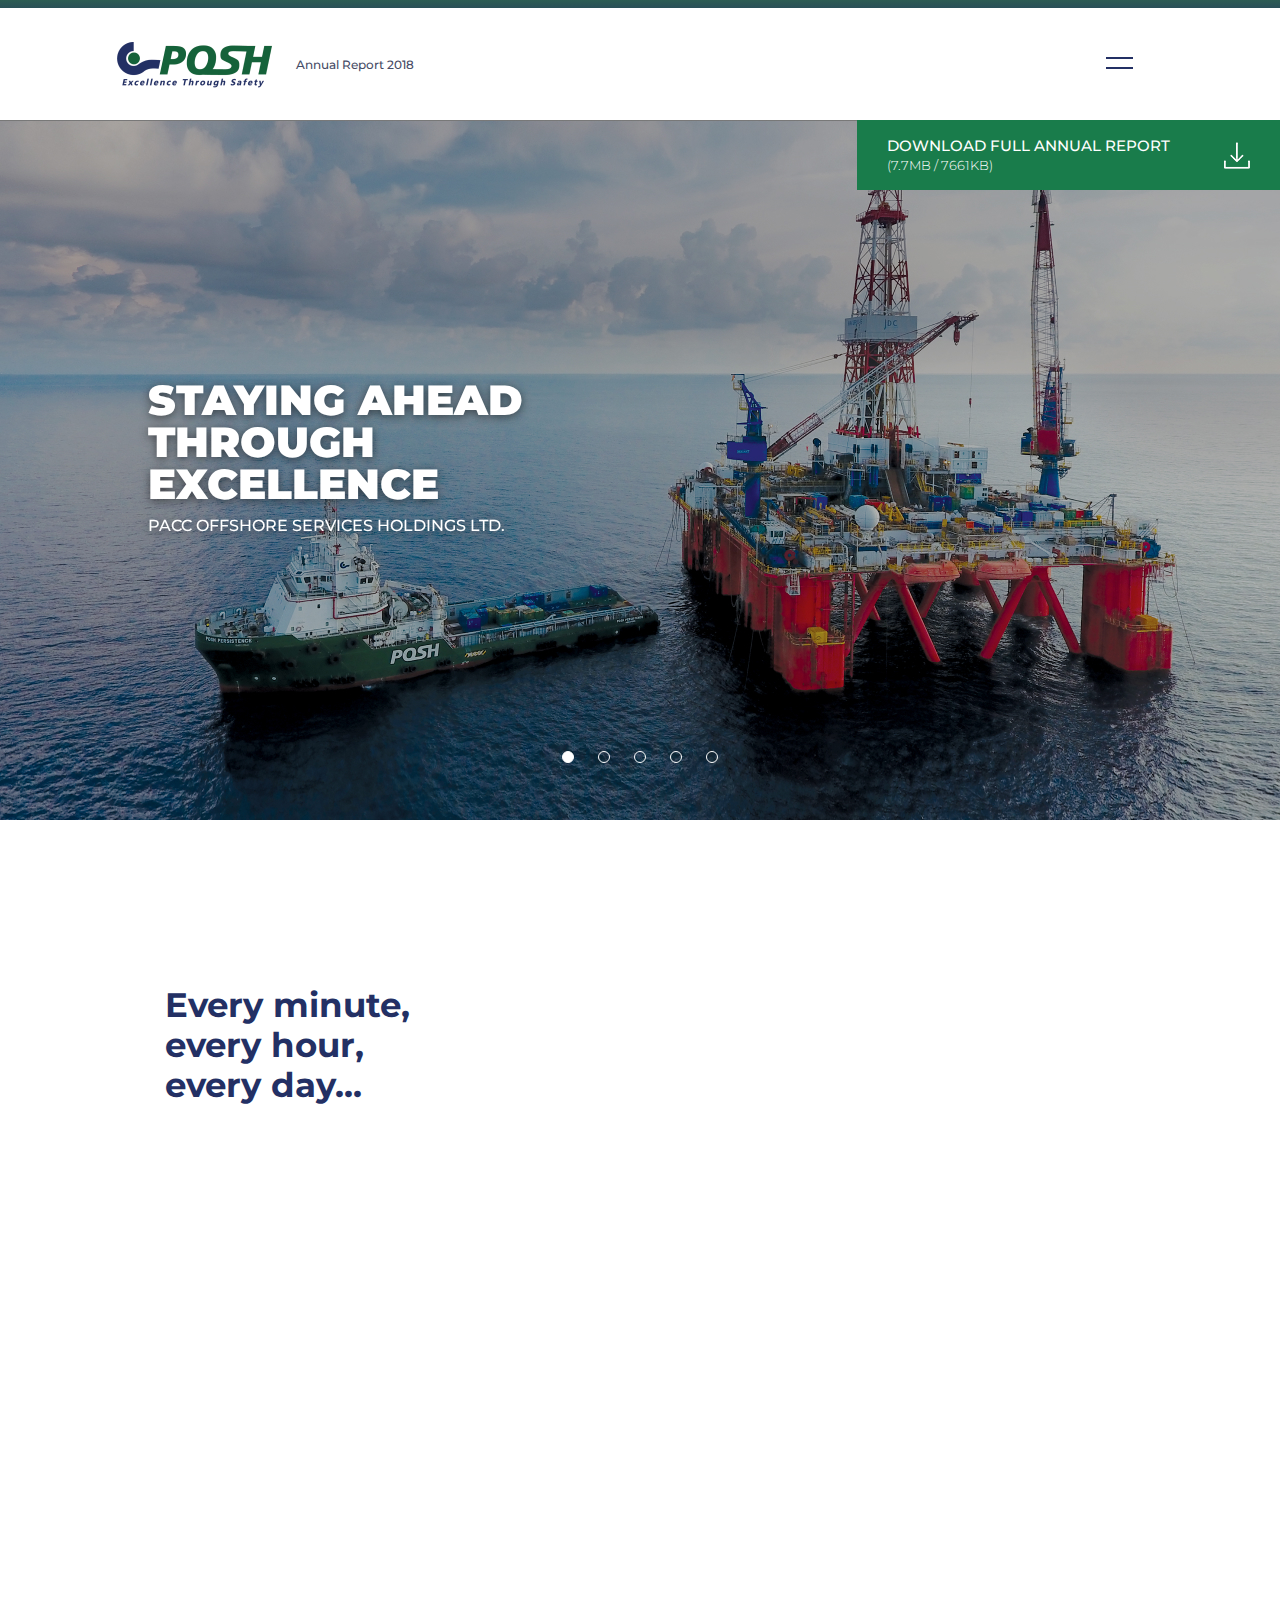
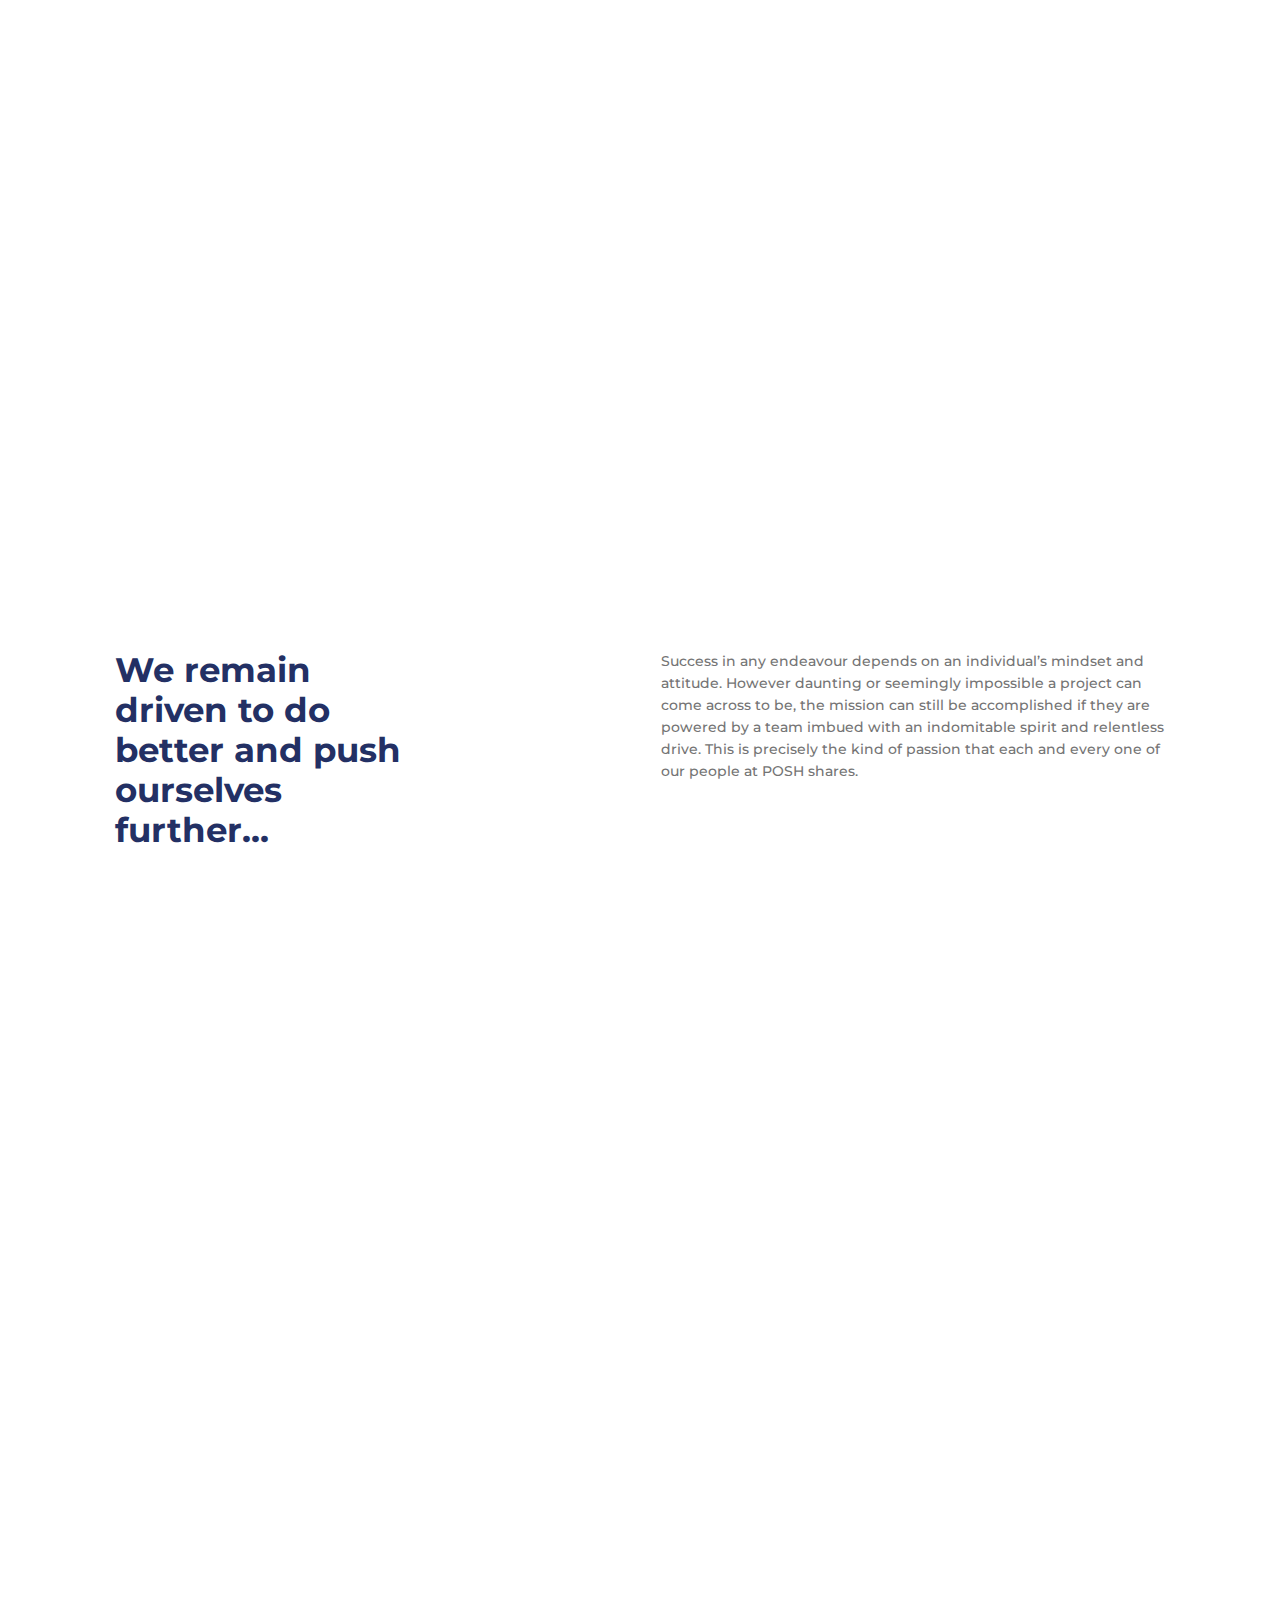
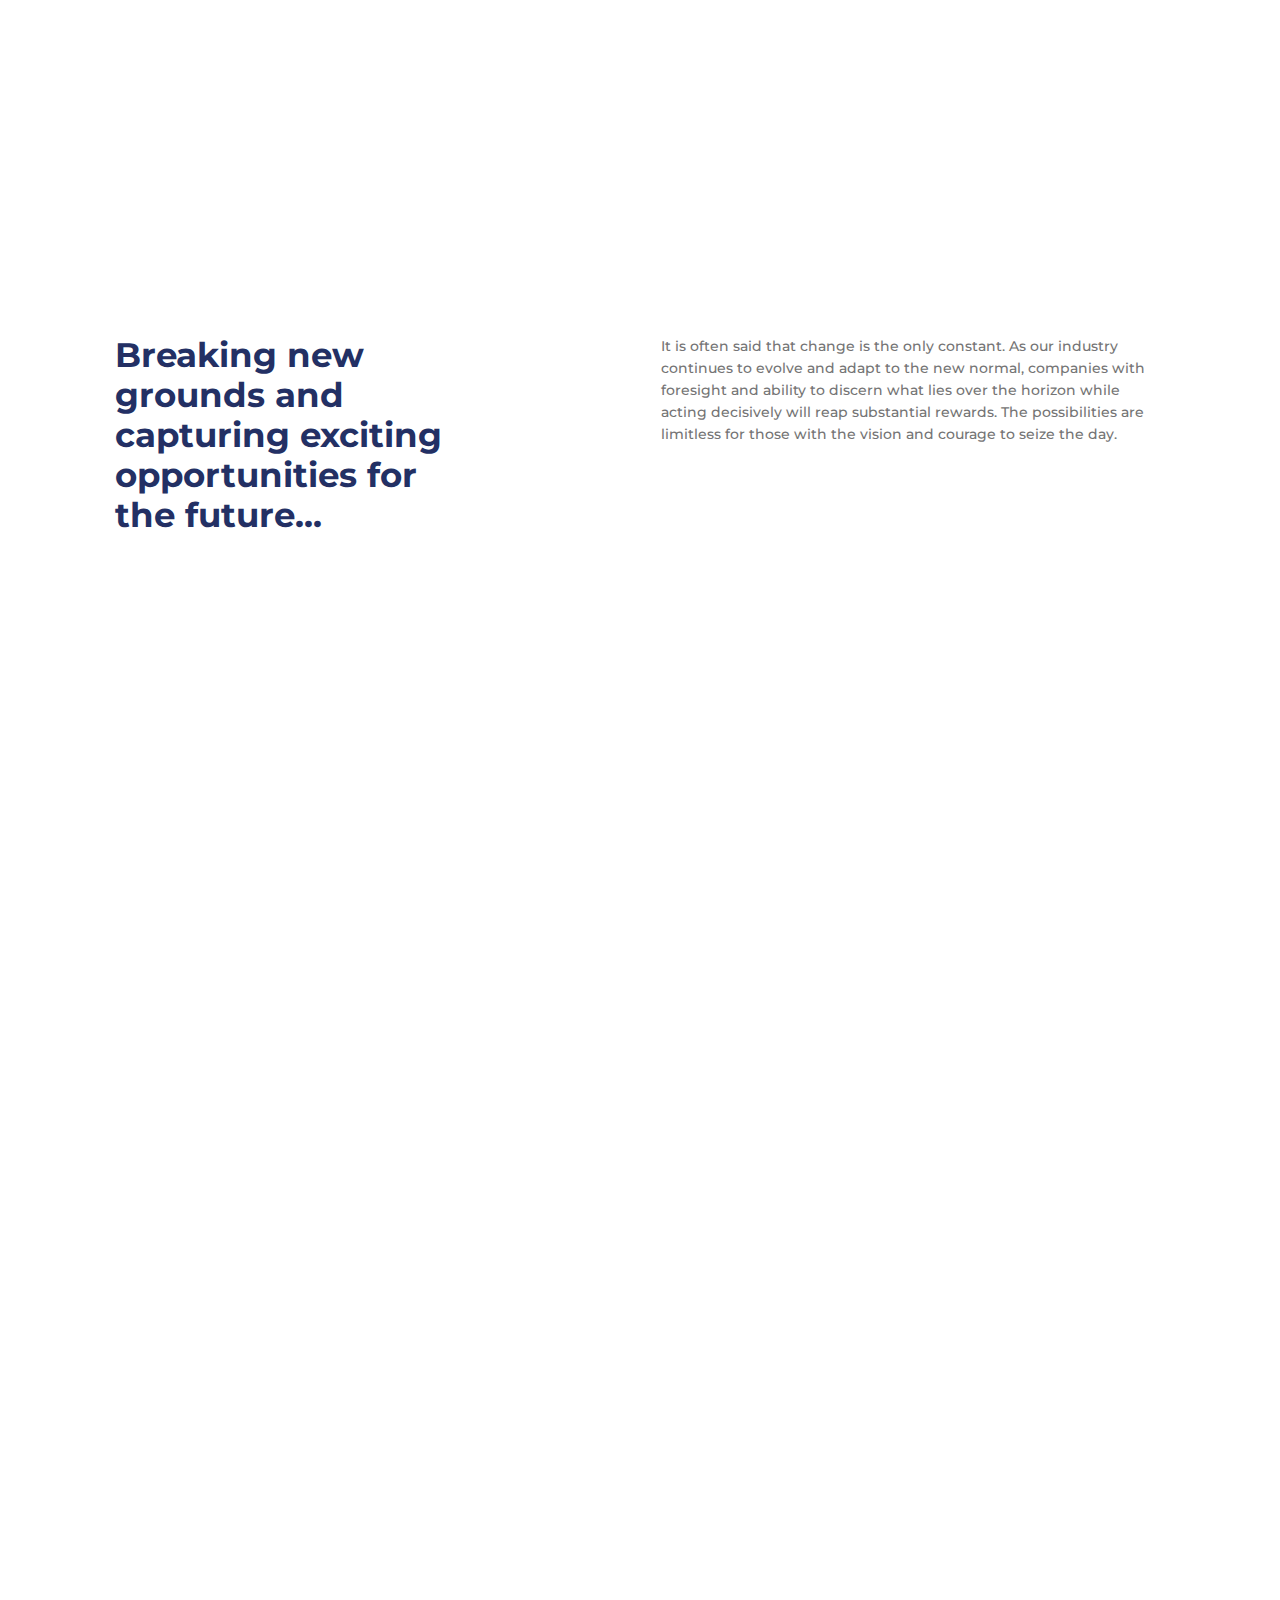
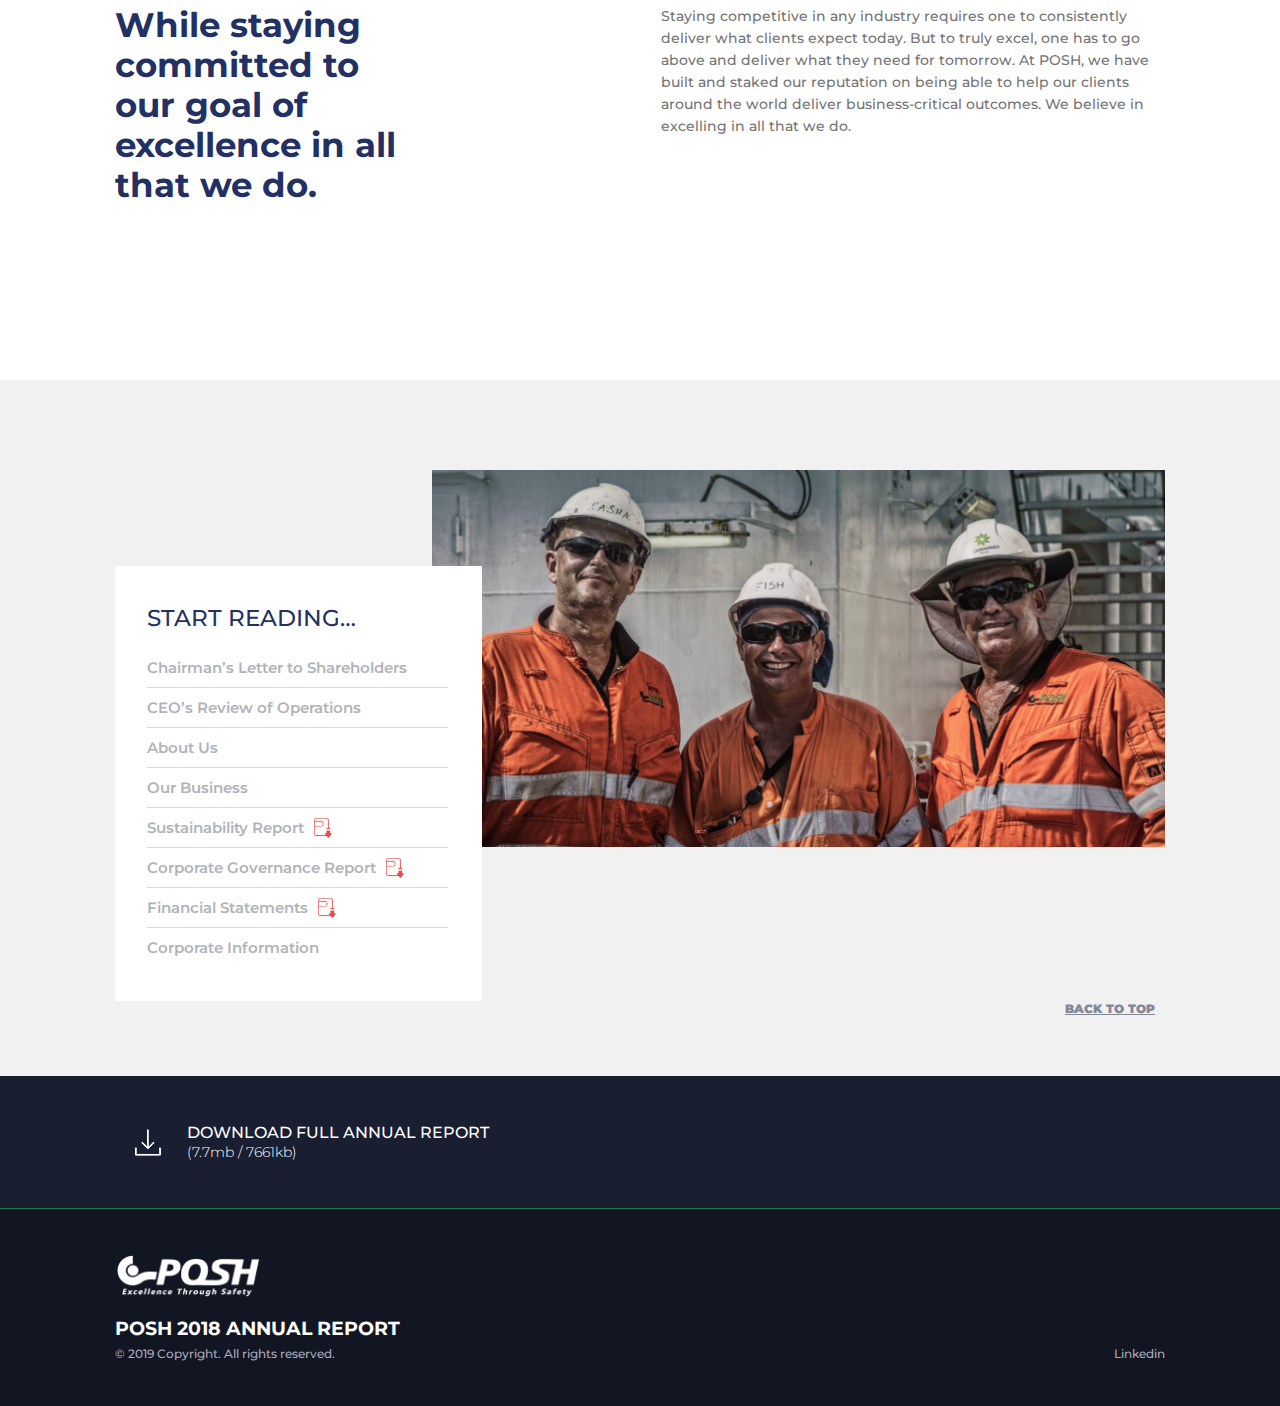
<file: index.html>
﻿<!DOCTYPE HTML>
<html>
    <head>
        <meta charset="utf-8" />
        
        <title>Home Page</title>
        
        <meta name="description" content="" />
        <meta name="keywords" content="" />
        
       	<meta name="viewport" content="width=device-width, initial-scale=1, maximum-scale=1" />
		<meta name="theme-color" content="#306C4D" />
		<meta name="yandex-tableau-widget" content="logo=, color=#306C4D" />
		
		<meta property="og:title" content="" />
		<meta property="og:site_name" content="" />
		<meta property="og:url" content="" />
		<meta property="og:description" content="" />
		<meta property="og:image" content="" />
        
        <link rel="stylesheet" type="text/css" href="css/style.css" />
        <link rel="stylesheet" type="text/css" href="css/slick/slick.css"/>
        
    	<link rel="shortcut icon" type="image/x-icon" href="" />

    </head>
    <body id="top">
    	
    	
    	<header class="">
			<div class="header-border-top"></div>
			<div class="container">
				<a class="header-logo hover-trans-05" href="/" title="">
					<img src="images/POSH-logo2.png" alt="" title="" />
				</a>
				<div class="header-text table-block">
					<p>Annual Report 2018</p>
				</div>
				<div class="header-bob-menu-bt-block table-block">
					<div>
						<button id="header-bob-menu-bt" class="def-bt hover-trans-05"></button>
					</div>
				</div>
			</div>
			<div id="header-menu-block">
				<a class="header-download-link" href="files/POSH AR2018.pdf" target="_blank" title="" download>DOWNLOAD FULL ANNUAL REPORT <br /><span>(7.7mb / 7661kb)</span></a>
				<div class="container">
					<nav class="header-navigation">
						<ul>
							<li>
								<a class="hover-trans-05" href="/" title="">home</a>
							</li>
							<li>
								<a class="hover-trans-05" href="chairmanMessage.html" title="">CHAIRMAN’S LETTER TO <br />SHAREHOLDERS</a>
							</li>
							<li>
								<a class="hover-trans-05" href="ceoReviewOperations.html" title="">CEO’S REVIEW OF OPERATIONS</a>
							</li>
							<li class="in">
								<a class="hover-trans-05" href="aboutUs.html" title="">About Us</a>
								<ul>
									<li>
										<a class="hover-trans-05" href="corporateProfile.html" title="">Corporate Profile</a>
									</li>
									<li>
										<a class="hover-trans-05" href="businessDivisions.html" title="">Business Divisions</a>
									</li>
									<li>
										<a class="hover-trans-05" href="ourGrowthJourney.html" title="">Our Growth Journey</a>
									</li>
									<li>
										<a class="hover-trans-05" href="bod.html" title="">Board of Directors</a>
									</li>
									<li>
										<a class="hover-trans-05" href="seniorManagement.html" title="">Senior Management</a>
									</li>
									<li>
										<a class="hover-trans-05" href="ourPeopleCommunity.html" title="">Our People Our Community</a>
									</li>
								</ul>
							</li>
							<li class="in">
								<a class="hover-trans-05" href="ourBusiness.html" title="">Our Business</a>
								<ul>
									<li>
										<a class="hover-trans-05" href="financialHighlights.html" title="">Financial Highlights</a>
									</li>
									<li>
										<a class="hover-trans-05" href="operationFinancialReview.html" title="">Operations &amp; Financial Review</a>
									</li>
									<li>
										<a class="hover-trans-05" href="geographicPresence.html" title="">Geographical Presence</a>
									</li>
									<li>
										<a class="hover-trans-05" href="files/OUR FLEET.pdf" target="_blank" title="" download>Our Fleet <span class="bg pdf-link-img"></span> (412kb)</a>
									</li>
								</ul>
							</li>
						</ul>
					</nav>
					
					<nav class="header-navigation">
						<ul>
							<li class="in">
								<a class="hover-trans-05" href="files/SUSTAINABILITY REPORT.pdf" target="_blank" title="" download>SUSTAINABILITY REPORT <span class="bg pdf-link-img"></span> <br />(1.8mb / 1768kb)</a>
							</li>
							<li>
								<a class="hover-trans-05" href="files/CORPORATE GOVERNANCE REPORT.pdf" target="_blank" title="" download>CORPORATE GOVERNANCE <br />REPORT <span class="bg pdf-link-img"></span> (140kb)</a>
							</li>
							<li>
								<a class="hover-trans-05" href="files/FINANCIAL STATEMENTS.pdf" target="_blank" title="" download>FINANCIAL STATEMENTS <span class="bg pdf-link-img"></span> <br />(687kb)</a>
							</li>
							<li>
								<a class="hover-trans-05" href="corporateInformation.html" title="">CORPORATE INFORMATION</a>
							</li>
						</ul>
					</nav>
					
					<div class="clear"></div>
					<div class="header-coop">
						<p>© 2019 Copyright. All rights reserved. PACC OFFSHORE Services Holding Ltd</p>
						<p>
							<a href="https://www.linkedin.com/company/pacc-offshore-services-holdings-ltd/" target="_blank" title="">Linkedin</a>
						</p>
						
						<a href="files/POSH AR2018.pdf" target="_blank" title="" class="mob-download-bt" download>DOWNLOAD FULL REPORT</a>
						<a href="#" title="" class="header-coop-mob-link">REQUEST FOR PRINT COPY</a>
					</div>
				</div>
			</div>
		</header>
    	
    	<div class="home-page-slider-block">
    		<a class="header-download-link" href="files/POSH AR2018.pdf" target="_blank" title="" download>DOWNLOAD FULL ANNUAL REPORT <br /><span>(7.7mb / 7661kb)</span></a>
			<div id="home-page-slider">
				<div class="home-page-slider-slide bg" style="background-image: url( 'images/img/slide01.jpg' ); background-position: center;"></div>
				<div class="home-page-slider-slide bg" style="background-image: url( 'images/img/slide02.jpg' ); background-position: center;"></div>
				<div class="home-page-slider-slide bg" style="background-image: url( 'images/img/slide03.jpg' ); background-position: center;"></div>
				<div class="home-page-slider-slide bg" style="background-image: url( 'images/img/slide04.jpg' ); background-position: center;"></div>
				<div class="home-page-slider-slide bg" style="background-image: url( 'images/img/slide05.jpg' ); background-position: center;"></div>
			</div>
			<div class="home-page-slider-text table-block">
				<div>
					<div class="container">
						<h1 class="big-p text-shadow">
							STAYING AHEAD <br />
							THROUGH <br />
							EXCELLENCE
						</h1>
						<p class="litle-p text-shadow">PACC OFFSHORE SERVICES HOLDINGS LTD.</p>
					</div>
				</div>
			</div>
		</div>
    	
    	<div id="block-2">
			<div class="container">
				<p class="left-p">Every minute, <br />every hour, <br />every day...</p>
			</div>
		</div>
    	
    	<div id="block-3" class="block-image-bg bg" style="background-image: url( 'images/img/main-page-block-3.jpg' );"></div>
    	
    	<div id="block-4">
			<div class="container">
				<p class="left-p">We remain <br />driven to do <br />better and push <br />ourselves <br />further...</p>
				<p class="right-p">Success in any endeavour depends on an individual’s mindset and attitude. However daunting or seemingly impossible a project can come across to be, the mission can still be accomplished if they are powered by a team imbued with an indomitable spirit and relentless drive. This is precisely the kind of passion that each and every one of our people at POSH shares.</p>
			</div>
		</div>
    	
    	<div id="block-5" class="block-image-bg bg" style="background-image: url( 'images/img/main-page-block-5.jpg' );"></div>
    	
    	<div id="block-6">
			<div class="container">
			  <p class="left-p">Breaking new <br>
			    grounds and <br>
			    capturing exciting <br>
			    opportunities for <br>
			    the future...</p>
			  <p class="right-p">It is often said that change is the only constant. As our industry continues to evolve and adapt to the new normal, companies with foresight and ability to discern what lies over the horizon while acting decisively will reap substantial rewards. The possibilities are limitless for those with the vision and courage to seize the day.</p>
			</div>
		</div>
    	
    	<div id="block-7" class="block-image-bg bg" style="background-image: url( 'images/img/main-page-block-7.jpg' );"></div>
    	
    	<div id="block-8">
			<div class="container">
				<p class="left-p">While staying <br />committed to <br />our goal of <br />excellence in all <br />that we do.</p>
				<p class="right-p">Staying competitive in any industry requires one to consistently deliver what clients expect today. But to truly excel, one has to go above and deliver what they need for tomorrow. At POSH, we have built and staked our reputation on being able to help our clients around the world deliver business-critical outcomes. We believe in excelling in all that we do.</p>
			</div>
		</div>
    	
    	<div id="block-9">
    		<div class="container">
    			
    			<div class="content-block-1">
					<img src="images/img/main-page-block-9.jpg" alt="" title="" />
					<div class="left-text">
						<p class="big-p">START READING…</p>
						<ul>
							<li>
								<a class="hover-trans-05" href="chairmanMessage.html" title="">Chairman’s Letter to Shareholders</a>
							</li>
							<li>
								<a class="hover-trans-05" href="ceoReviewOperations.html" title="">CEO’s Review of Operations</a>
							</li>
							<li>
								<a class="hover-trans-05" href="aboutUs.html" title="">About Us</a>
							</li>
							<li>
								<a class="hover-trans-05" href="ourBusiness.html" title="">Our Business</a>
							</li>
							<li>
								<a class="hover-trans-05" href="#" title="" target="_blank">Sustainability Report <span class="bg pdf-link-img"></span></a>
							</li>
							<li>
								<a class="hover-trans-05" href="#" title="" target="_blank">Corporate Governance Report <span class="bg pdf-link-img"></span></a>
							</li>
							<li>
								<a class="hover-trans-05" href="#" title="" target="_blank">Financial Statements <span class="bg pdf-link-img"></span></a>
							</li>
							<li>
								<a class="hover-trans-05" href="corporateInformation.html" title="">Corporate Information</a>
							</li>
						</ul>
					</div>
				</div>
				<div class="back-to-top-block">
					<a class="nav-link hover-trans-05" href="#top" title="">Back to Top</a>
				</div>
				
    		</div>
    	</div>
    	
    	<div class="download-block">
			<div class="container">
				<div class="table-block">
					<a class="download-link hover-trans-05" href="files/POSH AR2018.pdf" target="_blank" title="" download>DOWNLOAD FULL ANNUAL REPORT <br /><span>(7.7mb / 7661kb)</span></a>
				</div>
			</div>
		</div>
    	
    	<footer>
			<div class="container">
				<a class="footer-logo-link hover-trans-05" href="/" title="">
					<img src="images/POSH-logo2-white.png" alt="" title="" />
				</a>
				
				<p class="big-p">posh 2018 annual report</p>
				<p class="litle-p left">© 2019 Copyright. All rights reserved.</p>
				<p class="litle-p right">
					<a href="https://www.linkedin.com/company/pacc-offshore-services-holdings-ltd/" title="" target="_blank">Linkedin</a>
				</p>
			</div>
		</footer>
		
    	
    	<script type="text/javascript" src="js/jquery/jquery-1.11.0.min.js"></script>
  		<script type="text/javascript" src="js/jquery/jquery-migrate-1.2.1.min.js"></script>
    	<script type="text/javascript" src="js/slick/slick.min.js"></script>
    	<script type="text/javascript" src="js/main-script.js"></script>
    </body>
</html>
</file>
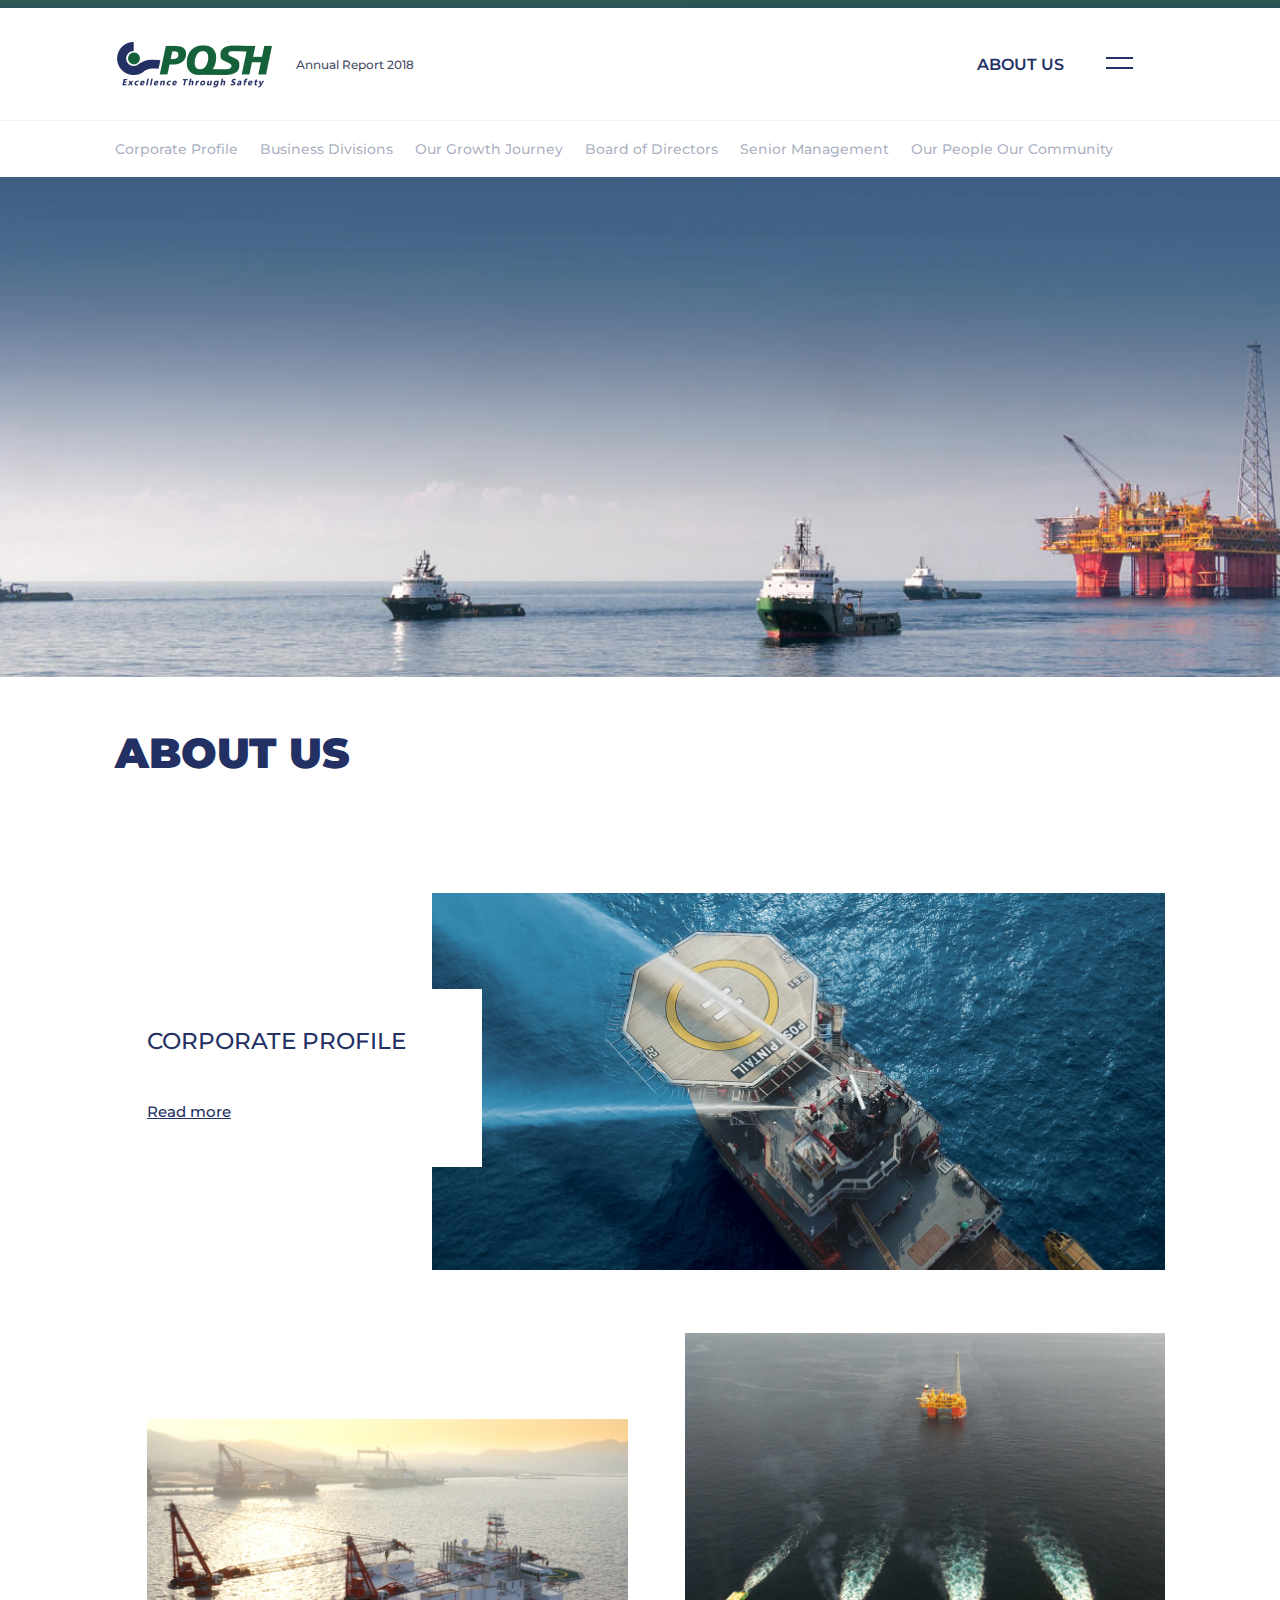
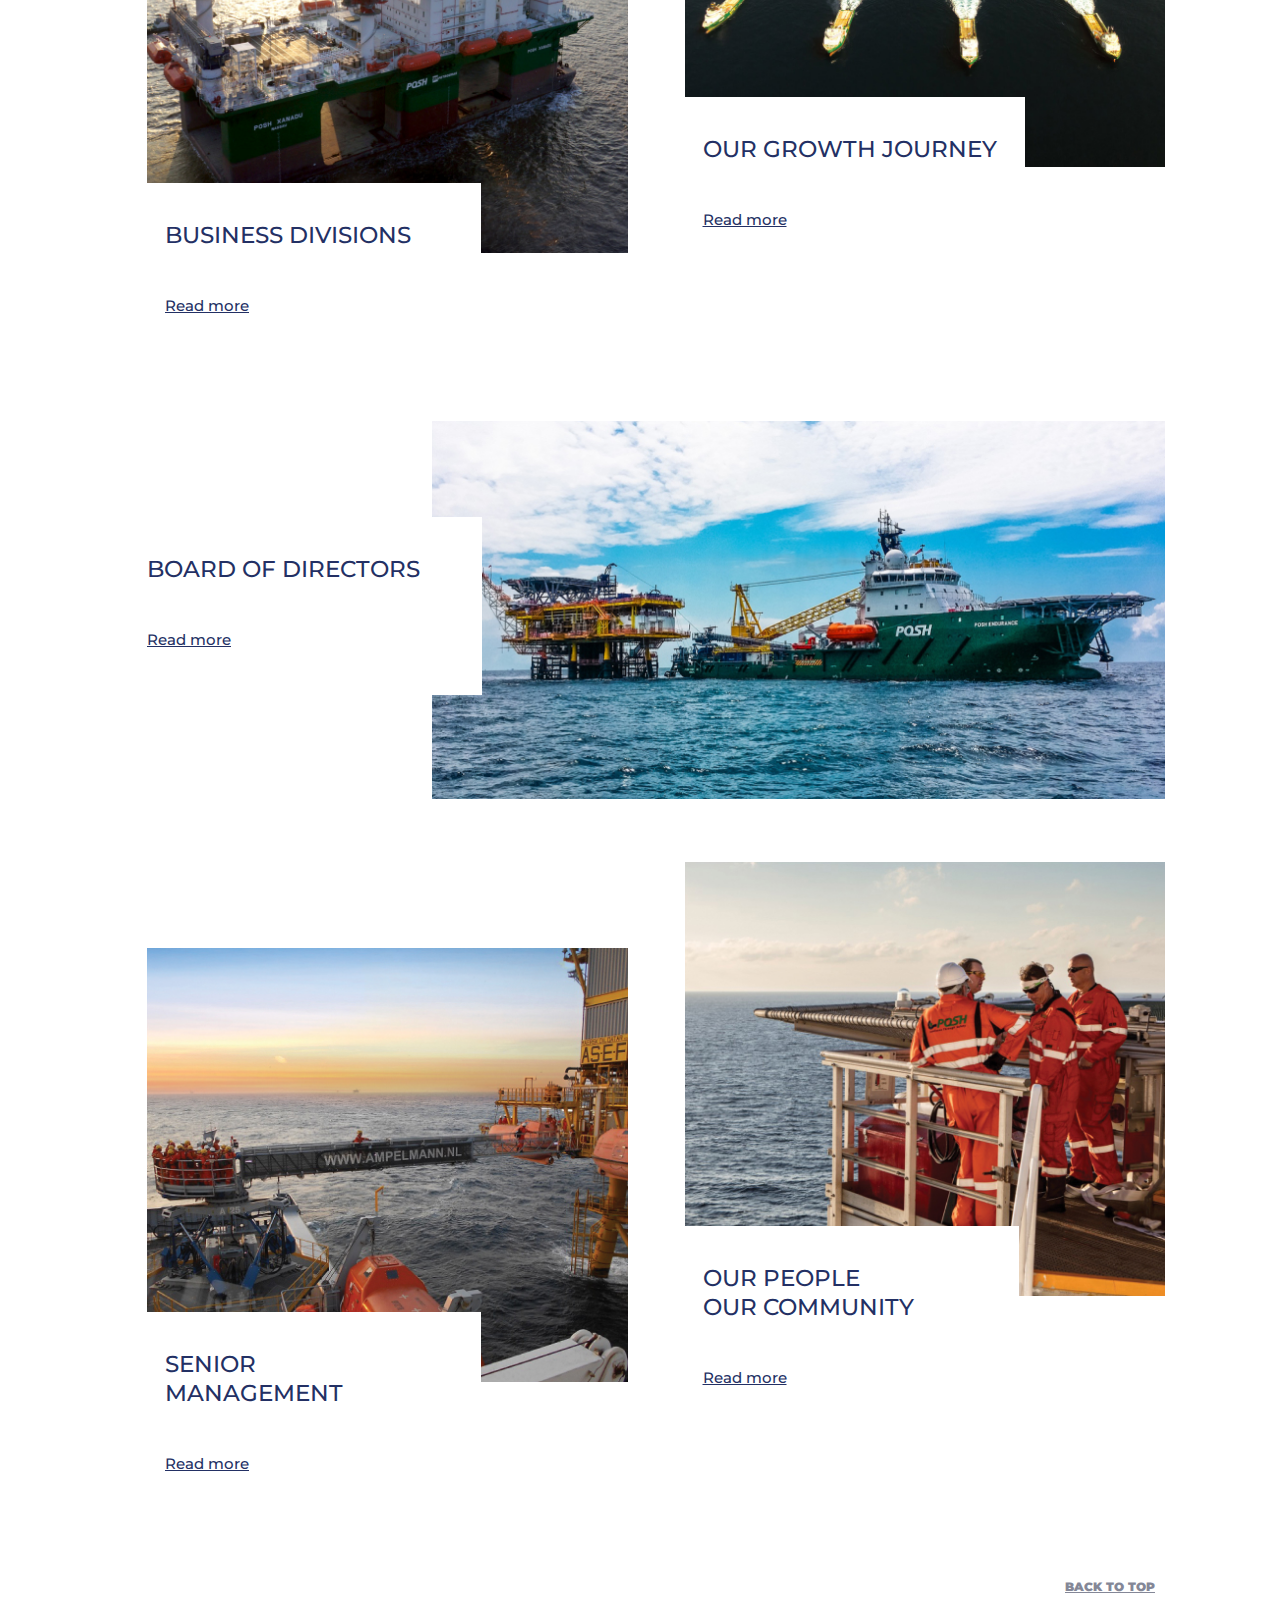
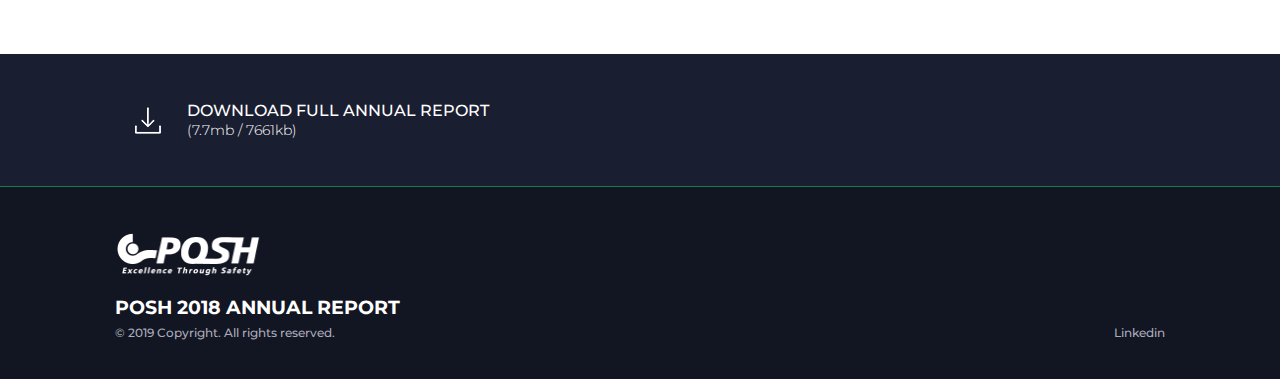
<file: aboutUs.html>
﻿<!DOCTYPE HTML>
<html>
    <head>
        <meta charset="utf-8" />
        
        <title>aboutUs</title>
        
        <meta name="description" content="" />
        <meta name="keywords" content="" />
        
       	<meta name="viewport" content="width=device-width, initial-scale=1, maximum-scale=1" />
		<meta name="theme-color" content="#306C4D" />
		<meta name="yandex-tableau-widget" content="logo=, color=#306C4D" />
		
		<meta property="og:title" content="" />
		<meta property="og:site_name" content="" />
		<meta property="og:url" content="" />
		<meta property="og:description" content="" />
		<meta property="og:image" content="" />
        
        <link rel="stylesheet" type="text/css" href="css/style.css" />
        <link rel="stylesheet" type="text/css" href="css/slick/slick.css"/>
        
    	<link rel="shortcut icon" type="image/x-icon" href="" />

    </head>
    <body id="top">
    	
    	<header class="">
			<div class="header-border-top"></div>
			<div class="container">
				<a class="header-logo hover-trans-05" href="#" title="">
					<img src="images/POSH-logo2.png" alt="" title="" />
				</a>
				<div class="header-text table-block">
					<p>Annual Report 2018</p>
				</div>
				<div class="header-bob-menu-bt-block table-block">
					<div>
						<button id="header-bob-menu-bt" class="def-bt hover-trans-05"></button>
					</div>
				</div>
				<div class="header-page-title table-block">
					<p>about us</p>
				</div>
			</div>
			<div id="header-menu-block">
				<a class="header-download-link" href="files/POSH AR2018.pdf" target="_blank" title="" download>DOWNLOAD FULL ANNUAL REPORT <br /><span>(7.7mb / 7661kb)</span></a>
				<div class="container">
					<nav class="header-navigation">
						<ul>
							<li>
								<a class="hover-trans-05" href="/" title="">home</a>
							</li>
							<li>
								<a class="hover-trans-05" href="chairmanMessage.html" title="">CHAIRMAN’S LETTER TO <br />SHAREHOLDERS</a>
							</li>
							<li>
								<a class="hover-trans-05" href="ceoReviewOperations.html" title="">CEO’S REVIEW OF OPERATIONS</a>
							</li>
							<li class="in">
								<a class="hover-trans-05" href="aboutUs.html" title="">About Us</a>
								<ul>
									<li>
										<a class="hover-trans-05" href="corporateProfile.html" title="">Corporate Profile</a>
									</li>
									<li>
										<a class="hover-trans-05" href="businessDivisions.html" title="">Business Divisions</a>
									</li>
									<li>
										<a class="hover-trans-05" href="ourGrowthJourney.html" title="">Our Growth Journey</a>
									</li>
									<li>
										<a class="hover-trans-05" href="bod.html" title="">Board of Directors</a>
									</li>
									<li>
										<a class="hover-trans-05" href="seniorManagement.html" title="">Senior Management</a>
									</li>
									<li>
										<a class="hover-trans-05" href="ourPeopleCommunity.html" title="">Our People Our Community</a>
									</li>
								</ul>
							</li>
							<li class="in">
								<a class="hover-trans-05" href="ourBusiness.html" title="">Our Business</a>
								<ul>
									<li>
										<a class="hover-trans-05" href="financialHighlights.html" title="">Financial Highlights</a>
									</li>
									<li>
										<a class="hover-trans-05" href="operationFinancialReview.html" title="">Operations &amp; Financial Review</a>
									</li>
									<li>
										<a class="hover-trans-05" href="geographicPresence.html" title="">Geographical Presence</a>
									</li>
									<li>
										<a class="hover-trans-05" href="files/OUR FLEET.pdf" target="_blank" title="" download>Our Fleet <span class="bg pdf-link-img"></span> (412kb)</a>
									</li>
								</ul>
							</li>
						</ul>
					</nav>
					
					<nav class="header-navigation">
						<ul>
							<li class="in">
								<a class="hover-trans-05" href="files/SUSTAINABILITY REPORT.pdf" target="_blank" title="" download>SUSTAINABILITY REPORT <span class="bg pdf-link-img"></span> <br />(1.8mb / 1768kb)</a>
							</li>
							<li>
								<a class="hover-trans-05" href="files/CORPORATE GOVERNANCE REPORT.pdf" target="_blank" title="" download>CORPORATE GOVERNANCE <br />REPORT <span class="bg pdf-link-img"></span> (140kb)</a>
							</li>
							<li>
								<a class="hover-trans-05" href="files/FINANCIAL STATEMENTS.pdf" target="_blank" title="" download>FINANCIAL STATEMENTS <span class="bg pdf-link-img"></span> <br />(687kb)</a>
							</li>
							<li>
								<a class="hover-trans-05" href="corporateInformation.html" title="">CORPORATE INFORMATION</a>
							</li>
						</ul>
					</nav>
					
					<div class="clear"></div>
					<div class="header-coop">
						<p>© 2019 Copyright. All rights reserved. PACC OFFSHORE Services Holding Ltd</p>
						<p>
							<a href="https://www.linkedin.com/company/pacc-offshore-services-holdings-ltd/" target="_blank" title="">Linkedin</a>
						</p>
						
						<a href="files/POSH AR2018.pdf" target="_blank" title="" class="mob-download-bt" download>DOWNLOAD FULL REPORT</a>
						<a href="#" title="" class="header-coop-mob-link">REQUEST FOR PRINT COPY</a>
					</div>
				</div>
			</div>
		</header>
    	<div class="menu-bottom-block">
			<div class="container">
				<div class="header-bottom-page-title table-block"></div>
				<ul>
					<li>
						<a href="corporateProfile.html" title="">Corporate Profile</a>
					</li>
					<li>
						<a href="businessDivisions.html" title="">Business Divisions</a>
					</li>
					<li>
						<a href="ourGrowthJourney.html" title="">Our Growth Journey</a>
					</li>
					<li>
						<a href="bod.html" title="">Board of Directors</a>
					</li>
					<li>
						<a href="seniorManagement.html" title="">Senior Management</a>
					</li>
					<li>
						<a href="ourPeopleCommunity.html" title="">Our People Our Community</a>
					</li>
				</ul>
			</div>
		</div>
    	<div class="image-bg-top-block bg" style="background-image: url( 'images/img/aboutUsTopBg.jpg' );"></div>
		
		<div class="content">
			<div class="container">
				
				<h1>about us</h1>
				
				
    			<div class="content-block-1 margin-b-60">
					<a href="corporateProfile.html" title="">
						<img class="hover-trans-05" src="images/about-us/01.jpg" alt="" title="" />
					</a>
					<div class="left-text">
						<p class="big-p">Corporate Profile</p>
						<p>POSH’s Growth through the years</p>
						<p><a href="corporateProfile.html" title="">Read more</a></p>
					</div>
				</div>
				
    			<div class="content-block-1 margin-b-60 content-block-1-mini left">
    				<a href="businessDivisions.html" title="">
						<img class="hover-trans-05" src="images/about-us/02.jpg" alt="" title="" />
					</a>
					<div class="left-text">
						<p class="big-p">Business Divisions</p>
						<p>by Captain Gerald Seow</p>
						<p><a href="businessDivisions.html" title="">Read more</a></p>
					</div>
				</div>
				
    			<div class="content-block-1 margin-b-60 content-block-1-mini right">
    				<a href="ourGrowthJourney.html" title="">
						<img class="hover-trans-05" src="images/about-us/03.jpg" alt="" title="" />
					</a>
					<div class="left-text">
						<p class="big-p">Our growth Journey</p>
						<p>A reflection of market conditions</p>
						<p><a href="ourGrowthJourney.html" title="">Read more</a></p>
					</div>
				</div>
				
    			<div class="content-block-1 margin-b-60">
					<a href="bod.html" title="">
						<img class="hover-trans-05" src="images/about-us/04.jpg" alt="" title="" />
					</a>
					<div class="left-text">
						<p class="big-p">Board of DIrectors</p>
						<p>POSH’s Growth through the years</p>
						<p><a href="bod.html" title="">Read more</a></p>
					</div>
				</div>
				
    			<div class="content-block-1 margin-b-60 content-block-1-mini left">
    				<a href="seniorManagement.html" title="">
						<img class="hover-trans-05" src="images/about-us/05.jpg" alt="" title="" />
					</a>
					<div class="left-text">
						<p class="big-p">Senior <br />Management</p>
						<p>by Captain Gerald Seow</p>
						<p><a href="seniorManagement.html" title="">Read more</a></p>
					</div>
				</div>
				
    			<div class="content-block-1 margin-b-60 content-block-1-mini right">
    				<a href="ourPeopleCommunity.html" title="">
						<img class="hover-trans-05" src="images/about-us/06.jpg" alt="" title="" />
					</a>
					<div class="left-text">
						<p class="big-p">Our People <br />Our Community</p>
						<p>A reflection of market conditions</p>
						<p><a href="ourPeopleCommunity.html" title="">Read more</a></p>
					</div>
				</div>
				
			
			</div>
		</div>
		
		<div>
			<div class="container">
				<div class="back-to-top-block">
					<a class="nav-link hover-trans-05" href="#top" title="">Back to Top</a>
				</div>
			</div>
		</div>
		
    	<div class="download-block">
			<div class="container">
				<div class="table-block">
					<a class="download-link hover-trans-05" href="files/POSH AR2018.pdf" target="_blank" title="" download>DOWNLOAD FULL ANNUAL REPORT <br /><span>(7.7mb / 7661kb)</span></a>
				</div>
			</div>
		</div>
    	
    	<footer>
			<div class="container">
				<a class="footer-logo-link hover-trans-05" href="/" title="">
					<img src="images/POSH-logo2-white.png" alt="" title="" />
				</a>
				
				<p class="big-p">posh 2018 annual report</p>
				<p class="litle-p left">© 2019 Copyright. All rights reserved.</p>
				<p class="litle-p right">
					<a href="https://www.linkedin.com/company/pacc-offshore-services-holdings-ltd/" title="" target="_blank">Linkedin</a>
				</p>
			</div>
		</footer>
    	
    	<script type="text/javascript" src="js/jquery/jquery-1.11.0.min.js"></script>
  		<script type="text/javascript" src="js/jquery/jquery-migrate-1.2.1.min.js"></script>
    	<script type="text/javascript" src="js/slick/slick.min.js"></script>
    	<script type="text/javascript" src="js/main-script.js"></script>
    </body>
</html>
</file>
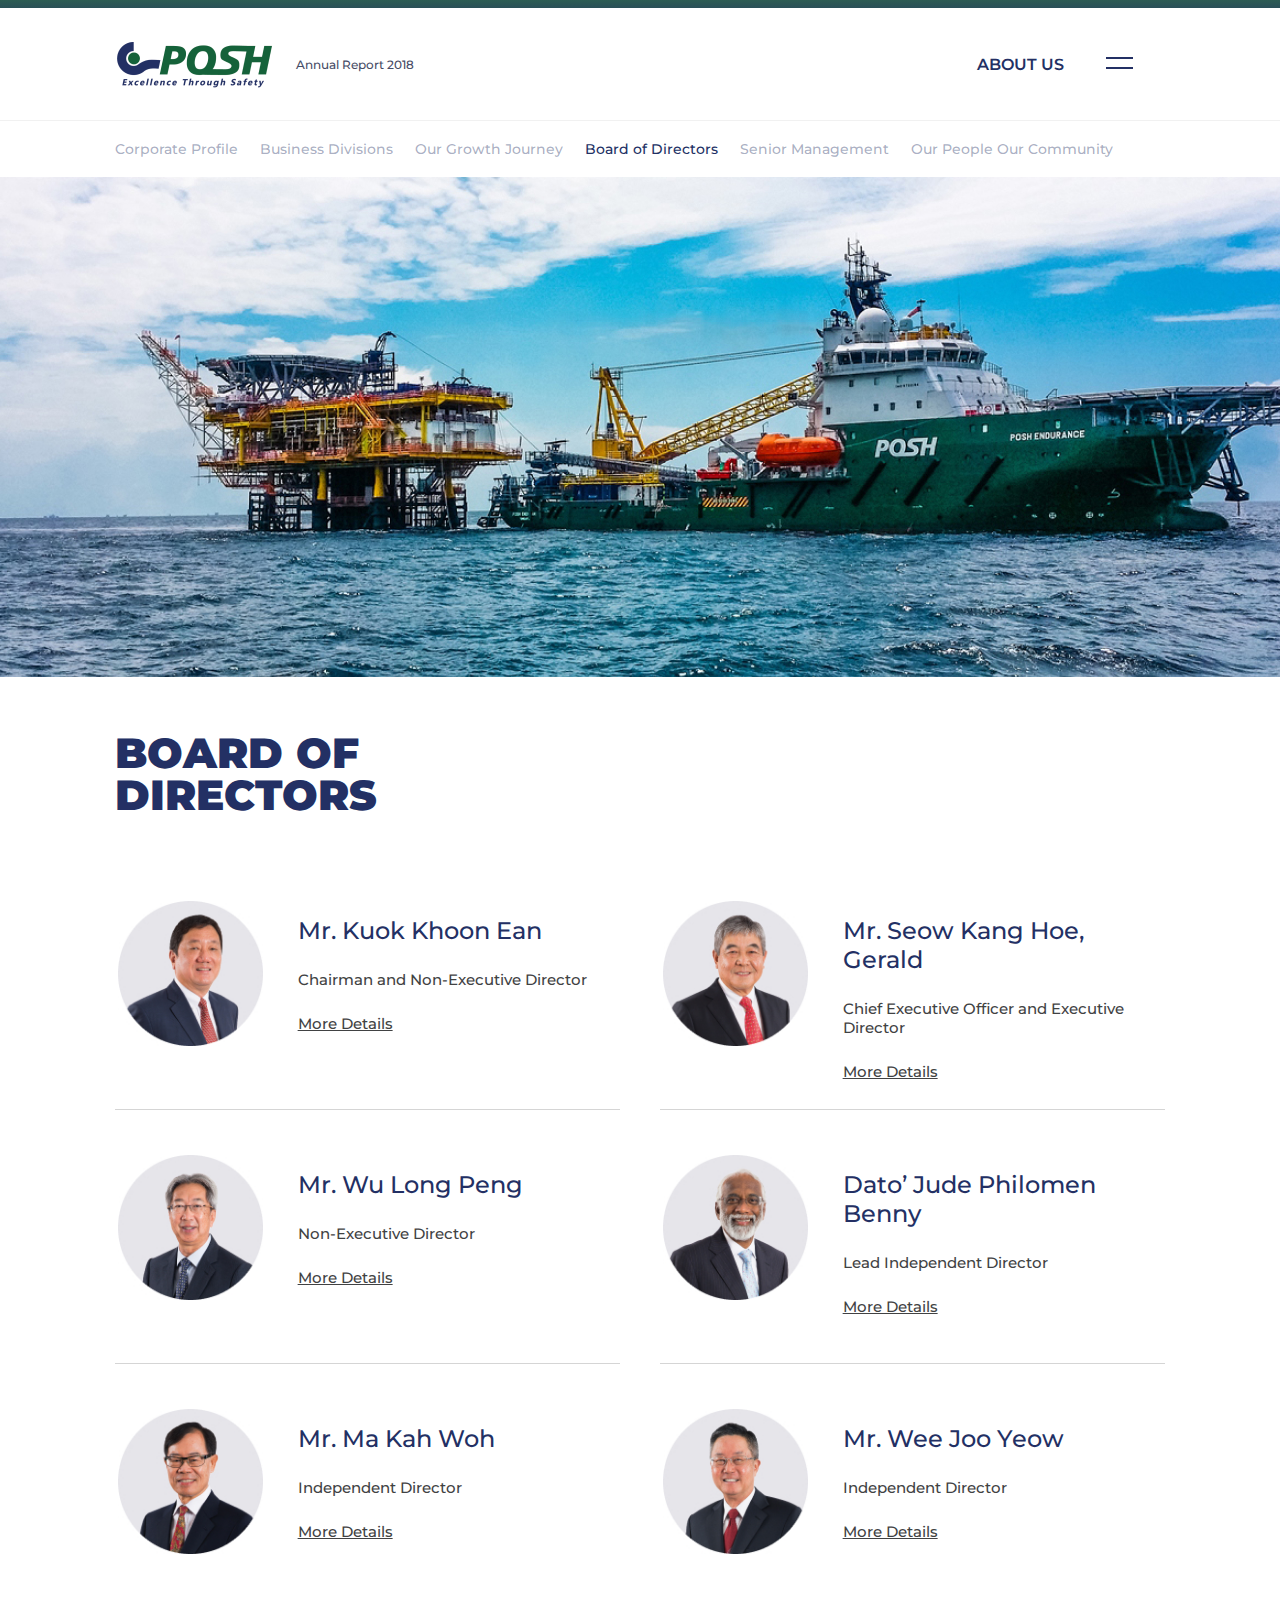
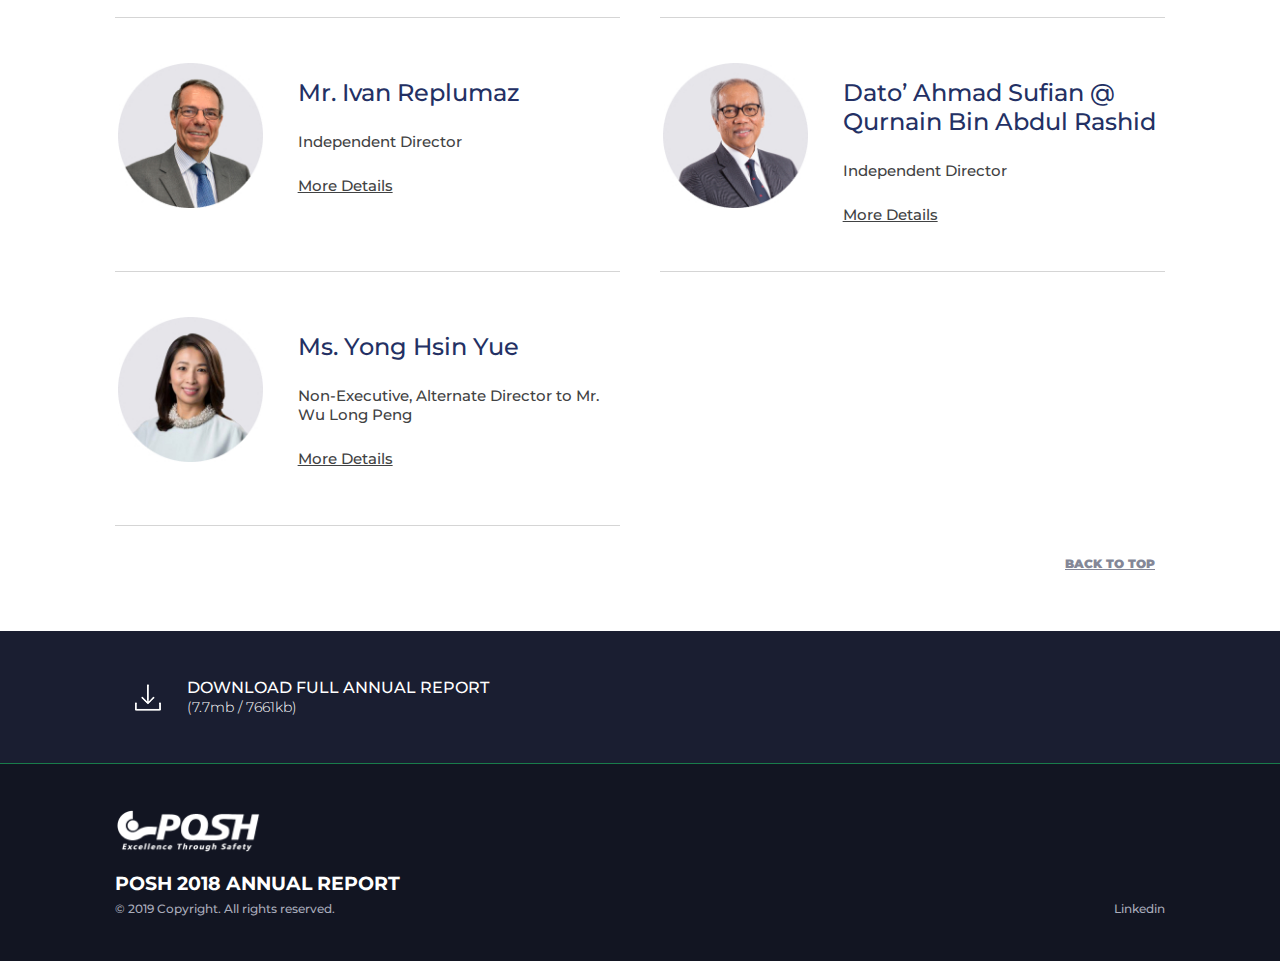
<file: bod.html>
﻿<!DOCTYPE HTML>
<html>
    <head>
        <meta charset="utf-8" />
        
        <title>bod</title>
        
        <meta name="description" content="" />
        <meta name="keywords" content="" />
        
       	<meta name="viewport" content="width=device-width, initial-scale=1, maximum-scale=1" />
		<meta name="theme-color" content="#306C4D" />
		<meta name="yandex-tableau-widget" content="logo=, color=#306C4D" />
		
		<meta property="og:title" content="" />
		<meta property="og:site_name" content="" />
		<meta property="og:url" content="" />
		<meta property="og:description" content="" />
		<meta property="og:image" content="" />
        
        <link rel="stylesheet" type="text/css" href="css/style.css" />
        <link rel="stylesheet" type="text/css" href="css/slick/slick.css"/>
        
    	<link rel="shortcut icon" type="image/x-icon" href="" />

    </head>
    <body id="top">

    	<header class="">
			<div class="header-border-top"></div>
			<div class="container">
				<a class="header-logo hover-trans-05" href="/" title="">
					<img src="images/POSH-logo2.png" alt="" title="" />
				</a>
				<div class="header-text table-block">
					<p>Annual Report 2018</p>
				</div>
				<div class="header-bob-menu-bt-block table-block">
					<div>
						<button id="header-bob-menu-bt" class="def-bt hover-trans-05"></button>
					</div>
				</div>
				<div class="header-page-title table-block">
					<p>about us</p>
				</div>
			</div>
			<div id="header-menu-block">
				<a class="header-download-link" href="files/POSH AR2018.pdf" target="_blank" title="" download>DOWNLOAD FULL ANNUAL REPORT <br /><span>(7.7mb / 7661kb)</span></a>
				<div class="container">
					<nav class="header-navigation">
						<ul>
							<li>
								<a class="hover-trans-05" href="/" title="">home</a>
							</li>
							<li>
								<a class="hover-trans-05" href="chairmanMessage.html" title="">CHAIRMAN’S LETTER TO <br />SHAREHOLDERS</a>
							</li>
							<li>
								<a class="hover-trans-05" href="ceoReviewOperations.html" title="">CEO’S REVIEW OF OPERATIONS</a>
							</li>
							<li class="in">
								<a class="hover-trans-05" href="aboutUs.html" title="">About Us</a>
								<ul>
									<li>
										<a class="hover-trans-05" href="corporateProfile.html" title="">Corporate Profile</a>
									</li>
									<li>
										<a class="hover-trans-05" href="businessDivisions.html" title="">Business Divisions</a>
									</li>
									<li>
										<a class="hover-trans-05" href="ourGrowthJourney.html" title="">Our Growth Journey</a>
									</li>
									<li>
										<a class="hover-trans-05" href="bod.html" title="">Board of Directors</a>
									</li>
									<li>
										<a class="hover-trans-05" href="seniorManagement.html" title="">Senior Management</a>
									</li>
									<li>
										<a class="hover-trans-05" href="ourPeopleCommunity.html" title="">Our People Our Community</a>
									</li>
								</ul>
							</li>
							<li class="in">
								<a class="hover-trans-05" href="ourBusiness.html" title="">Our Business</a>
								<ul>
									<li>
										<a class="hover-trans-05" href="financialHighlights.html" title="">Financial Highlights</a>
									</li>
									<li>
										<a class="hover-trans-05" href="operationFinancialReview.html" title="">Operations &amp; Financial Review</a>
									</li>
									<li>
										<a class="hover-trans-05" href="geographicPresence.html" title="">Geographical Presence</a>
									</li>
									<li>
										<a class="hover-trans-05" href="files/OUR FLEET.pdf" target="_blank" title="" download>Our Fleet <span class="bg pdf-link-img"></span> (412kb)</a>
									</li>
								</ul>
							</li>
						</ul>
					</nav>
					
					<nav class="header-navigation">
						<ul>
							<li class="in">
								<a class="hover-trans-05" href="files/SUSTAINABILITY REPORT.pdf" target="_blank" title="" download>SUSTAINABILITY REPORT <span class="bg pdf-link-img"></span> <br />(1.8mb / 1768kb)</a>
							</li>
							<li>
								<a class="hover-trans-05" href="files/CORPORATE GOVERNANCE REPORT.pdf" target="_blank" title="" download>CORPORATE GOVERNANCE <br />REPORT <span class="bg pdf-link-img"></span> (140kb)</a>
							</li>
							<li>
								<a class="hover-trans-05" href="files/FINANCIAL STATEMENTS.pdf" target="_blank" title="" download>FINANCIAL STATEMENTS <span class="bg pdf-link-img"></span> <br />(687kb)</a>
							</li>
							<li>
								<a class="hover-trans-05" href="corporateInformation.html" title="">CORPORATE INFORMATION</a>
							</li>
						</ul>
					</nav>
					
					<div class="clear"></div>
					<div class="header-coop">
						<p>© 2019 Copyright. All rights reserved. PACC OFFSHORE Services Holding Ltd</p>
						<p>
							<a href="https://www.linkedin.com/company/pacc-offshore-services-holdings-ltd/" target="_blank" title="">Linkedin</a>
						</p>
						
						<a href="files/POSH AR2018.pdf" target="_blank" title="" class="mob-download-bt" download>DOWNLOAD FULL REPORT</a>
						<a href="#" title="" class="header-coop-mob-link">REQUEST FOR PRINT COPY</a>
					</div>
				</div>
			</div>
		</header>
    	
    	<div class="menu-bottom-block">
			<div class="container">
				<div class="header-bottom-page-title table-block"></div>
				<ul>
					<li>
						<a href="corporateProfile.html" title="">Corporate Profile</a>
					</li>
					<li>
						<a href="businessDivisions.html" title="">Business Divisions</a>
					</li>
					<li>
						<a href="ourGrowthJourney.html" title="">Our Growth Journey</a>
					</li>
					<li class="active">
						<a href="bod.html" title="">Board of Directors</a>
					</li>
					<li>
						<a href="seniorManagement.html" title="">Senior Management</a>
					</li>
					<li>
						<a href="ourPeopleCommunity.html" title="">Our People Our Community</a>
					</li>
				</ul>
			</div>
		</div>
    	
    	<div class="image-bg-top-block bg" style="background-image: url( 'images/img/bodUsTopBg.jpg' );"></div>
		
		<div class="content">
			<div class="container">
				<h1>Board of <br />Directors</h1>
				
				<div class="two-cell-text-block">
				
					<div>
						<img src="images/team-2/01.jpg" />
						<p class="big-p">Mr. Kuok Khoon Ean</p>
						<p>Chairman and Non-Executive Director</p>
						<p><a href="#" title="" class="pop-link" data-id="1">More Details</a></p>
					</div>
					
					<div>
						<img src="images/team-2/02.jpg" />
						<p class="big-p">Mr. Seow Kang Hoe, Gerald</p>
						<p>Chief Executive Officer and Executive Director</p>
						<p><a href="#" title="" class="pop-link" data-id="2">More Details</a></p>
					</div>
					
					<div>
						<img src="images/team-2/03.jpg" />
						<p class="big-p">Mr. Wu Long Peng</p>
						<p>Non-Executive Director</p>
						<p><a href="#" title="" class="pop-link" data-id="3">More Details</a></p>
					</div>
					
					<div>
						<img src="images/team-2/04.jpg" />
						<p class="big-p">Dato’ Jude Philomen Benny</p>
						<p>Lead Independent Director</p>
						<p><a href="#" title="" class="pop-link" data-id="4">More Details</a></p>
					</div>
					
					<div>
						<img src="images/team-2/05.jpg" />
						<p class="big-p">Mr. Ma Kah Woh</p>
						<p>Independent Director</p>
						<p><a href="#" title="" class="pop-link" data-id="5">More Details</a></p>
					</div>
					
					<div>
						<img src="images/team-2/06.jpg" />
						<p class="big-p">Mr. Wee Joo Yeow</p>
						<p>Independent Director</p>
						<p><a href="#" title="" class="pop-link" data-id="6">More Details</a></p>
					</div>
					
					<div>
						<img src="images/team-2/07.jpg" />
						<p class="big-p">Mr. Ivan Replumaz</p>
						<p>Independent Director</p>
						<p><a href="#" title="" class="pop-link" data-id="7">More Details</a></p>
					</div>
					
					<div>
						<img src="images/team-2/08.jpg" style="margin-bottom: 40px;" />
						<p class="big-p">Dato’ Ahmad Sufian @ <br />Qurnain Bin Abdul Rashid</p>
						<p>Independent Director</p>
						<p><a href="#" title="" class="pop-link" data-id="8">More Details</a></p>
					</div>
					
					<div>
						<img src="images/team-2/09.jpg" />
						<p class="big-p">Ms. Yong Hsin Yue</p>
						<p>Non-Executive, Alternate Director to Mr. Wu Long Peng</p>
						<p><a href="#" title="" class="pop-link" data-id="9">More Details</a></p>
					</div>
					
				</div>
				
				<script type="text/javascript">
					var popData = [];
					popData[1] =
						'<h3>MR. KUOK KHOON EAN<br /><span>Chairman and Non-Executive Director</span></h3>' +
						'<p>Mr. Kuok Khoon Ean, 63, is the Chairman of Kuok (Singapore) Limited (“<strong>KSL</strong>”), a Director of Kerry Group Limited and Kerry Holdings Limited.  He is a Non-Executive Director of Wilmar International Limited, a company listed on the Singapore Exchange Limited (“<strong>SGX</strong>”). </p>' +
						'<p>Mr. Kuok holds a Bachelor of Economics degree from Nottingham University, United Kingdom.  Mr. Kuok was appointed Chairman and Non-Executive Director of the Company on 18 July 2013 and was last re-elected on 27 April 2016.</p>'
					;
					popData[2] =
						'<h3>MR. SEOW KANG HOE, GERALD<br /><span>Chief Executive Officer and Executive Director</span></h3>' +
						'<p>Mr. Gerald Seow, 65, has more than 40 years of experience in the shipping industry, including 15 years of sea-going experience and more than 20 years of senior management experience. </p>' +
						'<p>He began his career at Neptune Orient Lines Limited (“<strong>NOL</strong>”) in 1971 and remained with the NOL group until 1996. From 1986 to 1996, he came ashore and served in various senior management positions within the NOL group in Singapore and the United States of America. </p>' +
						'<p>In 1996, he joined Pacific Carriers Limited (“<strong>PCL</strong>”) and was instrumental in developing the liner shipping business, the offshore marine services business (under our Company since 2006) and the shipbuilding business for PCL and KSL. </p>' +
						'<p>Mr. Seow holds a Certificate of Competency as Master of a Foreign-Going Ship from the Ministry of Transport of New Zealand and a Degree of Master of Science in Shipping, Trade and Finance from The City University of London.  He was appointed as an Executive Director of the Company on 7 March 2006 and was last re-elected on 27 April 2018.</p>'
					;
					popData[3] =
						'<h3>MR. WU LONG PENG<br /><span>Non-Executive Director</span></h3>' +
						'<p>Mr. Wu Long Peng, 65, was formerly an Executive Director of Kuok (Singapore) Limited until his retirement in December 2017 and has more than 30 years of experience in finance and corporate affairs over various industries. He is a Non-Independent Non-Executive Director of Malaysian Bulk Carriers Berhad (a company listed on Bursa Malaysia) and Gamma Communications PLC (a company listed on AIM in the United Kingdom). He is also an Independent Non-Executive Director of Mapletree Commercial Trust Management Ltd.</p>' +
						'<p>Mr. Wu is a Fellow Member of the Association of Chartered Certified Accountants, United Kingdom and an Associate Member of the Institute of Singapore Chartered Accountants. He was first appointed as a Director of the Company on 28 January 2008 and was last re-elected on 27 April 2017.</p>'
					;
					popData[4] =
						'<h3>DATO’ JUDE PHILOMEN BENNY<br /><span>Lead Independent Director</span></h3>' +
						'<p>Mr. Jude Benny, 61, is currently a consultant at Joseph Tan Jude Benny LLP and has been a lawyer in private practice with the same firm for more than 30 years since 1988.  He was a Director of Singapore Maritime Foundation from 2004 to 2011 and also a Director of the Maritime & Port Authority of Singapore from 2006 to 2015.</p>' +
						'<p>Mr. Benny holds a Bachelor of Laws (Honours) from the London University.  In recognition of his public service in Singapore, he was conferred the Public Service Medal in 2013.  He was appointed as a Director of the Company on 1 September 2013 and was last re-elected on 27 April 2018.</p>'
					;
					popData[5] =
						'<h3>MR. MA KAH WOH<br /><span>Independent Director</span></h3>' +
						'<p>Mr. Ma Kah Woh, 71, was a senior partner of KPMG Singapore, where he was in charge of the Audit & Risk Advisory Practice and Risk Management function for many years until his retirement in September 2003.</p>' +
						'<p>Mr. Ma currently sits on the Boards of Mapletree Investment Pte Ltd and Mapletree North Asia Commercial Trust Management Ltd. (the Manager of Mapletree North Asia Commercial Trust, a real estate investment trust listed on the SGX), and StarHub Ltd (a company listed on the SGX).  He also sits on the Advisory Board of The Asian Civilisations Museum.</p>' +
						'<p>Mr. Ma is a Fellow of the Institute of Chartered Accountants in England and Wales, and a Member of the Institute of Singapore Chartered Accountants.  He was appointed as a Director of the Company on 1 September 2013 and was last re-elected on 27 April 2017.</p>'
					;
					popData[6] =
						'<h3>MR. WEE JOO YEOW<br /><span>Independent Director</span></h3>' +
						'<p>Mr. Wee Joo Yeow, 71, was the Managing Director and Head of Corporate Banking in Singapore of United Overseas Bank (“<strong>UOB</strong>”).  Mr. Wee has more than 30 years of corporate banking experience.  He joined UOB in 2002.  Prior to that, Mr. Wee was with Overseas Union Bank (“<strong>OUB</strong>”) from 1981 to 2001 and was last appointed as the Executive Vice President and Head of Marketing, Sales, Credit and Origination in Corporate Banking of OUB before its merger into UOB.</p>' +
						'<p>Mr. Wee is also currently an Independent Director of Oversea-Chinese Banking Corporation Limited, Frasers Centrepoint Limited and Great Eastern Holdings Limited (each a company listed on the SGX), and Mapletree Industrial Trust Management Ltd (the manager of Mapletree Industrial Trust, a real estate investment trust listed on the SGX).</p>' +
						'<p>Mr. Wee graduated from the University of Singapore with a Bachelor of Business Administration (Honours) degree and New York University with a Master of Business Administration.  He was first appointed as a Director of the Company on 19 December 2013 and was last re-elected on 27 April 2017.</p>'
					;
					popData[7] =
						'<h3>MR. IVAN REPLUMAZ<br /><span>Independent Director</span></h3>' +
						'<p>Mr. Ivan Replumaz, 67, has more than 40 years of management and directorship experience across oil and gas, offshore services and other industrial sectors.</p>' +
						'<p>Mr. Replumaz began his career with the Bouygues Group in 1974. He was named Senior Vice President at Bouygues Offshore in 1985 and became its Chief Executive Officer (“<strong>CEO</strong>”) in 1989 and Chairman in 1995, overseeing its listing on the New York Stock Exchange and Paris Stock Exchange in 1996. He took on a simultaneous role as CEO of Bouygues Bâtiment in 1998 and was appointed to the Board of Directors at Bouygues SA, the holding company of the Group, in the same year.</p>' +
						'<p>In 2002, Mr. Replumaz joined Technip and became CEO of the Offshore Branch, taking charge of its subsea and offshore activities worldwide. He was Managing Director of SBM Offshore Malaysia from 2006 to 2015.</p>' +
						'<p>Mr. Replumaz graduated from École Polytechnique and École Nationale des Ponts et Chaussées, Paris (now “École des Ponts Paris Tech”). He was appointed as a Director of the Company on 1 October 2017 and was last re-elected on 27 April 2018.</p>'
					;
					popData[8] =
						'<h3>DATO’ AHMAD SUFIAN @ QURNAIN BIN ABDUL RASHID<br /><span>Independent Director</span></h3>' +
						'<p>Mr. Ahmad Sufian, 69, has more than 40 years of experience in the shipping industry.  He was the Chairman of Global Maritime Ventures from 1996 to 2003, Country Manager of American President Lines from 1989 to 1995, Director/General Manager of Perbadanan Nasional Shipping Line from 1982 to 1989 and Manager of Malaysian International Shipping Corporation from 1977 to 1982.</p>' +
						'<p>He is currently also the Independent Non-Executive Chairman of Malaysian Bulk Carriers Berhad, GD Express Carrier Berhad and an Independent Non-Executive Director of PPB Group Berhad, each of which is listed on Bursa Malaysia. </p>' +
						'<p>Mr. Sufian obtained a Certificate of Competency as Master of a Foreign-Going Ship in United Kingdom in 1975 and attended the Advanced Management Program at Harvard Business School in 1993.  He is a Fellow of the Chartered Institute of Logistics and Transport.  He was appointed as a Director of the Company on 9 January 2009 and was last re-elected on 27 April 2018.</p>'
					;
					popData[9] =
						'<h3>MS. YONG HSIN YUE<br /><span>Non-Executive, Alternate Director to Mr. Wu Long Peng</span></h3>' +
						'<p>Ms. Yong Hsin Yue, 47, is the Managing Director of Kuok (Singapore) Limited (“<strong>KSL</strong>”). Prior to joining KSL, Ms. Yong was the General Manager of Special Projects focusing on business development for Wilmar International Limited, an agribusiness listed on the SGX. She started her career in investment banking where she spent 19 years working at Goldman Sachs in Singapore and in London. Her last role was the head of the Investment Banking Division for South-East Asia with responsibilities for the operations in Singapore, Malaysia, Thailand, Indonesia, Philippines and Vietnam. </p>' +
						'<p>Ms. Yong holds a MA in Politics, Philosophy and Economics from Worcester College, Oxford and an MBA from INSEAD. Ms. Yong was appointed as an Alternate Director to Mr. Wu Long Peng effective 29 January 2019.</p>'
					;
				</script>
			</div>
		</div>
		
		<div>
			<div class="container">
				<div class="back-to-top-block">
					<a class="nav-link hover-trans-05" href="#top" title="">Back to Top</a>
				</div>
			</div>
		</div>
		
		<div id="popUpBg">
			<div id="popUp"></div>
			<button id="popUpCloseBtTop" class="def-bt hover-trans-05"></button>
		</div>
		
    	<div class="download-block">
			<div class="container">
				<div class="table-block">
					<a class="download-link hover-trans-05" href="files/POSH AR2018.pdf" target="_blank" title="" download>DOWNLOAD FULL ANNUAL REPORT <br /><span>(7.7mb / 7661kb)</span></a>
				</div>
			</div>
		</div>
    	
    	<footer>
			<div class="container">
				<a class="footer-logo-link hover-trans-05" href="/" title="">
					<img src="images/POSH-logo2-white.png" alt="" title="" />
				</a>
				
				<p class="big-p">posh 2018 annual report</p>
				<p class="litle-p left">© 2019 Copyright. All rights reserved.</p>
				<p class="litle-p right">
					<a href="https://www.linkedin.com/company/pacc-offshore-services-holdings-ltd/" title="" target="_blank">Linkedin</a>
				</p>
			</div>
		</footer>
		
    	
    	<script type="text/javascript" src="js/jquery/jquery-1.11.0.min.js"></script>
  		<script type="text/javascript" src="js/jquery/jquery-migrate-1.2.1.min.js"></script>
    	<script type="text/javascript" src="js/slick/slick.min.js"></script>
    	<script type="text/javascript" src="js/main-script.js"></script>
    </body>
</html>
</file>
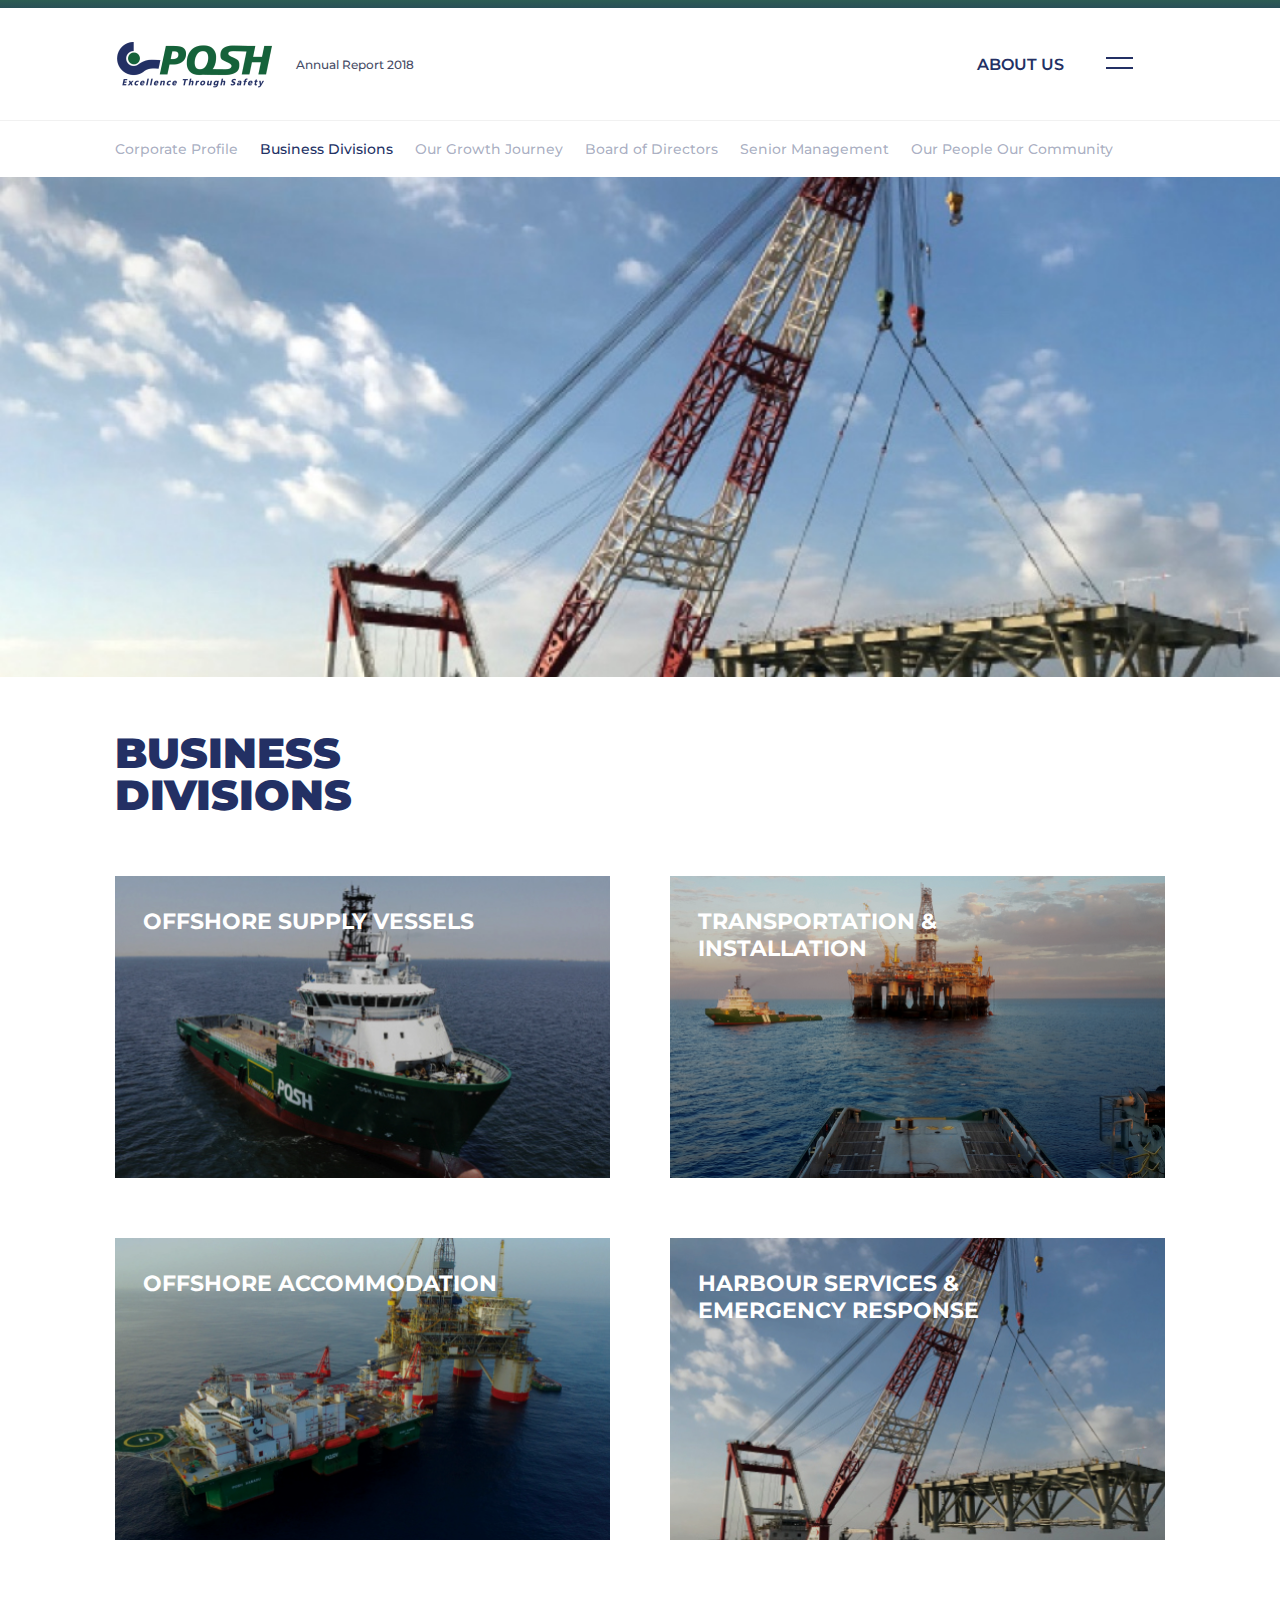
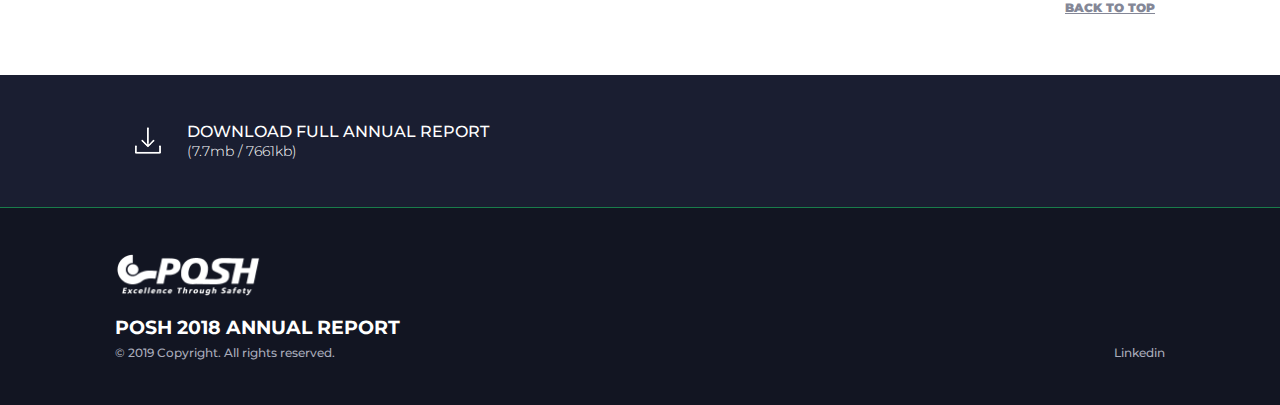
<file: businessDivisions.html>
﻿<!DOCTYPE HTML>
<html>
    <head>
        <meta charset="utf-8" />
        
        <title>businessDivisions</title>
        
        <meta name="description" content="" />
        <meta name="keywords" content="" />
        
       	<meta name="viewport" content="width=device-width, initial-scale=1, maximum-scale=1" />
		<meta name="theme-color" content="#306C4D" />
		<meta name="yandex-tableau-widget" content="logo=, color=#306C4D" />
		
		<meta property="og:title" content="" />
		<meta property="og:site_name" content="" />
		<meta property="og:url" content="" />
		<meta property="og:description" content="" />
		<meta property="og:image" content="" />
        
        
        <link rel="stylesheet" type="text/css" href="css/style.css" />
        <link rel="stylesheet" type="text/css" href="css/slick/slick.css"/>
    	<link rel="shortcut icon" type="image/x-icon" href="" />

    </head>
    <body id="top">
    	
    	
    	<header class="">
			<div class="header-border-top"></div>
			<div class="container">
				<a class="header-logo hover-trans-05" href="/" title="">
					<img src="images/POSH-logo2.png" alt="" title="" />
				</a>
				<div class="header-text table-block">
					<p>Annual Report 2018</p>
				</div>
				<div class="header-bob-menu-bt-block table-block">
					<div>
						<button id="header-bob-menu-bt" class="def-bt hover-trans-05"></button>
					</div>
				</div>
				<div class="header-page-title table-block">
					<p>about us</p>
				</div>
			</div>
			<div id="header-menu-block">
				<a class="header-download-link" href="files/POSH AR2018.pdf" target="_blank" title="" download>DOWNLOAD FULL ANNUAL REPORT <br /><span>(7.7mb / 7661kb)</span></a>
				<div class="container">
					<nav class="header-navigation">
						<ul>
							<li>
								<a class="hover-trans-05" href="/" title="">home</a>
							</li>
							<li>
								<a class="hover-trans-05" href="chairmanMessage.html" title="">CHAIRMAN’S LETTER TO <br />SHAREHOLDERS</a>
							</li>
							<li>
								<a class="hover-trans-05" href="ceoReviewOperations.html" title="">CEO’S REVIEW OF OPERATIONS</a>
							</li>
							<li class="in">
								<a class="hover-trans-05" href="aboutUs.html" title="">About Us</a>
								<ul>
									<li>
										<a class="hover-trans-05" href="corporateProfile.html" title="">Corporate Profile</a>
									</li>
									<li>
										<a class="hover-trans-05" href="businessDivisions.html" title="">Business Divisions</a>
									</li>
									<li>
										<a class="hover-trans-05" href="ourGrowthJourney.html" title="">Our Growth Journey</a>
									</li>
									<li>
										<a class="hover-trans-05" href="bod.html" title="">Board of Directors</a>
									</li>
									<li>
										<a class="hover-trans-05" href="seniorManagement.html" title="">Senior Management</a>
									</li>
									<li>
										<a class="hover-trans-05" href="ourPeopleCommunity.html" title="">Our People Our Community</a>
									</li>
								</ul>
							</li>
							<li class="in">
								<a class="hover-trans-05" href="ourBusiness.html" title="">Our Business</a>
								<ul>
									<li>
										<a class="hover-trans-05" href="financialHighlights.html" title="">Financial Highlights</a>
									</li>
									<li>
										<a class="hover-trans-05" href="operationFinancialReview.html" title="">Operations &amp; Financial Review</a>
									</li>
									<li>
										<a class="hover-trans-05" href="geographicPresence.html" title="">Geographical Presence</a>
									</li>
									<li>
										<a class="hover-trans-05" href="files/OUR FLEET.pdf" target="_blank" title="" download>Our Fleet <span class="bg pdf-link-img"></span> (412kb)</a>
									</li>
								</ul>
							</li>
						</ul>
					</nav>
					
					<nav class="header-navigation">
						<ul>
							<li class="in">
								<a class="hover-trans-05" href="files/SUSTAINABILITY REPORT.pdf" target="_blank" title="" download>SUSTAINABILITY REPORT <span class="bg pdf-link-img"></span> <br />(1.8mb / 1768kb)</a>
							</li>
							<li>
								<a class="hover-trans-05" href="files/CORPORATE GOVERNANCE REPORT.pdf" target="_blank" title="" download>CORPORATE GOVERNANCE <br />REPORT <span class="bg pdf-link-img"></span> (140kb)</a>
							</li>
							<li>
								<a class="hover-trans-05" href="files/FINANCIAL STATEMENTS.pdf" target="_blank" title="" download>FINANCIAL STATEMENTS <span class="bg pdf-link-img"></span> <br />(687kb)</a>
							</li>
							<li>
								<a class="hover-trans-05" href="corporateInformation.html" title="">CORPORATE INFORMATION</a>
							</li>
						</ul>
					</nav>
					
					<div class="clear"></div>
					<div class="header-coop">
						<p>© 2019 Copyright. All rights reserved. PACC OFFSHORE Services Holding Ltd</p>
						<p>
							<a href="https://www.linkedin.com/company/pacc-offshore-services-holdings-ltd/" target="_blank" title="">Linkedin</a>
						</p>
						
						<a href="files/POSH AR2018.pdf" target="_blank" title="" class="mob-download-bt" download>DOWNLOAD FULL REPORT</a>
						<a href="#" title="" class="header-coop-mob-link">REQUEST FOR PRINT COPY</a>
					</div>
				</div>
			</div>
		</header>
    	
    	
    	
    	<div class="menu-bottom-block">
			<div class="container">
				<div class="header-bottom-page-title table-block"></div>
				<ul>
					<li>
						<a href="corporateProfile.html" title="">Corporate Profile</a>
					</li>
					<li class="active">
						<a href="businessDivisions.html" title="">Business Divisions</a>
					</li>
					<li>
						<a href="ourGrowthJourney.html" title="">Our Growth Journey</a>
					</li>
					<li>
						<a href="bod.html" title="">Board of Directors</a>
					</li>
					<li>
						<a href="seniorManagement.html" title="">Senior Management</a>
					</li>
					<li>
						<a href="ourPeopleCommunity.html" title="">Our People Our Community</a>
					</li>
				</ul>
			</div>
		</div>
    	
    			    	
    	
    	<div class="image-bg-top-block bg" style="background-image: url( 'images/img/businessDivisionsTopBg.jpg' ); background-position: center left;"></div>
		
		
		
		<div class="content">
			<div class="container">
				<h1 class="margin-b-60">Business <br />Divisions</h1>
				
				<div class="images-block-2">
								
					<div class="image-block">
						<a href="#" title="" class="pop-link" data-id="1">
							<img src="images/img/business01.jpg" alt="" title="" />
							<div class="table-block1">
								<p>Offshore Supply Vessels</p>
							</div>
						</a>
					</div>
					
					<div class="image-block">
						<a href="#" title="" class="pop-link" data-id="2">
							<img src="images/img/business02.jpg" alt="" title="" />
							<div class="table-block1">
								<p>Transportation &amp; <br />Installation</p>
							</div>
						</a>
					</div>
					
					<div class="image-block">
						<a href="#" title="" class="pop-link" data-id="3">
							<img src="images/img/business03.jpg" alt="" title="" />
							<div class="table-block1">
								<p>Offshore Accommodation</p>
							</div>
						</a>
					</div>
					
					<div class="image-block">
						<a href="#" title="" class="pop-link" data-id="4">
							<img src="images/img/business04.jpg" alt="" title="" />
							<div class="table-block1">
								<p>Harbour Services &amp; <br />Emergency Response</p>
							</div>
						</a>
					</div>
					
					<script type="text/javascript">
						var popData = [];
						popData[1] =
							'<h3>Offshore Supply Vessels</h3>' +
							'<p>Our Offshore Supply Vessels (“<strong>OSV</strong>”) division has one of the youngest fleets of mid-water and deepwater Anchor Handling Tug Supply (“<strong>AHTS</strong>”) vessels and Platform Supply Vessels (“<strong>PSV</strong>”). Besides undertaking towing and anchor handling of drilling rigs, these multifunctional vessels also provide logistical support during the exploration, field development, construction and production phases of the oil and gas life cycle. The vessels in our fleet are equipped with advanced Dynamic Positioning (“<strong>DP</strong>”) technology, which enables safe and efficient operations in close quarters. These new generation vessels are also designed with fuel-efficient diesel electric propulsion and possess Clean Design and Green Passport notation which reduce and limit the vessels’ combustion machinery emissions and accidental sea pollution. Our OSV division operates:</p>' +
							'<p>	• 	AHTS of up to 200 tonne bollard pull providing multi-role services during drilling such as towing and positioning of drilling rigs, as well as transporting drilling materials and other equipment</p>' +
							'<p>	• 	PSVs that transport drilling materials and supplies to drilling rigs and offshore production platforms as well as pipes and other materials for the construction of marine structures or pipelines</p>' +
							'<p>With our young and modern fleet, we are committed to serving our global network of customers, including super majors and national oil and gas companies. We continue to uphold our proven international track record, operating across Asia Pacific, Africa, Middle East and Latin America.</p>'
						;
						popData[2] =
							'<h3>Transportation &amp; Installation</h3>' +
							'<p>Our Transportation & Installation (“<strong>T&I</strong>”) division supports marine contractors worldwide in the construction and maintenance of oilfield infrastructure and pipelines. </p><p>In shallow waters, the division operates a fleet of ocean towing tugs and Anchor Handling Tugs (“<strong>AHT</strong>”) of up to 8,000 BHP, which are primarily engaged to support pipelay and platform construction work. In addition, our shallow water T&I department operates submersible barges (up to 30,500 dwt) for float-over or for launching operations of large marine structures and ballastable flat top barges ranging from 250 to 330 feet, as well as tugs for transportation of construction materials and subsea pipes. </p><p>Meanwhile, our deepwater operations are managed by our specialist offshore service contractor joint venture, POSH Terasea, which operates the largest deepwater AHT fleet globally comprising tugs of 150 to 200 tonne bollard pull each. These ocean-going tugs are designed with high bollard pull and large fuel tanks that enable them to perform large tows, such as for Floating Production Storage and Offloading (“<strong>FPSO</strong>”) and Floating Liquefied Natural Gas (“<strong>FLNG</strong>”) vessels across long distances economically, without multiple refuelling stops. Leveraging our full suite of vessels, POSH is known as a leading operator in the deepwater T&I space, having successfully completed many demanding ocean towage projects over the past decade.</p>'
						;
						popData[3] =
							'<h3>Offshore Accommodation</h3>' +
							'<p>The Offshore Accommodation (“<strong>OA</strong>”) division operates a fleet of vessels that deliver a wide range of accommodation and “walk-to-work” solutions for large numbers of offshore professionals involved in the construction and maintenance of offshore oil field structures and platforms.</p>' +
							'<p>We are focused on providing a variety of high-specification offshore accommodation vessels that cater to the different needs of our customers. Our deepwater OA fleet comprises two of the world’s largest comfort-class DP3 semi-submersible accommodation platforms. These vessels boast sophisticated machinery redundancy and platform stability, offering comfortable and safe living, first class crew welfare amenities and “walk-to-work” capability. They are also capable of operating in harsh weather conditions. </p><p>Our shallow water OA fleet consists of four units of our unique DP2 238-pax diesel electric “E-class” accommodation vessels and three units of conventionally moored vessels. In addition, we operate three units of Multi-Purpose Support Vessels (“<strong>MPSV</strong>”) that are capable of supporting subsea work.</p>'
						;
						popData[4] =
							'<h3>Harbour Services &amp; Emergency Response</h3>' +
							'<p>Our Harbour Services (“<strong>HS</strong>”) department has been operating for over a decade. Together with our joint venture Pacific Workboats, we own, operate and manage a fleet of harbour tugs and heavy lift crane barges, which actively support harbour towage operators and provide heavy lift services to shipyards. In November 2013, we were granted a public towing licence by the Maritime and Port Authority of Singapore to provide towage services to vessels within the limits of and the approaches to the port of Singapore.</p>' +
							'<p>Our Emergency Response (“<strong>ER</strong>”) department provides worldwide emergency assistance to vessels that require distress support after encountering situations such as collision, oil spillage, grounding or fire damage. We are one of the two main offshore support vessel operators in the world to offer such emergency response services, which include salvage, wreck removal, emergency rescue and oil spill response services.</p>'
						;
					</script>
															
				</div>
			</div>
		</div>
		
		
		
		<div>
			<div class="container">
				<div class="back-to-top-block">
					<a class="nav-link hover-trans-05" href="#top" title="">Back to Top</a>
				</div>
			</div>
		</div>
		
    	<div id="popUpBg">
			<div id="popUp"></div>
			<button id="popUpCloseBtTop" class="def-bt hover-trans-05"></button>
		</div>
    	
    	<div class="download-block">
			<div class="container">
				<div class="table-block">
					<a class="download-link hover-trans-05" href="files/POSH AR2018.pdf" target="_blank" title="" download>DOWNLOAD FULL ANNUAL REPORT <br /><span>(7.7mb / 7661kb)</span></a>
				</div>
			</div>
		</div>
    	
    	
    	
    	<footer>
			<div class="container">
				<a class="footer-logo-link hover-trans-05" href="/" title="">
					<img src="images/POSH-logo2-white.png" alt="" title="" />
				</a>
				
				<p class="big-p">posh 2018 annual report</p>
				<p class="litle-p left">© 2019 Copyright. All rights reserved.</p>
				<p class="litle-p right">
					<a href="https://www.linkedin.com/company/pacc-offshore-services-holdings-ltd/" title="" target="_blank">Linkedin</a>
				</p>
			</div>
		</footer>
		
    	
    	<script type="text/javascript" src="js/jquery/jquery-1.11.0.min.js"></script>
  		<script type="text/javascript" src="js/jquery/jquery-migrate-1.2.1.min.js"></script>
    	<script type="text/javascript" src="js/slick/slick.min.js"></script>
    	<script type="text/javascript" src="js/main-script.js"></script>
    </body>
</html>
</file>
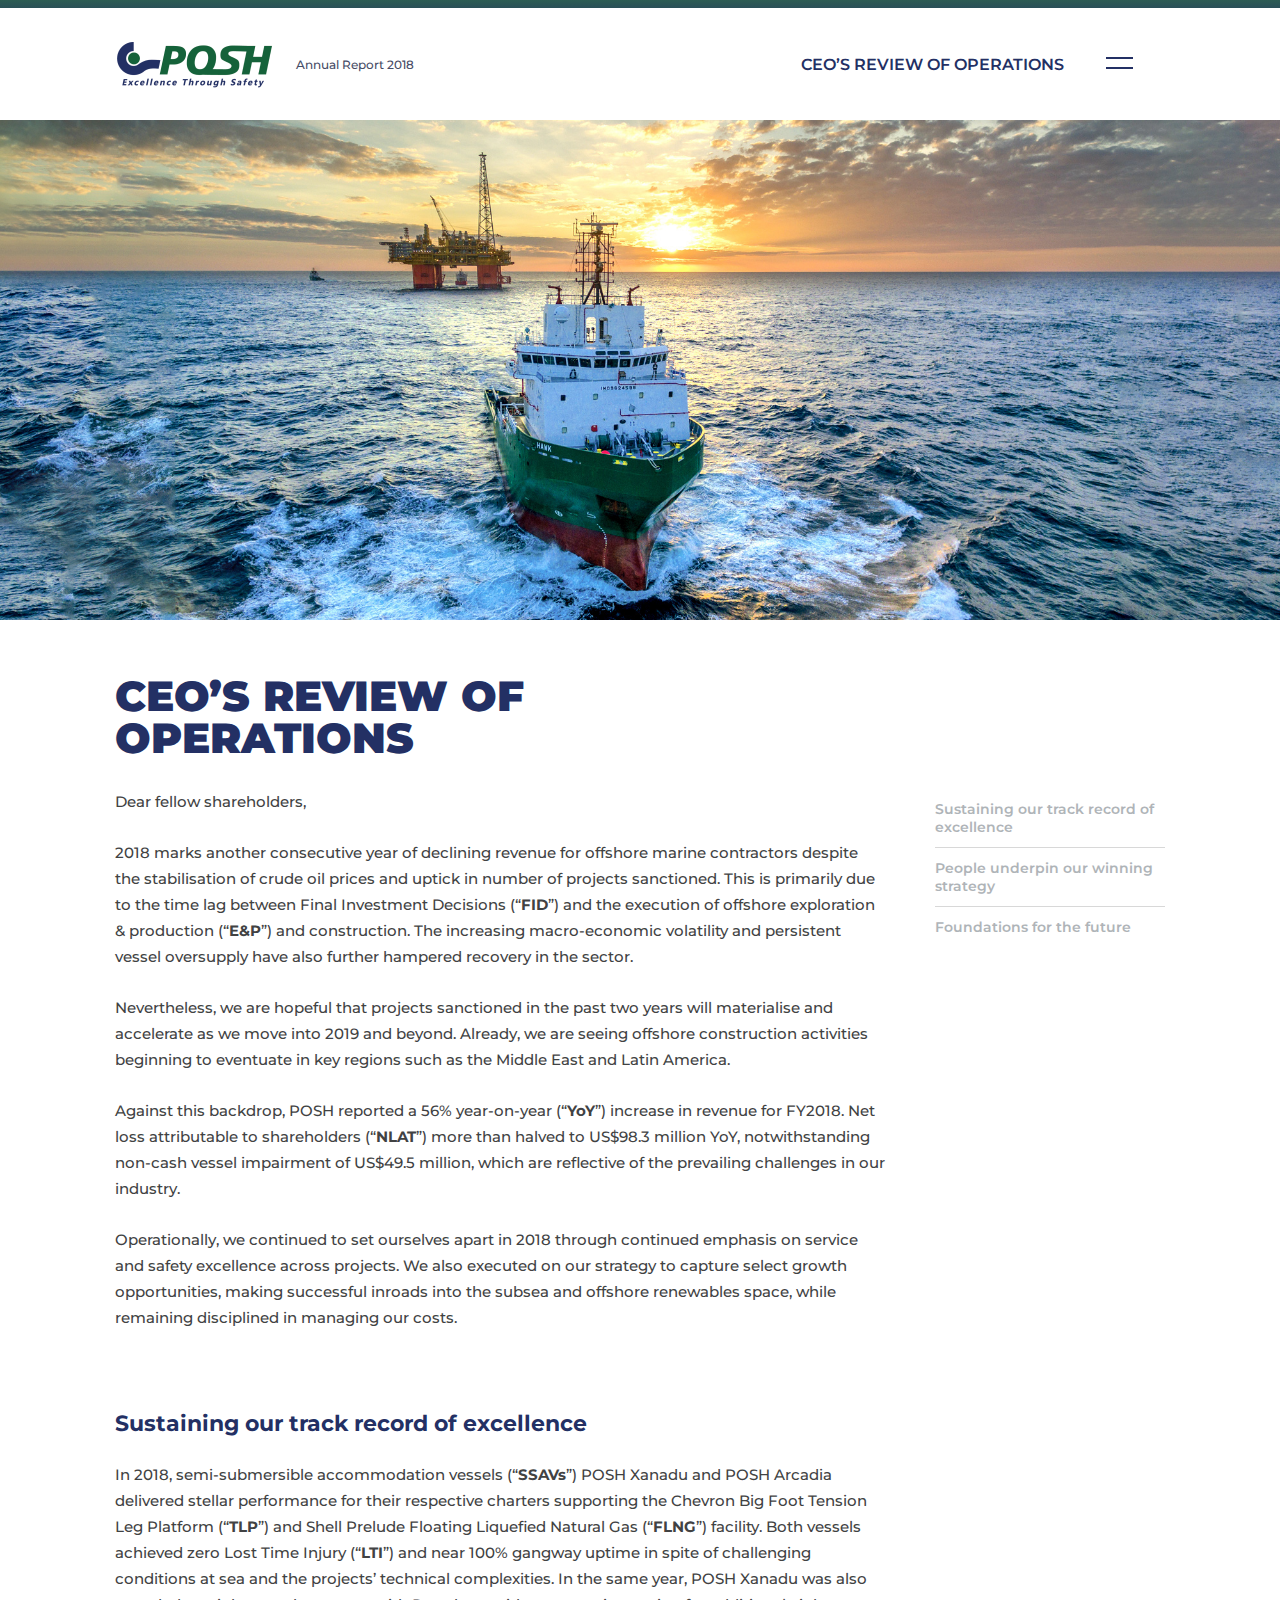
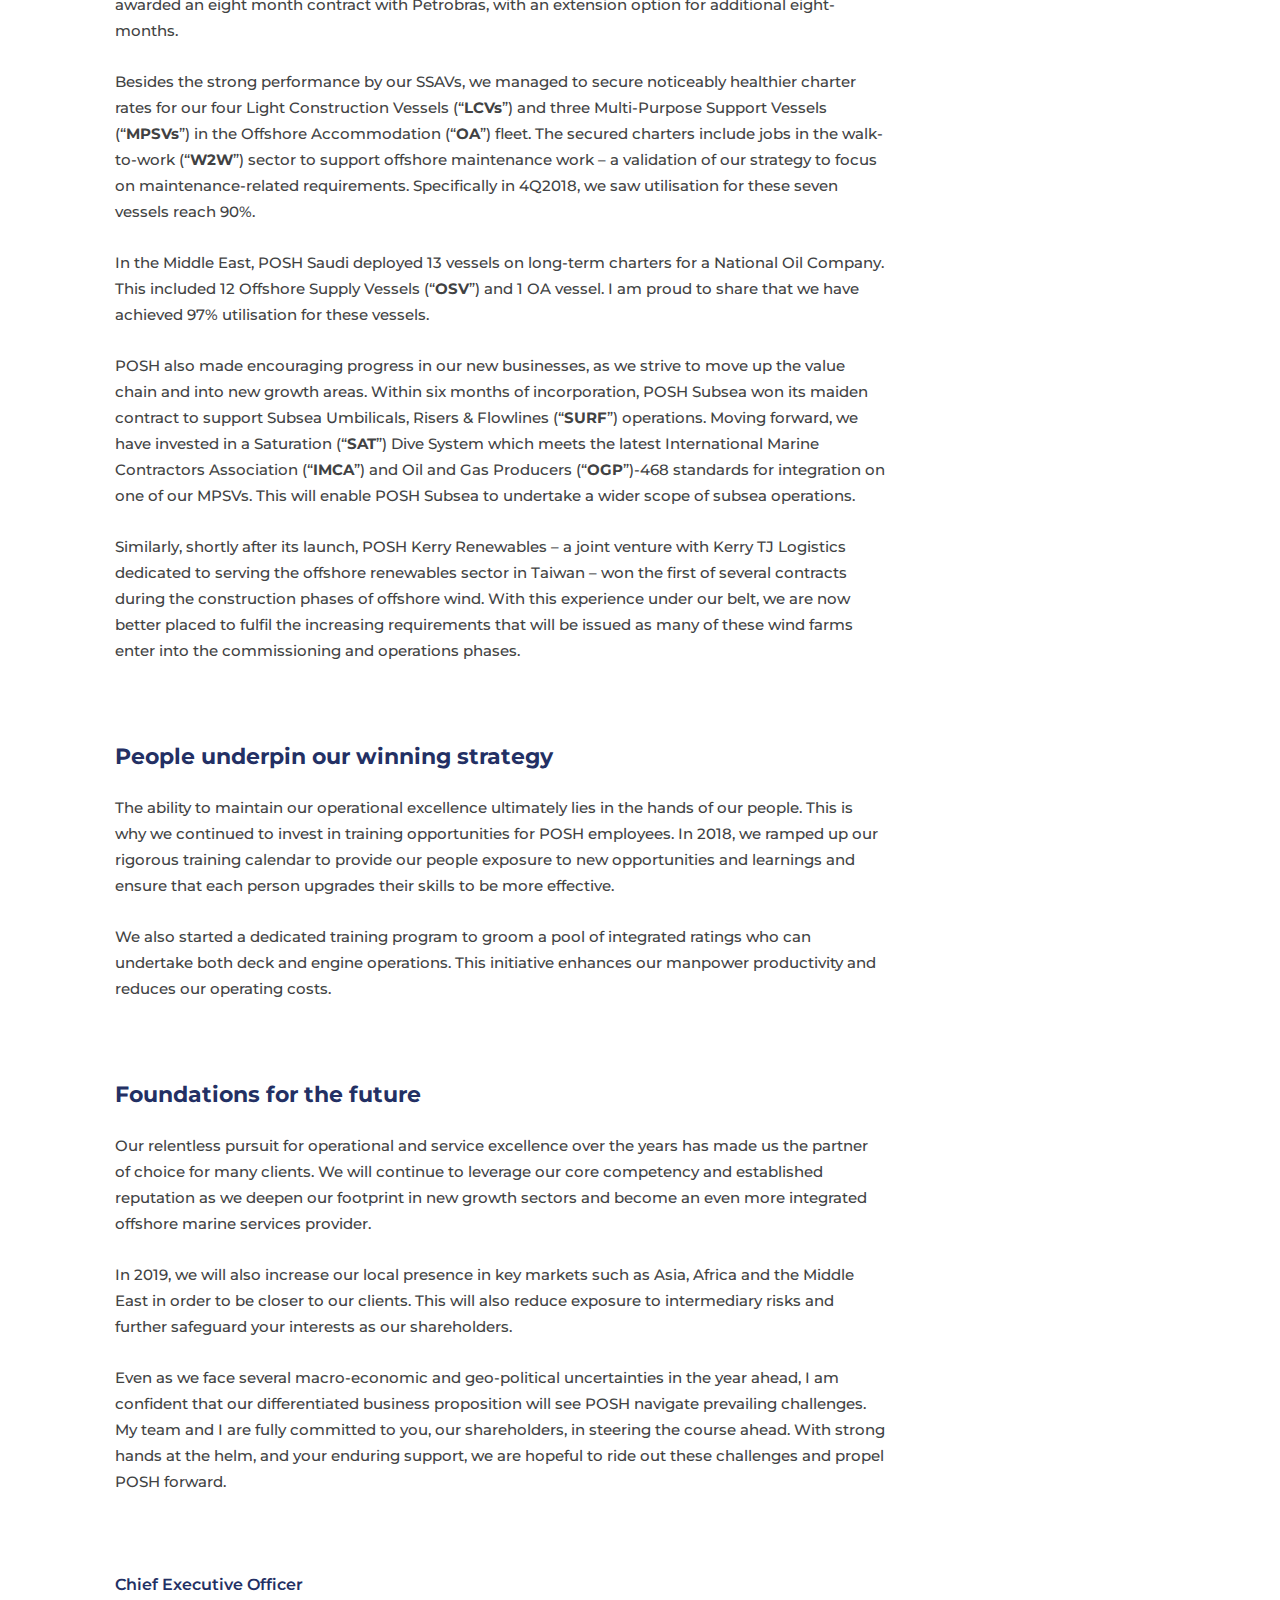
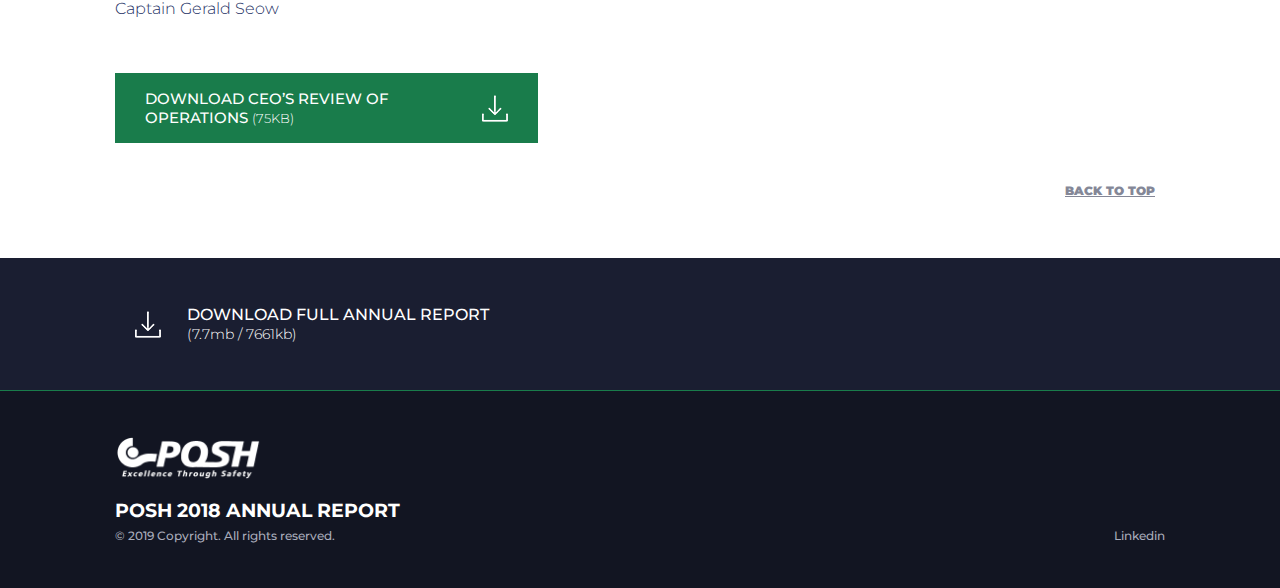
<file: ceoReviewOperations.html>
<!DOCTYPE HTML>
<html>
    <head>
        <meta charset="utf-8" />
        
        <title>ceoReviewOperations</title>
        
        <meta name="description" content="" />
        <meta name="keywords" content="" />
        
       	<meta name="viewport" content="width=device-width, initial-scale=1, maximum-scale=1" />
		<meta name="theme-color" content="#306C4D" />
		<meta name="yandex-tableau-widget" content="logo=, color=#306C4D" />
		
		<meta property="og:title" content="" />
		<meta property="og:site_name" content="" />
		<meta property="og:url" content="" />
		<meta property="og:description" content="" />
		<meta property="og:image" content="" />
        
        <link rel="stylesheet" type="text/css" href="css/style.css" />
        <link rel="stylesheet" type="text/css" href="css/slick/slick.css"/>
        
    	<link rel="shortcut icon" type="image/x-icon" href="" />

    </head>
    <body id="top">
    	
    	
    	<header class="">
			<div class="header-border-top"></div>
			<div class="container">
				<a class="header-logo hover-trans-05" href="/" title="">
					<img src="images/POSH-logo2.png" alt="" title="" />
				</a>
				<div class="header-text table-block">
					<p>Annual Report 2018</p>
				</div>
				<div class="header-bob-menu-bt-block table-block">
					<div>
						<button id="header-bob-menu-bt" class="def-bt hover-trans-05"></button>
					</div>
				</div>
				<div class="header-page-title table-block">
					<p>CEO’S REVIEW OF OPERATIONS</p>
				</div>
			</div>
			<div id="header-menu-block">
				<a class="header-download-link" href="files/POSH AR2018.pdf" target="_blank" title="" download>DOWNLOAD FULL ANNUAL REPORT <br /><span>(7.7mb / 7661kb)</span></a>
				<div class="container">
					<nav class="header-navigation">
						<ul>
							<li>
								<a class="hover-trans-05" href="/" title="">home</a>
							</li>
							<li>
								<a class="hover-trans-05" href="chairmanMessage.html" title="">CHAIRMAN’S LETTER TO <br />SHAREHOLDERS</a>
							</li>
							<li>
								<a class="hover-trans-05" href="ceoReviewOperations.html" title="">CEO’S REVIEW OF OPERATIONS</a>
							</li>
							<li class="in">
								<a class="hover-trans-05" href="aboutUs.html" title="">About Us</a>
								<ul>
									<li>
										<a class="hover-trans-05" href="corporateProfile.html" title="">Corporate Profile</a>
									</li>
									<li>
										<a class="hover-trans-05" href="businessDivisions.html" title="">Business Divisions</a>
									</li>
									<li>
										<a class="hover-trans-05" href="ourGrowthJourney.html" title="">Our Growth Journey</a>
									</li>
									<li>
										<a class="hover-trans-05" href="bod.html" title="">Board of Directors</a>
									</li>
									<li>
										<a class="hover-trans-05" href="seniorManagement.html" title="">Senior Management</a>
									</li>
									<li>
										<a class="hover-trans-05" href="ourPeopleCommunity.html" title="">Our People Our Community</a>
									</li>
								</ul>
							</li>
							<li class="in">
								<a class="hover-trans-05" href="ourBusiness.html" title="">Our Business</a>
								<ul>
									<li>
										<a class="hover-trans-05" href="financialHighlights.html" title="">Financial Highlights</a>
									</li>
									<li>
										<a class="hover-trans-05" href="operationFinancialReview.html" title="">Operations &amp; Financial Review</a>
									</li>
									<li>
										<a class="hover-trans-05" href="geographicPresence.html" title="">Geographical Presence</a>
									</li>
									<li>
										<a class="hover-trans-05" href="files/OUR FLEET.pdf" target="_blank" title="" download>Our Fleet <span class="bg pdf-link-img"></span> (412kb)</a>
									</li>
								</ul>
							</li>
						</ul>
					</nav>
					
					<nav class="header-navigation">
						<ul>
							<li class="in">
								<a class="hover-trans-05" href="files/SUSTAINABILITY REPORT.pdf" target="_blank" title="" download>SUSTAINABILITY REPORT <span class="bg pdf-link-img"></span> <br />(1.8mb / 1768kb)</a>
							</li>
							<li>
								<a class="hover-trans-05" href="files/CORPORATE GOVERNANCE REPORT.pdf" target="_blank" title="" download>CORPORATE GOVERNANCE <br />REPORT <span class="bg pdf-link-img"></span> (140kb)</a>
							</li>
							<li>
								<a class="hover-trans-05" href="files/FINANCIAL STATEMENTS.pdf" target="_blank" title="" download>FINANCIAL STATEMENTS <span class="bg pdf-link-img"></span> <br />(687kb)</a>
							</li>
							<li>
								<a class="hover-trans-05" href="corporateInformation.html" title="">CORPORATE INFORMATION</a>
							</li>
						</ul>
					</nav>
					
					<div class="clear"></div>
					<div class="header-coop">
						<p>© 2019 Copyright. All rights reserved. PACC OFFSHORE Services Holding Ltd</p>
						<p>
							<a href="https://www.linkedin.com/company/pacc-offshore-services-holdings-ltd/" target="_blank" title="">Linkedin</a>
						</p>
						
						<a href="files/POSH AR2018.pdf" target="_blank" title="" class="mob-download-bt" download>DOWNLOAD FULL REPORT</a>
						<a href="#" title="" class="header-coop-mob-link">REQUEST FOR PRINT COPY</a>
					</div>
				</div>
			</div>
		</header>
		<div class="menu-bottom-block mob-menu-bottom-block">
			<div class="container">
				<div class="header-bottom-page-title table-block"></div>
			</div>
		</div>
    	
    	<div class="image-bg-top-block bg table-block" style="background-image: url( 'images/img/ceoReviewOperationsTopBg.jpg' );"></div>
		<div class="content">
			<div class="container">
				<h1 style="margin-bottom: 0!important;">ceo’s review of <br />operations</h1>
			</div>
		</div>
		<div class="block-with-sitebar" style="padding-top: 30px;">
			<div class="container">
				<div class="left-content">
				  <p>Dear fellow shareholders,</p>
				  <p>2018 marks another consecutive year of declining revenue for offshore marine contractors despite the stabilisation of crude oil prices and uptick in number of projects sanctioned. This is primarily due to the time lag between Final Investment Decisions (“<strong>FID</strong>”) and the execution of offshore exploration &amp; production (“<strong>E&amp;P</strong>”) and construction. The increasing macro-economic volatility and persistent vessel oversupply have also further hampered recovery in the sector.</p>
				  <p>Nevertheless, we are hopeful that projects sanctioned in the past two years will materialise and accelerate as we move into 2019 and beyond. Already, we are seeing offshore construction activities beginning to eventuate in key regions such as the Middle East and Latin America.</p>
				  <p>Against this backdrop, POSH reported a 56% year-on-year (“<strong>YoY</strong>”) increase in revenue for FY2018. Net loss attributable to shareholders (“<strong>NLAT</strong>”) more than halved to US$98.3 million YoY, notwithstanding non-cash vessel impairment of US$49.5 million, which are reflective of the prevailing challenges in our industry.</p>
				  <p>Operationally, we continued to set ourselves apart in 2018 through continued emphasis on service and safety excellence across projects. We also executed on our strategy to capture select growth opportunities, making successful inroads into the subsea and offshore renewables space, while remaining disciplined in managing our costs.</p>
					
					<span class="margin-b-80"></span>
					
					<h3 id="title-1">Sustaining our track record of excellence</h3>
					<p>In 2018, semi-submersible accommodation vessels (“<strong>SSAVs</strong>”) POSH Xanadu and POSH Arcadia delivered stellar performance for their respective charters supporting the Chevron Big Foot Tension Leg Platform (“<strong>TLP</strong>”) and Shell Prelude Floating Liquefied Natural Gas (“<strong>FLNG</strong>”) facility. Both vessels achieved zero Lost Time Injury (“<strong>LTI</strong>”) and near 100% gangway uptime in spite of challenging conditions at sea and the projects’ technical complexities. In the same year, POSH Xanadu was also awarded an eight month contract with Petrobras, with an extension option for additional eight-months.</p>
					<p>Besides the strong performance by our SSAVs, we managed to secure noticeably healthier charter rates for our four Light Construction Vessels (“<strong>LCVs</strong>”) and three Multi-Purpose Support Vessels (“<strong>MPSVs</strong>”) in the Offshore Accommodation (“<strong>OA</strong>”) fleet. The secured charters include jobs in the walk-to-work (“<strong>W2W</strong>”) sector to support offshore maintenance work – a validation of our strategy to focus on maintenance-related requirements. Specifically in 4Q2018, we saw utilisation for these seven vessels reach 90%.</p>
				  <p>In the Middle East, POSH Saudi deployed 13 vessels on long-term charters for a National Oil Company. This included 12 Offshore Supply Vessels (“<strong>OSV</strong>”) and 1 OA vessel. I am proud to share that we have achieved 97% utilisation for these vessels. </p>
				  <p>POSH also made encouraging progress in our new businesses, as we strive to move up the value chain and into new growth areas. Within six months of incorporation, POSH Subsea won its maiden contract to support Subsea Umbilicals, Risers &amp; Flowlines (“<strong>SURF</strong>”) operations. Moving forward, we have invested in a Saturation (“<strong>SAT</strong>”) Dive System which meets the latest International Marine Contractors Association (“<strong>IMCA</strong>”) and Oil and Gas Producers (“<strong>OGP</strong>”)-468 standards for integration on one of our MPSVs. This will enable POSH Subsea to undertake a wider scope of subsea operations. </p>
				  <p>Similarly, shortly after its launch, POSH Kerry Renewables – a joint venture with Kerry TJ Logistics dedicated to serving the offshore renewables sector in Taiwan – won the first of several contracts during the construction phases of offshore wind. With this experience under our belt, we are now better placed to fulfil the increasing requirements that will be issued as many of these wind farms enter into the commissioning and operations phases. </p>
					
					<span class="margin-b-80"></span>
					
					<h3 id="title-2">People underpin our winning strategy</h3>
					<p>The ability to maintain our operational excellence ultimately lies in the hands of our people. This is why we continued to invest in training opportunities for POSH employees. In 2018, we ramped up our rigorous training calendar to provide our people exposure to new opportunities and learnings and ensure that each person upgrades their skills to be more effective.</p>
					<p>We also started a dedicated training program to groom a pool of integrated ratings who can undertake both deck and engine operations. This initiative enhances our manpower productivity and reduces our operating costs.</p>
					
					<span class="margin-b-80"></span>
					
					<h3 id="title-3">Foundations for the future</h3>
					
					<p>Our relentless pursuit for operational and service excellence over the years has made us the partner of choice for many clients. We will continue to leverage our core competency and established reputation as we deepen our footprint in new growth sectors and become an even more integrated offshore marine services provider.</p>
					<p>In 2019, we will also increase our local presence in key markets such as Asia, Africa and the Middle East in order to be closer to our clients. This will also reduce exposure to intermediary risks and further safeguard your interests as our shareholders.</p>
					<p>Even as we face several macro-economic and geo-political uncertainties in the year ahead, I am confident that our differentiated business proposition will see POSH navigate prevailing challenges. My team and I are fully committed to you, our shareholders, in steering the course ahead. With strong hands at the helm, and your enduring support, we are hopeful to ride out these challenges and propel POSH forward.</p>
					
					<span class="margin-b-80"></span>
					<div class="autograf-block margin-b-55">
						<p class="blue-color"><strong>Chief Executive Officer</strong></p>
						<p class="blue-color">Captain Gerald Seow</p>
					</div>
					<a class="header-download-link static" href="files/CEO’S REVIEW OF OPERATIONS.pdf" target="_blank" download>DOWNLOAD ceo’s review of operations 
					<span>(75kb)</span></a>
				</div>
				<div class="right-sitebar" id="sitebar-fixed">
					<ul>
						<li>
							<a class="nav-link hover-trans-05" href="#title-1" title="">Sustaining our track record of excellence</a>
						</li>
						<li>
							<a class="nav-link hover-trans-05" href="#title-2" title="">People underpin our winning strategy</a>
						</li>
						<li>
							<a class="nav-link hover-trans-05" href="#title-3" title="">Foundations for the future</a>
						</li>
					</ul>
				</div>
			</div>
		</div>
		<div>
			<div class="container">
				<div class="back-to-top-block">
					<a class="nav-link hover-trans-05" href="#top" title="">Back to Top</a>
				</div>
			</div>
		</div>
    	<div class="download-block">
			<div class="container">
				<div class="table-block">
					<a class="download-link hover-trans-05" href="files/POSH AR2018.pdf" target="_blank" title="" download>DOWNLOAD FULL ANNUAL REPORT <br /><span>(7.7mb / 7661kb)</span></a>
				</div>
			</div>
		</div>
    	<footer>
			<div class="container">
				<a class="footer-logo-link hover-trans-05" href="/" title="">
					<img src="images/POSH-logo2-white.png" alt="" title="" />
				</a>
				
				<p class="big-p">posh 2018 annual report</p>
				<p class="litle-p left">© 2019 Copyright. All rights reserved.</p>
				<p class="litle-p right">
					<a href="https://www.linkedin.com/company/pacc-offshore-services-holdings-ltd/" title="" target="_blank">Linkedin</a>
				</p>
			</div>
		</footer>
    	
    	<script type="text/javascript" src="js/jquery/jquery-1.11.0.min.js"></script>
  		<script type="text/javascript" src="js/jquery/jquery-migrate-1.2.1.min.js"></script>
    	<script type="text/javascript" src="js/slick/slick.min.js"></script>
    	<script type="text/javascript" src="js/main-script.js"></script>
    </body>
</html>
</file>
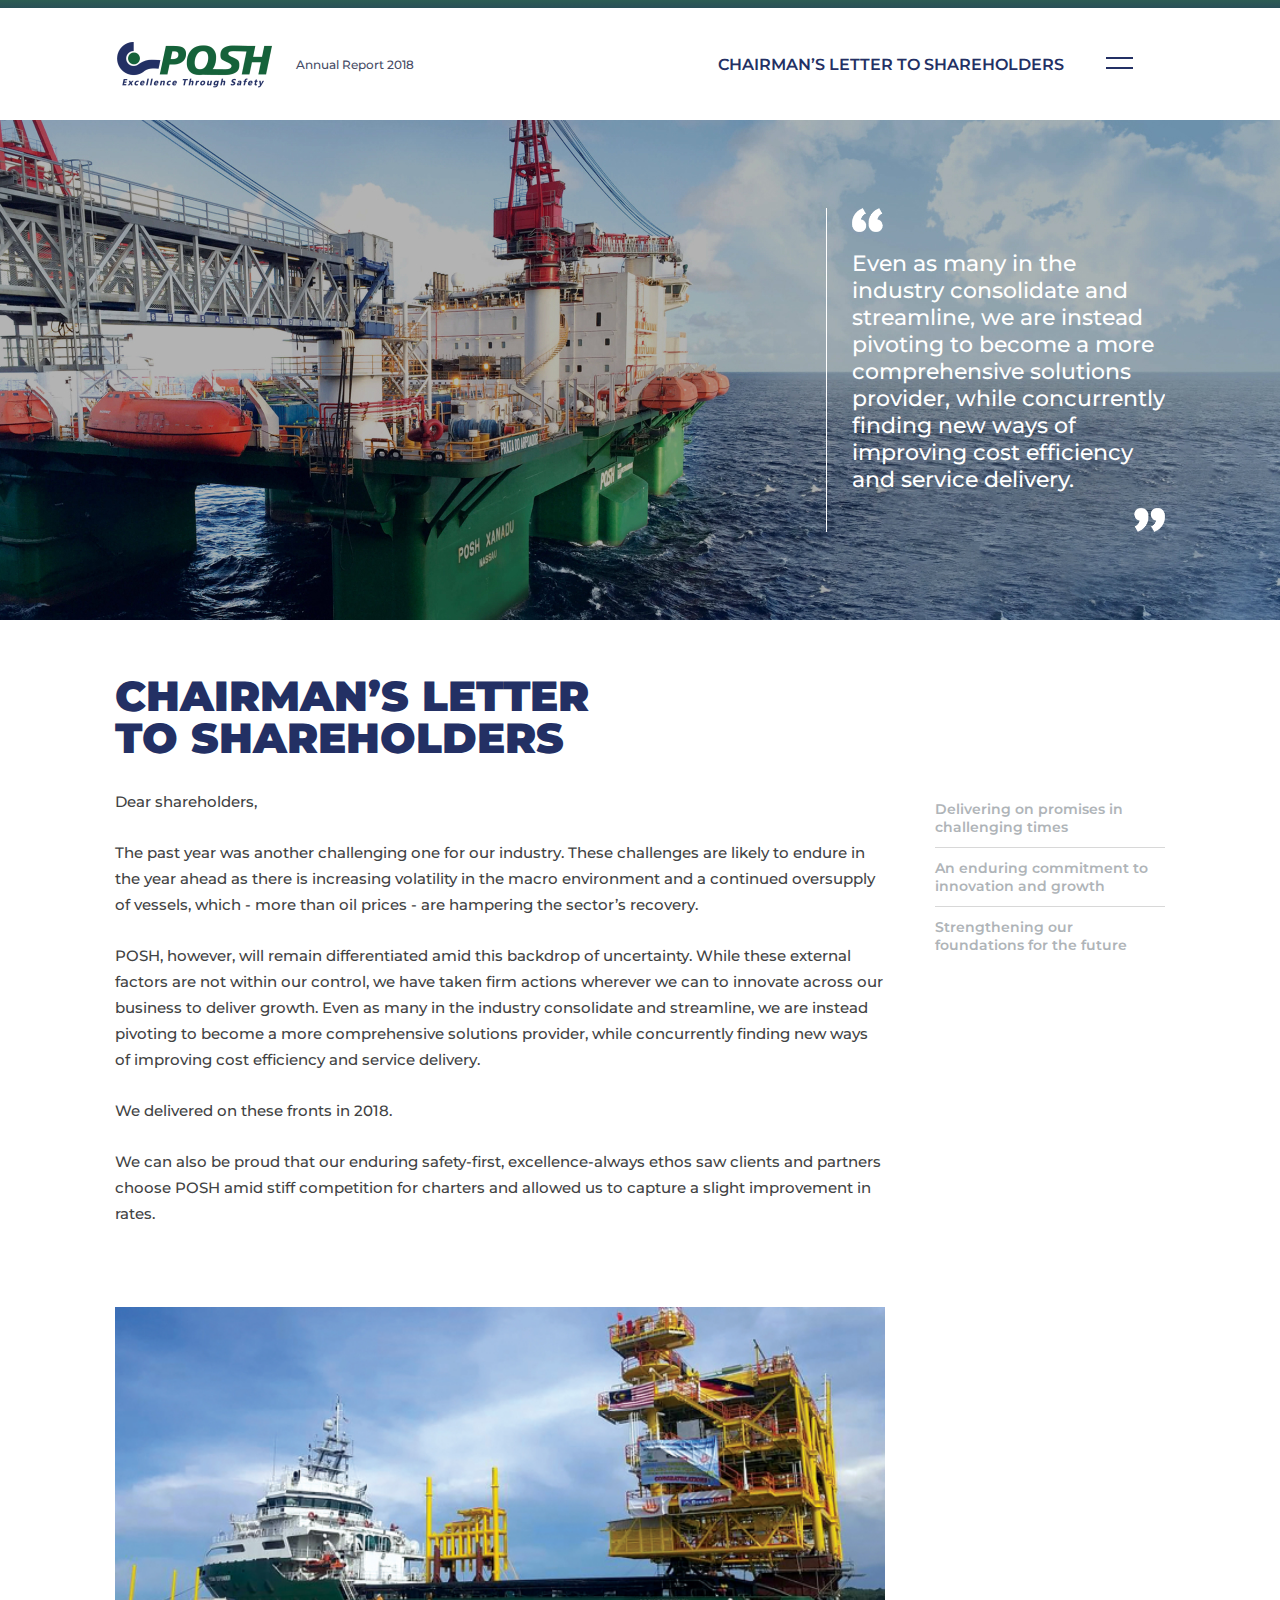
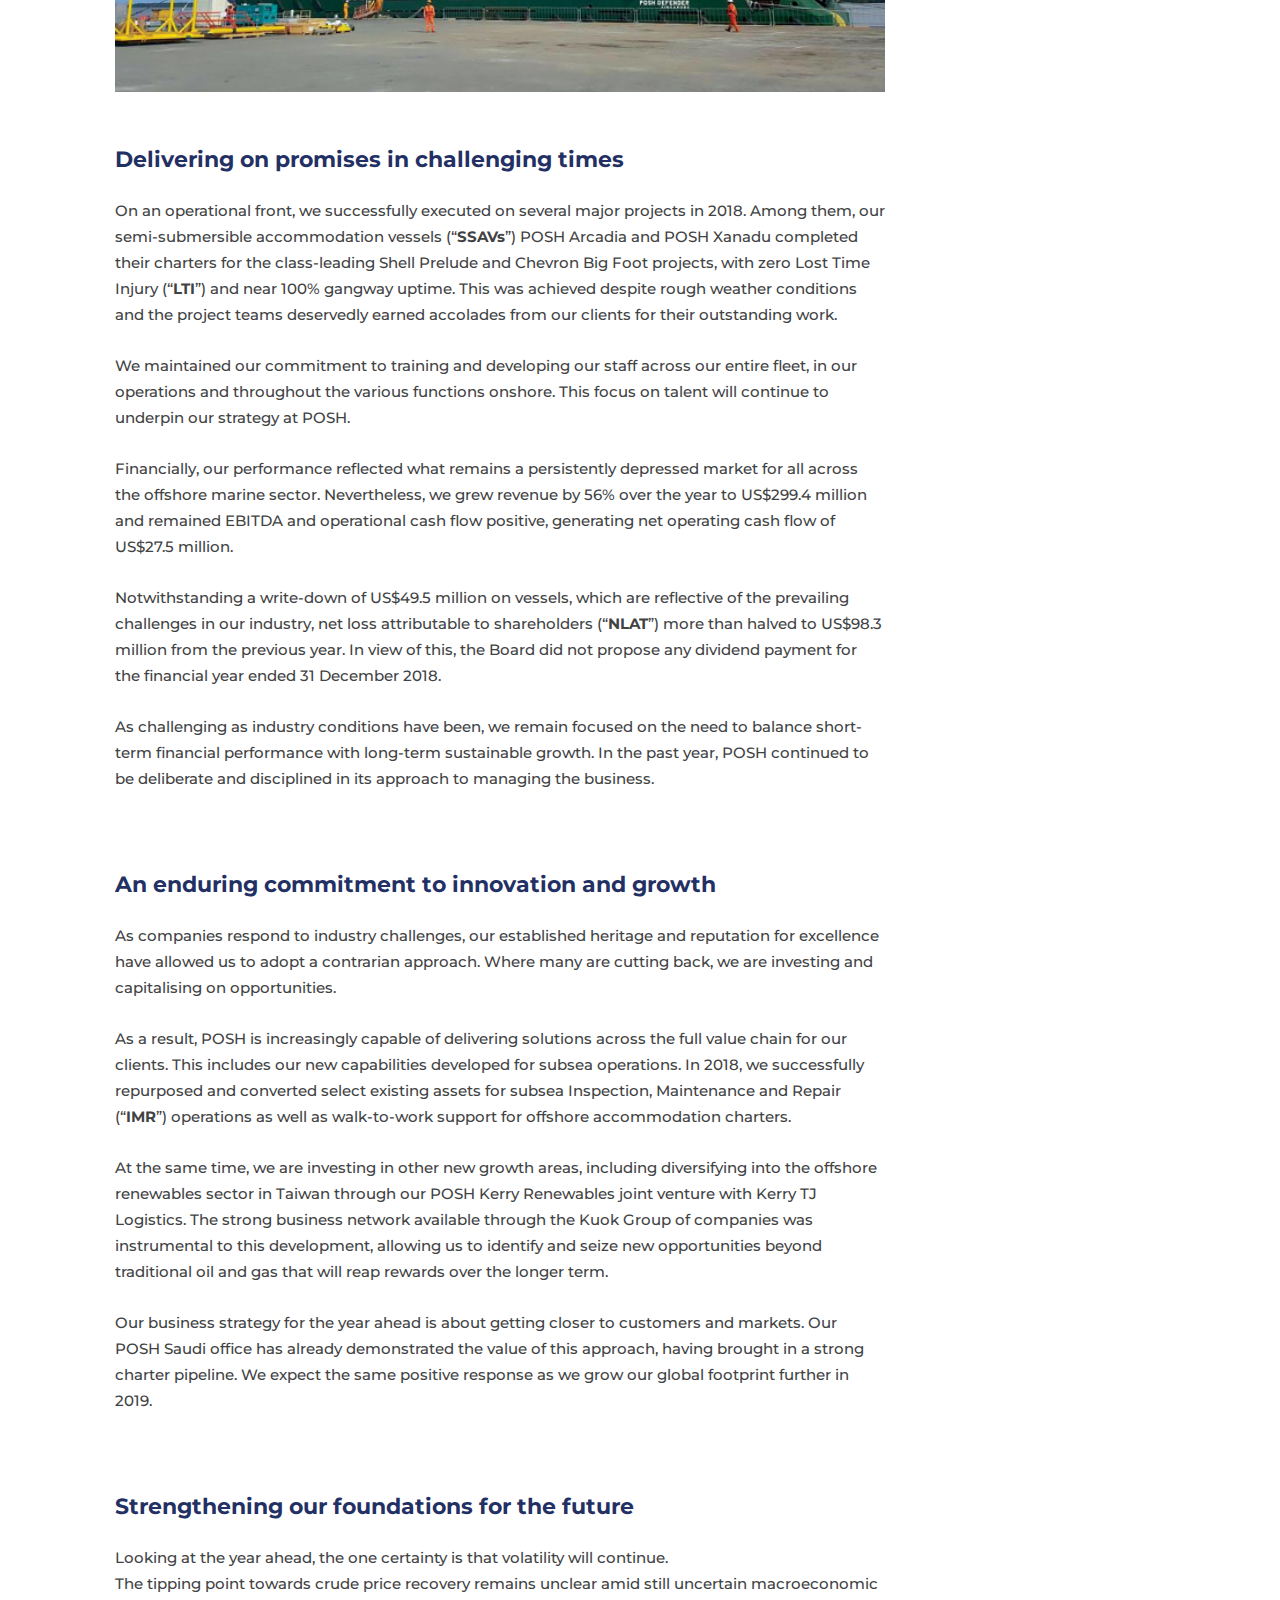
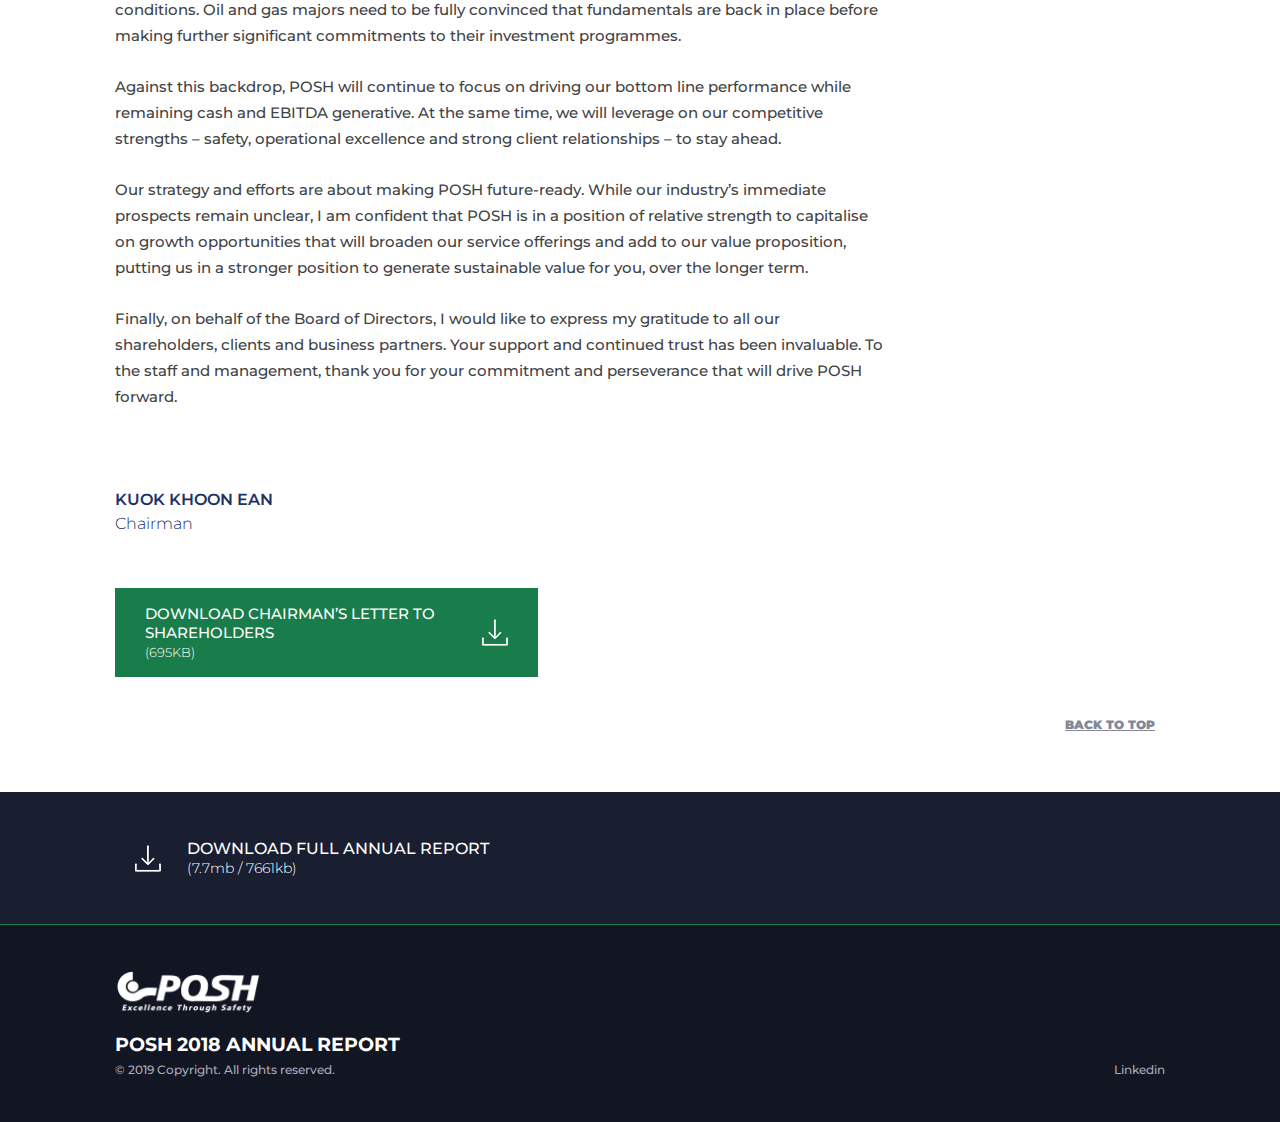
<file: chairmanMessage.html>
﻿<!DOCTYPE HTML>
<html>
    <head>
        <meta charset="utf-8" />
        
        <title>chairmanMessage</title>
        
        <meta name="description" content="" />
        <meta name="keywords" content="" />
        
       	<meta name="viewport" content="width=device-width, initial-scale=1, maximum-scale=1" />
		<meta name="theme-color" content="#306C4D" />
		<meta name="yandex-tableau-widget" content="logo=, color=#306C4D" />
		
		<meta property="og:title" content="" />
		<meta property="og:site_name" content="" />
		<meta property="og:url" content="" />
		<meta property="og:description" content="" />
		<meta property="og:image" content="" />
        
        <link rel="stylesheet" type="text/css" href="css/style.css" />
        <link rel="stylesheet" type="text/css" href="css/slick/slick.css"/>
        
    	<link rel="shortcut icon" type="image/x-icon" href="" />

    </head>
    <body id="top">
    	
    	
    	<header class="">
			<div class="header-border-top"></div>
			<div class="container">
				<a class="header-logo hover-trans-05" href="/" title="">
					<img src="images/POSH-logo2.png" alt="" title="" />
				</a>
				<div class="header-text table-block">
					<p>Annual Report 2018</p>
				</div>
				<div class="header-bob-menu-bt-block table-block">
					<div>
						<button id="header-bob-menu-bt" class="def-bt hover-trans-05"></button>
					</div>
				</div>
				<div class="header-page-title table-block">
					<p>Chairman’s letter to shareholders</p>
				</div>
			</div>
			<div id="header-menu-block">
				<a class="header-download-link" href="files/POSH AR2018.pdf" target="_blank" title="" download>DOWNLOAD FULL ANNUAL REPORT <br /><span>(7.7mb / 7661kb)</span></a>
				<div class="container">
					<nav class="header-navigation">
						<ul>
							<li>
								<a class="hover-trans-05" href="/" title="">home</a>
							</li>
							<li>
								<a class="hover-trans-05" href="chairmanMessage.html" title="">CHAIRMAN’S LETTER TO <br />SHAREHOLDERS</a>
							</li>
							<li>
								<a class="hover-trans-05" href="ceoReviewOperations.html" title="">CEO’S REVIEW OF OPERATIONS</a>
							</li>
							<li class="in">
								<a class="hover-trans-05" href="aboutUs.html" title="">About Us</a>
								<ul>
									<li>
										<a class="hover-trans-05" href="corporateProfile.html" title="">Corporate Profile</a>
									</li>
									<li>
										<a class="hover-trans-05" href="businessDivisions.html" title="">Business Divisions</a>
									</li>
									<li>
										<a class="hover-trans-05" href="ourGrowthJourney.html" title="">Our Growth Journey</a>
									</li>
									<li>
										<a class="hover-trans-05" href="bod.html" title="">Board of Directors</a>
									</li>
									<li>
										<a class="hover-trans-05" href="seniorManagement.html" title="">Senior Management</a>
									</li>
									<li>
										<a class="hover-trans-05" href="ourPeopleCommunity.html" title="">Our People Our Community</a>
									</li>
								</ul>
							</li>
							<li class="in">
								<a class="hover-trans-05" href="ourBusiness.html" title="">Our Business</a>
								<ul>
									<li>
										<a class="hover-trans-05" href="financialHighlights.html" title="">Financial Highlights</a>
									</li>
									<li>
										<a class="hover-trans-05" href="operationFinancialReview.html" title="">Operations &amp; Financial Review</a>
									</li>
									<li>
										<a class="hover-trans-05" href="geographicPresence.html" title="">Geographical Presence</a>
									</li>
									<li>
										<a class="hover-trans-05" href="files/OUR FLEET.pdf" target="_blank" title="" download>Our Fleet <span class="bg pdf-link-img"></span> (412kb)</a>
									</li>
								</ul>
							</li>
						</ul>
					</nav>
					
					<nav class="header-navigation">
						<ul>
							<li class="in">
								<a class="hover-trans-05" href="files/SUSTAINABILITY REPORT.pdf" target="_blank" title="" download>SUSTAINABILITY REPORT <span class="bg pdf-link-img"></span> <br />(1.8mb / 1768kb)</a>
							</li>
							<li>
								<a class="hover-trans-05" href="files/CORPORATE GOVERNANCE REPORT.pdf" target="_blank" title="" download>CORPORATE GOVERNANCE <br />REPORT <span class="bg pdf-link-img"></span> (140kb)</a>
							</li>
							<li>
								<a class="hover-trans-05" href="files/FINANCIAL STATEMENTS.pdf" target="_blank" title="" download>FINANCIAL STATEMENTS <span class="bg pdf-link-img"></span> <br />(687kb)</a>
							</li>
							<li>
								<a class="hover-trans-05" href="corporateInformation.html" title="">CORPORATE INFORMATION</a>
							</li>
						</ul>
					</nav>
					
					<div class="clear"></div>
					<div class="header-coop">
						<p>© 2019 Copyright. All rights reserved. PACC OFFSHORE Services Holding Ltd</p>
						<p>
							<a href="https://www.linkedin.com/company/pacc-offshore-services-holdings-ltd/" target="_blank" title="">Linkedin</a>
						</p>
						
						<a href="files/POSH AR2018.pdf" target="_blank" title="" class="mob-download-bt" download>DOWNLOAD FULL REPORT</a>
						<a href="#" title="" class="header-coop-mob-link">REQUEST FOR PRINT COPY</a>
					</div>
				</div>
			</div>
		</header>
		<div class="menu-bottom-block mob-menu-bottom-block">
			<div class="container">
				<div class="header-bottom-page-title table-block"></div>
			</div>
		</div>
    	
    	<div class="image-bg-top-block bg table-block" style="background-image: url( 'images/img/chairmanMessageTopBg.jpg' );">
			<div>
				<div class="container">
					<div>
						<div class="image-bg-top-block-text-top bg"></div>
						<p>
							Even as many in the <br />
							industry consolidate and <br />
							streamline, we are instead <br />
							pivoting to become a more <br />
							comprehensive solutions <br />
							provider, while concurrently <br />
							finding new ways of <br />
							improving cost efficiency <br />
							and service delivery.<br />
							<span class="image-bg-top-block-text-top bg"></span>
						</p>
						
					</div>
				</div>
			</div>
		</div>
		<div class="content mob-block">
			<div class="container">
				<div>
					<div class="image-bg-top-block-text-top bg"></div>
					<p style="overflow: hidden;">
						Even as many in the <br />
						industry consolidate and <br />
						streamline, we are instead <br />
						pivoting to become a more <br />
						comprehensive solutions <br />
						provider, while concurrently <br />
						finding new ways of <br />
						improving cost efficiency <br />
						and service delivery.<br />
						<span class="image-bg-top-block-text-top bg"></span>
					</p>
				</div>
			</div>
		</div>
		<div class="content">
			<div class="container">
				<h1 style="margin-bottom: 0!important;">chairman’s letter <br />to shareholders</h1>
			</div>
		</div>
		<div class="block-with-sitebar" style="padding-top: 30px;">
			<div class="container">
				<div class="left-content">
					<p>Dear shareholders,</p>
					<p>The past year was another challenging one for our industry. These challenges are likely to endure in the year ahead as there is increasing volatility in the macro environment and a continued oversupply of vessels, which - more than oil prices - are hampering the sector’s recovery.</p>
					<p>POSH, however, will remain differentiated amid this backdrop of uncertainty. 
While these external factors are not within our control, we have taken firm actions wherever we can to innovate across our business to deliver growth. Even as many in the industry consolidate and streamline, we are instead pivoting to become a more comprehensive solutions provider, while concurrently finding new ways of improving cost efficiency and service delivery.</p>
					<p>We delivered on these fronts in 2018.</p>
					<p>We can also be proud that our enduring safety-first, excellence-always ethos saw clients and partners choose POSH amid stiff competition for charters and allowed us to capture a slight improvement in rates.</p>
					
					<span class="margin-b-80"></span>
					
					<img class="margin-b-55" src="images/img/chairmain01.jpg" alt="" title="" />
					
					<h3 id="title-1">Delivering on promises in challenging times</h3>
					<p>On an operational front, we successfully executed on several major projects in 2018. Among them, our semi-submersible accommodation vessels (“<strong>SSAVs</strong>”) POSH Arcadia and POSH Xanadu completed their charters for the class-leading Shell Prelude and Chevron Big Foot projects, with zero Lost Time Injury (“<strong>LTI</strong>”) and near 100% gangway uptime. This was achieved despite rough weather conditions and the project teams deservedly earned accolades from our clients for their outstanding work.</p>
					<p>We maintained our commitment to training and developing our staff across our entire fleet, in our operations and throughout the various functions onshore. This focus on talent will continue to underpin our strategy at POSH.</p>
					<p>Financially, our performance reflected what remains a persistently depressed market for all across the offshore marine sector. Nevertheless, we grew revenue by 56% over the year to US$299.4 million and remained EBITDA and operational cash flow positive, generating net operating cash flow of US$27.5 million.</p>
					<p>Notwithstanding a write-down of US$49.5 million on vessels, which are reflective of the prevailing challenges in our industry, net loss attributable to shareholders (“<strong>NLAT</strong>”) more than halved to US$98.3 million from the previous year. In view of this, the Board did not propose any dividend payment for the financial year ended 31 December 2018.</p>
					<p>As challenging as industry conditions have been, we remain focused on the need to balance short-term financial performance with long-term sustainable growth. In the past year, POSH continued to be deliberate and disciplined in its approach to managing the business.</p>
					
					<span class="margin-b-80"></span>
					
					<h3 id="title-2">An enduring commitment to innovation and growth</h3>
					<p>As companies respond to industry challenges, our established heritage and reputation for excellence have allowed us to adopt a contrarian approach. Where many are cutting back, we are investing and capitalising on opportunities.</p>
					<p>As a result, POSH is increasingly capable of delivering solutions across the full value chain for our clients. This includes our new capabilities developed for subsea operations. In 2018, we successfully repurposed and converted select existing assets for subsea Inspection, Maintenance and Repair (“<strong>IMR</strong>”) operations as well as walk-to-work support for offshore accommodation charters.</p>
					<p>At the same time, we are investing in other new growth areas, including diversifying into the offshore renewables sector in Taiwan through our POSH Kerry Renewables joint venture with Kerry TJ Logistics. The strong business network available through the Kuok Group of companies was instrumental to this development, allowing us to identify and seize new opportunities beyond traditional oil and gas that will reap rewards over the longer term.</p>
					<p>Our business strategy for the year ahead is about getting closer to customers and markets. Our POSH Saudi office has already demonstrated the value of this approach, having brought in a strong charter pipeline. We expect the same positive response as we grow our global footprint further in 2019.</p>
					
					<span class="margin-b-80"></span>
					
					<h3 id="title-3">Strengthening our foundations for the future</h3>
					
					<p>Looking at the year ahead, the one certainty is that volatility will continue. <br />The tipping point towards crude price recovery remains unclear amid still uncertain macroeconomic conditions. Oil and gas majors need to be fully convinced that fundamentals are back in place before making further significant commitments to their investment programmes.</p>
					<p>Against this backdrop, POSH will continue to focus on driving our bottom line performance while remaining cash and EBITDA generative. At the same time, we will leverage on our competitive strengths – safety, operational excellence and strong client relationships – to stay ahead.</p>
					<p>Our strategy and efforts are about making POSH future-ready. While our industry’s immediate prospects remain unclear, I am confident that POSH is in a position of relative strength to capitalise on growth opportunities that will broaden our service offerings and add to our value proposition, putting us in a stronger position to generate sustainable value for you, over the longer term.</p>
					<p>Finally, on behalf of the Board of Directors, I would like to express my gratitude to all our shareholders, clients and business partners. Your support and continued trust has been invaluable. To the staff and management, thank you for your commitment and perseverance that will drive POSH forward.</p>
					
					<span class="margin-b-80"></span>
					<div class="autograf-block margin-b-55">
						<p class="blue-color"><strong>KUOK KHOON EAN</strong></p>
						<p class="blue-color">Chairman</p>
					</div>
					<a class="header-download-link static" href="files/CHAIRMAN’S LETTER  TO SHAREHOLDERS.pdf" target="_blank" download>DOWNLOAD  Chairman’s Letter To Shareholders <br />
					<span>(695kb)</span></a>
				</div>
				<div class="right-sitebar" id="sitebar-fixed">
					<ul>
						<li>
							<a class="nav-link hover-trans-05" href="#title-1" title="">Delivering on promises in challenging times</a>
						</li>
						<li>
							<a class="nav-link hover-trans-05" href="#title-2" title="">An enduring commitment to innovation and growth</a>
						</li>
						<li>
							<a class="nav-link hover-trans-05" href="#title-3" title="">Strengthening our foundations for the future</a>
						</li>
					</ul>
				</div>
			</div>
		</div>
		<div>
			<div class="container">
				<div class="back-to-top-block">
					<a class="nav-link hover-trans-05" href="#top" title="">Back to Top</a>
				</div>
			</div>
		</div>
    	<div class="download-block">
			<div class="container">
				<div class="table-block">
					<a class="download-link hover-trans-05" href="files/POSH AR2018.pdf" target="_blank" title="" download>DOWNLOAD FULL ANNUAL REPORT <br /><span>(7.7mb / 7661kb)</span></a>
				</div>
			</div>
		</div>
    	<footer>
			<div class="container">
				<a class="footer-logo-link hover-trans-05" href="/" title="">
					<img src="images/POSH-logo2-white.png" alt="" title="" />
				</a>
				
				<p class="big-p">posh 2018 annual report</p>
				<p class="litle-p left">© 2019 Copyright. All rights reserved.</p>
				<p class="litle-p right">
					<a href="https://www.linkedin.com/company/pacc-offshore-services-holdings-ltd/" title="" target="_blank">Linkedin</a>
				</p>
			</div>
		</footer>
    	
    	<script type="text/javascript" src="js/jquery/jquery-1.11.0.min.js"></script>
  		<script type="text/javascript" src="js/jquery/jquery-migrate-1.2.1.min.js"></script>
    	<script type="text/javascript" src="js/slick/slick.min.js"></script>
    	<script type="text/javascript" src="js/main-script.js"></script>
    </body>
</html>
</file>
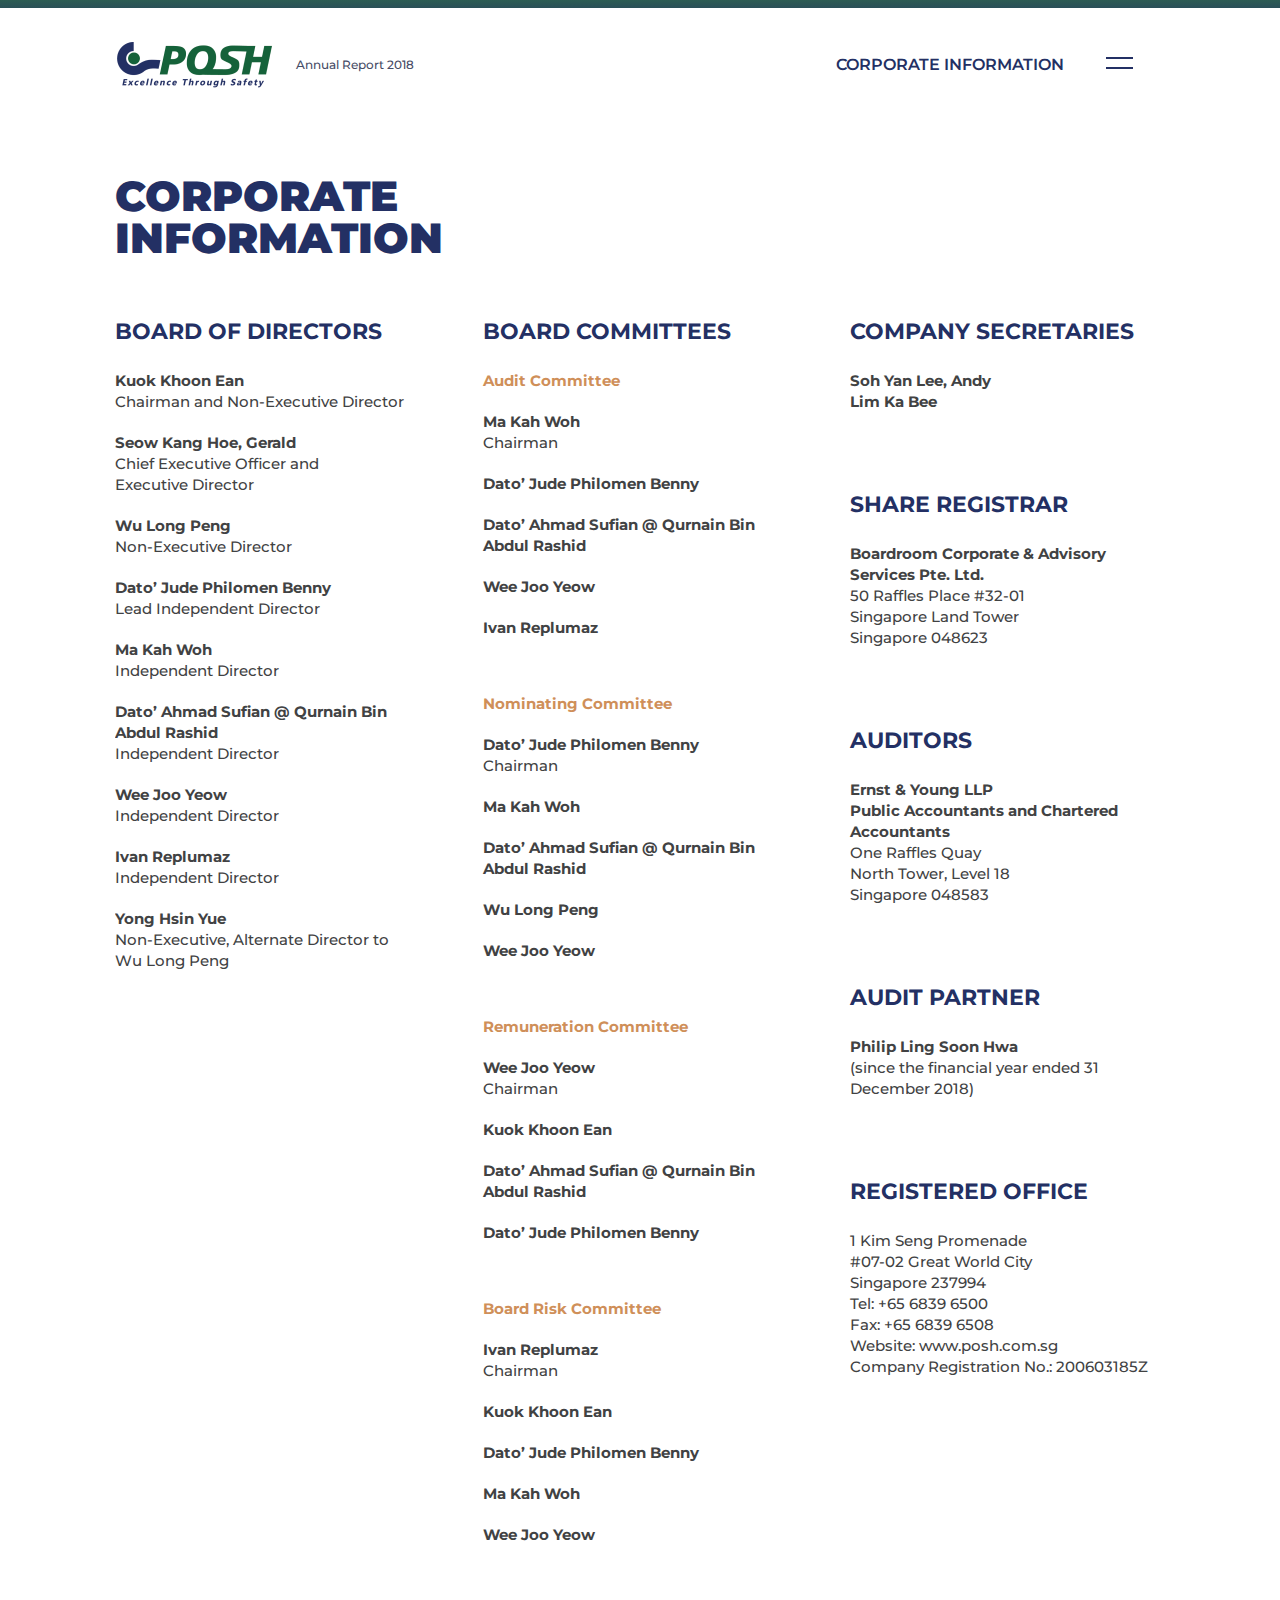
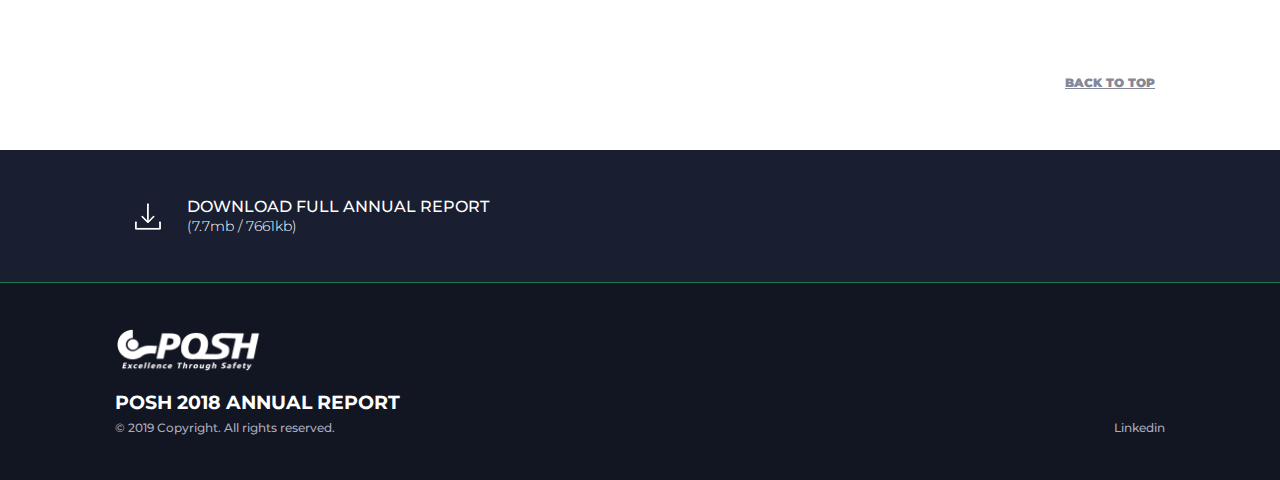
<file: corporateInformation.html>
<!DOCTYPE HTML>
<html>
    <head>
        <meta charset="utf-8" />
        
        <title>corporateInformation</title>
        
        <meta name="description" content="" />
        <meta name="keywords" content="" />
        
       	<meta name="viewport" content="width=device-width, initial-scale=1, maximum-scale=1" />
		<meta name="theme-color" content="#306C4D" />
		<meta name="yandex-tableau-widget" content="logo=, color=#306C4D" />
		
		<meta property="og:title" content="" />
		<meta property="og:site_name" content="" />
		<meta property="og:url" content="" />
		<meta property="og:description" content="" />
		<meta property="og:image" content="" />
        
        <link rel="stylesheet" type="text/css" href="css/style.css" />
        <link rel="stylesheet" type="text/css" href="css/slick/slick.css"/>
        
    	<link rel="shortcut icon" type="image/x-icon" href="" />

    </head>
    <body id="top">
    	
    	
    	<header class="">
			<div class="header-border-top"></div>
			<div class="container">
				<a class="header-logo hover-trans-05" href="/" title="">
					<img src="images/POSH-logo2.png" alt="" title="" />
				</a>
				<div class="header-text table-block">
					<p>Annual Report 2018</p>
				</div>
				<div class="header-bob-menu-bt-block table-block">
					<div>
						<button id="header-bob-menu-bt" class="def-bt hover-trans-05"></button>
					</div>
				</div>
				<div class="header-page-title table-block">
					<p>Corporate Information</p>
				</div>
			</div>
			<div id="header-menu-block">
				<a class="header-download-link" href="files/POSH AR2018.pdf" target="_blank" title="" download>DOWNLOAD FULL ANNUAL REPORT <br /><span>(7.7mb / 7661kb)</span></a>
				<div class="container">
					<nav class="header-navigation">
						<ul>
							<li>
								<a class="hover-trans-05" href="/" title="">home</a>
							</li>
							<li>
								<a class="hover-trans-05" href="chairmanMessage.html" title="">CHAIRMAN’S LETTER TO <br />SHAREHOLDERS</a>
							</li>
							<li>
								<a class="hover-trans-05" href="ceoReviewOperations.html" title="">CEO’S REVIEW OF OPERATIONS</a>
							</li>
							<li class="in">
								<a class="hover-trans-05" href="aboutUs.html" title="">About Us</a>
								<ul>
									<li>
										<a class="hover-trans-05" href="corporateProfile.html" title="">Corporate Profile</a>
									</li>
									<li>
										<a class="hover-trans-05" href="businessDivisions.html" title="">Business Divisions</a>
									</li>
									<li>
										<a class="hover-trans-05" href="ourGrowthJourney.html" title="">Our Growth Journey</a>
									</li>
									<li>
										<a class="hover-trans-05" href="bod.html" title="">Board of Directors</a>
									</li>
									<li>
										<a class="hover-trans-05" href="seniorManagement.html" title="">Senior Management</a>
									</li>
									<li>
										<a class="hover-trans-05" href="ourPeopleCommunity.html" title="">Our People Our Community</a>
									</li>
								</ul>
							</li>
							<li class="in">
								<a class="hover-trans-05" href="ourBusiness.html" title="">Our Business</a>
								<ul>
									<li>
										<a class="hover-trans-05" href="financialHighlights.html" title="">Financial Highlights</a>
									</li>
									<li>
										<a class="hover-trans-05" href="operationFinancialReview.html" title="">Operations &amp; Financial Review</a>
									</li>
									<li>
										<a class="hover-trans-05" href="geographicPresence.html" title="">Geographical Presence</a>
									</li>
									<li>
										<a class="hover-trans-05" href="files/OUR FLEET.pdf" target="_blank" title="" download>Our Fleet <span class="bg pdf-link-img"></span> (412kb)</a>
									</li>
								</ul>
							</li>
						</ul>
					</nav>
					
					<nav class="header-navigation">
						<ul>
							<li class="in">
								<a class="hover-trans-05" href="files/SUSTAINABILITY REPORT.pdf" target="_blank" title="" download>SUSTAINABILITY REPORT <span class="bg pdf-link-img"></span> <br />(1.8mb / 1768kb)</a>
							</li>
							<li>
								<a class="hover-trans-05" href="files/CORPORATE GOVERNANCE REPORT.pdf" target="_blank" title="" download>CORPORATE GOVERNANCE <br />REPORT <span class="bg pdf-link-img"></span> (140kb)</a>
							</li>
							<li>
								<a class="hover-trans-05" href="files/FINANCIAL STATEMENTS.pdf" target="_blank" title="" download>FINANCIAL STATEMENTS <span class="bg pdf-link-img"></span> <br />(687kb)</a>
							</li>
							<li>
								<a class="hover-trans-05" href="corporateInformation.html" title="">CORPORATE INFORMATION</a>
							</li>
						</ul>
					</nav>
					
					<div class="clear"></div>
					<div class="header-coop">
						<p>© 2019 Copyright. All rights reserved. PACC OFFSHORE Services Holding Ltd</p>
						<p>
							<a href="https://www.linkedin.com/company/pacc-offshore-services-holdings-ltd/" target="_blank" title="">Linkedin</a>
						</p>
						
						<a href="files/POSH AR2018.pdf" target="_blank" title="" class="mob-download-bt" download>DOWNLOAD FULL REPORT</a>
						<a href="#" title="" class="header-coop-mob-link">REQUEST FOR PRINT COPY</a>
					</div>
				</div>
			</div>
		</header>
		
		<div class="menu-bottom-block mob-menu-bottom-block">
			<div class="container">
				<div class="header-bottom-page-title table-block"></div>
			</div>
		</div>
    	
		<div class="content">
			<div class="container margin-b-60" style="overflow-x: auto;">
				<h1 class="margin-b-60">Corporate <br />Information</h1>
				
				<div class="tree-colls-block">
				
					<div>
						<h3>BOARD OF DIRECTORS</h3>
						<p><strong>Kuok Khoon Ean</strong> <br />Chairman and Non-Executive Director</p>
						<p><strong>Seow Kang Hoe, Gerald </strong> <br />Chief Executive Officer and <br />Executive Director</p>
						<p><strong>Wu Long Peng</strong> <br />Non-Executive Director</p>
						<p><strong>Dato’ Jude Philomen Benny</strong> <br />Lead Independent Director</p>
						<p><strong>Ma Kah Woh</strong> <br />Independent Director</p>
						<p><strong>Dato’ Ahmad Sufian @ Qurnain Bin Abdul Rashid</strong> <br />Independent Director</p>
						<p><strong>Wee Joo Yeow</strong> <br />Independent Director</p>
						<p><strong>Ivan Replumaz</strong> <br />Independent Director</p>
						<p><strong>Yong Hsin Yue</strong> <br />Non-Executive, Alternate Director to <br />Wu Long Peng</p>
					</div>
					
					<div>
						<h3>BOARD COMMITTEES</h3>
						
						<p><strong class="yellow-color">Audit Committee</strong></p>
						<p><strong>Ma Kah Woh </strong> <br />Chairman</p>
						<p><strong>Dato’ Jude Philomen Benny</strong></p>
						<p><strong>Dato’ Ahmad Sufian @ Qurnain Bin Abdul Rashid</strong></p>
						<p><strong>Wee Joo Yeow</strong></p>
						<p class="margin-b-55"><strong>Ivan Replumaz</strong></p>
						
						<p><strong class="yellow-color">Nominating Committee</strong></p>
						<p><strong>Dato’ Jude Philomen Benny</strong> <br />Chairman</p>
						<p><strong>Ma Kah Woh</strong></p>
						<p><strong>Dato’ Ahmad Sufian @ Qurnain Bin Abdul Rashid</strong></p>
						<p><strong>Wu Long Peng</strong></p>
						<p class="margin-b-55"><strong>Wee Joo Yeow</strong></p>
						
						<p><strong class="yellow-color">Remuneration Committee</strong></p>
						<p><strong>Wee Joo Yeow</strong> <br />Chairman</p>
						<p><strong>Kuok Khoon Ean</strong></p>
						<p><strong>Dato’ Ahmad Sufian @ Qurnain Bin Abdul Rashid</strong></p>
						<p class="margin-b-55"><strong>Dato’ Jude Philomen Benny</strong></p>
						
						<p><strong class="yellow-color">Board Risk Committee</strong></p>
						<p><strong>Ivan Replumaz</strong> <br />Chairman</p>
						<p><strong>Kuok Khoon Ean</strong></p>
						<p><strong>Dato’ Jude Philomen Benny</strong></p>
						<p><strong>Ma Kah Woh</strong></p>
						<p><strong>Wee Joo Yeow</strong></p>
					</div>
					
					<div>
						<h3>COMPANY SECRETARIES</h3>
						<p class="margin-b-80"><strong>Soh Yan Lee, Andy <br />Lim Ka Bee</strong></p>
						
						<h3>SHARE REGISTRAR</h3>
						<p class="margin-b-80"><strong>Boardroom Corporate &amp; Advisory Services Pte. Ltd.</strong> <br />50 Raffles Place #32-01 <br />Singapore Land Tower <br />Singapore 048623</p>
						
						<h3>AUDITORS</h3>
						<p class="margin-b-80"><strong>Ernst &amp; Young LLP <br />Public Accountants and Chartered Accountants</strong> <br />One Raffles Quay <br />North Tower, Level 18 <br />Singapore 048583</p>
						
						<h3>AUDIT PARTNER</h3>
						<p class="margin-b-80"><strong>Philip Ling Soon Hwa</strong> <br />(since the financial year ended 31 December 2018)</p>
						
						<h3>REGISTERED OFFICE</h3>
						<p>
							1 Kim Seng Promenade <br />
							#07-02 Great World City <br />
							Singapore 237994 <br />
							Tel: +65 6839 6500 <br />
							Fax: +65 6839 6508 <br />
							Website: www.posh.com.sg <br />
							Company Registration No.: 200603185Z
						</p>
					</div>
					
				</div>
			</div>
		</div>
		
		
		<div>
			<div class="container">
				<div class="back-to-top-block">
					<a class="nav-link hover-trans-05" href="#top" title="">Back to Top</a>
				</div>
			</div>
		</div>
    	<div class="download-block">
			<div class="container">
				<div class="table-block">
					<a class="download-link hover-trans-05" href="files/POSH AR2018.pdf" target="_blank" title="" download>DOWNLOAD FULL ANNUAL REPORT <br /><span>(7.7mb / 7661kb)</span></a>
				</div>
			</div>
		</div>
    	<footer>
			<div class="container">
				<a class="footer-logo-link hover-trans-05" href="/" title="">
					<img src="images/POSH-logo2-white.png" alt="" title="" />
				</a>
				
				<p class="big-p">posh 2018 annual report</p>
				<p class="litle-p left">© 2019 Copyright. All rights reserved.</p>
				<p class="litle-p right">
					<a href="https://www.linkedin.com/company/pacc-offshore-services-holdings-ltd/" title="" target="_blank">Linkedin</a>
				</p>
			</div>
		</footer>
    	
    	<script type="text/javascript" src="js/jquery/jquery-1.11.0.min.js"></script>
  		<script type="text/javascript" src="js/jquery/jquery-migrate-1.2.1.min.js"></script>
    	<script type="text/javascript" src="js/slick/slick.min.js"></script>
    	<script type="text/javascript" src="js/main-script.js"></script>
    </body>
</html>
</file>
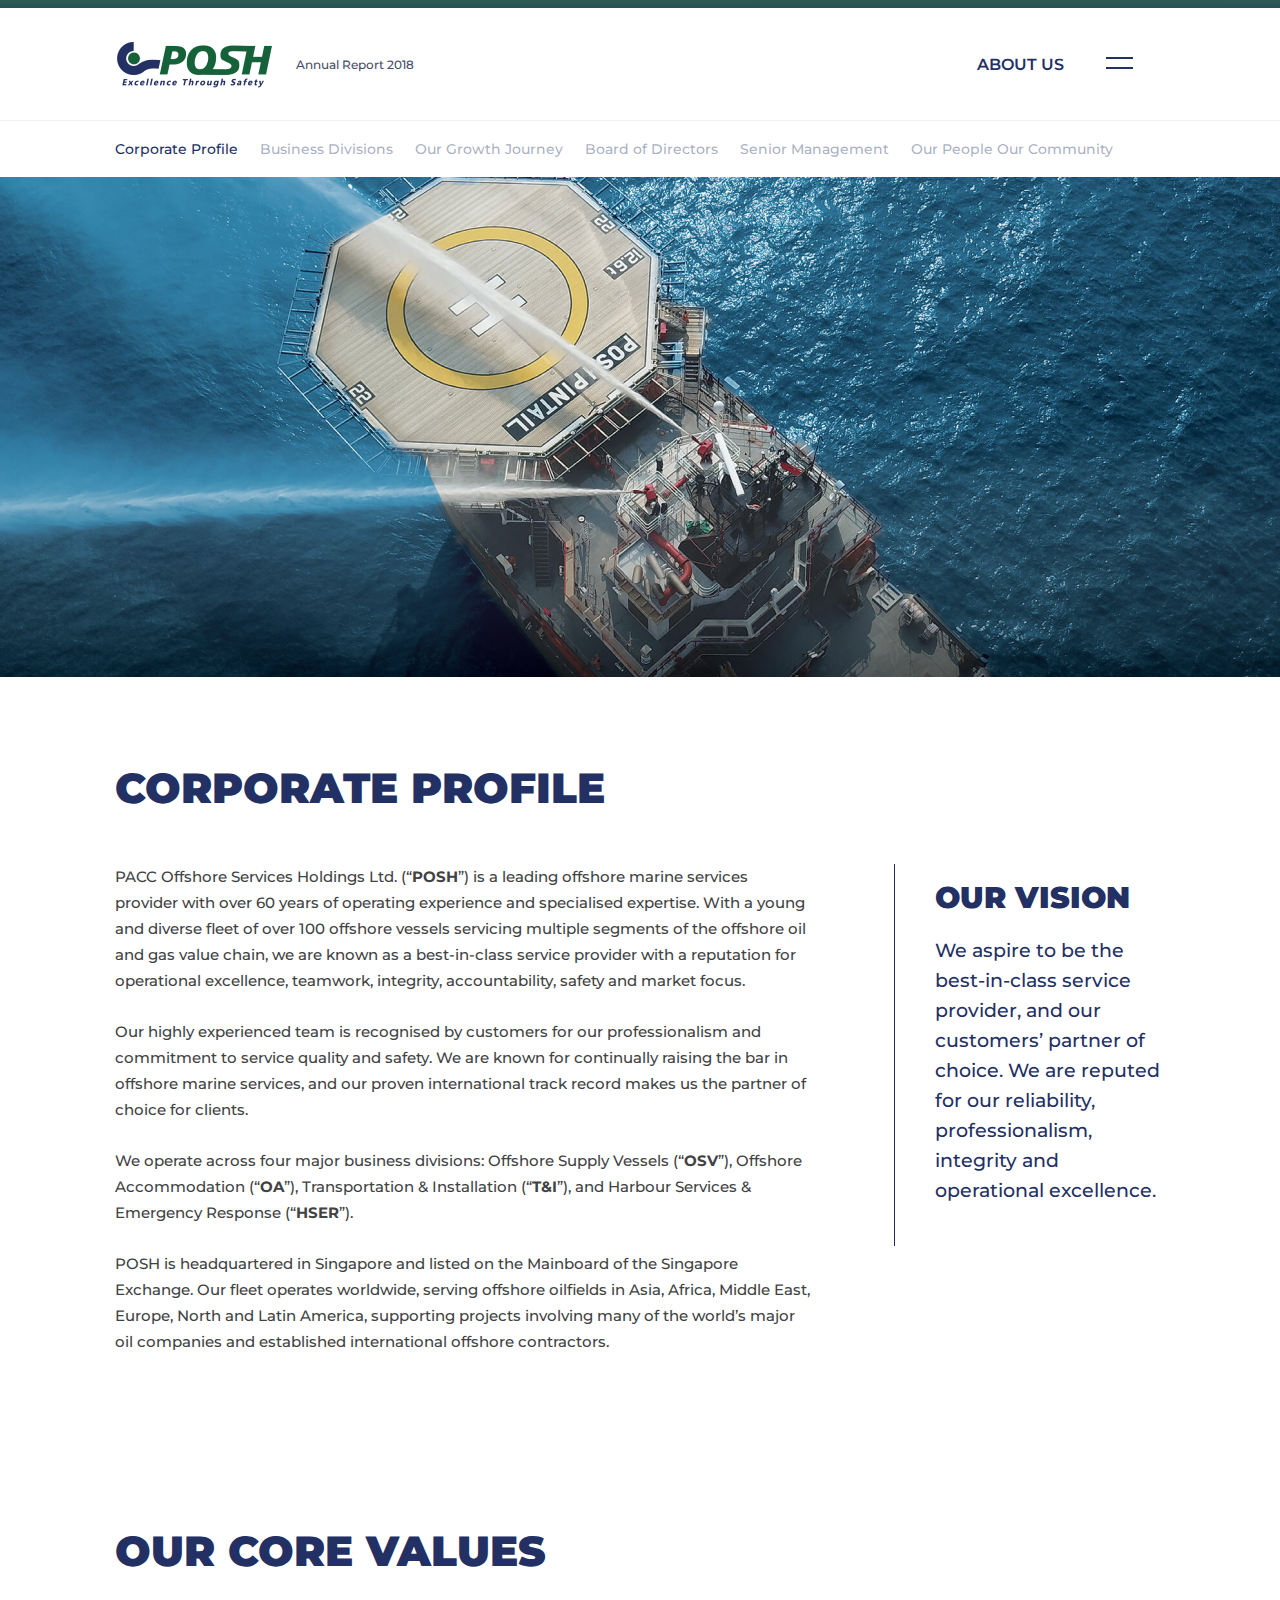
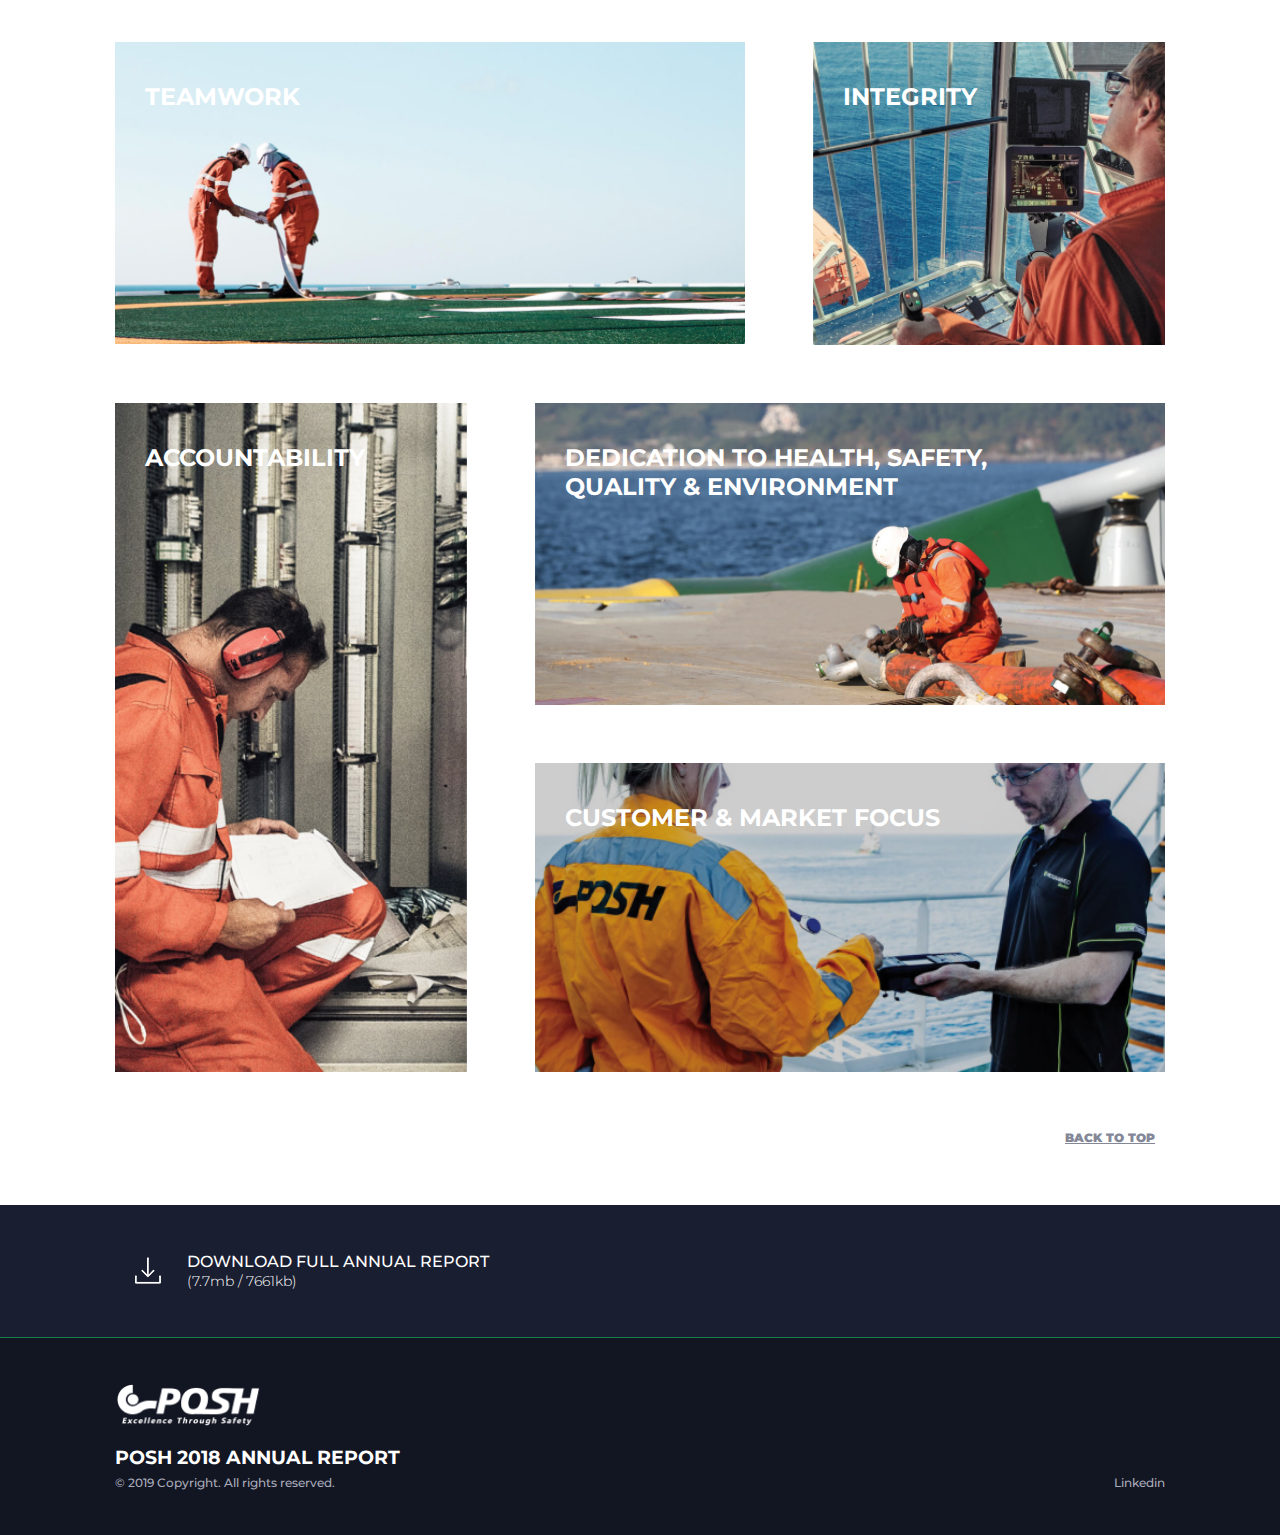
<file: corporateProfile.html>
﻿<!DOCTYPE HTML>
<html>
    <head>
        <meta charset="utf-8" />
        
        <title>corporateProfile</title>
        
        <meta name="description" content="" />
        <meta name="keywords" content="" />
        
       	<meta name="viewport" content="width=device-width, initial-scale=1, maximum-scale=1" />
		<meta name="theme-color" content="#306C4D" />
		<meta name="yandex-tableau-widget" content="logo=, color=#306C4D" />
		
		<meta property="og:title" content="" />
		<meta property="og:site_name" content="" />
		<meta property="og:url" content="" />
		<meta property="og:description" content="" />
		<meta property="og:image" content="" />
        
        <link rel="stylesheet" type="text/css" href="css/style.css" />
        <link rel="stylesheet" type="text/css" href="css/slick/slick.css"/>
        
    	<link rel="shortcut icon" type="image/x-icon" href="" />

    </head>
    <body id="top">
    	
    	<header class="">
			<div class="header-border-top"></div>
			<div class="container">
				<a class="header-logo hover-trans-05" href="/" title="">
					<img src="images/POSH-logo2.png" alt="" title="" />
				</a>
				<div class="header-text table-block">
					<p>Annual Report 2018</p>
				</div>
				<div class="header-bob-menu-bt-block table-block">
					<div>
						<button id="header-bob-menu-bt" class="def-bt hover-trans-05"></button>
					</div>
				</div>
				<div class="header-page-title table-block">
					<p>about us</p>
				</div>
			</div>
			<div id="header-menu-block">
				<a class="header-download-link" href="files/POSH AR2018.pdf" target="_blank" title="" download>DOWNLOAD FULL ANNUAL REPORT <br /><span>(7.7mb / 7661kb)</span></a>
				<div class="container">
					<nav class="header-navigation">
						<ul>
							<li>
								<a class="hover-trans-05" href="/" title="">home</a>
							</li>
							<li>
								<a class="hover-trans-05" href="chairmanMessage.html" title="">CHAIRMAN’S LETTER TO <br />SHAREHOLDERS</a>
							</li>
							<li>
								<a class="hover-trans-05" href="ceoReviewOperations.html" title="">CEO’S REVIEW OF OPERATIONS</a>
							</li>
							<li class="in">
								<a class="hover-trans-05" href="aboutUs.html" title="">About Us</a>
								<ul>
									<li>
										<a class="hover-trans-05" href="corporateProfile.html" title="">Corporate Profile</a>
									</li>
									<li>
										<a class="hover-trans-05" href="businessDivisions.html" title="">Business Divisions</a>
									</li>
									<li>
										<a class="hover-trans-05" href="ourGrowthJourney.html" title="">Our Growth Journey</a>
									</li>
									<li>
										<a class="hover-trans-05" href="bod.html" title="">Board of Directors</a>
									</li>
									<li>
										<a class="hover-trans-05" href="seniorManagement.html" title="">Senior Management</a>
									</li>
									<li>
										<a class="hover-trans-05" href="ourPeopleCommunity.html" title="">Our People Our Community</a>
									</li>
								</ul>
							</li>
							<li class="in">
								<a class="hover-trans-05" href="ourBusiness.html" title="">Our Business</a>
								<ul>
									<li>
										<a class="hover-trans-05" href="financialHighlights.html" title="">Financial Highlights</a>
									</li>
									<li>
										<a class="hover-trans-05" href="operationFinancialReview.html" title="">Operations &amp; Financial Review</a>
									</li>
									<li>
										<a class="hover-trans-05" href="geographicPresence.html" title="">Geographical Presence</a>
									</li>
									<li>
										<a class="hover-trans-05" href="files/OUR FLEET.pdf" target="_blank" title="" download>Our Fleet <span class="bg pdf-link-img"></span> (412kb)</a>
									</li>
								</ul>
							</li>
						</ul>
					</nav>
					
					<nav class="header-navigation">
						<ul>
							<li class="in">
								<a class="hover-trans-05" href="files/SUSTAINABILITY REPORT.pdf" target="_blank" title="" download>SUSTAINABILITY REPORT <span class="bg pdf-link-img"></span> <br />(1.8mb / 1768kb)</a>
							</li>
							<li>
								<a class="hover-trans-05" href="files/CORPORATE GOVERNANCE REPORT.pdf" target="_blank" title="" download>CORPORATE GOVERNANCE <br />REPORT <span class="bg pdf-link-img"></span> (140kb)</a>
							</li>
							<li>
								<a class="hover-trans-05" href="files/FINANCIAL STATEMENTS.pdf" target="_blank" title="" download>FINANCIAL STATEMENTS <span class="bg pdf-link-img"></span> <br />(687kb)</a>
							</li>
							<li>
								<a class="hover-trans-05" href="corporateInformation.html" title="">CORPORATE INFORMATION</a>
							</li>
						</ul>
					</nav>
					
					<div class="clear"></div>
					<div class="header-coop">
						<p>© 2019 Copyright. All rights reserved. PACC OFFSHORE Services Holding Ltd</p>
						<p>
							<a href="https://www.linkedin.com/company/pacc-offshore-services-holdings-ltd/" target="_blank" title="">Linkedin</a>
						</p>
						
						<a href="files/POSH AR2018.pdf" target="_blank" title="" class="mob-download-bt" download>DOWNLOAD FULL REPORT</a>
						<a href="#" title="" class="header-coop-mob-link">REQUEST FOR PRINT COPY</a>
					</div>
				</div>
			</div>
		</header>
    	
    	<div class="menu-bottom-block">
			<div class="container">
				<div class="header-bottom-page-title table-block"></div>
				<ul>
					<li class="active">
						<a href="corporateProfile.html" title="">Corporate Profile</a>
					</li>
					<li>
						<a href="businessDivisions.html" title="">Business Divisions</a>
					</li>
					<li>
						<a href="ourGrowthJourney.html" title="">Our Growth Journey</a>
					</li>
					<li>
						<a href="bod.html" title="">Board of Directors</a>
					</li>
					<li>
						<a href="seniorManagement.html" title="">Senior Management</a>
					</li>
					<li>
						<a href="ourPeopleCommunity.html" title="">Our People Our Community</a>
					</li>
				</ul>
			</div>
		</div>
    	
    	<div class="image-bg-top-block bg" style="background-image: url( 'images/img/corporateProfileTopBg.jpg' );"></div>
		
		<div class="content">
			<div class="container">
				<h1 class="big-margin-title">Corporate Profile</h1>
			</div>
		</div>
		
		<div class="block-with-sitebar block-with-sitebar-2 margin-b-60">
			<div class="container">
				<div class="left-content">
					<p>PACC Offshore Services Holdings Ltd. (“<strong>POSH</strong>”) is a leading offshore marine services provider with over 60 years of operating experience and specialised expertise. With a young and diverse fleet of over 100 offshore vessels servicing multiple segments of the offshore oil and gas value chain, we are known as a best-in-class service provider with a reputation for operational excellence, teamwork, integrity, accountability, safety and market focus.</p>
					<p>Our highly experienced team is recognised by customers for our professionalism and commitment to service quality and safety. We are known for continually raising the bar in offshore marine services, and our proven international track record makes us the partner of choice for clients.</p>
					<p>We operate across four major business divisions: Offshore Supply Vessels (“<strong>OSV</strong>”), Offshore Accommodation (“<strong>OA</strong>”), Transportation &amp; Installation (“<strong>T&amp;I</strong>”), and Harbour Services &amp; Emergency Response (“<strong>HSER</strong>”).</p>
					<p>POSH is headquartered in Singapore and listed on the Mainboard of the Singapore Exchange. Our fleet operates worldwide, serving offshore oilfields in Asia, Africa, Middle East, Europe, North and Latin America, supporting projects involving many of the world’s major oil companies and established international offshore contractors.</p>
					
				</div>
				<div class="right-sitebar">
					<h3>OUR VISION</h3>
					<p>We aspire to be the best-in-class service provider, and our customers’ partner of choice. We are reputed for our reliability, professionalism, integrity and operational excellence.</p>
				</div>
			</div>
		</div>
		
		<div class="content">
			<div class="container">
				<h2 class="big-margin-title">our core values</h2>
			</div>
		</div>
		
		<div class="images-block">
			<div class="container">
			
				<div class="img-block img-block-1">
					<a href="#" title="">
						<img src="images/img/corporateProfile/1.jpg" alt="" title="" />
						<div>
							<h4>Teamwork</h4>
							<ul>
								<li>Embrace our “ONE TEAM” culture to meet our shared vision and mission.</li>
								<li>Appreciate the contributions of each member of our POSH family, both on shore and at sea.</li>
							</ul>
						</div>
					</a>
				</div>
				
				<div class="img-block img-block-2">
					<a href="#" title="">
						<img src="images/img/corporateProfile/2.jpg" alt="" title="" />
						<div>
							<h4>Integrity</h4>
							<ul>
								<li>Honour our commitments and deliver on our promises.</li>
								<li>Be sincere and honest in all our engagements.</li>
							</ul>
						</div>
					</a>
				</div>
				
				<div class="img-block img-block-3">
					<a href="#" title="">
						<img src="images/img/corporateProfile/3.jpg" alt="" title="" />
						<div>
							<h4>Accountability</h4>
							<ul>
								<li>Be accountable for our actions or inaction.</li>
								<li>Be proactive and take ownership – “If it is to be, it is up to me”.</li>
							</ul>
						</div>
					</a>
				</div>
				
				<div class="img-block img-block-4">
					<a href="#" title="">
						<img src="images/img/corporateProfile/4.jpg" alt="" title="" />
						<div>
						  <h4>Dedication to Health, Safety, <br>
						    Quality &amp; Environment</h4>
						  <ul>
							<li>Uphold our firm commitment to operational and safety excellence while delivering constant improvements.</li>
								<li>Keep our staff and our work environments safe and healthy.</li>
								<li>Care for our planet – do no environmental damage.</li>
							</ul>
						</div>
					</a>
				</div>
				
				<div class="img-block img-block-5">
					<a href="#" title="">
						<img src="images/img/corporateProfile/5.jpg" alt="" title="" />
						<div>
							<h4>Customer &amp; Market Focus</h4>
							<ul>
								<li>Always listen to and focus on the needs of our customers.</li>
								<li>Be alert to market forces re-shaping the business landscape to identify and capture new opportunities.</li>
								<li>Be passionate about what we do and relish the pursuit of finding solutions to any challenge.</li>
							</ul>
						</div>
					</a>
				</div>
				
				<script type="text/javascript">
				var imgLinks = document.querySelectorAll( ".images-block a" );
				for ( var i = 0; i < imgLinks.length; i++ ) {
					imgLinks[ i ].addEventListener( "click", function( event ) {
						event.preventDefault();
					} )
				}
				</script>
				
			</div>
		</div>
		
		<div>
			<div class="container">
				<div class="back-to-top-block">
					<a class="nav-link hover-trans-05" href="#top" title="">Back to Top</a>
				</div>
			</div>
		</div>
		
    	<div class="download-block">
			<div class="container">
				<div class="table-block">
					<a class="download-link hover-trans-05" href="files/POSH AR2018.pdf" target="_blank" title="" download>DOWNLOAD FULL ANNUAL REPORT <br /><span>(7.7mb / 7661kb)</span></a>
				</div>
			</div>
		</div>
    	
    	<footer>
			<div class="container">
				<a class="footer-logo-link hover-trans-05" href="/" title="">
					<img src="images/POSH-logo2-white.png" alt="" title="" />
				</a>
				
				<p class="big-p">posh 2018 annual report</p>
				<p class="litle-p left">© 2019 Copyright. All rights reserved.</p>
				<p class="litle-p right">
					<a href="https://www.linkedin.com/company/pacc-offshore-services-holdings-ltd/" title="" target="_blank">Linkedin</a>
				</p>
			</div>
		</footer>
		
    	
    	<script type="text/javascript" src="js/jquery/jquery-1.11.0.min.js"></script>
  		<script type="text/javascript" src="js/jquery/jquery-migrate-1.2.1.min.js"></script>
    	<script type="text/javascript" src="js/slick/slick.min.js"></script>
    	<script type="text/javascript" src="js/main-script.js"></script>
    </body>
</html>
</file>
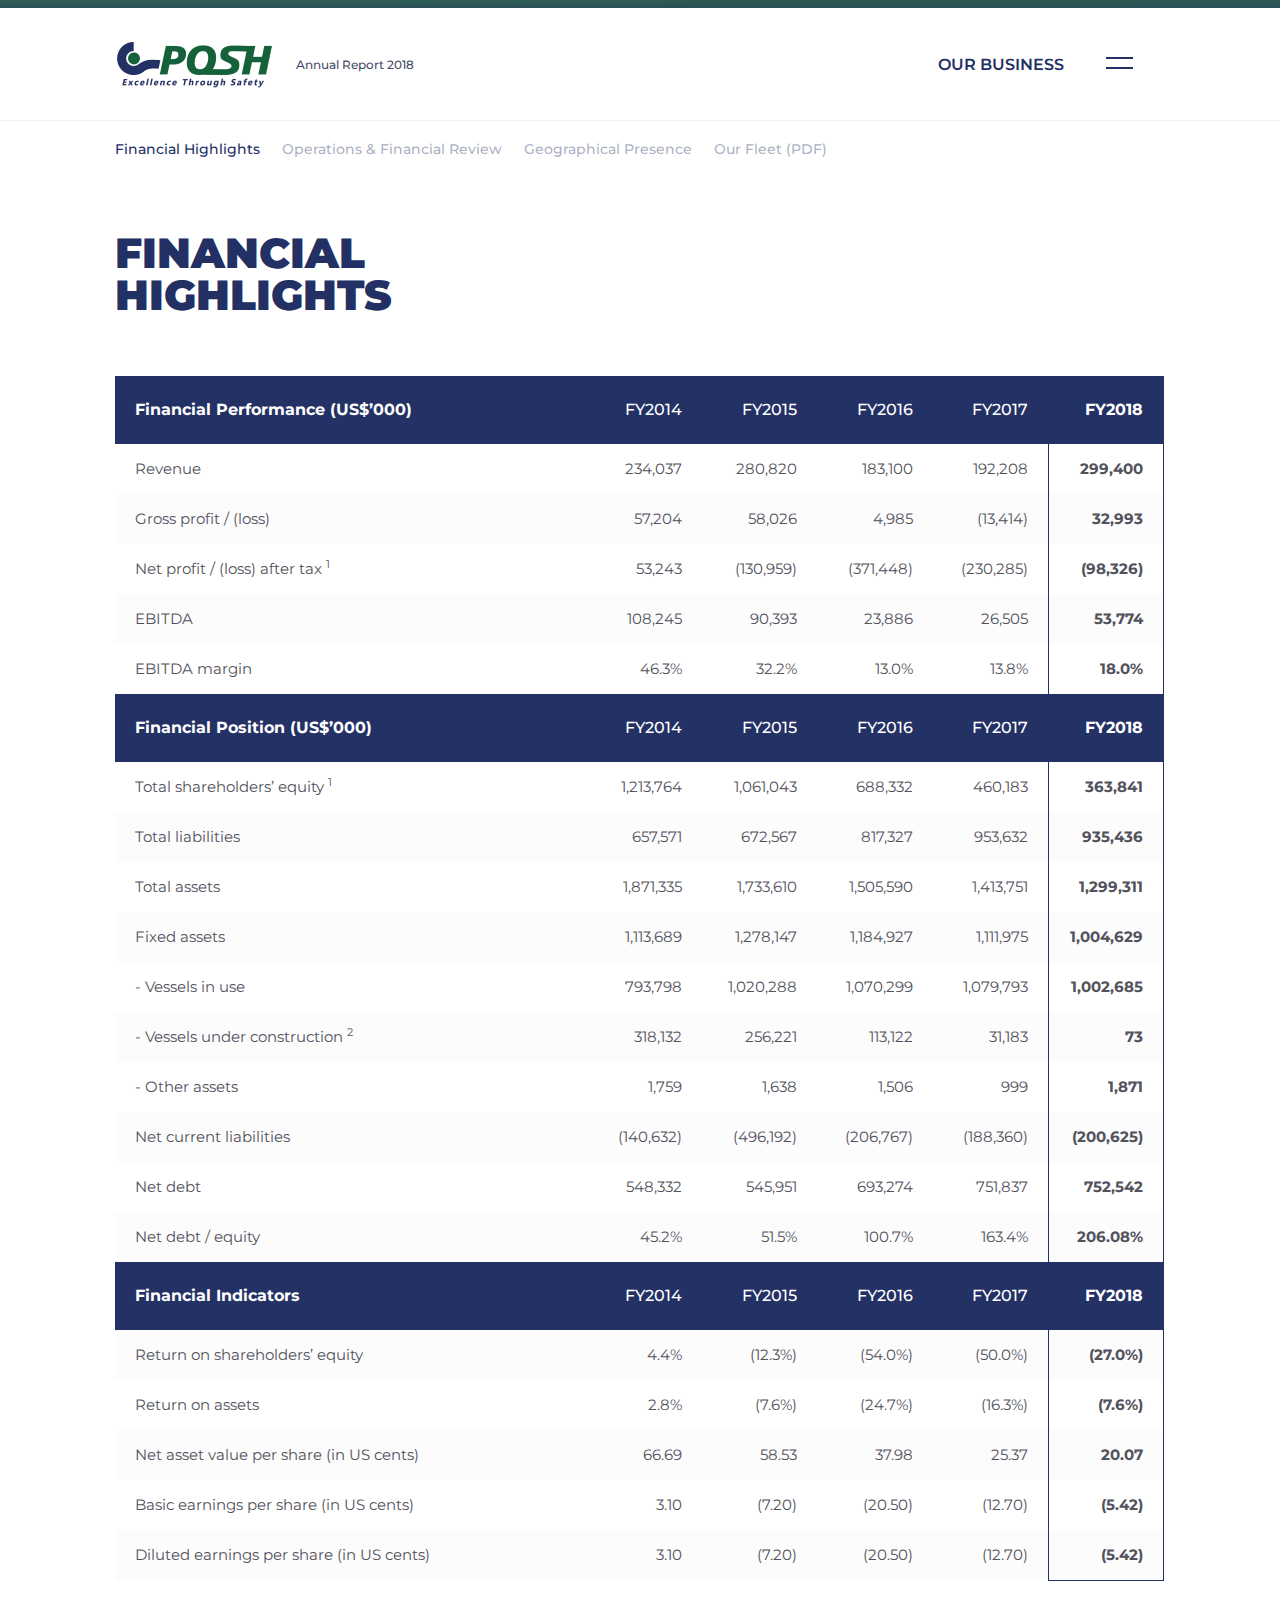
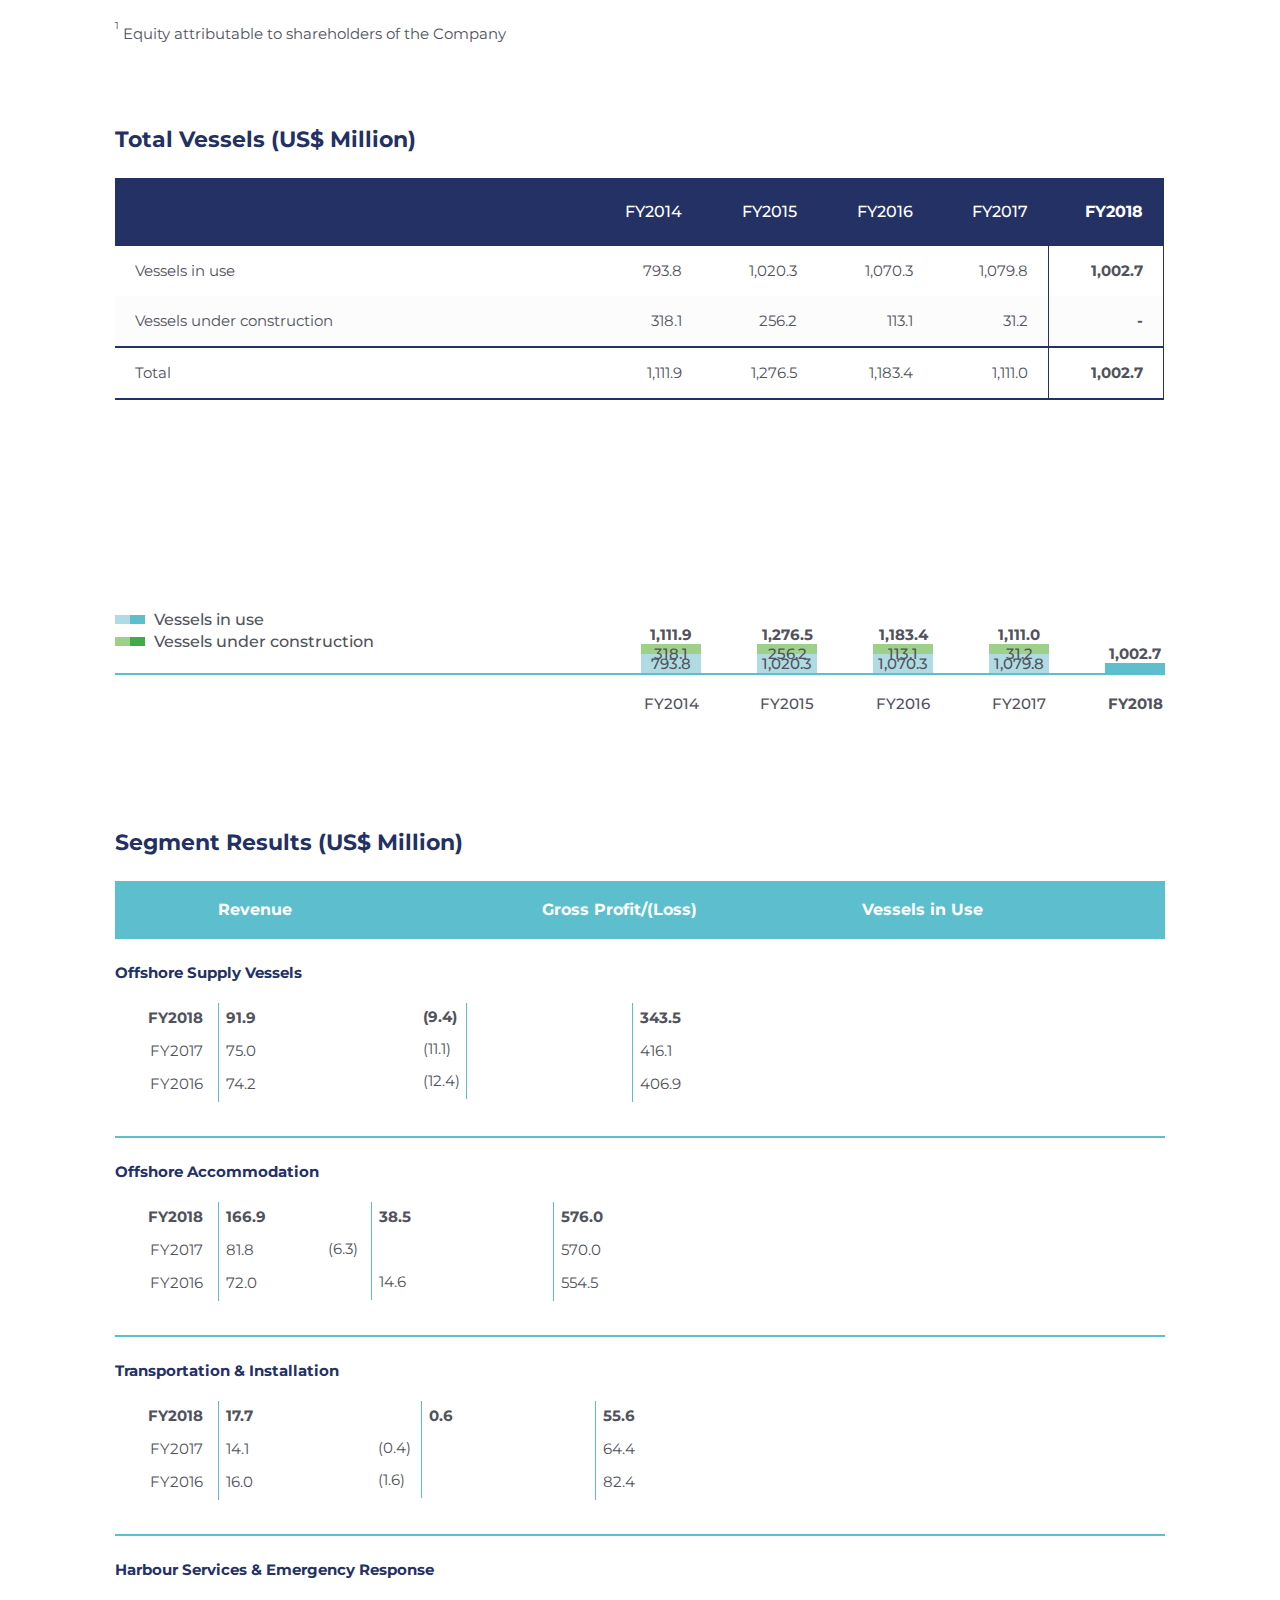
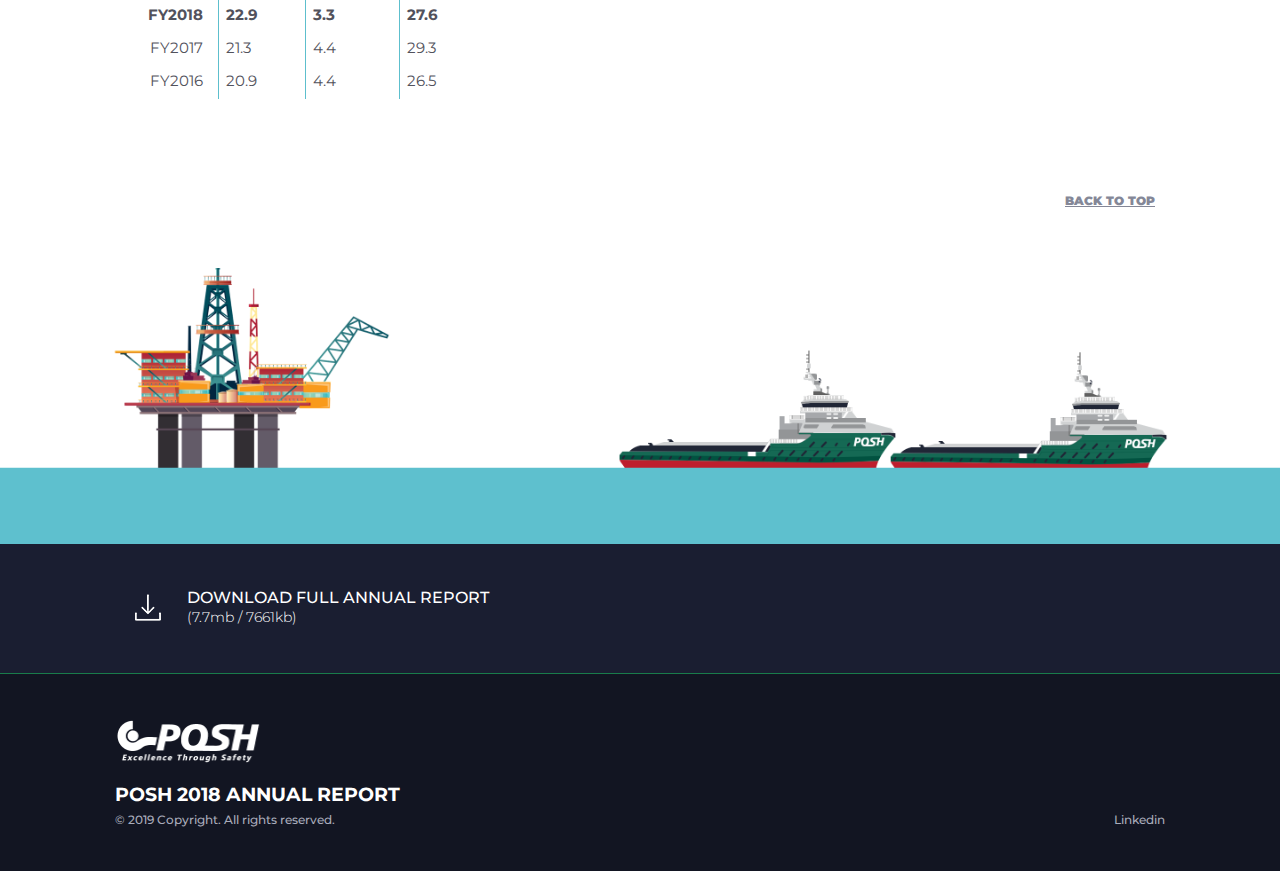
<file: financialHighlights.html>
<!DOCTYPE HTML>
<html>
    <head>
        <meta charset="utf-8" />
        
        <title>financialHighlights</title>
        
        <meta name="description" content="" />
        <meta name="keywords" content="" />
        
       	<meta name="viewport" content="width=device-width, initial-scale=1, maximum-scale=1" />
		<meta name="theme-color" content="#306C4D" />
		<meta name="yandex-tableau-widget" content="logo=, color=#306C4D" />
		
		<meta property="og:title" content="" />
		<meta property="og:site_name" content="" />
		<meta property="og:url" content="" />
		<meta property="og:description" content="" />
		<meta property="og:image" content="" />
        
        <link rel="stylesheet" type="text/css" href="css/style.css" />
        <link rel="stylesheet" type="text/css" href="css/slick/slick.css"/>
        
    	<link rel="shortcut icon" type="image/x-icon" href="" />

    </head>
    <body id="top">
    	
    	
    	<header class="">
			<div class="header-border-top"></div>
			<div class="container">
				<a class="header-logo hover-trans-05" href="/" title="">
					<img src="images/POSH-logo2.png" alt="" title="" />
				</a>
				<div class="header-text table-block">
					<p>Annual Report 2018</p>
				</div>
				<div class="header-bob-menu-bt-block table-block">
					<div>
						<button id="header-bob-menu-bt" class="def-bt hover-trans-05"></button>
					</div>
				</div>
				<div class="header-page-title table-block">
					<p>our business</p>
				</div>
			</div>
			<div id="header-menu-block">
				<a class="header-download-link" href="files/POSH AR2018.pdf" target="_blank" title="" download>DOWNLOAD FULL ANNUAL REPORT <br /><span>(7.7mb / 7661kb)</span></a>
				<div class="container">
					<nav class="header-navigation">
						<ul>
							<li>
								<a class="hover-trans-05" href="/" title="">home</a>
							</li>
							<li>
								<a class="hover-trans-05" href="chairmanMessage.html" title="">CHAIRMAN’S LETTER TO <br />SHAREHOLDERS</a>
							</li>
							<li>
								<a class="hover-trans-05" href="ceoReviewOperations.html" title="">CEO’S REVIEW OF OPERATIONS</a>
							</li>
							<li class="in">
								<a class="hover-trans-05" href="aboutUs.html" title="">About Us</a>
								<ul>
									<li>
										<a class="hover-trans-05" href="corporateProfile.html" title="">Corporate Profile</a>
									</li>
									<li>
										<a class="hover-trans-05" href="businessDivisions.html" title="">Business Divisions</a>
									</li>
									<li>
										<a class="hover-trans-05" href="ourGrowthJourney.html" title="">Our Growth Journey</a>
									</li>
									<li>
										<a class="hover-trans-05" href="bod.html" title="">Board of Directors</a>
									</li>
									<li>
										<a class="hover-trans-05" href="seniorManagement.html" title="">Senior Management</a>
									</li>
									<li>
										<a class="hover-trans-05" href="ourPeopleCommunity.html" title="">Our People Our Community</a>
									</li>
								</ul>
							</li>
							<li class="in">
								<a class="hover-trans-05" href="ourBusiness.html" title="">Our Business</a>
								<ul>
									<li>
										<a class="hover-trans-05" href="financialHighlights.html" title="">Financial Highlights</a>
									</li>
									<li>
										<a class="hover-trans-05" href="operationFinancialReview.html" title="">Operations &amp; Financial Review</a>
									</li>
									<li>
										<a class="hover-trans-05" href="geographicPresence.html" title="">Geographical Presence</a>
									</li>
									<li>
										<a class="hover-trans-05" href="files/OUR FLEET.pdf" target="_blank" title="" download>Our Fleet <span class="bg pdf-link-img"></span> (412kb)</a>
									</li>
								</ul>
							</li>
						</ul>
					</nav>
					
					<nav class="header-navigation">
						<ul>
							<li class="in">
								<a class="hover-trans-05" href="files/SUSTAINABILITY REPORT.pdf" target="_blank" title="" download>SUSTAINABILITY REPORT <span class="bg pdf-link-img"></span> <br />(1.8mb / 1768kb)</a>
							</li>
							<li>
								<a class="hover-trans-05" href="files/CORPORATE GOVERNANCE REPORT.pdf" target="_blank" title="" download>CORPORATE GOVERNANCE <br />REPORT <span class="bg pdf-link-img"></span> (140kb)</a>
							</li>
							<li>
								<a class="hover-trans-05" href="files/FINANCIAL STATEMENTS.pdf" target="_blank" title="" download>FINANCIAL STATEMENTS <span class="bg pdf-link-img"></span> <br />(687kb)</a>
							</li>
							<li>
								<a class="hover-trans-05" href="corporateInformation.html" title="">CORPORATE INFORMATION</a>
							</li>
						</ul>
					</nav>
					
					<div class="clear"></div>
					<div class="header-coop">
						<p>© 2019 Copyright. All rights reserved. PACC OFFSHORE Services Holding Ltd</p>
						<p>
							<a href="https://www.linkedin.com/company/pacc-offshore-services-holdings-ltd/" target="_blank" title="">Linkedin</a>
						</p>
						
						<a href="files/POSH AR2018.pdf" target="_blank" title="" class="mob-download-bt" download>DOWNLOAD FULL REPORT</a>
						<a href="#" title="" class="header-coop-mob-link">REQUEST FOR PRINT COPY</a>
					</div>
				</div>
			</div>
		</header>
		
		<div class="menu-bottom-block menu-bottom-block-2">
			<div class="container">
				<div class="header-bottom-page-title table-block"></div>
				<ul>
					<li class="active">
						<a href="financialHighlights.html" title="">Financial Highlights</a>
					</li>
					<li>
						<a href="operationFinancialReview.html" title="">Operations &amp; Financial Review</a>
					</li>
					<li>
						<a href="geographicPresence.html" title="">Geographical Presence</a>
					</li>
					<li>
						<a href="files/OUR FLEET.pdf" target="_blank" title="" download>Our Fleet (PDF)</a>
					</li>
				</ul>
			</div>
		</div>
    	
		<div class="content">
			<div class="container margin-b-60" style="overflow-x: auto;">
				<h1 class="margin-b-60">Financial <br />Highlights</h1>
				
				<div class="table">
					<table style="min-width: 550px;">
						<tr>
							<th>Financial Performance (US$’000)</th>
							<th><span>FY2014</span></th>
							<th><span>FY2015</span></th>
							<th><span>FY2016</span></th>
							<th><span>FY2017</span></th>
							<th>FY2018</th>
						</tr>
						<tr>
							<td>Revenue</td>
							<td>234,037</td>
							<td>280,820</td>
							<td>183,100</td>
							<td>192,208</td>
							<td>299,400</td>
						</tr>
						<tr>
							<td>Gross profit / (loss)</td>
							<td>57,204</td>
							<td>58,026</td>
							<td>4,985</td>
							<td>(13,414)</td>
							<td>32,993</td>
						</tr>
						<tr>
							<td><a class="nav-link" href="#table-p" title="">Net profit / (loss) after tax <sup>1</sup></a></td>
							<td>53,243</td>
							<td>(130,959)</td>
							<td>(371,448)</td>
							<td>(230,285)</td>
							<td>(98,326)</td>
						</tr>
						<tr>
							<td>EBITDA</td>
							<td>108,245</td>
							<td>90,393</td>
							<td>23,886</td>
							<td>26,505</td>
							<td>53,774</td>
						</tr>
						<tr>
							<td>EBITDA margin</td>
							<td>46.3%</td>
							<td>32.2%</td>
							<td>13.0%</td>
							<td>13.8%</td>
							<td>18.0%</td>
						</tr>
						
						<tr>
							<th>Financial Position (US$’000)</th>
							<th><span>FY2014</span></th>
							<th><span>FY2015</span></th>
							<th><span>FY2016</span></th>
							<th><span>FY2017</span></th>
							<th>FY2018</th>
						</tr>
						<tr>
							<td><a class="nav-link" href="#table-p" title="">Total shareholders’ equity <sup>1</sup></a></td>
							<td>1,213,764</td>
							<td>1,061,043</td>
							<td>688,332</td>
							<td>460,183</td>
							<td>363,841</td>
						</tr>
						<tr>
							<td>Total liabilities</td>
							<td>657,571</td>
							<td>672,567</td>
							<td>817,327</td>
							<td>953,632</td>
							<td>935,436</td>
						</tr>
						<tr>
							<td>Total assets</td>
							<td>1,871,335</td>
							<td>1,733,610</td>
							<td>1,505,590</td>
							<td>1,413,751</td>
							<td>1,299,311</td>
						</tr>
						<tr>
							<td>Fixed assets</td>
							<td>1,113,689</td>
							<td>1,278,147</td>
							<td>1,184,927</td>
							<td>1,111,975</td>
							<td>1,004,629</td>
						</tr>
						<tr>
							<td>- Vessels in use</td>
							<td>793,798</td>
							<td>1,020,288</td>
							<td>1,070,299</td>
							<td>1,079,793</td>
							<td>1,002,685</td>
						</tr>
						<tr>
							<td><a class="nav-link" href="#table-p" title="">- Vessels under construction <sup>2</sup></a></td>
							<td>318,132</td>
							<td>256,221</td>
							<td>113,122</td>
							<td>31,183</td>
							<td>73</td>
						</tr>
						<tr>
							<td>- Other assets</td>
							<td>1,759</td>
							<td>1,638</td>
							<td>1,506</td>
							<td>999</td>
							<td>1,871</td>
						</tr>
						<tr>
							<td>Net current liabilities</td>
							<td>(140,632)</td>
							<td>(496,192)</td>
							<td>(206,767)</td>
							<td>(188,360)</td>
							<td>(200,625)</td>
						</tr>
						<tr>
							<td>Net debt</td>
							<td>548,332</td>
							<td>545,951</td>
							<td>693,274</td>
							<td>751,837</td>
							<td>752,542</td>
						</tr>
						<tr>
							<td>Net debt / equity</td>
							<td>45.2%</td>
							<td>51.5%</td>
							<td>100.7%</td>
							<td>163.4%</td>
							<td>206.08%</td>
						</tr>
						
						<tr>
							<th>Financial Indicators</th>
							<th><span>FY2014</span></th>
							<th><span>FY2015</span></th>
							<th><span>FY2016</span></th>
							<th><span>FY2017</span></th>
							<th>FY2018</th>
						</tr>
						<tr>
							<td>Return on shareholders’ equity</td>
							<td>4.4%</td>
							<td>(12.3%)</td>
							<td>(54.0%)</td>
							<td>(50.0%)</td>
							<td>(27.0%)</td>
						</tr>
						<tr>
							<td>Return on assets</td>
							<td>2.8%</td>
							<td>(7.6%)</td>
							<td>(24.7%)</td>
							<td>(16.3%)</td>
							<td>(7.6%)</td>
						</tr>
						<tr>
							<td>Net asset value per share (in US cents)</td>
							<td>66.69</td>
							<td>58.53</td>
							<td>37.98</td>
							<td>25.37</td>
							<td>20.07</td>
						</tr>
						<tr>
							<td>Basic earnings per share (in US cents)</td>
							<td>3.10</td>
							<td>(7.20)</td>
							<td>(20.50)</td>
							<td>(12.70)</td>
							<td>(5.42)</td>
						</tr>
						<tr>
							<td>Diluted earnings per share (in US cents)</td>
							<td>3.10</td>
							<td>(7.20)</td>
							<td>(20.50)</td>
							<td>(12.70)</td>
							<td style="border-bottom: 1px solid #243165;">(5.42)</td>
						</tr>
						<!--<tr>
							<td></td>
							<td></td>
							<td></td>
							<td></td>
							<td></td>
							<td></td>
						</tr>-->
					</table>
				</div>
				<p id="table-p" class="margin-b-80" style="font-weight: normal; color: #52525C;"><sup>1</sup> Equity attributable to shareholders of the Company</p>
				<h3>Total Vessels (US$ Million)</h3>
				
				<div class="table">
					<table style="min-width: 430px;">
						<tr>
							<th></th>
							<th><span>FY2014</span></th>
							<th><span>FY2015</span></th>
							<th><span>FY2016</span></th>
							<th><span>FY2017</span></th>
							<th>FY2018</th>
						</tr>
						<tr>
							<td>Vessels in use</td>
							<td>793.8</td>
							<td>1,020.3</td>
							<td>1,070.3</td>
							<td>1,079.8</td>
							<td>1,002.7</td>
						</tr>
						<tr>
							<td>Vessels under construction</td>
							<td>318.1</td>
							<td>256.2</td>
							<td>113.1</td>
							<td>31.2</td>
							<td>-</td>
						</tr>
						<tr class="border">
							<td>Total</td>
							<td>1,111.9</td>
							<td>1,276.5</td>
							<td>1,183.4</td>
							<td>1,111.0</td>
							<td>1,002.7</td>
						</tr>
					</table>
				</div>
				
				<div class="graphic-type-1-block">
					<div class="right">
					
						<div class="graph">
							<div>
								<span><strong>1,111.9</strong></span>
								<span class="green" data-height="52">318.1</span>
								<span class="blue" data-height="131">793.8</span>
								<span class="bottom-span">FY2014</span>
							</div>
						</div>
						
						<div class="graph">
							<div>
								<span><strong>1,276.5</strong></span>
								<span class="green" data-height="41">256.2</span>
								<span class="blue" data-height="164">1,020.3</span>
								<span class="bottom-span">FY2015</span>
							</div>
						</div>
						
						<div class="graph">
							<div>
								<span><strong>1,183.4</strong></span>
								<span class="green" data-height="18">113.1</span>
								<span class="blue" data-height="173">1,070.3</span>
								<span class="bottom-span">FY2016</span>
							</div>
						</div>
						
						<div class="graph">
							<div>
								<span><strong>1,111.0</strong></span>
								<span class="green" data-height="5">31.2</span>
								<span class="blue" data-height="174">1,079.8</span>
								<span class="bottom-span">FY2017</span>
							</div>
						</div>
						
						<div class="graph">
							<div>
								<span><strong>1,002.7</strong></span>
								<span class="extra-blue" data-height="165"></span>
								<span class="bottom-span"><strong>FY2018</strong></span>
							</div>
						</div>
						
					</div>
					<div class="left">
						<span>Vessels in use</span>
						<span>Vessels under construction</span>
					</div>
					<div class="clear"></div>
				</div>
				
				<h3>Segment Results (US$ Million)</h3>
				<div class="graphic-block-2-title table-block">
					<div style="width: 110px; padding-left: 93px;"><p>Revenue</p></div>
					<div style="width: 180px; padding-left: 214px;"><p>Gross Profit/(Loss) </p></div>
					<div style="padding-left: 140px;"><p>Vessels in Use</p></div>
				</div>
				
				<div class="graphic-block-2">
					<span class="span-title">Offshore Supply Vessels</span>
					<div class="graphic-type-2">
						<p class="mob-span">Revenue</p>
						<div>
							<span class="year-title-span"><strong>FY2018</strong></span><span class="graph-2 graph-2-r extra-blue" data-width="228"></span><span><strong>91.9</strong></span><br />
							<span class="year-title-span">FY2017</span><span class="graph-2 graph-2-r blue" data-width="187"></span><span>75.0</span><br />
							<span class="year-title-span">FY2016</span><span class="graph-2 graph-2-r blue" data-width="183"></span><span>74.2</span>
						</div>
						
						<p class="mob-span">Gross Profit/(Loss)</p>
						<div style="margin-left: 20%;" class="graph-2-block-l">
							<span class="year-title-span mob-span"><strong>FY2018</strong></span><span class="graph-2 graph-2-l extra-blue" data-width="63"><span><strong>(9.4)</strong></span></span><br />
							<span class="year-title-span mob-span">FY2017</span><span class="graph-2 graph-2-l blue" data-width="77"><span>(11.1)</span></span><br />
							<span class="year-title-span mob-span">FY2016</span><span class="graph-2 graph-2-l blue" data-width="88"><span>(12.4)</span></span>
						</div>
						
						<p class="mob-span">Vessels in Use</p>
						<div style="margin-left: 15%;">
							<span class="year-title-span mob-span"><strong>FY2018</strong></span><span class="graph-2 graph-2-r extra-blue" data-width="182"></span><span><strong>343.5</strong></span><br />
							<span class="year-title-span mob-span">FY2017</span><span class="graph-2 graph-2-r blue" data-width="222"></span><span>416.1</span><br />
							<span class="year-title-span mob-span">FY2016</span><span class="graph-2 graph-2-r blue" data-width="216"></span><span>406.9</span>
						</div>
					</div>
				</div>
				
				<div class="graphic-block-2">
					<span class="span-title">Offshore Accommodation</span>
					<div class="graphic-type-2">
						<p class="mob-span">Revenue</p>
						<div>
							<span class="year-title-span"><strong>FY2018</strong></span><span class="graph-2 graph-2-r extra-blue" data-width="220"></span><span><strong>166.9</strong></span><br />
							<span class="year-title-span">FY2017</span><span class="graph-2 graph-2-r blue" data-width="111"></span><span>81.8</span><br />
							<span class="year-title-span">FY2016</span><span class="graph-2 graph-2-r blue" data-width="97"></span><span>72.0</span>
						</div>
						
						<p class="mob-span">Gross Profit/(Loss)</p>
						<div style="margin-left: 10%;" class="graph-2-block-l">
							<span class="year-title-span mob-span"><strong>FY2018</strong></span><span class="graph-2 graph-2-r extra-blue" data-width="87"></span><span><strong>38.5</strong></span><br />
							<span class="year-title-span mob-span">FY2017</span><span class="graph-2 graph-2-l blue" data-width="14"><span>(6.3)</span></span><br />
							<span class="year-title-span mob-span">FY2016</span><span class="graph-2 graph-2-r blue" data-width="17"></span><span>14.6</span>
						</div>
						
						<p class="mob-span">Vessels in Use</p>
						<div style="margin-left: 13.5%;">
							<span class="year-title-span mob-span"><strong>FY2018</strong></span><span class="graph-2 graph-2-r extra-blue" data-width="226"></span><span><strong>576.0</strong></span><br />
							<span class="year-title-span mob-span">FY2017</span><span class="graph-2 graph-2-r blue" data-width="223"></span><span>570.0</span><br />
							<span class="year-title-span mob-span">FY2016</span><span class="graph-2 graph-2-r blue" data-width="217"></span><span>554.5</span>
						</div>
					</div>
				</div>
				
				<div class="graphic-block-2">
					<span class="span-title">Transportation &amp; Installation</span>
					<div class="graphic-type-2">
						<p class="mob-span">Revenue</p>
						<div>
							<span class="year-title-span"><strong>FY2018</strong></span><span class="graph-2 graph-2-r extra-blue" data-width="225"></span><span><strong>17.7</strong></span><br />
							<span class="year-title-span">FY2017</span><span class="graph-2 graph-2-r blue" data-width="180"></span><span>14.1</span><br />
							<span class="year-title-span">FY2016</span><span class="graph-2 graph-2-r blue" data-width="204"></span><span>16.0</span>
						</div>
						
						<p class="mob-span">Gross Profit/(Loss)</p>
						<div style="margin-left: 16%;" class="graph-2-block-l">
							<span class="year-title-span mob-span"><strong>FY2018</strong></span><span class="graph-2 graph-2-r extra-blue" data-width="33"></span><span><strong>0.6</strong></span><br />
							<span class="year-title-span mob-span">FY2017</span><span class="graph-2 graph-2-l blue" data-width="17"><span>(0.4)</span></span><br />
							<span class="year-title-span mob-span">FY2016</span><span class="graph-2 graph-2-l blue" data-width="90"><span>(1.6)</span></span>
						</div>
						
						<p class="mob-span">Vessels in Use</p>
						<div style="margin-left: 13.5%;">
							<span class="year-title-span mob-span"><strong>FY2018</strong></span><span class="graph-2 graph-2-r extra-blue" data-width="152"></span><span><strong>55.6</strong></span><br />
							<span class="year-title-span mob-span">FY2017</span><span class="graph-2 graph-2-r blue" data-width="176"></span><span>64.4</span><br />
							<span class="year-title-span mob-span">FY2016</span><span class="graph-2 graph-2-r blue" data-width="226"></span><span>82.4</span>
						</div>
					</div>
				</div>
				
				<div class="graphic-block-2">
					<span class="span-title">Harbour Services &amp; Emergency Response</span>
					<div class="graphic-type-2" style="border: none;">
						<p class="mob-span">Revenue</p>
						<div>
							<span class="year-title-span"><strong>FY2018</strong></span><span class="graph-2 graph-2-r extra-blue" data-width="226"></span><span><strong>22.9</strong></span><br />
							<span class="year-title-span">FY2017</span><span class="graph-2 graph-2-r blue" data-width="210"></span><span>21.3</span><br />
							<span class="year-title-span">FY2016</span><span class="graph-2 graph-2-r blue" data-width="206"></span><span>20.9</span>
						</div>
						
						<p class="mob-span">Gross Profit/(Loss)</p>
						<div style="margin-left: 4.5%;">
							<span class="year-title-span mob-span"><strong>FY2018</strong></span><span class="graph-2 graph-2-r extra-blue" data-width="188"></span><span><strong>3.3</strong></span><br />
							<span class="year-title-span mob-span">FY2017</span><span class="graph-2 graph-2-r blue" data-width="226"></span><span>4.4</span><br />
							<span class="year-title-span mob-span">FY2016</span><span class="graph-2 graph-2-r blue" data-width="226"></span><span>4.4</span>
						</div>
						
						<p class="mob-span">Vessels in Use</p>
						<div style="margin-left: 6%;">
							<span class="year-title-span mob-span"><strong>FY2018</strong></span><span class="graph-2 graph-2-r extra-blue" data-width="213"></span><span><strong>27.6</strong></span><br />
							<span class="year-title-span mob-span">FY2017</span><span class="graph-2 graph-2-r blue" data-width="226"></span><span>29.3</span><br />
							<span class="year-title-span mob-span">FY2016</span><span class="graph-2 graph-2-r blue" data-width="204"></span><span>26.5</span>
						</div>
					</div>
				</div>
				
				<style>
				table {
					width: calc( 100% - 1px )!important;
				}
				
				table td,
				table th {
					text-align: right!important;
					width: 11%;
				}
				
				table td:first-of-type,
				table th:first-of-type {
					text-align: left!important;
					width: 45%;
				}
				
				table td:last-of-type,
				table th:last-of-type {
					border-right: 1px solid #243165;
					border-left: 1px solid #243165;
				}
				
				table td:last-of-type {
					font-weight: bold;
				}
				
				.border td {
					border-top: 2px solid #243165;
					border-bottom: 2px solid #243165;
				}
				</style>
				
			</div>
		</div>
		
		
		<div>
			<div class="container">
				<div class="back-to-top-block">
					<a class="nav-link hover-trans-05" href="#top" title="">Back to Top</a>
				</div>
			</div>
			<img style="display: block;" class="footer-image" src="images/footer-img.png" alt="" title="" />
		</div>
    	<div class="download-block">
			<div class="container">
				<div class="table-block">
					<a class="download-link hover-trans-05" href="files/POSH AR2018.pdf" target="_blank" title="" download>DOWNLOAD FULL ANNUAL REPORT <br /><span>(7.7mb / 7661kb)</span></a>
				</div>
			</div>
		</div>
    	<footer>
			<div class="container">
				<a class="footer-logo-link hover-trans-05" href="/" title="">
					<img src="images/POSH-logo2-white.png" alt="" title="" />
				</a>
				
				<p class="big-p">posh 2018 annual report</p>
				<p class="litle-p left">© 2019 Copyright. All rights reserved.</p>
				<p class="litle-p right">
					<a href="https://www.linkedin.com/company/pacc-offshore-services-holdings-ltd/" title="" target="_blank">Linkedin</a>
				</p>
			</div>
		</footer>
    	
    	<script type="text/javascript" src="js/jquery/jquery-1.11.0.min.js"></script>
  		<script type="text/javascript" src="js/jquery/jquery-migrate-1.2.1.min.js"></script>
    	<script type="text/javascript" src="js/slick/slick.min.js"></script>
    	<script type="text/javascript" src="js/main-script.js"></script>
    	
    	<script type="text/javascript" src="js/graphic-script.js"></script>
    	<style>
		sup {
			line-height: 1;
			font-size: 10px;
		}
		table a {
			color: inherit;
		}
		</style>
    </body>
</html>
</file>
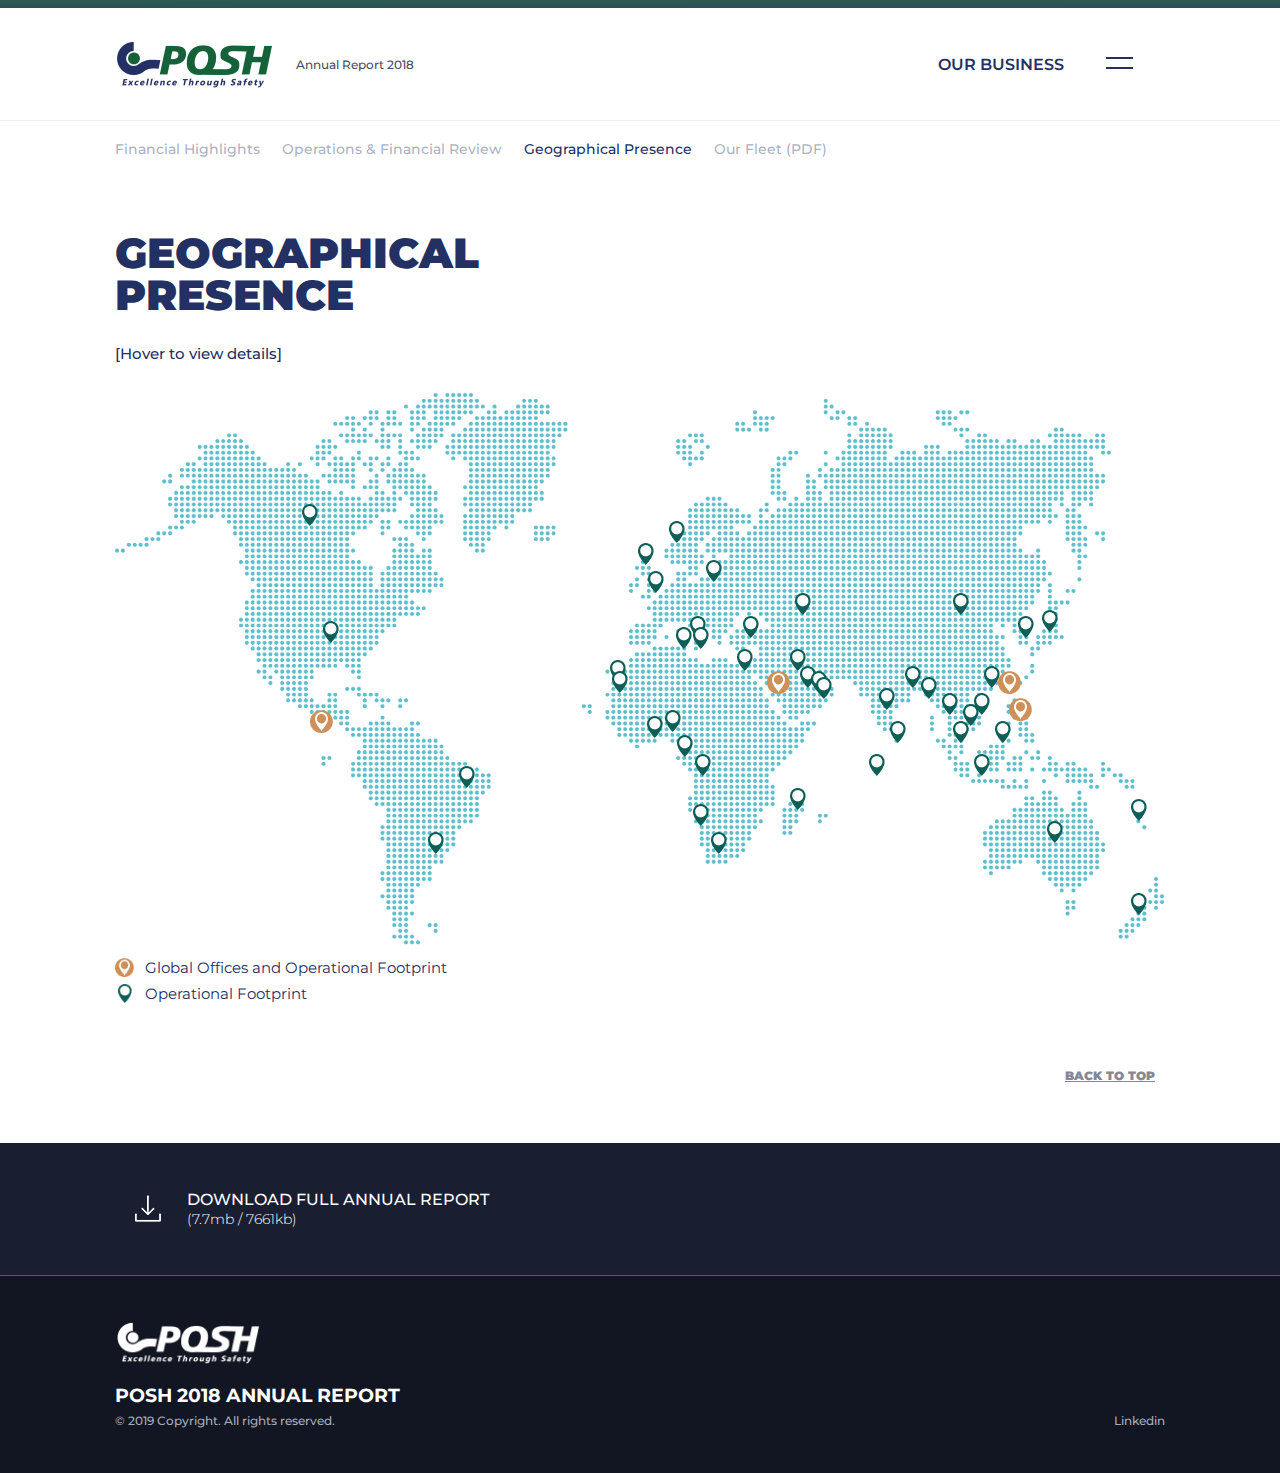
<file: geographicPresence.html>
<!DOCTYPE HTML>
<html>
    <head>
        <meta charset="utf-8" />
        
        <title>geographicPresence</title>
        
        <meta name="description" content="" />
        <meta name="keywords" content="" />
        
       	<meta name="viewport" content="width=device-width, initial-scale=1, maximum-scale=1" />
		<meta name="theme-color" content="#306C4D" />
		<meta name="yandex-tableau-widget" content="logo=, color=#306C4D" />
		
		<meta property="og:title" content="" />
		<meta property="og:site_name" content="" />
		<meta property="og:url" content="" />
		<meta property="og:description" content="" />
		<meta property="og:image" content="" />
        
        <link rel="stylesheet" type="text/css" href="css/style.css" />
        <link rel="stylesheet" type="text/css" href="css/slick/slick.css"/>
        
    	<link rel="shortcut icon" type="image/x-icon" href="" />

    </head>
    <body id="top">
    	
    	
    	<header class="">
			<div class="header-border-top"></div>
			<div class="container">
				<a class="header-logo hover-trans-05" href="/" title="">
					<img src="images/POSH-logo2.png" alt="" title="" />
				</a>
				<div class="header-text table-block">
					<p>Annual Report 2018</p>
				</div>
				<div class="header-bob-menu-bt-block table-block">
					<div>
						<button id="header-bob-menu-bt" class="def-bt hover-trans-05"></button>
					</div>
				</div>
				<div class="header-page-title table-block">
					<p>our business</p>
				</div>
			</div>
			<div id="header-menu-block">
				<a class="header-download-link" href="files/POSH AR2018.pdf" target="_blank" title="" download>DOWNLOAD FULL ANNUAL REPORT <br /><span>(7.7mb / 7661kb)</span></a>
				<div class="container">
					<nav class="header-navigation">
						<ul>
							<li>
								<a class="hover-trans-05" href="/" title="">home</a>
							</li>
							<li>
								<a class="hover-trans-05" href="chairmanMessage.html" title="">CHAIRMAN’S LETTER TO <br />SHAREHOLDERS</a>
							</li>
							<li>
								<a class="hover-trans-05" href="ceoReviewOperations.html" title="">CEO’S REVIEW OF OPERATIONS</a>
							</li>
							<li class="in">
								<a class="hover-trans-05" href="aboutUs.html" title="">About Us</a>
								<ul>
									<li>
										<a class="hover-trans-05" href="corporateProfile.html" title="">Corporate Profile</a>
									</li>
									<li>
										<a class="hover-trans-05" href="businessDivisions.html" title="">Business Divisions</a>
									</li>
									<li>
										<a class="hover-trans-05" href="ourGrowthJourney.html" title="">Our Growth Journey</a>
									</li>
									<li>
										<a class="hover-trans-05" href="bod.html" title="">Board of Directors</a>
									</li>
									<li>
										<a class="hover-trans-05" href="seniorManagement.html" title="">Senior Management</a>
									</li>
									<li>
										<a class="hover-trans-05" href="ourPeopleCommunity.html" title="">Our People Our Community</a>
									</li>
								</ul>
							</li>
							<li class="in">
								<a class="hover-trans-05" href="ourBusiness.html" title="">Our Business</a>
								<ul>
									<li>
										<a class="hover-trans-05" href="financialHighlights.html" title="">Financial Highlights</a>
									</li>
									<li>
										<a class="hover-trans-05" href="operationFinancialReview.html" title="">Operations &amp; Financial Review</a>
									</li>
									<li>
										<a class="hover-trans-05" href="geographicPresence.html" title="">Geographical Presence</a>
									</li>
									<li>
										<a class="hover-trans-05" href="files/OUR FLEET.pdf" target="_blank" title="" download>Our Fleet <span class="bg pdf-link-img"></span> (412kb)</a>
									</li>
								</ul>
							</li>
						</ul>
					</nav>
					
					<nav class="header-navigation">
						<ul>
							<li class="in">
								<a class="hover-trans-05" href="files/SUSTAINABILITY REPORT.pdf" target="_blank" title="" download>SUSTAINABILITY REPORT <span class="bg pdf-link-img"></span> <br />(1.8mb / 1768kb)</a>
							</li>
							<li>
								<a class="hover-trans-05" href="files/CORPORATE GOVERNANCE REPORT.pdf" target="_blank" title="" download>CORPORATE GOVERNANCE <br />REPORT <span class="bg pdf-link-img"></span> (140kb)</a>
							</li>
							<li>
								<a class="hover-trans-05" href="files/FINANCIAL STATEMENTS.pdf" target="_blank" title="" download>FINANCIAL STATEMENTS <span class="bg pdf-link-img"></span> <br />(687kb)</a>
							</li>
							<li>
								<a class="hover-trans-05" href="corporateInformation.html" title="">CORPORATE INFORMATION</a>
							</li>
						</ul>
					</nav>
					
					<div class="clear"></div>
					<div class="header-coop">
						<p>© 2019 Copyright. All rights reserved. PACC OFFSHORE Services Holding Ltd</p>
						<p>
							<a href="https://www.linkedin.com/company/pacc-offshore-services-holdings-ltd/" target="_blank" title="">Linkedin</a>
						</p>
						
						<a href="files/POSH AR2018.pdf" target="_blank" title="" class="mob-download-bt" download>DOWNLOAD FULL REPORT</a>
						<a href="#" title="" class="header-coop-mob-link">REQUEST FOR PRINT COPY</a>
					</div>
				</div>
			</div>
		</header>
		
		<div class="menu-bottom-block menu-bottom-block-2">
			<div class="container">
				<div class="header-bottom-page-title table-block"></div>
				<ul>
					<li>
						<a href="financialHighlights.html" title="">Financial Highlights</a>
					</li>
					<li>
						<a href="operationFinancialReview.html" title="">Operations &amp; Financial Review</a>
					</li>
					<li class="active">
						<a href="geographicPresence.html" title="">Geographical Presence</a>
					</li>
					<li>
						<a href="files/OUR FLEET.pdf" target="_blank" title="" download>Our Fleet (PDF)</a>
					</li>
				</ul>
			</div>
		</div>
    	
		<div class="content">
			<div class="container margin-b-60" style="overflow-x: auto;">
				<h1 style="margin-bottom: 25px!important;" class="margin-b-60">Geographical <br />Presence</h1>
				<p id="map-hover-p" class="blue-color">[Hover to view details]</p>
				
				<div class="map-block margin-b-60">
					<img src="images/map-page-img.jpg" alt="" title="" />
					<p class="map-location-2">Global Offices and Operational Footprint</p>
					<p class="map-location-1">Operational Footprint</p>
					<div id="Africa">
						<h4>Africa</h4>
						<span class="map-location-1" style="top: calc( 61% + 23px ); left: calc( 54.5% + 8px ); z-index: 2;" data-title="Africa" data-text="Angola"></span>
						<span class="map-location-1" style="top: calc( 42% + 23px ); left: calc( 58.5% + 8px );" data-title="Africa" data-text="Egypt"></span>
						<span class="map-location-1" style="top: calc( 57.5% + 23px ); left: calc( 52.8% + 8px );" data-title="Africa" data-text="Gabon"></span>
						<span class="map-location-1" style="top: calc( 54% + 23px ); left: calc( 49.9% + 8px );" data-title="Africa" data-text="Ghana"></span>
						<span class="map-location-1" style="top: calc( 44% + 23px ); left: calc( 46.4% + 8px );" data-title="Africa" data-text="Las Palmas"></span>
						<span class="map-location-1" style="top: calc( 67% + 23px ); left: calc( 63.5% + 8px );" data-title="Africa" data-text="Madagascar"></span>
						<span class="map-location-1" style="top: calc( 70% + 23px ); left: calc( 54.3% + 8px );" data-title="Africa" data-text="Namibia"></span>
						<span class="map-location-1" style="top: calc( 53% + 23px ); left: calc( 51.6% + 8px );" data-title="Africa" data-text="Nigeria"></span>
						<span class="map-location-1" style="top: calc( 46% + 23px ); left: calc( 46.6% + 8px );" data-title="Africa" data-text="Senegal"></span>
						<span class="map-location-1" style="top: calc( 75% + 23px ); left: calc( 56% + 8px );" data-title="Africa" data-text="South Africa"></span>
						<span class="map-location-1" style="top: calc( 38% + 23px ); left: calc( 52.7% + 8px );" data-title="Africa" data-text="Tunisia"></span>
					</div>
					<div id="NorthAmerica">
						<h4>North America</h4>
						<span class="map-location-1" style="top: calc( 16% + 23px ); left: calc( 17% + 8px );" data-title="North America" data-text="Canada"></span>
						<span class="map-location-2" style="top: calc( 53% + 23px ); left: calc( 17.5% + 11.5px );" data-title="North America" data-text="Mexico"></span>
						<span class="map-location-1" style="top: calc( 37% + 23px ); left: calc( 19% + 8px );" data-title="North America" data-text="USA"></span>
					</div>	
					<div id="SouthAmerica">
						<h4>South America</h4>
						<span class="map-location-1" style="top: calc( 63% + 23px ); left: calc( 32% + 8px );" data-title="South America" data-text="Brazil"></span>
						<span class="map-location-1" style="top: calc( 75% + 23px ); left: calc( 29% + 8px );" data-title="South America" data-text="Uruguay"></span>
					</div>
					<div id="Asia">
						<h4>Asia</h4>
						<span class="map-location-1 left-location" style="top: calc( 73% + 23px ); left: calc( 88% + 8px );" data-title="Asia" data-text="Australia"></span>
						<span class="map-location-1" style="top: calc( 32% + 23px ); left: calc( 64% + 8px );" data-title="Asia" data-text="Azerbaijan"></span>
						<span class="map-location-1" style="top: calc( 45% + 23px ); left: calc( 74.5% + 8px );" data-title="Asia" data-text="Bangladesh"></span>
						<span class="map-location-1" style="top: calc( 55% + 23px ); left: calc( 83% + 8px );" data-title="Asia" data-text="Brunei"></span>
						<span class="map-location-1" style="top: calc( 52% + 23px ); left: calc( 80% + 8px );" data-title="Asia" data-text="Cambodia"></span>
						<span class="map-location-1" style="top: calc( 32% + 23px ); left: calc( 79% + 8px );" data-title="Asia" data-text="China"></span>
						<span class="map-location-1" style="top: calc( 45% + 23px ); left: calc( 82% + 8px );" data-title="Asia" data-text="Hong Kong"></span>
						<span class="map-location-1" style="top: calc( 49% + 23px ); left: calc( 72% + 8px );" data-title="Asia" data-text="India"></span>
						<span class="map-location-1" style="top: calc( 61% + 23px ); left: calc( 81% + 8px );" data-title="Asia" data-text="Indonesia"></span>
						<span class="map-location-1 left-location" style="top: calc( 35% + 23px ); left: calc( 87.5% + 8px );" data-title="Asia" data-text="Japan"></span>
						<span class="map-location-1" style="top: calc( 55% + 23px ); left: calc( 79% + 8px );" data-title="Asia" data-text="Malaysia"></span>
						<span class="map-location-1" style="top: calc( 61% + 23px ); left: calc( 71% + 8px );" data-title="Asia" data-text="Maldives"></span>
						<span class="map-location-1" style="top: calc( 47% + 23px ); left: calc( 76% + 8px );" data-title="Asia" data-text="Myanmar"></span>
						<span class="map-location-1 left-location" style="top: calc( 69% + 23px ); left: calc( 96% + 8px );" data-title="Asia" data-text="New Caledonia"></span>
						<span class="map-location-1 left-location" style="top: calc( 86% + 23px ); left: calc( 96% + 8px );" data-title="Asia" data-text="New Zealand"></span>
						<span class="map-location-2" style="top: calc( 51% + 23px ); left: calc( 84% + 11.5px );" data-title="Asia" data-text="Philippines"></span>
						<span class="map-location-1" style="top: calc( 36% + 23px ); left: calc( 85.2% + 8px );" data-title="Asia" data-text="South Korea"></span>
						<span class="map-location-1" style="top: calc( 55% + 23px ); left: calc( 73% + 8px );" data-title="Asia" data-text="Sri Lanka"></span>
						<span class="map-location-2" style="top: calc( 46% + 23px ); left: calc( 83% + 11.5px );" data-title="Asia" data-text="Taiwan"></span>
						<span class="map-location-1" style="top: calc( 50% + 23px ); left: calc( 78% + 8px );" data-title="Asia" data-text="Thailand"></span>
						<span class="map-location-1" style="top: calc( 50% + 23px ); left: calc( 81% + 8px );" data-title="Asia" data-text="Vietnam"></span>
					</div>
					<div id="MiddleEast">
						<h4>Middle East</h4>	
						<span class="map-location-1" style="top: calc( 42% + 23px ); left: calc( 63.5% + 8px );" data-title="Middle East" data-text="Kuwait"></span>
						<span class="map-location-1" style="top: calc( 47% + 23px ); left: calc( 66% + 8px ); z-index: 2;" data-title="Middle East" data-text="Oman"></span>
						<span class="map-location-1" style="top: calc( 45% + 23px ); left: calc( 64.5% + 8px );" data-title="Middle East" data-text="Qatar"></span>
						<span class="map-location-2" style="top: calc( 46% + 23px ); left: calc( 61% + 11.5px );" data-title="Middle East" data-text="Saudi Arabia"></span>
						<span class="map-location-1" style="top: calc( 46% + 23px ); left: calc( 65.5% + 8px );" data-title="Middle East" data-text="UAE"></span>
					</div>
					<div id="Europe">
						<h4>Europe</h4>
						<span class="map-location-1" style="top: calc( 36% + 23px ); left: calc( 54% + 8px );" data-title="Europe" data-text="Italy"></span>
						<span class="map-location-1" style="top: calc( 38% + 23px ); left: calc( 54.3% + 8px );" data-title="Europe" data-text="Malta"></span>
						<span class="map-location-1" style="top: calc( 19% + 23px ); left: calc( 52% + 8px );" data-title="Europe" data-text="Norway"></span>
						<span class="map-location-1" style="top: calc( 26% + 23px ); left: calc( 55.5% + 8px );" data-title="Europe" data-text="Poland"></span>
						<span class="map-location-1" style="top: calc( 23% + 23px ); left: calc( 49% + 8px );" data-title="Europe" data-text="Scotland"></span>
						<span class="map-location-1" style="top: calc( 36% + 23px ); left: calc( 59% + 8px );" data-title="Europe" data-text="Turkey"></span>
						<span class="map-location-1" style="top: calc( 28% + 23px ); left: calc( 50% + 8px );" data-title="Europe" data-text="UK"></span>
					</div>
					<!--<span class="map-location-1" style="top: calc( % + 23px ); left: calc( % + 8px );" data-title="" data-text=""></span>-->
					<div id="map-hover-block">
						
					</div>
				</div>
			</div>
		</div>
		
		
		<div>
			<div class="container">
				<div class="back-to-top-block">
					<a class="nav-link hover-trans-05" href="#top" title="">Back to Top</a>
				</div>
			</div>
		</div>
    	<div class="download-block">
			<div class="container">
				<div class="table-block">
					<a class="download-link hover-trans-05" href="files/POSH AR2018.pdf" target="_blank" title="" download>DOWNLOAD FULL ANNUAL REPORT <br /><span>(7.7mb / 7661kb)</span></a>
				</div>
			</div>
		</div>
    	<footer>
			<div class="container">
				<a class="footer-logo-link hover-trans-05" href="/" title="">
					<img src="images/POSH-logo2-white.png" alt="" title="" />
				</a>
				
				<p class="big-p">posh 2018 annual report</p>
				<p class="litle-p left">© 2019 Copyright. All rights reserved.</p>
				<p class="litle-p right">
					<a href="https://www.linkedin.com/company/pacc-offshore-services-holdings-ltd/" title="" target="_blank">Linkedin</a>
				</p>
			</div>
		</footer>
    	
    	<script type="text/javascript" src="js/jquery/jquery-1.11.0.min.js"></script>
  		<script type="text/javascript" src="js/jquery/jquery-migrate-1.2.1.min.js"></script>
    	<script type="text/javascript" src="js/slick/slick.min.js"></script>
    	<script type="text/javascript" src="js/main-script.js"></script>
    </body>
</html>
</file>
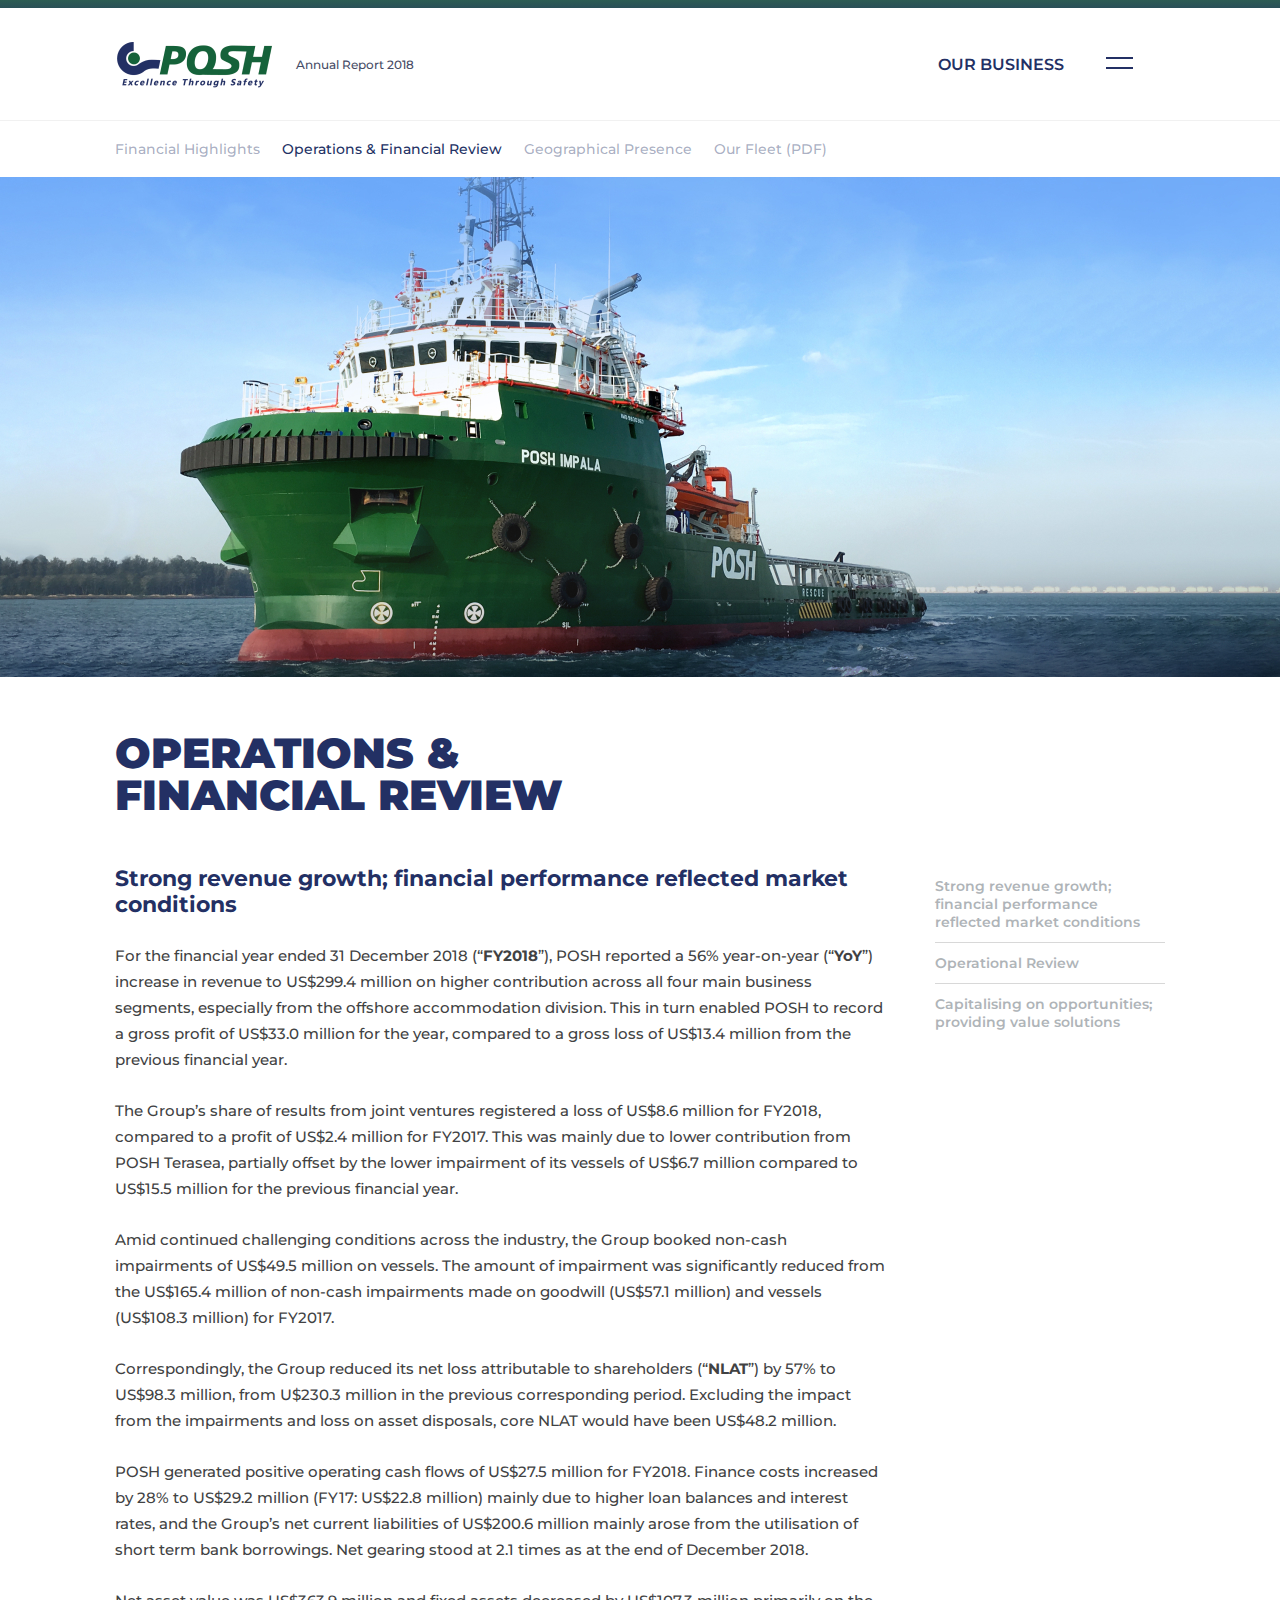
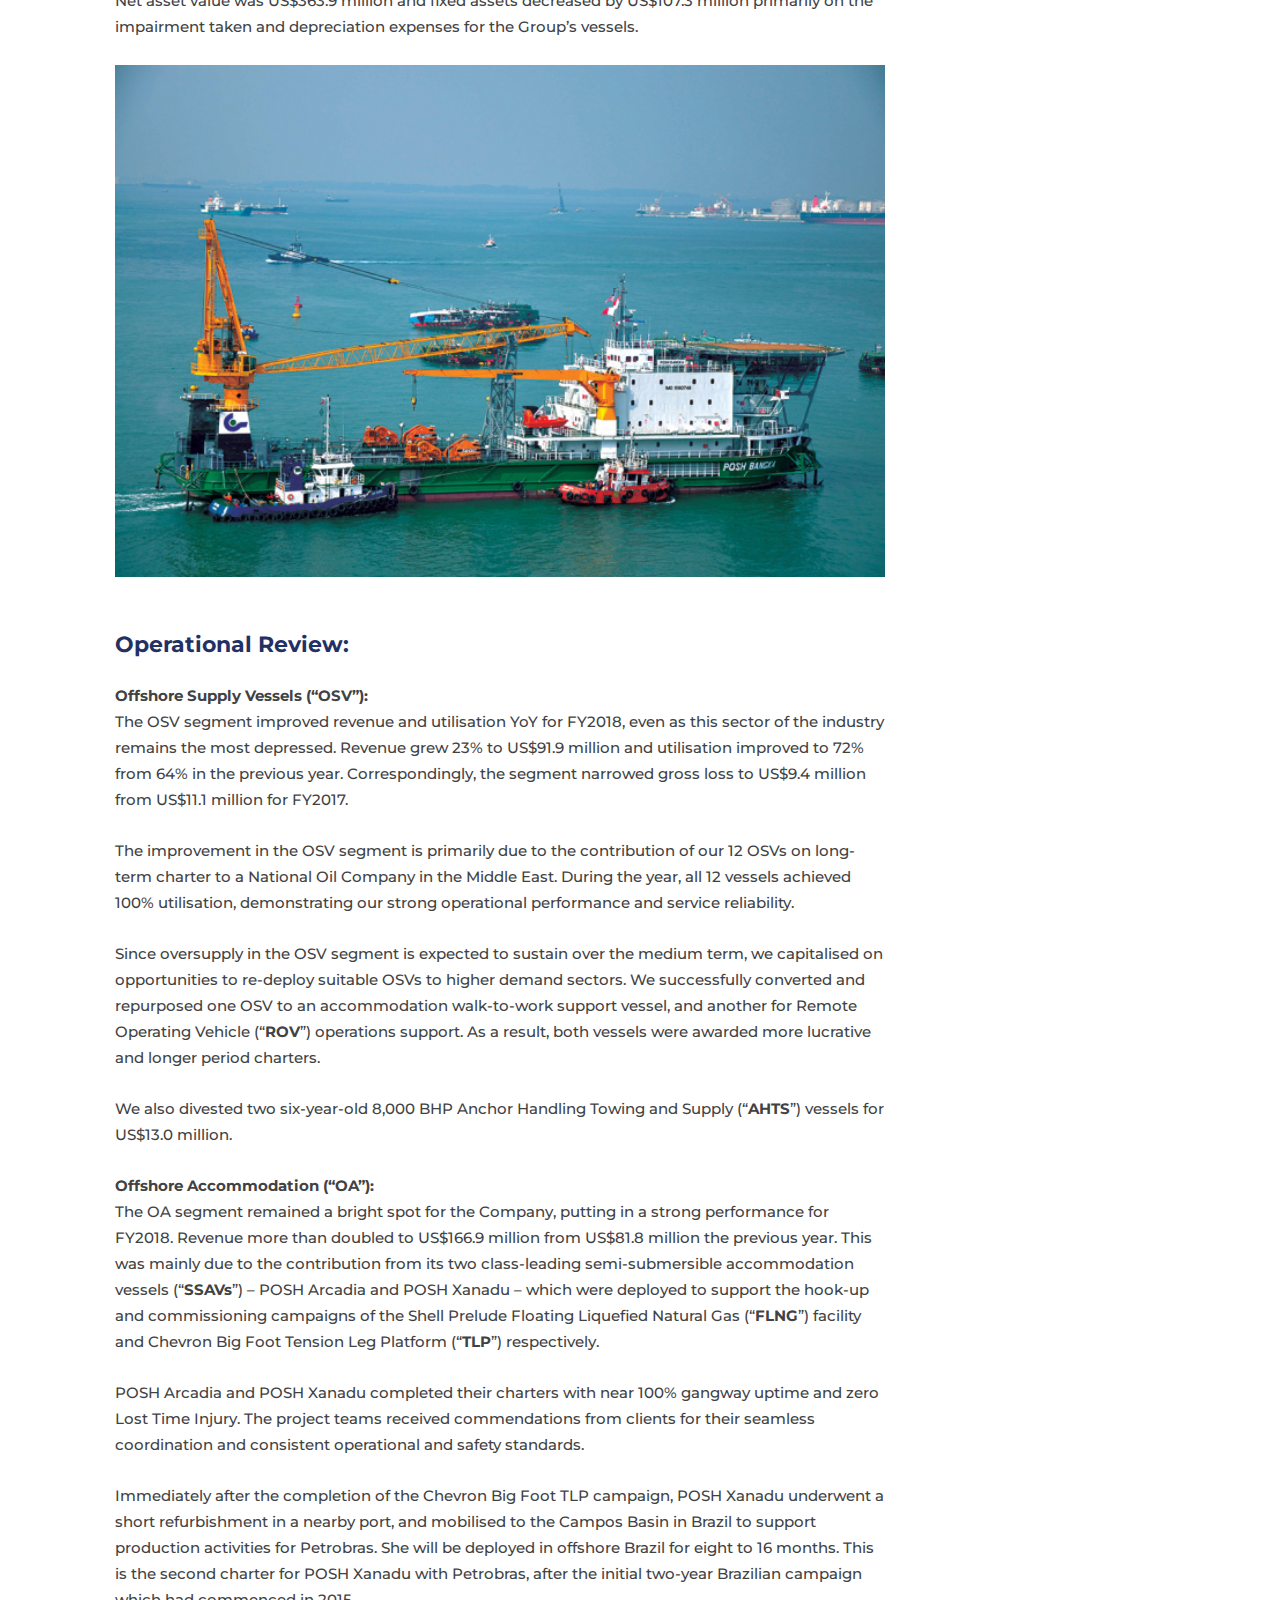
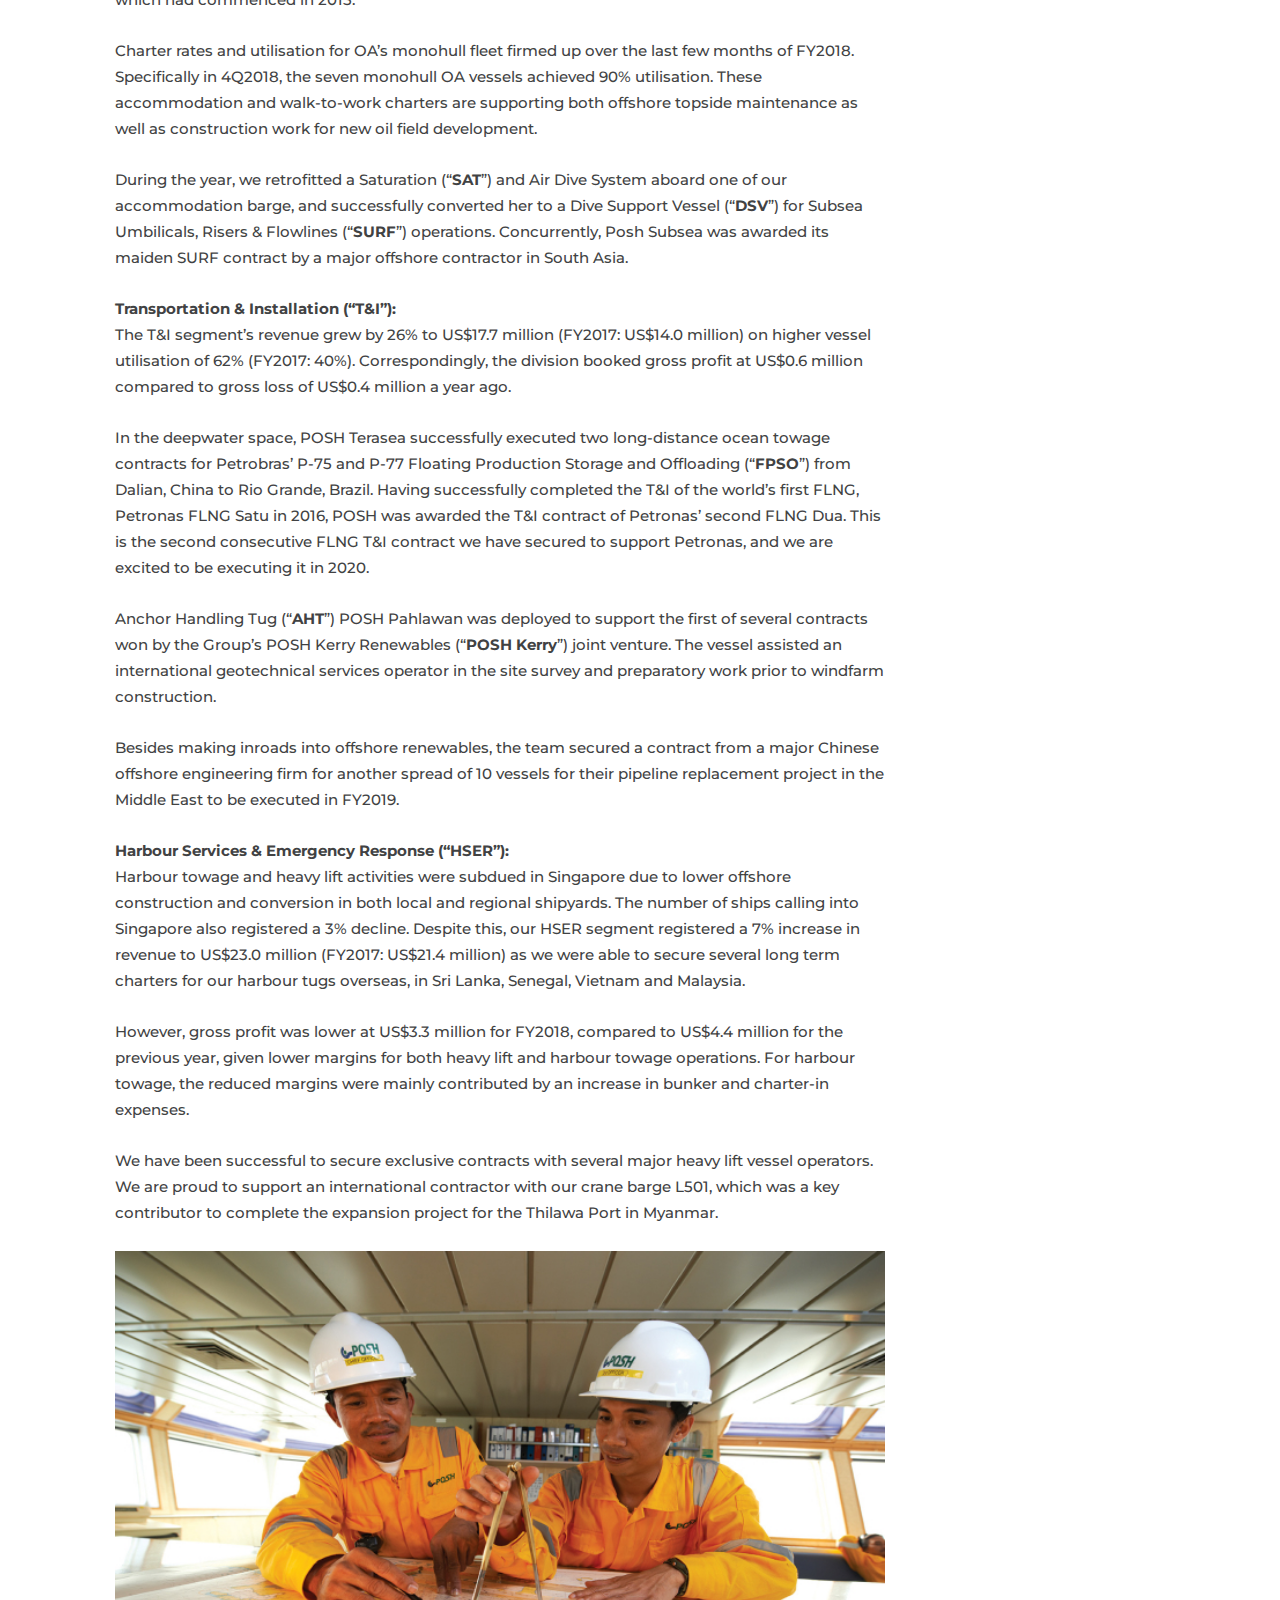
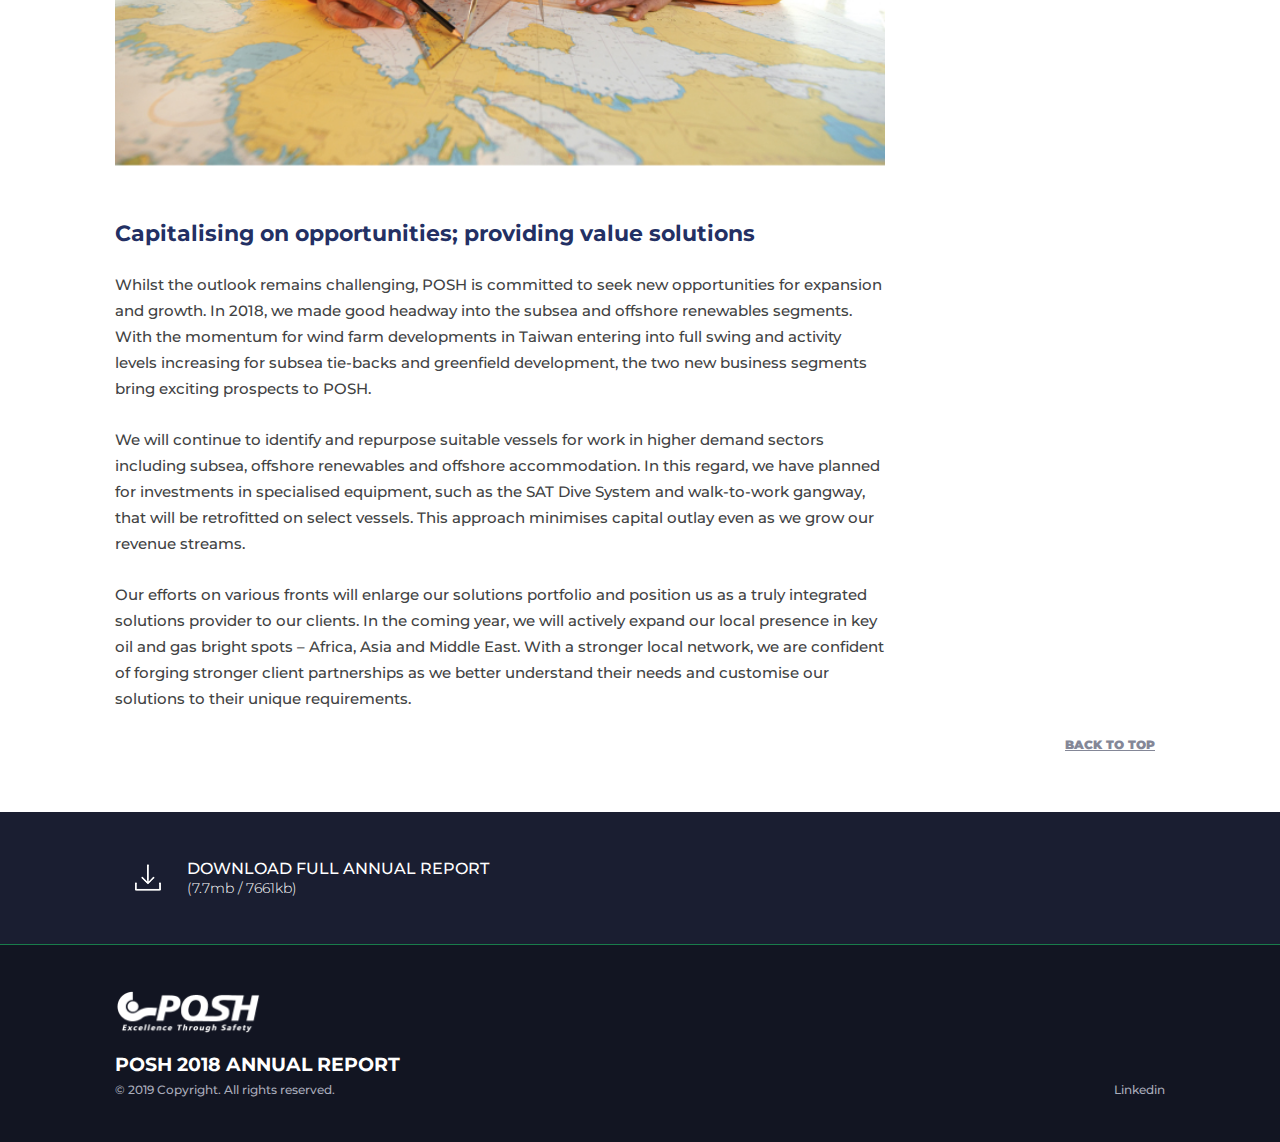
<file: operationFinancialReview.html>
<!DOCTYPE HTML>
<html>
    <head>
        <meta charset="utf-8" />
        
        <title>operationFinancialReview</title>
        
        <meta name="description" content="" />
        <meta name="keywords" content="" />
        
       	<meta name="viewport" content="width=device-width, initial-scale=1, maximum-scale=1" />
		<meta name="theme-color" content="#306C4D" />
		<meta name="yandex-tableau-widget" content="logo=, color=#306C4D" />
		
		<meta property="og:title" content="" />
		<meta property="og:site_name" content="" />
		<meta property="og:url" content="" />
		<meta property="og:description" content="" />
		<meta property="og:image" content="" />
        
        <link rel="stylesheet" type="text/css" href="css/style.css" />
        <link rel="stylesheet" type="text/css" href="css/slick/slick.css"/>
        
    	<link rel="shortcut icon" type="image/x-icon" href="" />

    </head>
    <body id="top">
    	
    	
    	<header class="">
			<div class="header-border-top"></div>
			<div class="container">
				<a class="header-logo hover-trans-05" href="/" title="">
					<img src="images/POSH-logo2.png" alt="" title="" />
				</a>
				<div class="header-text table-block">
					<p>Annual Report 2018</p>
				</div>
				<div class="header-bob-menu-bt-block table-block">
					<div>
						<button id="header-bob-menu-bt" class="def-bt hover-trans-05"></button>
					</div>
				</div>
				<div class="header-page-title table-block">
					<p>our business</p>
				</div>
			</div>
			<div id="header-menu-block">
				<a class="header-download-link" href="files/POSH AR2018.pdf" target="_blank" title="" download>DOWNLOAD FULL ANNUAL REPORT <br /><span>(7.7mb / 7661kb)</span></a>
				<div class="container">
					<nav class="header-navigation">
						<ul>
							<li>
								<a class="hover-trans-05" href="/" title="">home</a>
							</li>
							<li>
								<a class="hover-trans-05" href="chairmanMessage.html" title="">CHAIRMAN’S LETTER TO <br />SHAREHOLDERS</a>
							</li>
							<li>
								<a class="hover-trans-05" href="ceoReviewOperations.html" title="">CEO’S REVIEW OF OPERATIONS</a>
							</li>
							<li class="in">
								<a class="hover-trans-05" href="aboutUs.html" title="">About Us</a>
								<ul>
									<li>
										<a class="hover-trans-05" href="corporateProfile.html" title="">Corporate Profile</a>
									</li>
									<li>
										<a class="hover-trans-05" href="businessDivisions.html" title="">Business Divisions</a>
									</li>
									<li>
										<a class="hover-trans-05" href="ourGrowthJourney.html" title="">Our Growth Journey</a>
									</li>
									<li>
										<a class="hover-trans-05" href="bod.html" title="">Board of Directors</a>
									</li>
									<li>
										<a class="hover-trans-05" href="seniorManagement.html" title="">Senior Management</a>
									</li>
									<li>
										<a class="hover-trans-05" href="ourPeopleCommunity.html" title="">Our People Our Community</a>
									</li>
								</ul>
							</li>
							<li class="in">
								<a class="hover-trans-05" href="ourBusiness.html" title="">Our Business</a>
								<ul>
									<li>
										<a class="hover-trans-05" href="financialHighlights.html" title="">Financial Highlights</a>
									</li>
									<li>
										<a class="hover-trans-05" href="operationFinancialReview.html" title="">Operations &amp; Financial Review</a>
									</li>
									<li>
										<a class="hover-trans-05" href="geographicPresence.html" title="">Geographical Presence</a>
									</li>
									<li>
										<a class="hover-trans-05" href="files/OUR FLEET.pdf" target="_blank" title="" download>Our Fleet <span class="bg pdf-link-img"></span> (412kb)</a>
									</li>
								</ul>
							</li>
						</ul>
					</nav>
					
					<nav class="header-navigation">
						<ul>
							<li class="in">
								<a class="hover-trans-05" href="files/SUSTAINABILITY REPORT.pdf" target="_blank" title="" download>SUSTAINABILITY REPORT <span class="bg pdf-link-img"></span> <br />(1.8mb / 1768kb)</a>
							</li>
							<li>
								<a class="hover-trans-05" href="files/CORPORATE GOVERNANCE REPORT.pdf" target="_blank" title="" download>CORPORATE GOVERNANCE <br />REPORT <span class="bg pdf-link-img"></span> (140kb)</a>
							</li>
							<li>
								<a class="hover-trans-05" href="files/FINANCIAL STATEMENTS.pdf" target="_blank" title="" download>FINANCIAL STATEMENTS <span class="bg pdf-link-img"></span> <br />(687kb)</a>
							</li>
							<li>
								<a class="hover-trans-05" href="corporateInformation.html" title="">CORPORATE INFORMATION</a>
							</li>
						</ul>
					</nav>
					
					<div class="clear"></div>
					<div class="header-coop">
						<p>© 2019 Copyright. All rights reserved. PACC OFFSHORE Services Holding Ltd</p>
						<p>
							<a href="https://www.linkedin.com/company/pacc-offshore-services-holdings-ltd/" target="_blank" title="">Linkedin</a>
						</p>
						
						<a href="files/POSH AR2018.pdf" target="_blank" title="" class="mob-download-bt" download>DOWNLOAD FULL REPORT</a>
						<a href="#" title="" class="header-coop-mob-link">REQUEST FOR PRINT COPY</a>
					</div>
				</div>
			</div>
		</header>
		
		<div class="menu-bottom-block menu-bottom-block-2">
			<div class="container">
				<div class="header-bottom-page-title table-block"></div>
				<ul>
					<li>
						<a href="financialHighlights.html" title="">Financial Highlights</a>
					</li>
					<li class="active">
						<a href="operationFinancialReview.html" title="">Operations &amp; Financial Review</a>
					</li>
					<li>
						<a href="geographicPresence.html" title="">Geographical Presence</a>
					</li>
					<li>
						<a href="files/OUR FLEET.pdf" target="_blank" title="" download>Our Fleet (PDF)</a>
					</li>
				</ul>
			</div>
		</div>
    	
    	<div class="image-bg-top-block bg table-block" style="background-image: url( 'images/img/operationFinancialReviewTopBg.jpg' );"></div>
    	
		<div class="content">
			<div class="container">
				<h1 style="margin-bottom: 0!important;" class="margin-b-60">Operations &amp; <br />Financial Review</h1>
			</div>
		</div>
		
		<div class="block-with-sitebar">
			<div class="container">
				<div class="left-content">
					<h3 id="title-1">Strong revenue growth; financial performance reflected market conditions</h3>
					<p>For the financial year ended 31 December 2018 (“<strong>FY2018</strong>”), POSH reported a 56% year-on-year (“<strong>YoY</strong>”) increase in revenue to US$299.4 million on higher contribution across all four main business segments, especially from the offshore accommodation division. This in turn enabled POSH to record a gross profit of US$33.0 million for the year, compared to a gross loss of US$13.4 million from the previous financial year.</p>
					<p>The Group’s share of results from joint ventures registered a loss of US$8.6 million for FY2018, compared to a profit of US$2.4 million for FY2017. This was mainly due to lower contribution from POSH Terasea, partially offset by the lower impairment of its vessels of US$6.7 million compared to US$15.5 million for the previous financial year.</p>
					<p>Amid continued challenging conditions across the industry, the Group booked non-cash impairments of US$49.5 million on vessels. The amount of impairment was significantly reduced from the US$165.4 million of non-cash impairments made on goodwill (US$57.1 million) and vessels (US$108.3 million) for FY2017.</p>
					<p>Correspondingly, the Group reduced its net loss attributable to shareholders (“<strong>NLAT</strong>”) by 57% to US$98.3 million, from U$230.3 million in the previous corresponding period. Excluding the impact from the impairments and loss on asset disposals, core NLAT would have been US$48.2 million.</p>
					<p>POSH generated positive operating cash flows of US$27.5 million for FY2018. Finance costs increased by 28% to US$29.2 million (FY17: US$22.8 million) mainly due to higher loan balances and interest rates, and the Group’s net current liabilities of US$200.6 million mainly arose from the utilisation of short term bank borrowings. Net gearing stood at 2.1 times as at the end of December 2018.</p>
					<p>Net asset value was US$363.9 million and fixed assets decreased by US$107.3 million primarily on the impairment taken and depreciation expenses for the Group’s vessels.</p>
					<img class="margin-b-55" src="images/img/operationReview.jpg" alt="" title="" />
					
					<h3 id="title-2">Operational Review:</h3>
					<p><strong>Offshore Supply Vessels (“OSV”):</strong> <br />The OSV segment improved revenue and utilisation YoY for FY2018, even as this sector of the industry remains the most depressed. Revenue grew 23% to US$91.9 million and utilisation improved to 72% from 64% in the previous year. Correspondingly, the segment narrowed gross loss to US$9.4 million from US$11.1 million for FY2017.</p>
					<p>The improvement in the OSV segment is primarily due to the contribution of our 12 OSVs on long-term charter to a National Oil Company in the Middle East. During the year, all 12 vessels achieved 100% utilisation, demonstrating our strong operational performance and service reliability.</p>
					<p>Since oversupply in the OSV segment is expected to sustain over the medium term, we capitalised on opportunities to re-deploy suitable OSVs to higher demand sectors. We successfully converted and repurposed one OSV to an accommodation walk-to-work support vessel, and another for Remote Operating Vehicle (“<strong>ROV</strong>”) operations support.  As a result, both vessels were awarded more lucrative and longer period charters.</p>
					<p>We also divested two six-year-old 8,000 BHP Anchor Handling Towing and Supply (“<strong>AHTS</strong>”) vessels for US$13.0 million.</p>
					<p><strong>Offshore Accommodation (“OA”):</strong><br /> The OA segment remained a bright spot for the Company, putting in a strong performance for FY2018. Revenue more than doubled to US$166.9 million from US$81.8 million the previous year. This was mainly due to the contribution from its two class-leading semi-submersible accommodation vessels (“<strong>SSAVs</strong>”) – POSH Arcadia and POSH Xanadu –  which were deployed to support the hook-up and commissioning campaigns of the Shell Prelude Floating Liquefied Natural Gas (“<strong>FLNG</strong>”) facility and Chevron Big Foot Tension Leg Platform (“<strong>TLP</strong>”) respectively. </p>
					<p>POSH Arcadia and POSH Xanadu completed their charters with near 100% gangway uptime and zero Lost Time Injury. The project teams received commendations from clients for their seamless coordination and consistent operational and safety standards.</p>
					<p>Immediately after the completion of the Chevron Big Foot TLP campaign, POSH Xanadu underwent a short refurbishment in a nearby port, and mobilised to the Campos Basin in Brazil to support production activities for Petrobras. She will be deployed in offshore Brazil for eight to 16 months. This is the second charter for POSH Xanadu with Petrobras, after the initial two-year Brazilian campaign which had commenced in 2015.</p>
					<p>Charter rates and utilisation for OA’s monohull fleet firmed up over the last few months of FY2018. Specifically in 4Q2018, the seven monohull OA vessels achieved 90% utilisation. These accommodation and walk-to-work charters are supporting both offshore topside maintenance as well as construction work for new oil field development.</p>
					<p>During the year, we retrofitted a Saturation (“<strong>SAT</strong>”) and Air Dive System aboard one of our accommodation barge, and successfully converted her to a Dive Support Vessel (“<strong>DSV</strong>”) for Subsea Umbilicals, Risers &amp; Flowlines (“<strong>SURF</strong>”) operations. Concurrently, Posh Subsea was awarded its maiden SURF contract by a major offshore contractor in South Asia.</p>
					<p><strong>Transportation &amp; Installation (“T&amp;I”):</strong> <br />The T&amp;I segment’s revenue grew by 26% to US$17.7 million (FY2017: US$14.0 million) on higher vessel utilisation of 62% (FY2017: 40%). Correspondingly, the division booked gross profit at US$0.6 million compared to gross loss of US$0.4 million a year ago.
</p>
					<p>In the deepwater space, POSH Terasea successfully executed two long-distance ocean towage contracts for Petrobras’ P-75 and P-77 Floating Production Storage and Offloading (“<strong>FPSO</strong>”) from Dalian, China to Rio Grande, Brazil. Having successfully completed the T&amp;I of the world’s first FLNG, Petronas FLNG Satu in 2016, POSH was awarded the T&amp;I contract of Petronas’ second FLNG Dua. This is the second consecutive FLNG T&amp;I contract we have secured to support Petronas, and we are excited to be executing it in 2020.</p>
					<p>Anchor Handling Tug (“<strong>AHT</strong>”) POSH Pahlawan was deployed to support the first of several contracts won by the Group’s POSH Kerry Renewables (“<strong>POSH Kerry</strong>”) joint venture. The vessel assisted an international geotechnical services operator in the site survey and preparatory work prior to windfarm construction.</p>
					<p>Besides making inroads into offshore renewables, the team secured a contract from a major Chinese offshore engineering firm for another spread of 10 vessels for their pipeline replacement project in the Middle East to be executed in FY2019.</p>
					<p><strong>Harbour Services &amp; Emergency Response (“HSER”):</strong> <br />Harbour towage and heavy lift activities were subdued in Singapore due to lower offshore construction and conversion in both local and regional shipyards. The number of ships calling into Singapore also registered a 3% decline. Despite this, our HSER segment registered a 7% increase in revenue to US$23.0 million (FY2017: US$21.4 million) as we were able to secure several long term charters for our harbour tugs overseas, in Sri Lanka, Senegal, Vietnam and Malaysia.</p>
					<p>However, gross profit was lower at US$3.3 million for FY2018, compared to US$4.4 million for the previous year, given lower margins for both heavy lift and harbour towage operations. For harbour towage, the reduced margins were mainly contributed by an increase in bunker and charter-in expenses.</p>
					<p>We have been successful to secure exclusive contracts with several major heavy lift vessel operators. We are proud to support an international contractor with our crane barge L501, which was a key contributor to complete the expansion project for the Thilawa Port in Myanmar.</p>
					<img class="margin-b-55" src="images/img/operationReview2.jpg" alt="" title="" />
					
					<h3 id="title-3">Capitalising on opportunities; providing value solutions</h3>
					<p>Whilst the outlook remains challenging, POSH is committed to seek new opportunities for expansion and growth. In 2018, we made good headway into the subsea and offshore renewables segments. With the momentum for wind farm developments in Taiwan entering into full swing and activity levels increasing for subsea tie-backs and greenfield development, the two new business segments bring exciting prospects 
to POSH.</p>
					<p>We will continue to identify and repurpose suitable vessels for work in higher demand sectors including subsea, offshore renewables and offshore accommodation. In this regard, we have planned for investments in specialised equipment, such as the SAT Dive System and walk-to-work gangway, that will be retrofitted on select vessels. This approach minimises capital outlay even as we grow our revenue streams.</p>
					<p>Our efforts on various fronts will enlarge our solutions portfolio and position us as a truly integrated solutions provider to our clients. In the coming year, we will actively expand our local presence in key oil and gas bright spots – Africa, Asia and Middle East. With a stronger local network, we are confident of forging stronger client partnerships as we better understand their needs and customise our solutions to their unique requirements.</p>
				</div>
				<div class="right-sitebar" id="sitebar-fixed">
					<ul>
						<li>
							<a class="nav-link hover-trans-05" href="#title-1" title="">Strong revenue growth; financial performance reflected market conditions</a>
						</li>
						<li>
							<a class="nav-link hover-trans-05" href="#title-2" title="">Operational Review</a>
						</li>
						<li>
							<a class="nav-link hover-trans-05" href="#title-3" title="">Capitalising on opportunities; providing value solutions</a>
						</li>
					</ul>
				</div>
			</div>
		</div>
		<div>
			<div class="container">
				<div class="back-to-top-block">
					<a class="nav-link hover-trans-05" href="#top" title="">Back to Top</a>
				</div>
			</div>
		</div>
    	<div class="download-block">
			<div class="container">
				<div class="table-block">
					<a class="download-link hover-trans-05" href="files/POSH AR2018.pdf" target="_blank" title="" download>DOWNLOAD FULL ANNUAL REPORT <br /><span>(7.7mb / 7661kb)</span></a>
				</div>
			</div>
		</div>
    	<footer>
			<div class="container">
				<a class="footer-logo-link hover-trans-05" href="/" title="">
					<img src="images/POSH-logo2-white.png" alt="" title="" />
				</a>
				
				<p class="big-p">posh 2018 annual report</p>
				<p class="litle-p left">© 2019 Copyright. All rights reserved.</p>
				<p class="litle-p right">
					<a href="https://www.linkedin.com/company/pacc-offshore-services-holdings-ltd/" title="" target="_blank">Linkedin</a>
				</p>
			</div>
		</footer>
    	
    	<script type="text/javascript" src="js/jquery/jquery-1.11.0.min.js"></script>
  		<script type="text/javascript" src="js/jquery/jquery-migrate-1.2.1.min.js"></script>
    	<script type="text/javascript" src="js/slick/slick.min.js"></script>
    	<script type="text/javascript" src="js/main-script.js"></script>
    </body>
</html>
</file>
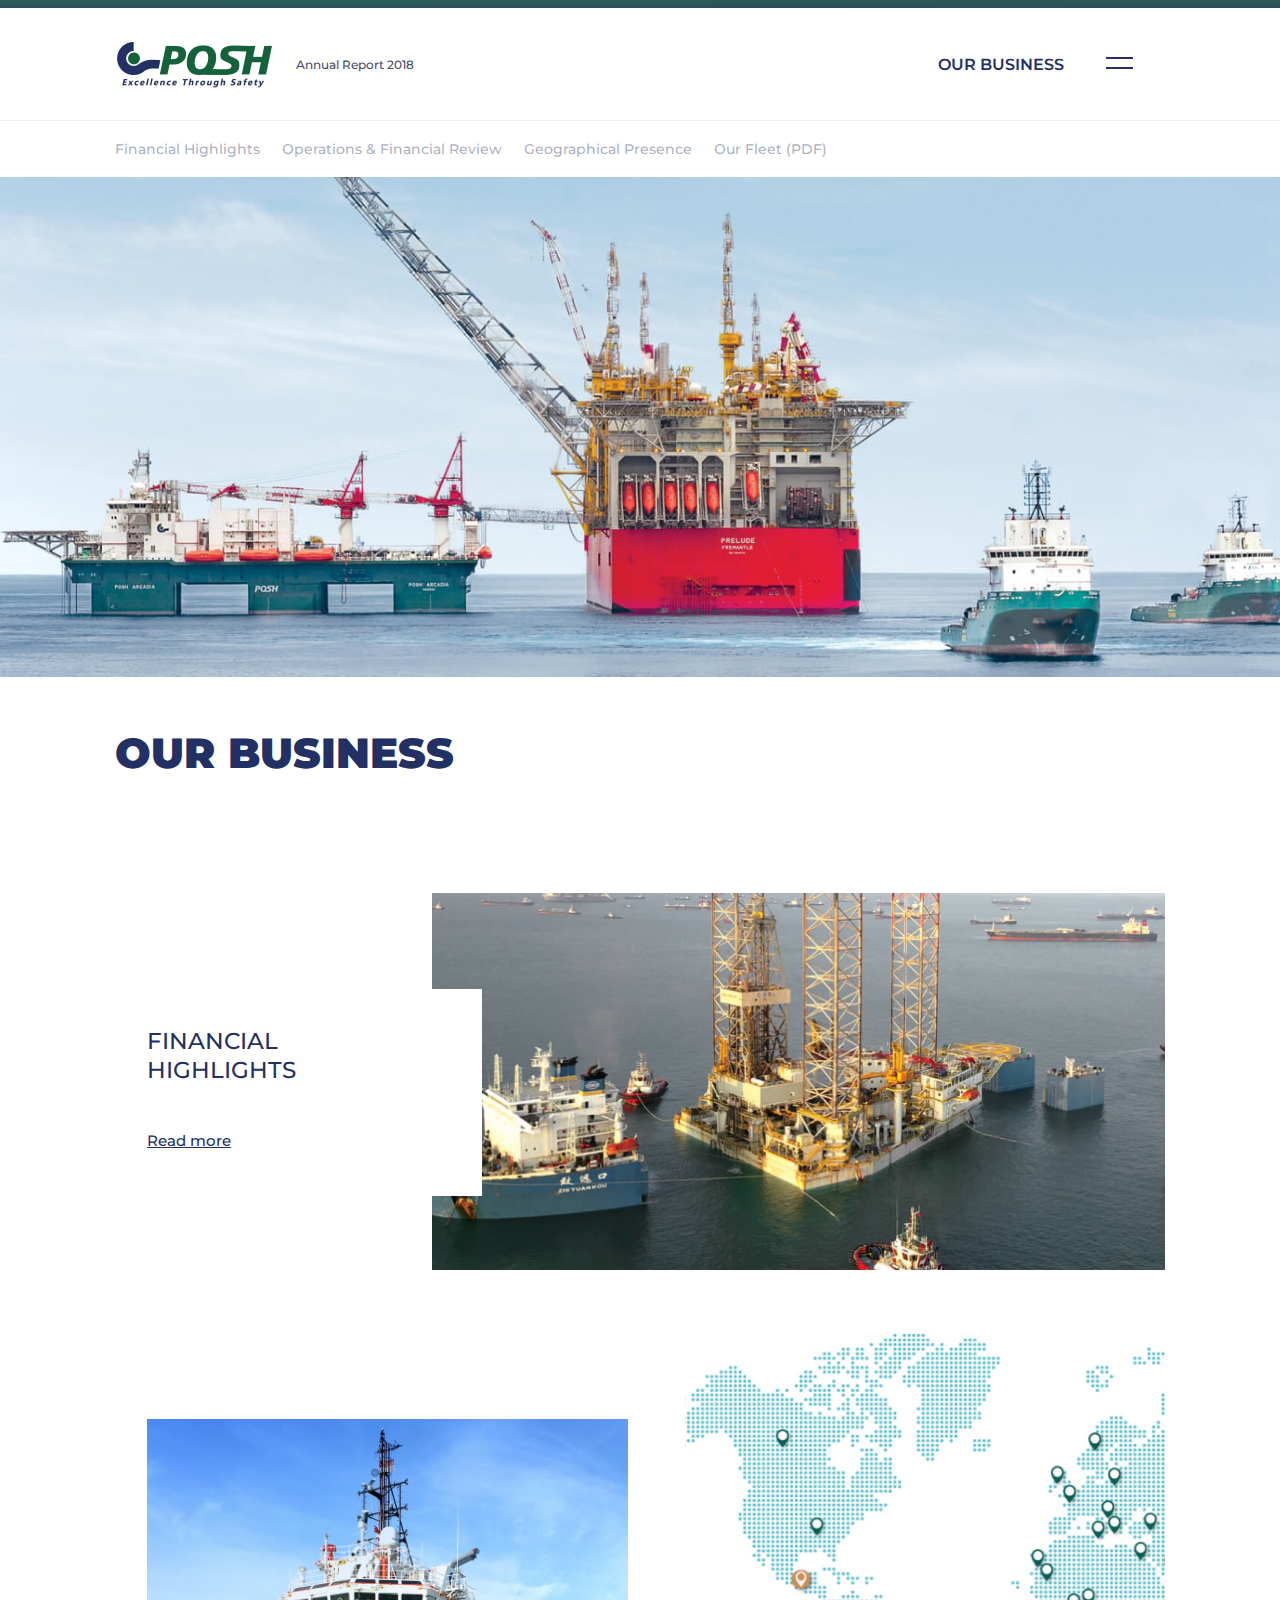
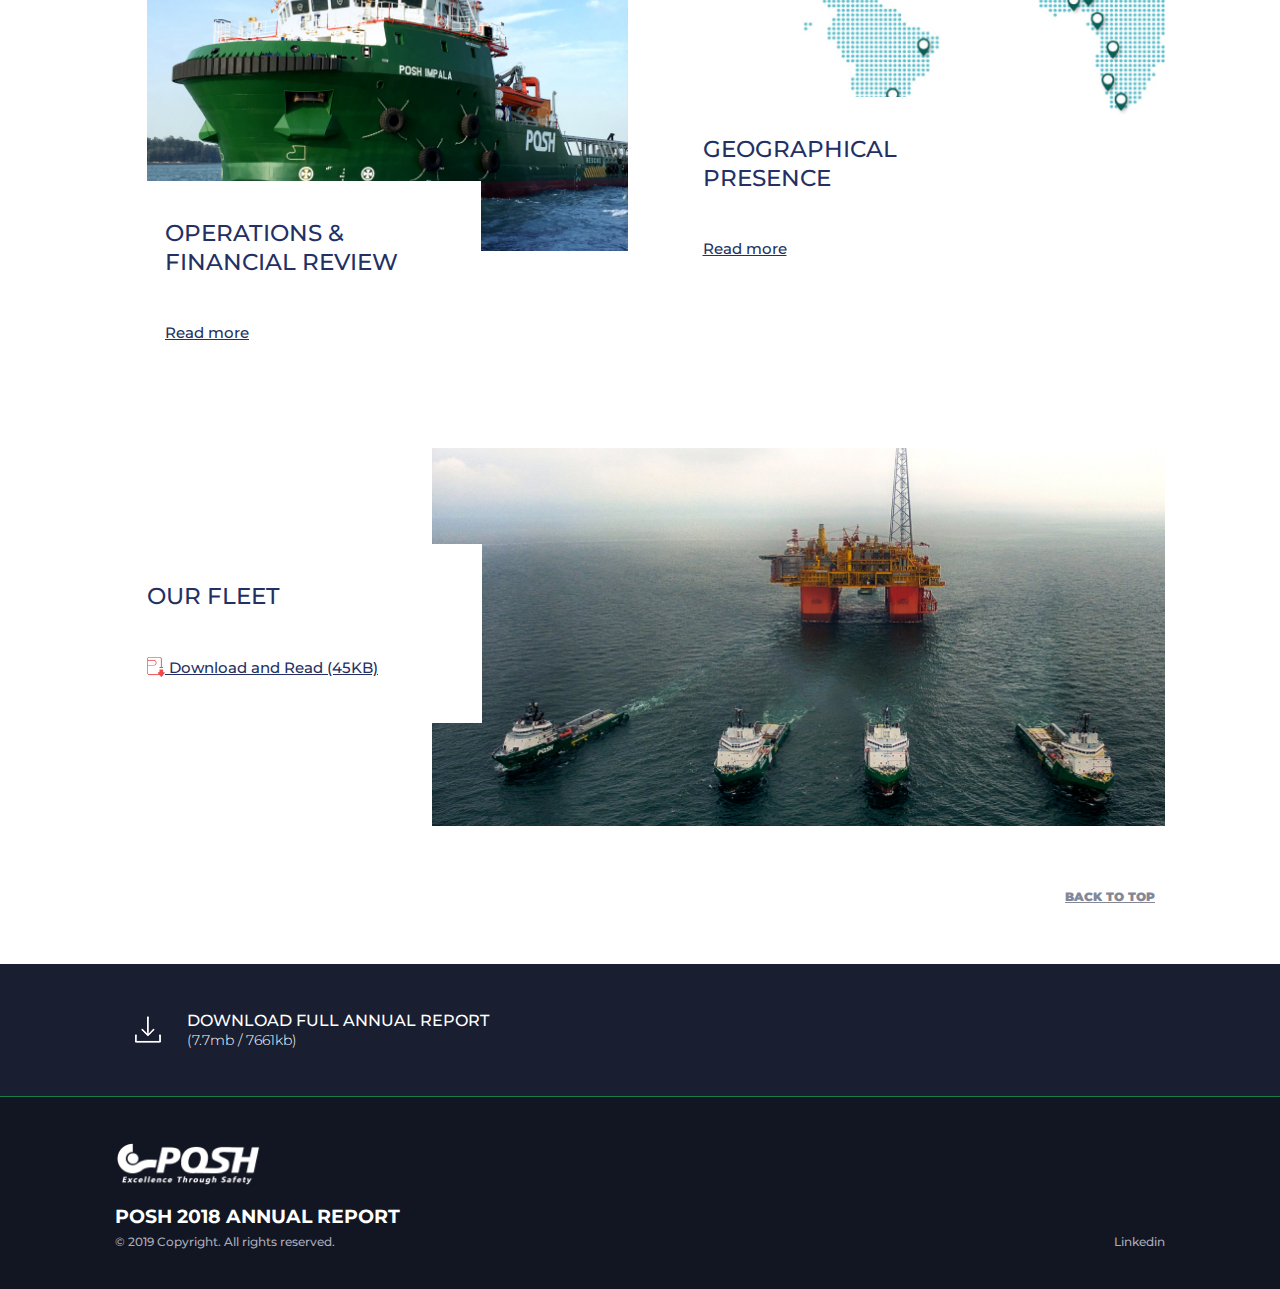
<file: ourBusiness.html>
﻿<!DOCTYPE HTML>
<html>
    <head>
        <meta charset="utf-8" />
        
        <title>ourBusiness</title>
        
        <meta name="description" content="" />
        <meta name="keywords" content="" />
        
       	<meta name="viewport" content="width=device-width, initial-scale=1, maximum-scale=1" />
		<meta name="theme-color" content="#306C4D" />
		<meta name="yandex-tableau-widget" content="logo=, color=#306C4D" />
		
		<meta property="og:title" content="" />
		<meta property="og:site_name" content="" />
		<meta property="og:url" content="" />
		<meta property="og:description" content="" />
		<meta property="og:image" content="" />
        
        <link rel="stylesheet" type="text/css" href="css/style.css" />
        <link rel="stylesheet" type="text/css" href="css/slick/slick.css"/>
        
    	<link rel="shortcut icon" type="image/x-icon" href="" />

    </head>
    <body id="top">
    	
    	<header class="">
			<div class="header-border-top"></div>
			<div class="container">
				<a class="header-logo hover-trans-05" href="/" title="">
					<img src="images/POSH-logo2.png" alt="" title="" />
				</a>
				<div class="header-text table-block">
					<p>Annual Report 2018</p>
				</div>
				<div class="header-bob-menu-bt-block table-block">
					<div>
						<button id="header-bob-menu-bt" class="def-bt hover-trans-05"></button>
					</div>
				</div>
				<div class="header-page-title table-block">
					<p>OUR BUSINESS</p>
				</div>
			</div>
			<div id="header-menu-block">
				<a class="header-download-link" href="files/POSH AR2018.pdf" target="_blank" title="" download>DOWNLOAD FULL ANNUAL REPORT <br /><span>(7.7mb / 7661kb)</span></a>
				<div class="container">
					<nav class="header-navigation">
						<ul>
							<li>
								<a class="hover-trans-05" href="/" title="">home</a>
							</li>
							<li>
								<a class="hover-trans-05" href="chairmanMessage.html" title="">CHAIRMAN’S LETTER TO <br />SHAREHOLDERS</a>
							</li>
							<li>
								<a class="hover-trans-05" href="ceoReviewOperations.html" title="">CEO’S REVIEW OF OPERATIONS</a>
							</li>
							<li class="in">
								<a class="hover-trans-05" href="aboutUs.html" title="">About Us</a>
								<ul>
									<li>
										<a class="hover-trans-05" href="corporateProfile.html" title="">Corporate Profile</a>
									</li>
									<li>
										<a class="hover-trans-05" href="businessDivisions.html" title="">Business Divisions</a>
									</li>
									<li>
										<a class="hover-trans-05" href="ourGrowthJourney.html" title="">Our Growth Journey</a>
									</li>
									<li>
										<a class="hover-trans-05" href="bod.html" title="">Board of Directors</a>
									</li>
									<li>
										<a class="hover-trans-05" href="seniorManagement.html" title="">Senior Management</a>
									</li>
									<li>
										<a class="hover-trans-05" href="ourPeopleCommunity.html" title="">Our People Our Community</a>
									</li>
								</ul>
							</li>
							<li class="in">
								<a class="hover-trans-05" href="ourBusiness.html" title="">Our Business</a>
								<ul>
									<li>
										<a class="hover-trans-05" href="financialHighlights.html" title="">Financial Highlights</a>
									</li>
									<li>
										<a class="hover-trans-05" href="operationFinancialReview.html" title="">Operations &amp; Financial Review</a>
									</li>
									<li>
										<a class="hover-trans-05" href="geographicPresence.html" title="">Geographical Presence</a>
									</li>
									<li>
										<a class="hover-trans-05" href="files/OUR FLEET.pdf" target="_blank" title="" download>Our Fleet <span class="bg pdf-link-img"></span> (412kb)</a>
									</li>
								</ul>
							</li>
						</ul>
					</nav>
					
					<nav class="header-navigation">
						<ul>
							<li class="in">
								<a class="hover-trans-05" href="files/SUSTAINABILITY REPORT.pdf" target="_blank" title="" download>SUSTAINABILITY REPORT <span class="bg pdf-link-img"></span> <br />(1.8mb / 1768kb)</a>
							</li>
							<li>
								<a class="hover-trans-05" href="files/CORPORATE GOVERNANCE REPORT.pdf" target="_blank" title="" download>CORPORATE GOVERNANCE <br />REPORT <span class="bg pdf-link-img"></span> (140kb)</a>
							</li>
							<li>
								<a class="hover-trans-05" href="files/FINANCIAL STATEMENTS.pdf" target="_blank" title="" download>FINANCIAL STATEMENTS <span class="bg pdf-link-img"></span> <br />(687kb)</a>
							</li>
							<li>
								<a class="hover-trans-05" href="corporateInformation.html" title="">CORPORATE INFORMATION</a>
							</li>
						</ul>
					</nav>
					
					<div class="clear"></div>
					<div class="header-coop">
						<p>© 2019 Copyright. All rights reserved. PACC OFFSHORE Services Holding Ltd</p>
						<p>
							<a href="https://www.linkedin.com/company/pacc-offshore-services-holdings-ltd/" target="_blank" title="">Linkedin</a>
						</p>
						
						<a href="files/POSH AR2018.pdf" target="_blank" title="" class="mob-download-bt" download>DOWNLOAD FULL REPORT</a>
						<a href="#" title="" class="header-coop-mob-link">REQUEST FOR PRINT COPY</a>
					</div>
				</div>
			</div>
		</header>
    	
    	<div class="menu-bottom-block menu-bottom-block-2">
			<div class="container">
				<div class="header-bottom-page-title table-block"></div>
				<ul>
					<li>
						<a href="financialHighlights.html" title="">Financial Highlights</a>
					</li>
					<li>
						<a href="operationFinancialReview.html" title="">Operations &amp; Financial Review</a>
					</li>
					<li>
						<a href="geographicPresence.html" title="">Geographical Presence</a>
					</li>
					<li>
						<a href="files/OUR FLEET.pdf" target="_blank" title="" download>Our Fleet (PDF)</a>
					</li>
				</ul>
			</div>
		</div>
    	
    	<div class="image-bg-top-block bg" style="background-image: url( 'images/img/ourBusinessTopBg.jpg' );"></div>
		
		<div class="content">
			<div class="container">
				
				<h1>OUR BUSINESS</h1>
				
				
    			<div class="content-block-1 margin-b-60">
					<a href="financialHighlights.html" title="">
						<img class="hover-trans-05" src="images/img/growth-journey.jpg" alt="" title="" />
					</a>
					<div class="left-text">
						<p class="big-p">Financial Highlights</p>
						<p>POSH’s Growth through the years</p>
						<p><a href="financialHighlights.html" title="">Read more</a></p>
					</div>
				</div>
				
    			<div class="content-block-1 margin-b-60 content-block-1-mini left">
    				<a href="operationFinancialReview.html" title="">
						<img class="hover-trans-05" src="images/img/empowerpeople3.jpg" alt="" title="" />
					</a>
					<div class="left-text">
						<p class="big-p">Operations &amp; <br />Financial Review</p>
						<p>by Captain Gerald Seow</p>
						<p><a href="operationFinancialReview.html" title="">Read more</a></p>
					</div>
				</div>
				
    			<div class="content-block-1 margin-b-60 content-block-1-mini right">
    				<a href="geographicPresence.html" title="">
						<img class="hover-trans-05" src="images/img/Picture-11---CPF-Tow.jpg" alt="" title="" />
					</a>
					<div class="left-text">
						<p class="big-p">Geographical <br />Presence</p>
						<p>A reflection of market conditions</p>
						<p><a href="geographicPresence.html" title="">Read more</a></p>
					</div>
				</div>
				
    			<div class="content-block-1 margin-b-60">
					<a href="files/OUR FLEET.pdf" target="_blank" title="" download>
						<img class="hover-trans-05" src="images/img/inside-front-cover.jpg" alt="" title="" />
					</a>
					<div class="left-text">
						<p class="big-p">OUR FLEET</p>
						<p>POSH’s Growth through the years</p>
						<p><a href="files/OUR FLEET.pdf" target="_blank" title="" download><span class="bg pdf-link-img"></span> Download and Read (45KB)</a></p>
					</div>
				</div>
				
			
			</div>
		</div>
		
		<div>
			<div class="container">
				<div class="back-to-top-block">
					<a class="nav-link hover-trans-05" href="#top" title="">Back to Top</a>
				</div>
			</div>
		</div>
		
    	<div class="download-block">
			<div class="container">
				<div class="table-block">
					<a class="download-link hover-trans-05" href="files/POSH AR2018.pdf" target="_blank" title="" download>DOWNLOAD FULL ANNUAL REPORT <br /><span>(7.7mb / 7661kb)</span></a>
				</div>
			</div>
		</div>
    	
    	<footer>
			<div class="container">
				<a class="footer-logo-link hover-trans-05" href="/" title="">
					<img src="images/POSH-logo2-white.png" alt="" title="" />
				</a>
				
				<p class="big-p">posh 2018 annual report</p>
				<p class="litle-p left">© 2019 Copyright. All rights reserved.</p>
				<p class="litle-p right">
					<a href="https://www.linkedin.com/company/pacc-offshore-services-holdings-ltd/" title="" target="_blank">Linkedin</a>
				</p>
			</div>
		</footer>
    	
    	<script type="text/javascript" src="js/jquery/jquery-1.11.0.min.js"></script>
  		<script type="text/javascript" src="js/jquery/jquery-migrate-1.2.1.min.js"></script>
    	<script type="text/javascript" src="js/slick/slick.min.js"></script>
    	<script type="text/javascript" src="js/main-script.js"></script>
    </body>
</html>
</file>
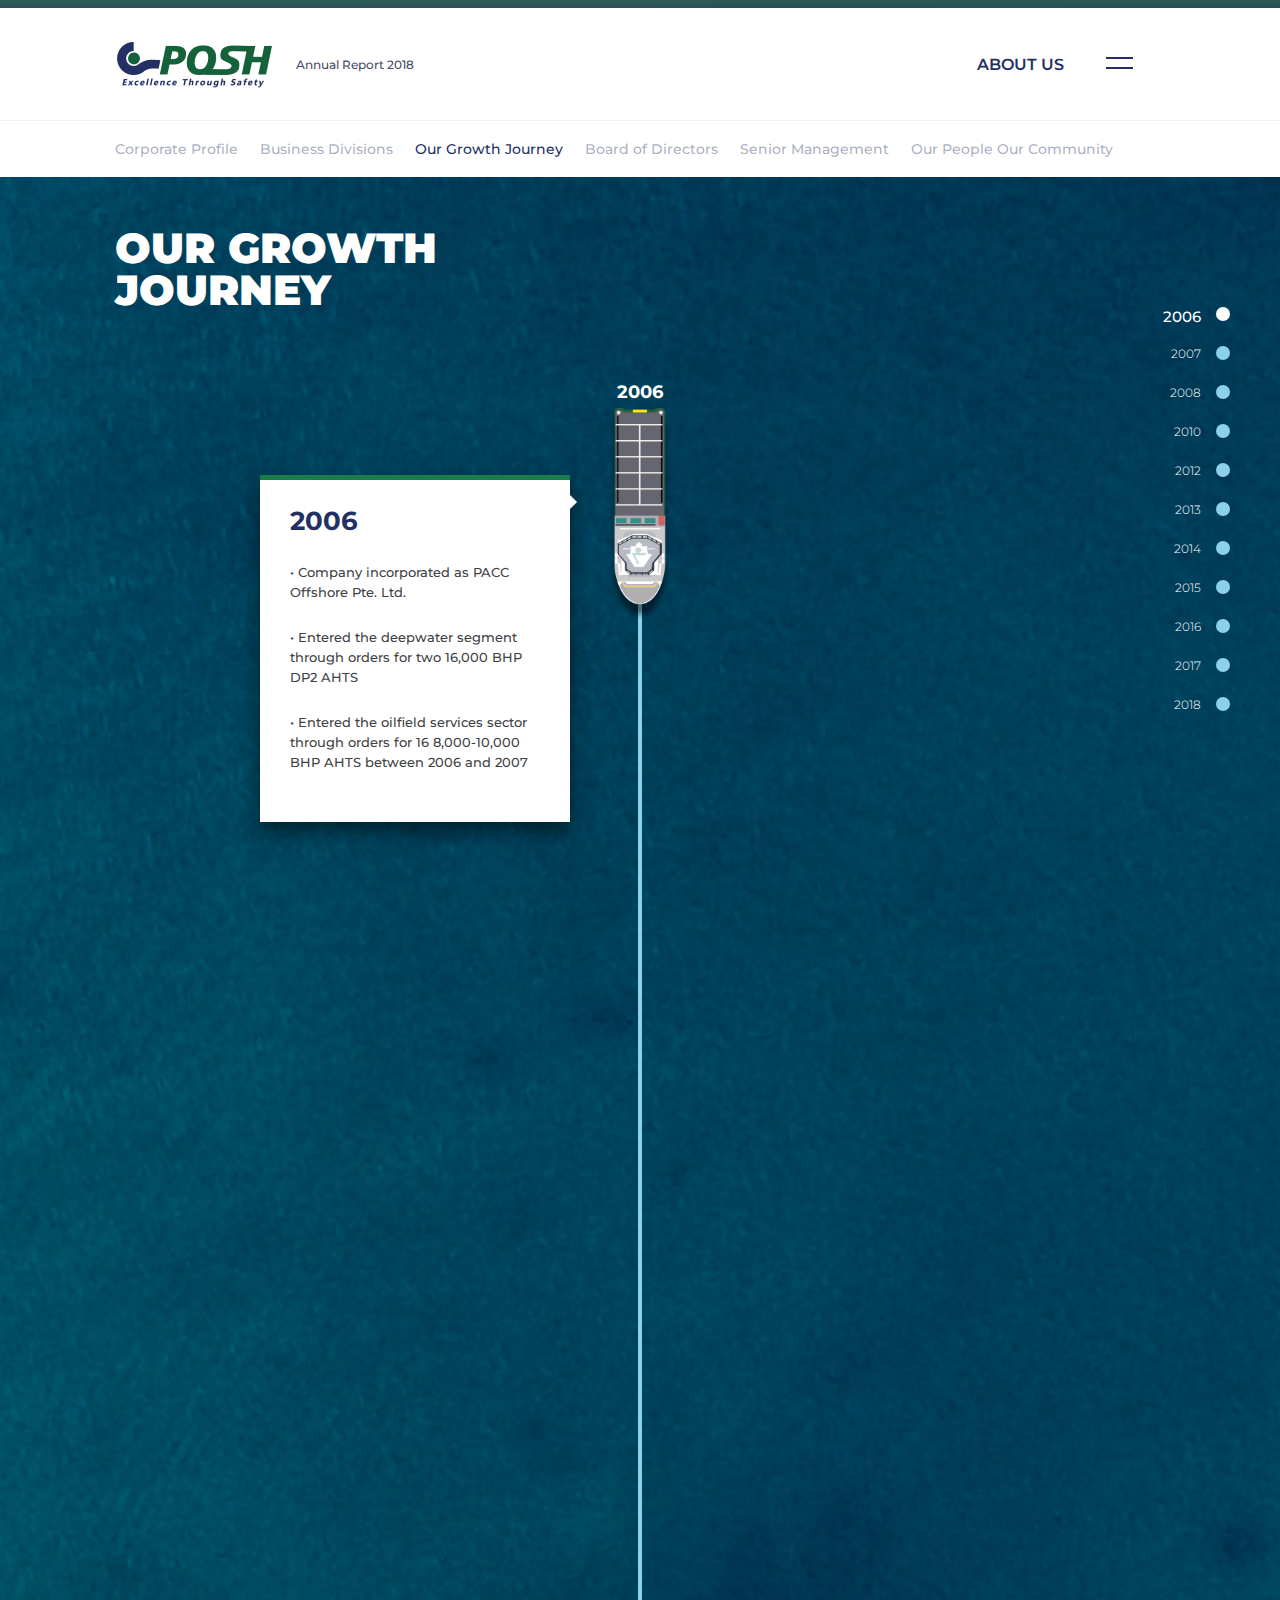
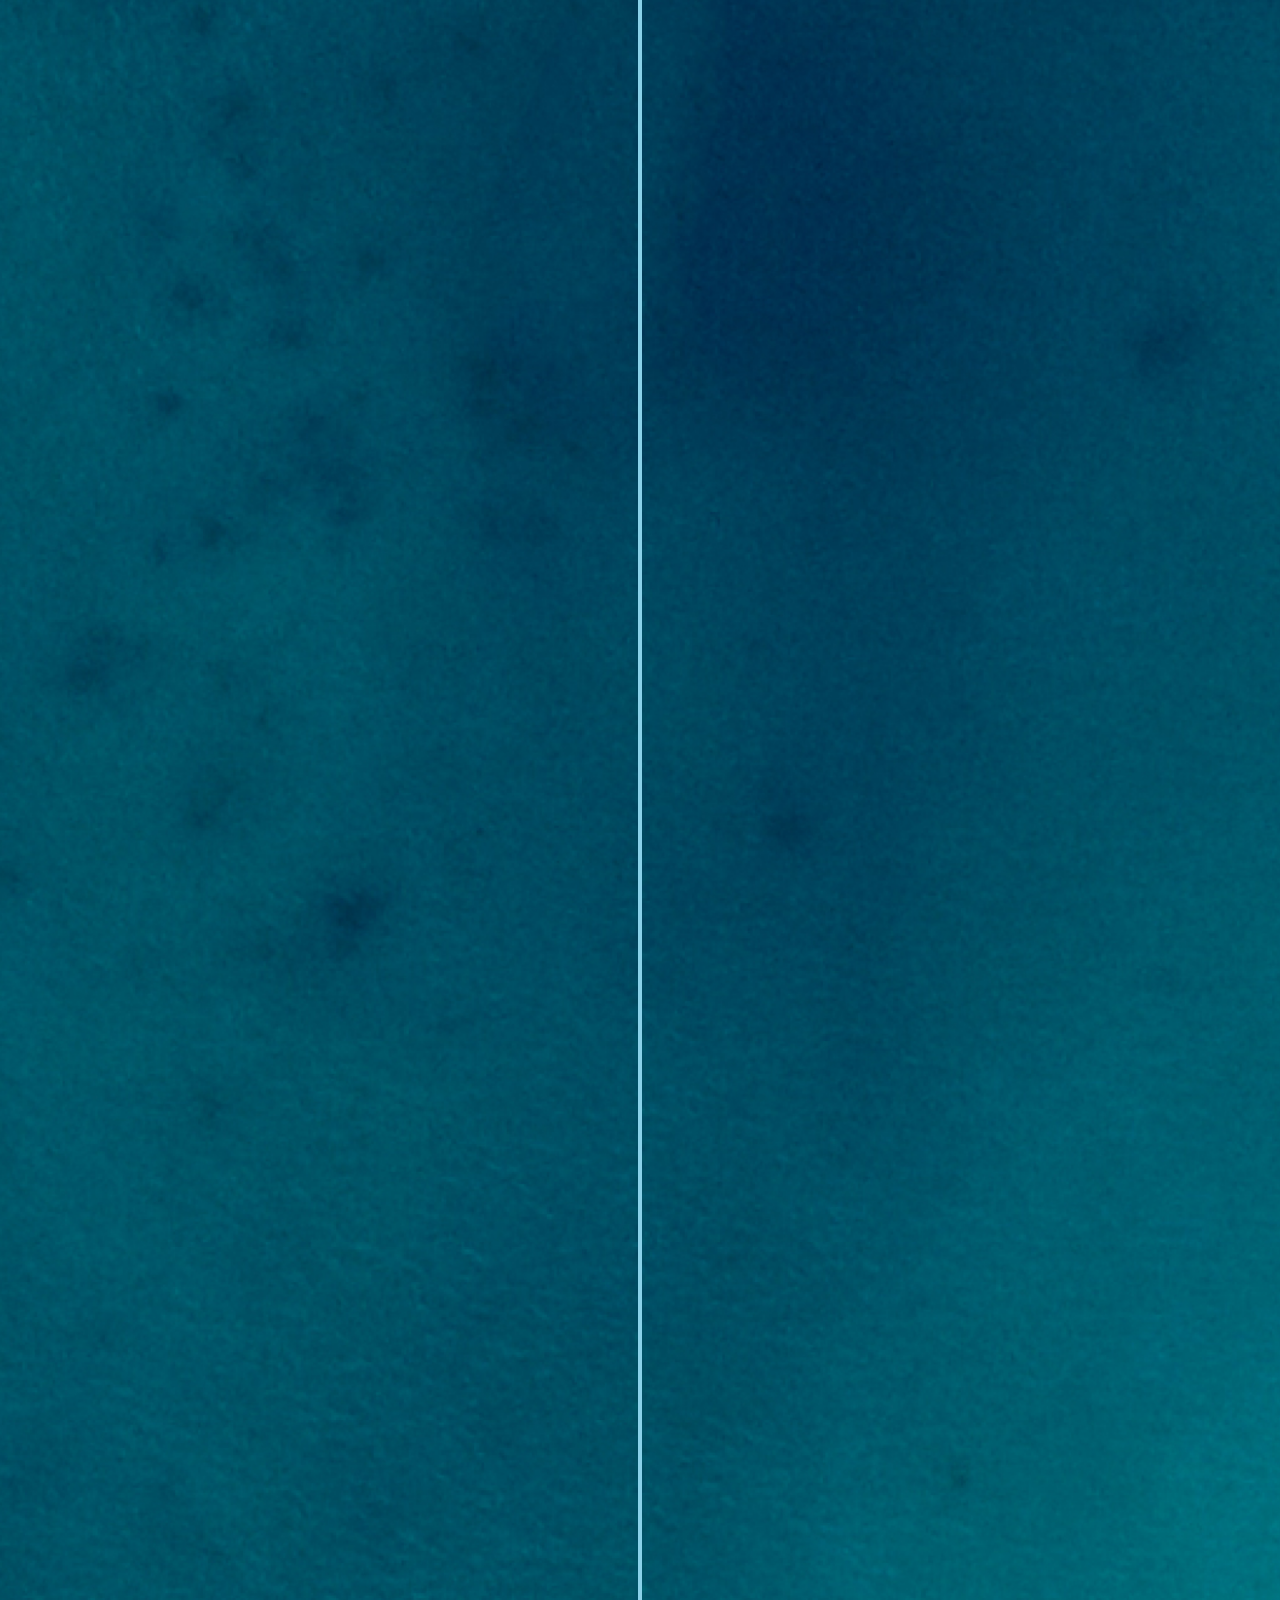
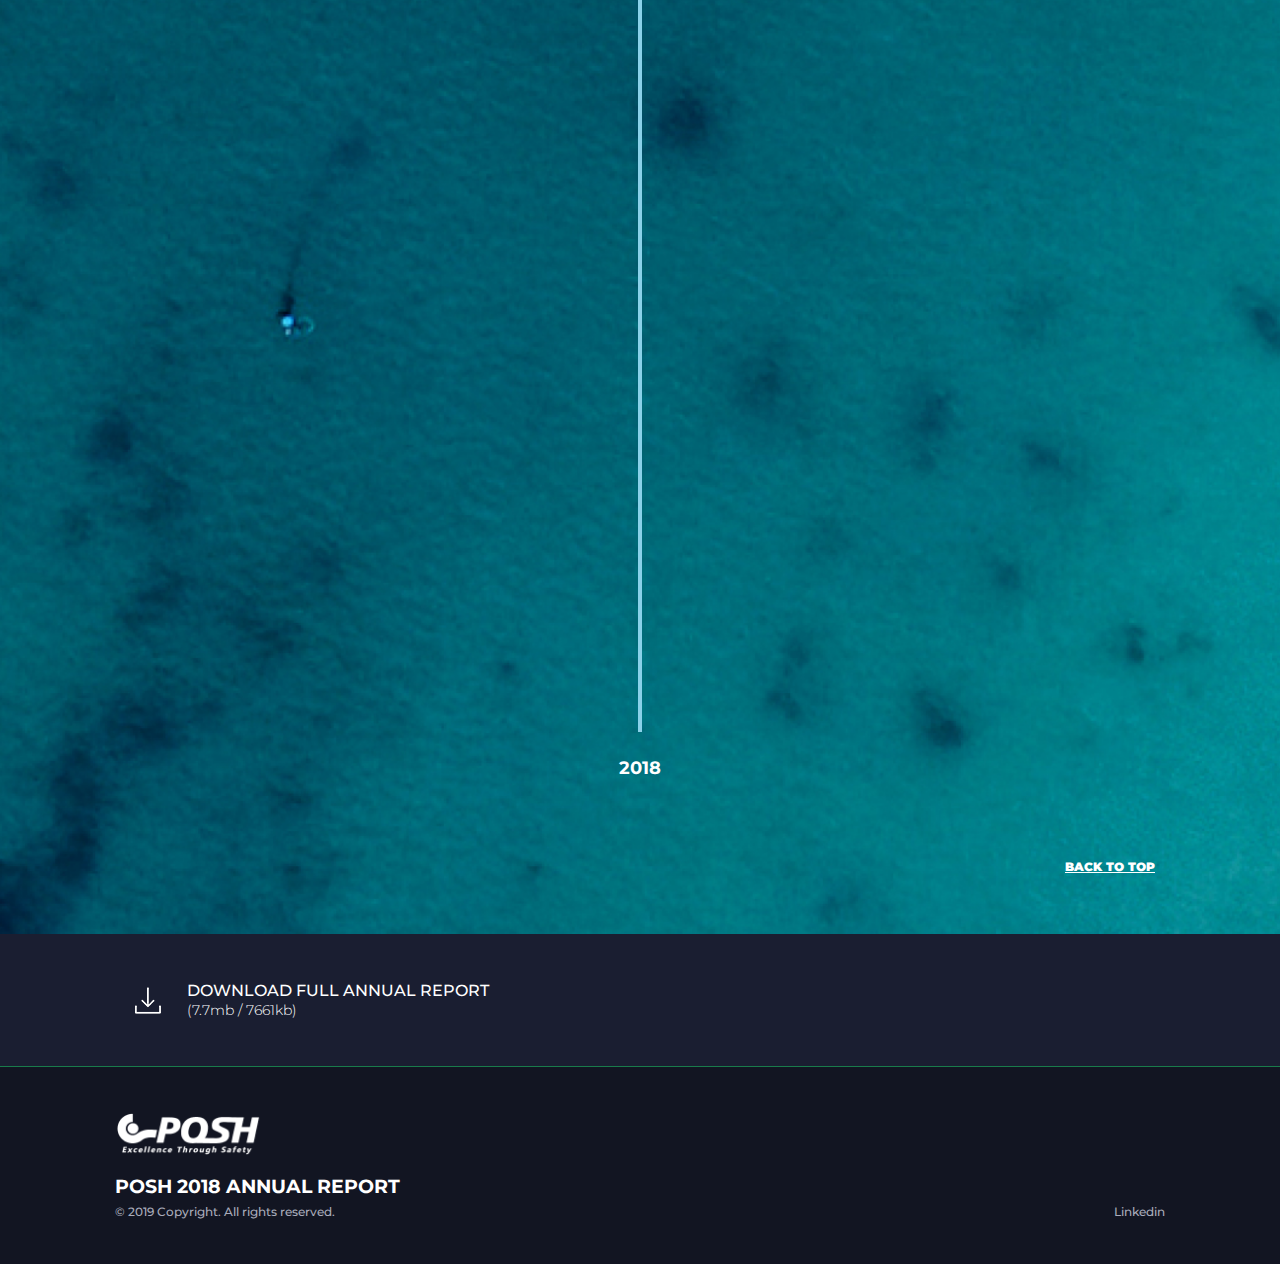
<file: ourGrowthJourney.html>
﻿<!DOCTYPE HTML>
<html>
    <head>
        <meta charset="utf-8" />
        
        <title>ourGrowthJourney</title>
        
        <meta name="description" content="" />
        <meta name="keywords" content="" />
        
       	<meta name="viewport" content="width=device-width, initial-scale=1, maximum-scale=1" />
		<meta name="theme-color" content="#306C4D" />
		<meta name="yandex-tableau-widget" content="logo=, color=#306C4D" />
		
		<meta property="og:title" content="" />
		<meta property="og:site_name" content="" />
		<meta property="og:url" content="" />
		<meta property="og:description" content="" />
		<meta property="og:image" content="" />
        
        <link rel="stylesheet" type="text/css" href="css/style.css" />
        <link rel="stylesheet" type="text/css" href="css/slick/slick.css"/>
        
    	<link rel="shortcut icon" type="image/x-icon" href="" />

    </head>
    <body id="top">
    	
    	<header class="">
			<div class="header-border-top"></div>
			<div class="container">
				<a class="header-logo hover-trans-05" href="/" title="">
					<img src="images/POSH-logo2.png" alt="" title="" />
				</a>
				<div class="header-text table-block">
					<p>Annual Report 2018</p>
				</div>
				<div class="header-bob-menu-bt-block table-block">
					<div>
						<button id="header-bob-menu-bt" class="def-bt hover-trans-05"></button>
					</div>
				</div>
				<div class="header-page-title table-block">
					<p>about us</p>
				</div>
			</div>
			<div id="header-menu-block">
				<a class="header-download-link" href="files/POSH AR2018.pdf" target="_blank" title="" download>DOWNLOAD FULL ANNUAL REPORT <br /><span>(7.7mb / 7661kb)</span></a>
				<div class="container">
					<nav class="header-navigation">
						<ul>
							<li>
								<a class="hover-trans-05" href="/" title="">home</a>
							</li>
							<li>
								<a class="hover-trans-05" href="chairmanMessage.html" title="">CHAIRMAN’S LETTER TO <br />SHAREHOLDERS</a>
							</li>
							<li>
								<a class="hover-trans-05" href="ceoReviewOperations.html" title="">CEO’S REVIEW OF OPERATIONS</a>
							</li>
							<li class="in">
								<a class="hover-trans-05" href="aboutUs.html" title="">About Us</a>
								<ul>
									<li>
										<a class="hover-trans-05" href="corporateProfile.html" title="">Corporate Profile</a>
									</li>
									<li>
										<a class="hover-trans-05" href="businessDivisions.html" title="">Business Divisions</a>
									</li>
									<li>
										<a class="hover-trans-05" href="ourGrowthJourney.html" title="">Our Growth Journey</a>
									</li>
									<li>
										<a class="hover-trans-05" href="bod.html" title="">Board of Directors</a>
									</li>
									<li>
										<a class="hover-trans-05" href="seniorManagement.html" title="">Senior Management</a>
									</li>
									<li>
										<a class="hover-trans-05" href="ourPeopleCommunity.html" title="">Our People Our Community</a>
									</li>
								</ul>
							</li>
							<li class="in">
								<a class="hover-trans-05" href="ourBusiness.html" title="">Our Business</a>
								<ul>
									<li>
										<a class="hover-trans-05" href="financialHighlights.html" title="">Financial Highlights</a>
									</li>
									<li>
										<a class="hover-trans-05" href="operationFinancialReview.html" title="">Operations &amp; Financial Review</a>
									</li>
									<li>
										<a class="hover-trans-05" href="geographicPresence.html" title="">Geographical Presence</a>
									</li>
									<li>
										<a class="hover-trans-05" href="files/OUR FLEET.pdf" target="_blank" title="" download>Our Fleet <span class="bg pdf-link-img"></span> (412kb)</a>
									</li>
								</ul>
							</li>
						</ul>
					</nav>
					
					<nav class="header-navigation">
						<ul>
							<li class="in">
								<a class="hover-trans-05" href="files/SUSTAINABILITY REPORT.pdf" target="_blank" title="" download>SUSTAINABILITY REPORT <span class="bg pdf-link-img"></span> <br />(1.8mb / 1768kb)</a>
							</li>
							<li>
								<a class="hover-trans-05" href="files/CORPORATE GOVERNANCE REPORT.pdf" target="_blank" title="" download>CORPORATE GOVERNANCE <br />REPORT <span class="bg pdf-link-img"></span> (140kb)</a>
							</li>
							<li>
								<a class="hover-trans-05" href="files/FINANCIAL STATEMENTS.pdf" target="_blank" title="" download>FINANCIAL STATEMENTS <span class="bg pdf-link-img"></span> <br />(687kb)</a>
							</li>
							<li>
								<a class="hover-trans-05" href="corporateInformation.html" title="">CORPORATE INFORMATION</a>
							</li>
						</ul>
					</nav>
					
					<div class="clear"></div>
					<div class="header-coop">
						<p>© 2019 Copyright. All rights reserved. PACC OFFSHORE Services Holding Ltd</p>
						<p>
							<a href="https://www.linkedin.com/company/pacc-offshore-services-holdings-ltd/" target="_blank" title="">Linkedin</a>
						</p>
						
						<a href="files/POSH AR2018.pdf" target="_blank" title="" class="mob-download-bt" download>DOWNLOAD FULL REPORT</a>
						<a href="#" title="" class="header-coop-mob-link">REQUEST FOR PRINT COPY</a>
					</div>
				</div>
			</div>
		</header>
    	
    	<div class="menu-bottom-block">
			<div class="container">
				<div class="header-bottom-page-title table-block"></div>
				<ul>
					<li>
						<a href="corporateProfile.html" title="">Corporate Profile</a>
					</li>
					<li>
						<a href="businessDivisions.html" title="">Business Divisions</a>
					</li>
					<li class="active">
						<a href="ourGrowthJourney.html" title="">Our Growth Journey</a>
					</li>
					<li>
						<a href="bod.html" title="">Board of Directors</a>
					</li>
					<li>
						<a href="seniorManagement.html" title="">Senior Management</a>
					</li>
					<li>
						<a href="ourPeopleCommunity.html" title="">Our People Our Community</a>
					</li>
				</ul>
			</div>
		</div>
    	
		<div class="sea-block bg" style="background-image: url( 'images/sea.jpg' );">
			<div class="container">
				<h1>our growth <br />journey</h1>
				
				<p>2006</p>
				<div class="sea-content-block">
					<div>
						
						<div class="sea-content left" id="sea-content-2006">
							<p class="big-p">2006</p>
							<ul>
								<p>	•	Company incorporated as PACC Offshore Pte. Ltd.</p>
								<p>	•	Entered the deepwater segment through orders for two 16,000 BHP DP2 AHTS</p>
								<p>	•	Entered the oilfield services sector through orders for 16 8,000-10,000 BHP AHTS between 2006 and 2007</p>
							</ul>
						</div>
						
						<div class="sea-content right" id="sea-content-2007">
							<p class="big-p">2007</p>
							<ul>
								<p>	•	Acquired PSA Marine’s offshore businesses comprising SEMCO Pte. Ltd., a leading FPSO towage operator; Maritime Pte. Ltd., a leading transportation and installation operator; and various ship-owning entities</p>
								<p> •	Company renamed PACC Offshore Services Holdings Pte. Ltd.</p>
							</ul>
						</div>
						
						<div class="sea-content left" id="sea-content-2008" style="background: #fff url( 'images/sea-img/07.jpg' ) bottom center no-repeat; background-size: contain; padding-bottom: 155px;">
							<p class="big-p">2008</p>
							<ul>
								<p>Entered the offshore accommodation segment through four accommodation vessels</p>
							</ul>
						</div>
						
						<div class="sea-content right" id="sea-content-2010" style="background: #fff url( 'images/sea-img/06.jpg' ) bottom center no-repeat; background-size: contain; padding-bottom: 155px;">
							<p class="big-p">2010</p>
							<ul>
								<p>Formed PSV fleet through the initial acquisition of two diesel electric PSVs and subsequent addition of six more PSVs</p>
							</ul>
						</div>
						
						<div class="sea-content left" id="sea-content-2012" style="background: #fff url( 'images/sea-img/05.jpg' ) bottom center no-repeat; background-size: contain; padding-bottom: 155px;">
							<p class="big-p">2012</p>
							<ul>
								<p>Enhanced position in the offshore accommodation segment with an order of two 750-pax SSAVs between 2012 and 2013</p>
							</ul>
						</div>
						
						<div class="sea-content right" id="sea-content-2013">
							<p class="big-p">2013</p>
							<ul>
								<p>Awarded public licence by the Maritime and Port Authority of Singapore for the provision of towage services in Singapore</p>
							</ul>
						</div>
						
						<div class="sea-content left" id="sea-content-2014" style="background: #fff url( 'images/sea-img/04.jpg' ) bottom center no-repeat; background-size: contain; padding-bottom: 155px;">
							<p class="big-p">2014</p>
							<ul>
								<p>	•	Launched Initial Public Offering to strong institutional and retail support – IPO offering was five times subscribed</p>
								<p>	•	Admitted to the Mainboard of the Singapore Exchange and commenced trading</p>
							</ul>
						</div>
						
						<div class="sea-content right" id="sea-content-2015">
							<p class="big-p">2015</p>
							<ul>
								<p>Further expansion into the Middle East with two LCVs deployed to Saudi Arabia</p>
							</ul>
						</div>
						<div class="clear"></div>
						
						<div class="sea-content left" id="sea-content-2016" style="background: #fff url( 'images/sea-img/01.jpg' ) bottom center no-repeat; background-size: contain; padding-bottom: 155px;">
							<p class="big-p">2016</p>
							<ul>
								<p>POSH Terasea successfully delivered one of the world’s largest FPSOs, the Glen Lyon, from Ulsan, South Korea to Haugesund, Norway</p>
							</ul>
						</div>
						
						<div class="sea-content right" id="sea-content-2017" style="background: #fff url( 'images/sea-img/02.jpg' ) bottom center no-repeat; background-size: contain; padding-bottom: 155px;">
							<p class="big-p">2017</p>
							<ul>
								<p>	•	Completed extended two-year charter with Petrobras for the 750-pax POSH Xanadu SSAV</p>
								<p>	•	Successfully completed back-to-back major projects including the delivery of the Ichthys Explorer CPF, the world’s largest semi-submersible platform, Ichthys Venturer FPSO, Prelude FLNG, the world’s largest offshore floating facility, and Egina FPSO, the world’s largest FPSO</p>
								<p>	•	Secured a long-term contract with an oil major in Saudi Arabia to provide accommodation support for offshore platforms in the Arabian Gulf</p>
							</ul>
						</div>
						
						<div class="sea-content left" id="sea-content-2018" style="background: #fff url( 'images/sea-img/03.jpg' ) bottom center no-repeat; background-size: contain; padding-bottom: 155px;">
							<p class="big-p">2018</p>
							<ul>
							  <p> •	POSH Arcadia and POSH Xanadu completed the Shell Prelude FLNG and Chevron Big Foot TLP project respectively </p>
							  <p>	•	To date, 13 vessels on long-term contracts with a National Oil Company in the Arabian Gulf</p>
								<p>	•	Incorporated POSH Kerry Renewables, a joint venture with Kerry TJ Logistics dedicated to serving the offshore renewables market in Taiwan</p>
								<p>	•	Established POSH Subsea as the Group’s specialist arm for subsea solutions</p>
							</ul>
						</div>
						
						<div class="clear"></div>
						
					</div>
					<div id="sea-indicate"></div>
					
					<div id="boat">
						<div id="sitebar-fixed-2">
							<div></div>
						</div>
					</div>
				</div>
				<p class="margin-b-80">2018</p>
				<div class="back-to-top-block">
					<a class="nav-link hover-trans-05" href="#top" title="">Back to Top</a>
				</div>
			</div>
			
			
			
			<div class="sea-nav">
				<ul id="sitebar-fixed">
					<li>
						<a class="nav-link" href="#sea-content-2006" title="">2006</a>
					</li>
					<li>
						<a class="nav-link" href="#sea-content-2007" title="">2007</a>
					</li>
					<li>
						<a class="nav-link" href="#sea-content-2008" title="">2008</a>
					</li>
					<li>
						<a class="nav-link" href="#sea-content-2010" title="">2010</a>
					</li>
					<li>
						<a class="nav-link" href="#sea-content-2012" title="">2012</a>
					</li>
					<li>
						<a class="nav-link" href="#sea-content-2013" title="">2013</a>
					</li>
					<li>
						<a class="nav-link" href="#sea-content-2014" title="">2014</a>
					</li>
					<li>
						<a class="nav-link" href="#sea-content-2015" title="">2015</a>
					</li>
					<li>
						<a class="nav-link" href="#sea-content-2016" title="">2016</a>
					</li>
					<li>
						<a class="nav-link" href="#sea-content-2017" title="">2017</a>
					</li>
					<li>
						<a class="nav-link" href="#sea-content-2018" title="">2018</a>
					</li>
				</ul>
			</div>
		</div>
		
    	<div class="download-block">
			<div class="container">
				<div class="table-block">
					<a class="download-link hover-trans-05" href="files/POSH AR2018.pdf" target="_blank" title="" download>DOWNLOAD FULL ANNUAL REPORT <br /><span>(7.7mb / 7661kb)</span></a>
				</div>
			</div>
		</div>
    	
    	<footer>
			<div class="container">
				<a class="footer-logo-link hover-trans-05" href="/" title="">
					<img src="images/POSH-logo2-white.png" alt="" title="" />
				</a>
				
				<p class="big-p">posh 2018 annual report</p>
				<p class="litle-p left">© 2019 Copyright. All rights reserved.</p>
				<p class="litle-p right">
					<a href="https://www.linkedin.com/company/pacc-offshore-services-holdings-ltd/" title="" target="_blank">Linkedin</a>
				</p>
			</div>
		</footer>
    	
    	<script type="text/javascript" src="js/jquery/jquery-1.11.0.min.js"></script>
  		<script type="text/javascript" src="js/jquery/jquery-migrate-1.2.1.min.js"></script>
    	<script type="text/javascript" src="js/slick/slick.min.js"></script>
    	<script type="text/javascript" src="js/main-script.js"></script>
    </body>
</html>
</file>
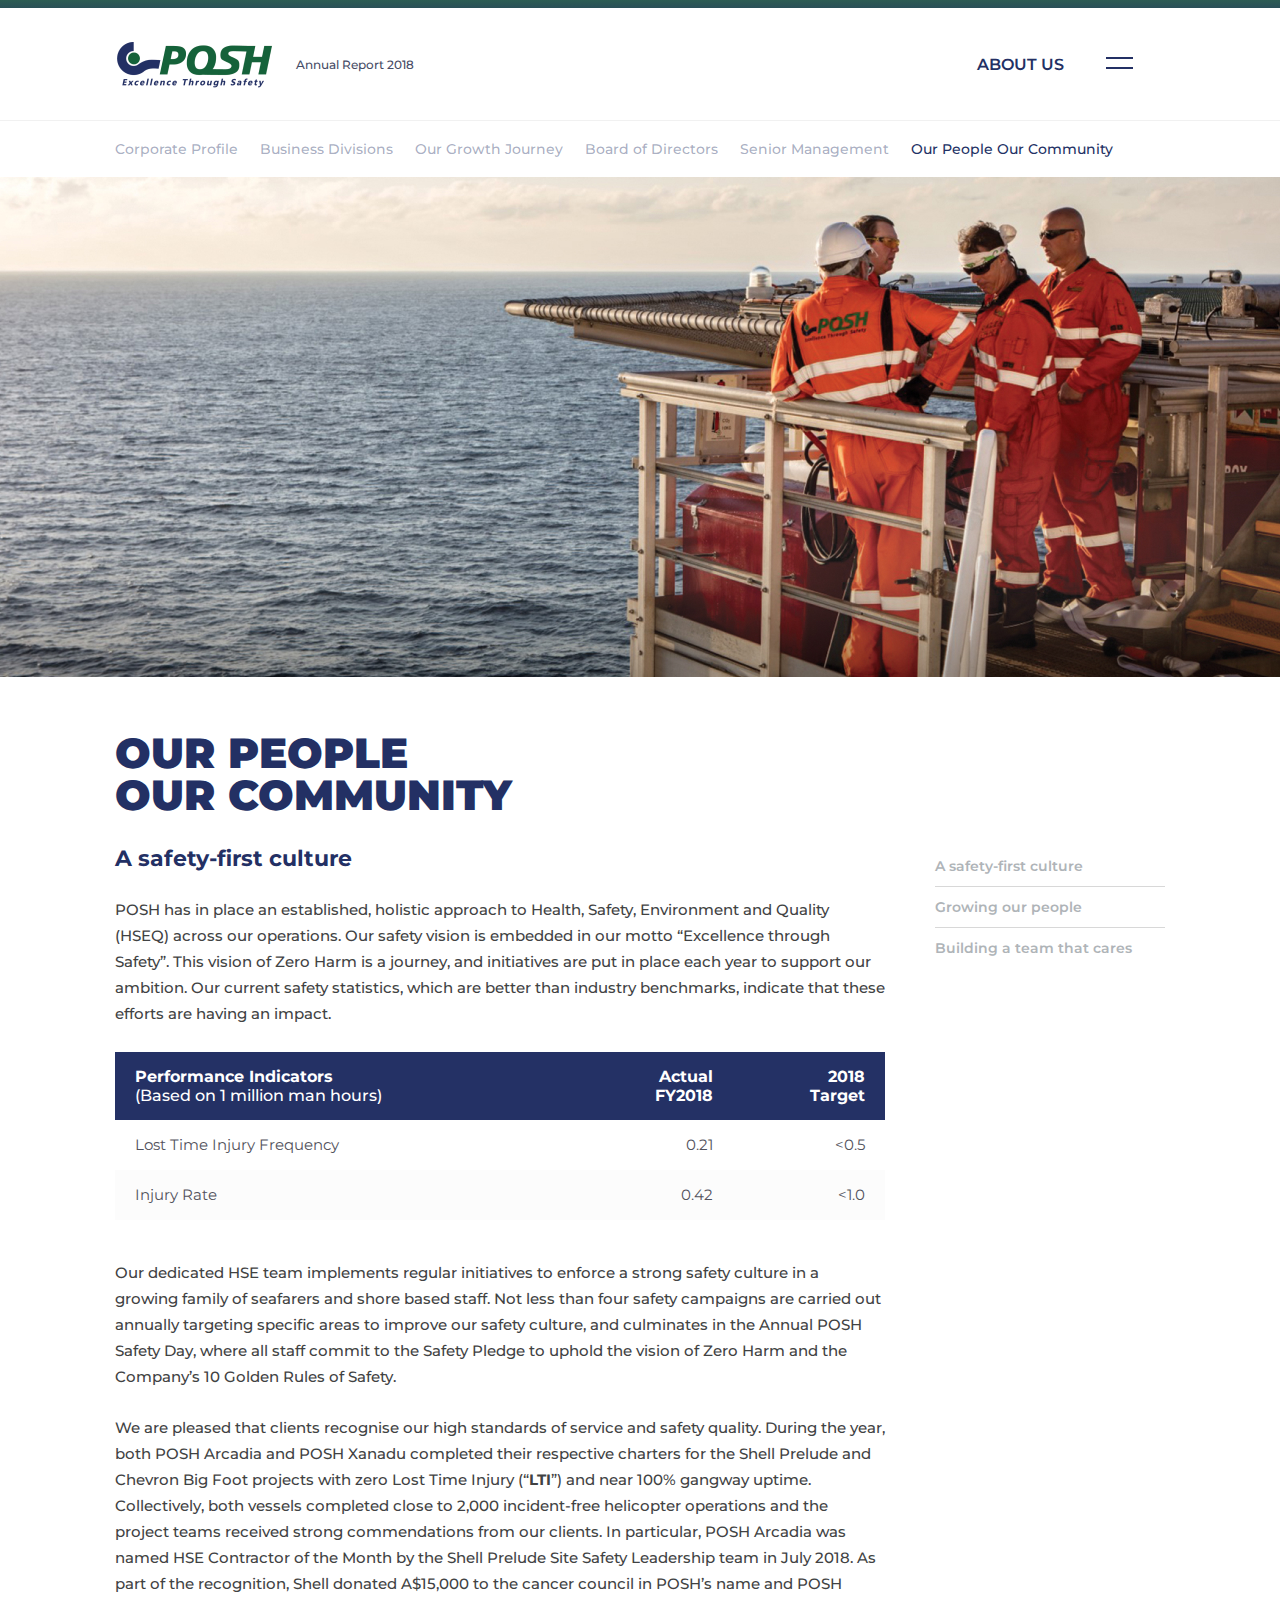
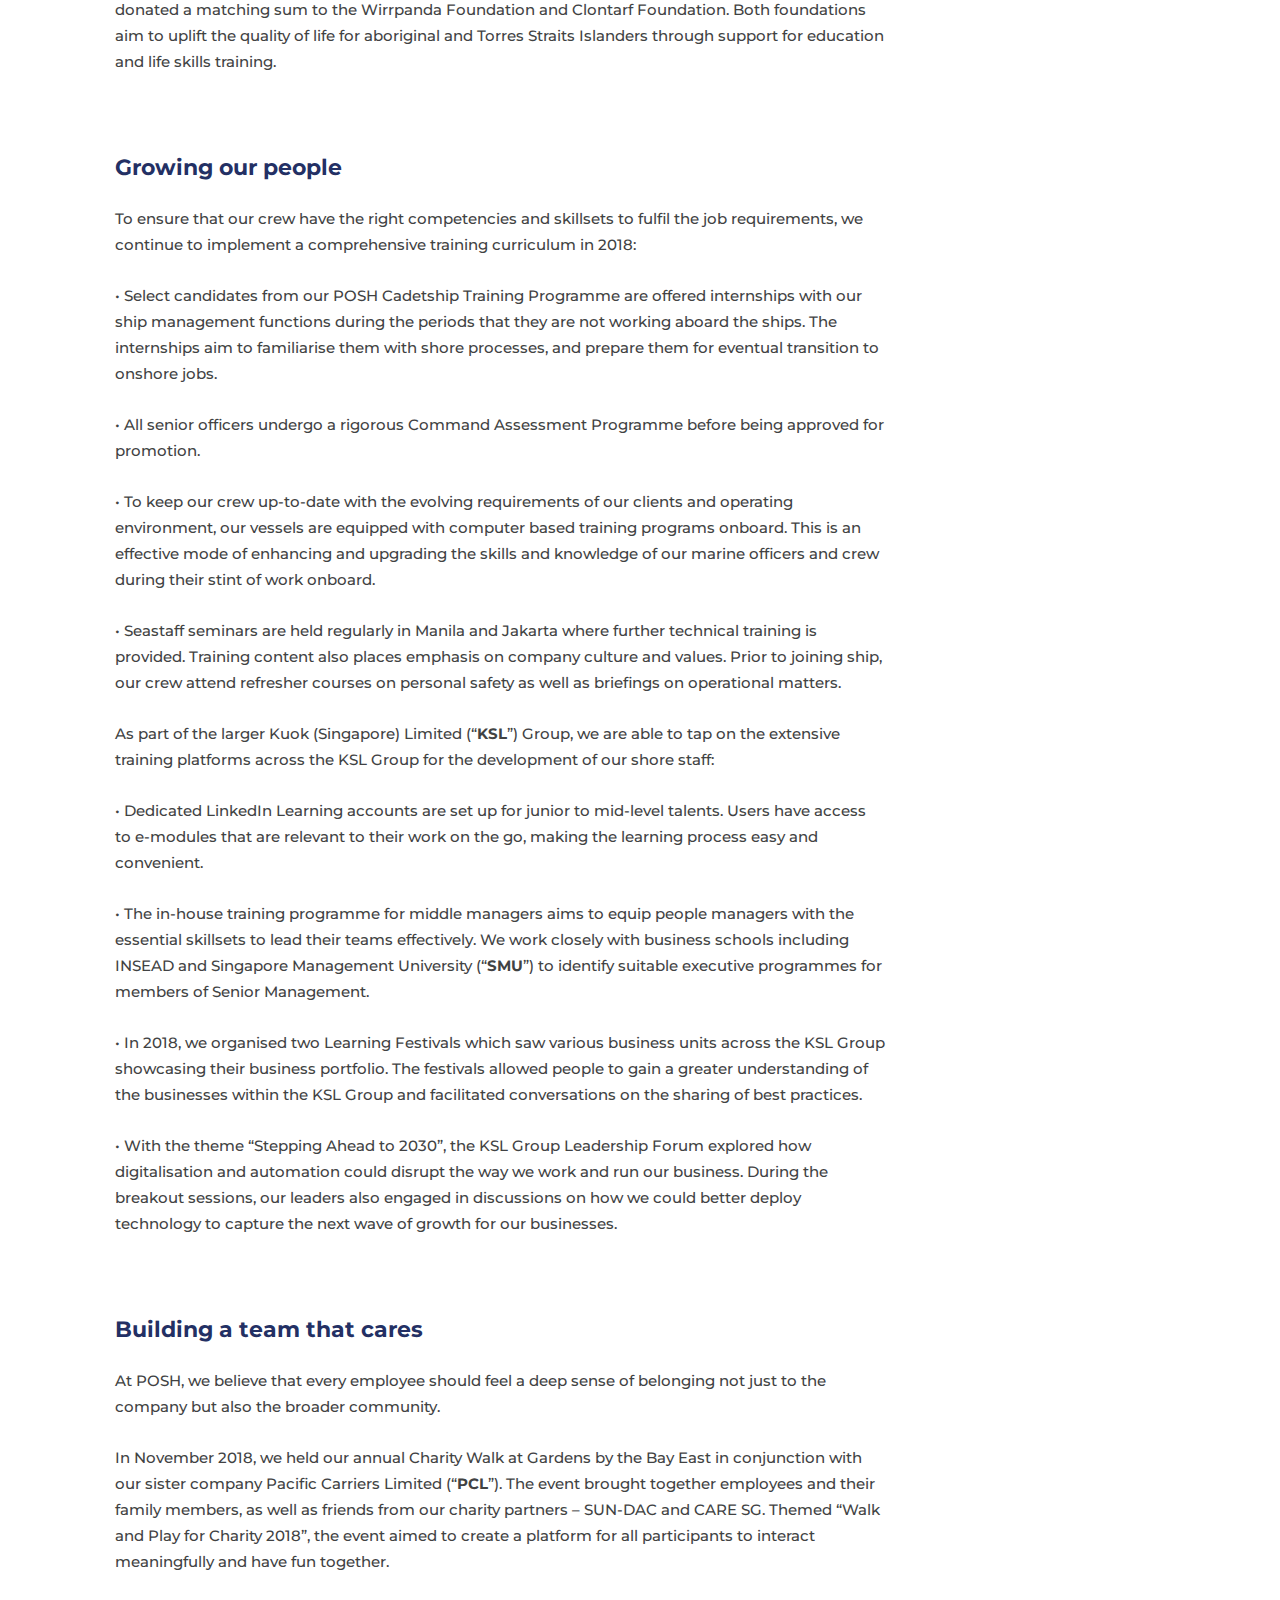
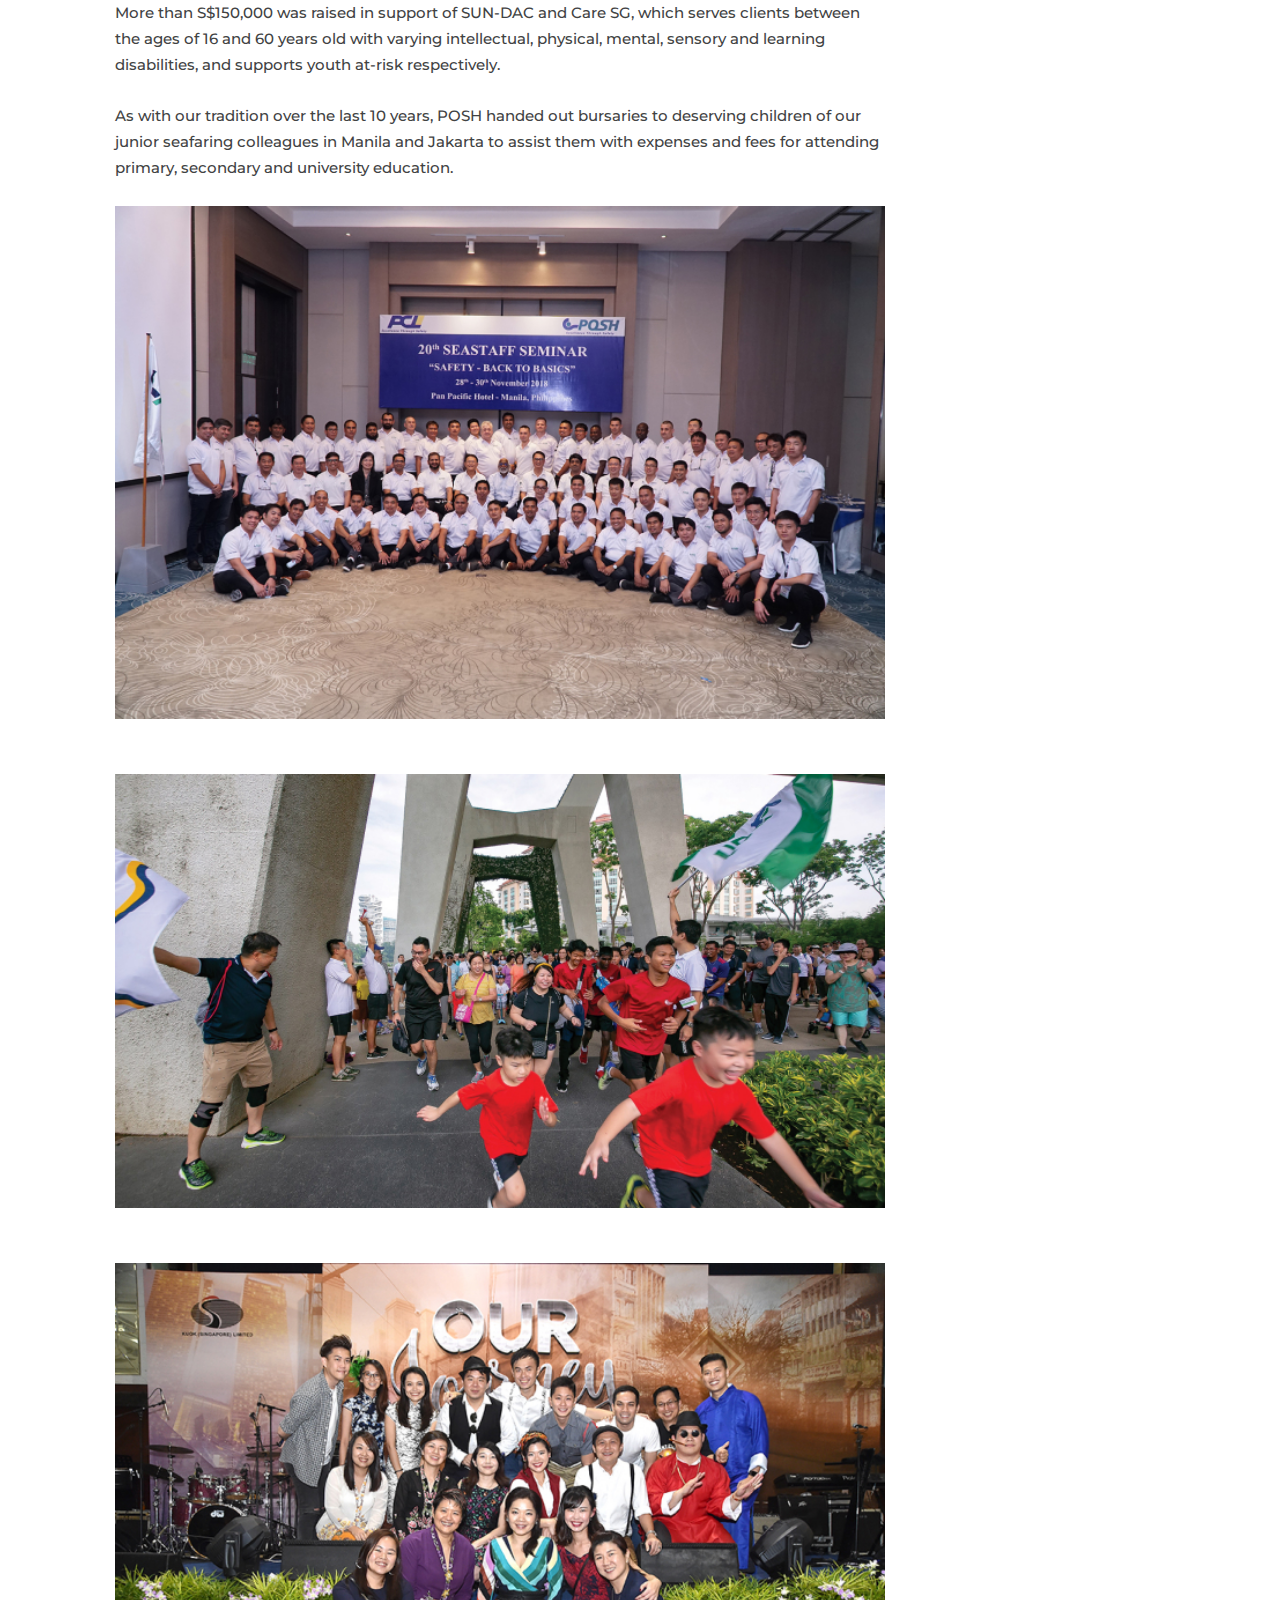
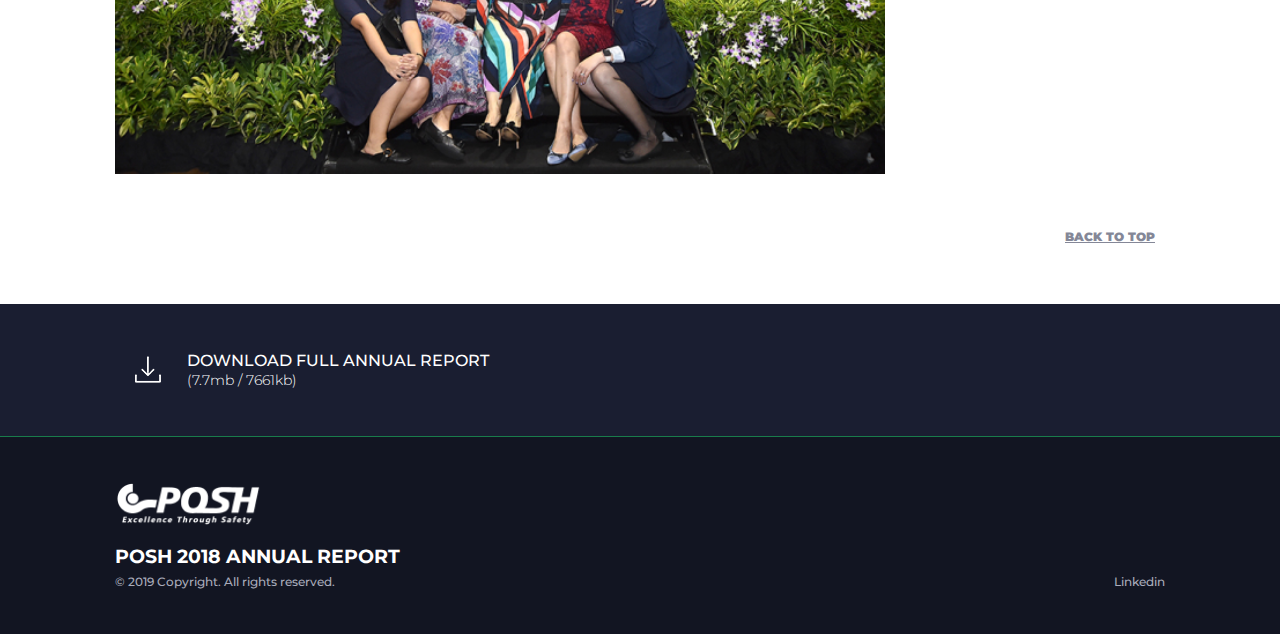
<file: ourPeopleCommunity.html>
<!DOCTYPE HTML>
<html>
    <head>
        <meta charset="utf-8" />
        
        <title>ourPeopleCommunity</title>
        
        <meta name="description" content="" />
        <meta name="keywords" content="" />
        
       	<meta name="viewport" content="width=device-width, initial-scale=1, maximum-scale=1" />
		<meta name="theme-color" content="#306C4D" />
		<meta name="yandex-tableau-widget" content="logo=, color=#306C4D" />
		
		<meta property="og:title" content="" />
		<meta property="og:site_name" content="" />
		<meta property="og:url" content="" />
		<meta property="og:description" content="" />
		<meta property="og:image" content="" />
        
        <link rel="stylesheet" type="text/css" href="css/style.css" />
        <link rel="stylesheet" type="text/css" href="css/slick/slick.css"/>
        
    	<link rel="shortcut icon" type="image/x-icon" href="" />

    </head>
    <body id="top">
    	
    	
    	<header class="">
			<div class="header-border-top"></div>
			<div class="container">
				<a class="header-logo hover-trans-05" href="/" title="">
					<img src="images/POSH-logo2.png" alt="" title="" />
				</a>
				<div class="header-text table-block">
					<p>Annual Report 2018</p>
				</div>
				<div class="header-bob-menu-bt-block table-block">
					<div>
						<button id="header-bob-menu-bt" class="def-bt hover-trans-05"></button>
					</div>
				</div>
				<div class="header-page-title table-block">
					<p>about us</p>
				</div>
			</div>
			<div id="header-menu-block">
				<a class="header-download-link" href="files/POSH AR2018.pdf" target="_blank" title="" download>DOWNLOAD FULL ANNUAL REPORT <br /><span>(7.7mb / 7661kb)</span></a>
				<div class="container">
					<nav class="header-navigation">
						<ul>
							<li>
								<a class="hover-trans-05" href="/" title="">home</a>
							</li>
							<li>
								<a class="hover-trans-05" href="chairmanMessage.html" title="">CHAIRMAN’S LETTER TO <br />SHAREHOLDERS</a>
							</li>
							<li>
								<a class="hover-trans-05" href="ceoReviewOperations.html" title="">CEO’S REVIEW OF OPERATIONS</a>
							</li>
							<li class="in">
								<a class="hover-trans-05" href="aboutUs.html" title="">About Us</a>
								<ul>
									<li>
										<a class="hover-trans-05" href="corporateProfile.html" title="">Corporate Profile</a>
									</li>
									<li>
										<a class="hover-trans-05" href="businessDivisions.html" title="">Business Divisions</a>
									</li>
									<li>
										<a class="hover-trans-05" href="ourGrowthJourney.html" title="">Our Growth Journey</a>
									</li>
									<li>
										<a class="hover-trans-05" href="bod.html" title="">Board of Directors</a>
									</li>
									<li>
										<a class="hover-trans-05" href="seniorManagement.html" title="">Senior Management</a>
									</li>
									<li>
										<a class="hover-trans-05" href="ourPeopleCommunity.html" title="">Our People Our Community</a>
									</li>
								</ul>
							</li>
							<li class="in">
								<a class="hover-trans-05" href="ourBusiness.html" title="">Our Business</a>
								<ul>
									<li>
										<a class="hover-trans-05" href="financialHighlights.html" title="">Financial Highlights</a>
									</li>
									<li>
										<a class="hover-trans-05" href="operationFinancialReview.html" title="">Operations &amp; Financial Review</a>
									</li>
									<li>
										<a class="hover-trans-05" href="geographicPresence.html" title="">Geographical Presence</a>
									</li>
									<li>
										<a class="hover-trans-05" href="files/OUR FLEET.pdf" target="_blank" title="" download>Our Fleet <span class="bg pdf-link-img"></span> (412kb)</a>
									</li>
								</ul>
							</li>
						</ul>
					</nav>
					
					<nav class="header-navigation">
						<ul>
							<li class="in">
								<a class="hover-trans-05" href="files/SUSTAINABILITY REPORT.pdf" target="_blank" title="" download>SUSTAINABILITY REPORT <span class="bg pdf-link-img"></span> <br />(1.8mb / 1768kb)</a>
							</li>
							<li>
								<a class="hover-trans-05" href="files/CORPORATE GOVERNANCE REPORT.pdf" target="_blank" title="" download>CORPORATE GOVERNANCE <br />REPORT <span class="bg pdf-link-img"></span> (140kb)</a>
							</li>
							<li>
								<a class="hover-trans-05" href="files/FINANCIAL STATEMENTS.pdf" target="_blank" title="" download>FINANCIAL STATEMENTS <span class="bg pdf-link-img"></span> <br />(687kb)</a>
							</li>
							<li>
								<a class="hover-trans-05" href="corporateInformation.html" title="">CORPORATE INFORMATION</a>
							</li>
						</ul>
					</nav>
					
					<div class="clear"></div>
					<div class="header-coop">
						<p>© 2019 Copyright. All rights reserved. PACC OFFSHORE Services Holding Ltd</p>
						<p>
							<a href="https://www.linkedin.com/company/pacc-offshore-services-holdings-ltd/" target="_blank" title="">Linkedin</a>
						</p>
						
						<a href="files/POSH AR2018.pdf" target="_blank" title="" class="mob-download-bt" download>DOWNLOAD FULL REPORT</a>
						<a href="#" title="" class="header-coop-mob-link">REQUEST FOR PRINT COPY</a>
					</div>
				</div>
			</div>
		</header>
		
		<div class="menu-bottom-block">
			<div class="container">
				<div class="header-bottom-page-title table-block"></div>
				<ul>
					<li>
						<a href="corporateProfile.html" title="">Corporate Profile</a>
					</li>
					<li>
						<a href="businessDivisions.html" title="">Business Divisions</a>
					</li>
					<li>
						<a href="ourGrowthJourney.html" title="">Our Growth Journey</a>
					</li>
					<li>
						<a href="bod.html" title="">Board of Directors</a>
					</li>
					<li>
						<a href="seniorManagement.html" title="">Senior Management</a>
					</li>
					<li class="active">
						<a href="ourPeopleCommunity.html" title="">Our People Our Community</a>
					</li>
				</ul>
			</div>
		</div>
    	
    	<div class="image-bg-top-block bg table-block" style="background-image: url( 'images/img/ourPeopleCommunityTopBg.jpg' );"></div>
    	
		<div class="content">
			<div class="container">
			  <h1 style="margin-bottom: 0!important;" class="margin-b-60">Our People <br>
			    Our Community</h1>
			</div>
		</div>
		
		<div class="block-with-sitebar" style="padding-top: 30px;">
			<div class="container">
				<div class="left-content">
					<h3 id="title-1">A safety-first culture</h3>
					<p>POSH has in place an established, holistic approach to Health, Safety, Environment and Quality (HSEQ) across our operations. Our safety vision is embedded in our motto “Excellence through Safety”. This vision of Zero Harm is a journey, and initiatives are put in place each year to support our ambition. Our current safety statistics, which are better than industry benchmarks, indicate that these efforts are having an impact.</p>
					<div class="table">
						<table style="min-width: 400px;">
							<tr>
								<th>Performance Indicators <br /><span>(Based on 1 million man hours)</span></th>
								<th style="text-align: right;">Actual <br />FY2018</th>
								<th style="text-align: right;">2018 <br />Target</th>
							</tr>
							<tr>
								<td>Lost Time Injury Frequency</td>
								<td style="text-align: right;">0.21</td>
								<td style="text-align: right;">&lt;0.5</td>
							</tr>
							<tr>
								<td>Injury Rate</td>
								<td style="text-align: right;">0.42</td>
								<td style="text-align: right;">&lt;1.0</td>
							</tr>
						</table>
					</div>
					
					<p>Our dedicated HSE team implements regular initiatives to enforce a strong safety culture in a growing family of seafarers and shore based staff. Not less than four safety campaigns are carried out annually targeting specific areas to improve our safety culture, and culminates in the Annual POSH Safety Day, where all staff commit to the Safety Pledge to uphold the vision of Zero Harm and the Company’s 10 Golden Rules of Safety.</p>
					<p>We are pleased that clients recognise our high standards of service and safety quality. During the year, both POSH Arcadia and POSH Xanadu completed their respective charters for the Shell Prelude and Chevron Big Foot projects with zero Lost Time Injury (“<strong>LTI</strong>”) and near 100% gangway uptime. Collectively, both vessels completed close to 2,000 incident-free helicopter operations and the project teams received strong commendations from our clients. In particular, POSH Arcadia was named HSE Contractor of the Month by the Shell Prelude Site Safety Leadership team in July 2018. As part of the recognition, Shell donated A$15,000 to the cancer council in POSH’s name and POSH donated a matching sum to the Wirrpanda Foundation and Clontarf Foundation. Both foundations aim to uplift the quality of life for aboriginal and Torres Straits Islanders through support for education and life skills training.</p>
					
					<span class="margin-b-80"></span>
					<h3 id="title-2">Growing our people</h3>
					<p>To ensure that our crew have the right competencies and skillsets to fulfil the job requirements, we continue to implement a comprehensive training curriculum in 2018:</p>
					
					<p>	•	Select candidates from our POSH Cadetship Training Programme are offered internships with our ship management functions during the periods that they are not working aboard the ships. The internships aim to familiarise them with shore processes, and prepare them for eventual transition to onshore jobs.</p>
					<p>	•	All senior officers undergo a rigorous Command Assessment Programme before being approved for promotion.</p>
					<p>	•	To keep our crew up-to-date with the evolving requirements of our clients and operating environment, our vessels are equipped with computer based training programs onboard. This is an effective mode of enhancing and upgrading the skills and knowledge of our marine officers and crew during their stint of work onboard.</p>
					<p>	•	Seastaff seminars are held regularly in Manila and Jakarta where further technical training is provided. Training content also places emphasis on company culture and values. Prior to joining ship, our crew attend refresher courses on personal safety as well as briefings on operational matters.</p>
					
					<p>As part of the larger Kuok (Singapore) Limited (“<strong>KSL</strong>”) Group, we are able to tap on the extensive training platforms across the KSL Group for the development of our shore staff:</p>
					<p>	•	Dedicated LinkedIn Learning accounts are set up for junior to mid-level talents. Users have access to e-modules that are relevant to their work on the go, making the learning process easy and convenient.</p>
					<p>	•	The in-house training programme for middle managers aims to equip people managers with the essential skillsets to lead their teams effectively. We work closely with business schools including INSEAD and Singapore Management University (“<strong>SMU</strong>”) to identify suitable executive programmes for members of Senior Management.</p>
					<p>	•	In 2018, we organised two Learning Festivals which saw various business units across the KSL Group showcasing their business portfolio. The festivals allowed people to gain a greater understanding of the businesses within the KSL Group and facilitated conversations on the sharing of best practices.</p>
					<p>	•	With the theme “Stepping Ahead to 2030”, the KSL Group Leadership Forum explored how digitalisation and automation could disrupt the way we work and run our business. During the breakout sessions, our leaders also engaged in discussions on how we could better deploy technology to capture the next wave of growth for our businesses.</p>
					
					<span class="margin-b-80"></span>
					<h3 id="title-3">Building a team that cares</h3>
					<p>At POSH, we believe that every employee should feel a deep sense of belonging not just to the company but also the broader community.</p>
					<p>In November 2018, we held our annual Charity Walk at Gardens by the Bay East in conjunction with our sister company Pacific Carriers Limited (“<strong>PCL</strong>”). The event brought together employees and their family members, as well as friends from our charity partners – SUN-DAC and CARE SG. Themed “Walk and Play for Charity 2018”, the event aimed to create a platform for all participants to interact meaningfully and have fun together.</p>
					<p>More than S$150,000 was raised in support of SUN-DAC and Care SG, which serves clients between the ages of 16 and 60 years old with varying intellectual, physical, mental, sensory and learning disabilities, and supports youth at-risk respectively.</p>
					<p>As with our tradition over the last 10 years, POSH handed out bursaries to deserving children of our junior seafaring colleagues in Manila and Jakarta to assist them with expenses and fees for attending primary, secondary and university education. </p>
					<img class="margin-b-55" src="images/img/ourPeopleCommunity3.jpg" alt="" title="" />
					<img class="margin-b-55" src="images/img/empowerpeople.jpg" alt="" title="" />
					<img class="margin-b-55" src="images/img/ourPeopleCommunity2.jpg" alt="" title="" />
					
				</div>
				<div class="right-sitebar" id="sitebar-fixed">
					<ul>
						<li>
							<a class="nav-link hover-trans-05" href="#title-1" title="">A safety-first culture</a>
						</li>
						<li>
							<a class="nav-link hover-trans-05" href="#title-2" title="">Growing our people</a>
						</li>
						<li>
							<a class="nav-link hover-trans-05" href="#title-3" title="">Building a team that cares</a>
						</li>
					</ul>
				</div>
			</div>
		</div>
		
		<div>
			<div class="container">
				<div class="back-to-top-block">
					<a class="nav-link hover-trans-05" href="#top" title="">Back to Top</a>
				</div>
			</div>
		</div>
    	<div class="download-block">
			<div class="container">
				<div class="table-block">
					<a class="download-link hover-trans-05" href="files/POSH AR2018.pdf" target="_blank" title="" download>DOWNLOAD FULL ANNUAL REPORT <br /><span>(7.7mb / 7661kb)</span></a>
				</div>
			</div>
		</div>
    	<footer>
			<div class="container">
				<a class="footer-logo-link hover-trans-05" href="/" title="">
					<img src="images/POSH-logo2-white.png" alt="" title="" />
				</a>
				
				<p class="big-p">posh 2018 annual report</p>
				<p class="litle-p left">© 2019 Copyright. All rights reserved.</p>
				<p class="litle-p right">
					<a href="https://www.linkedin.com/company/pacc-offshore-services-holdings-ltd/" title="" target="_blank">Linkedin</a>
				</p>
			</div>
		</footer>
    	
    	<script type="text/javascript" src="js/jquery/jquery-1.11.0.min.js"></script>
  		<script type="text/javascript" src="js/jquery/jquery-migrate-1.2.1.min.js"></script>
    	<script type="text/javascript" src="js/slick/slick.min.js"></script>
    	<script type="text/javascript" src="js/main-script.js"></script>
    </body>
</html>
</file>
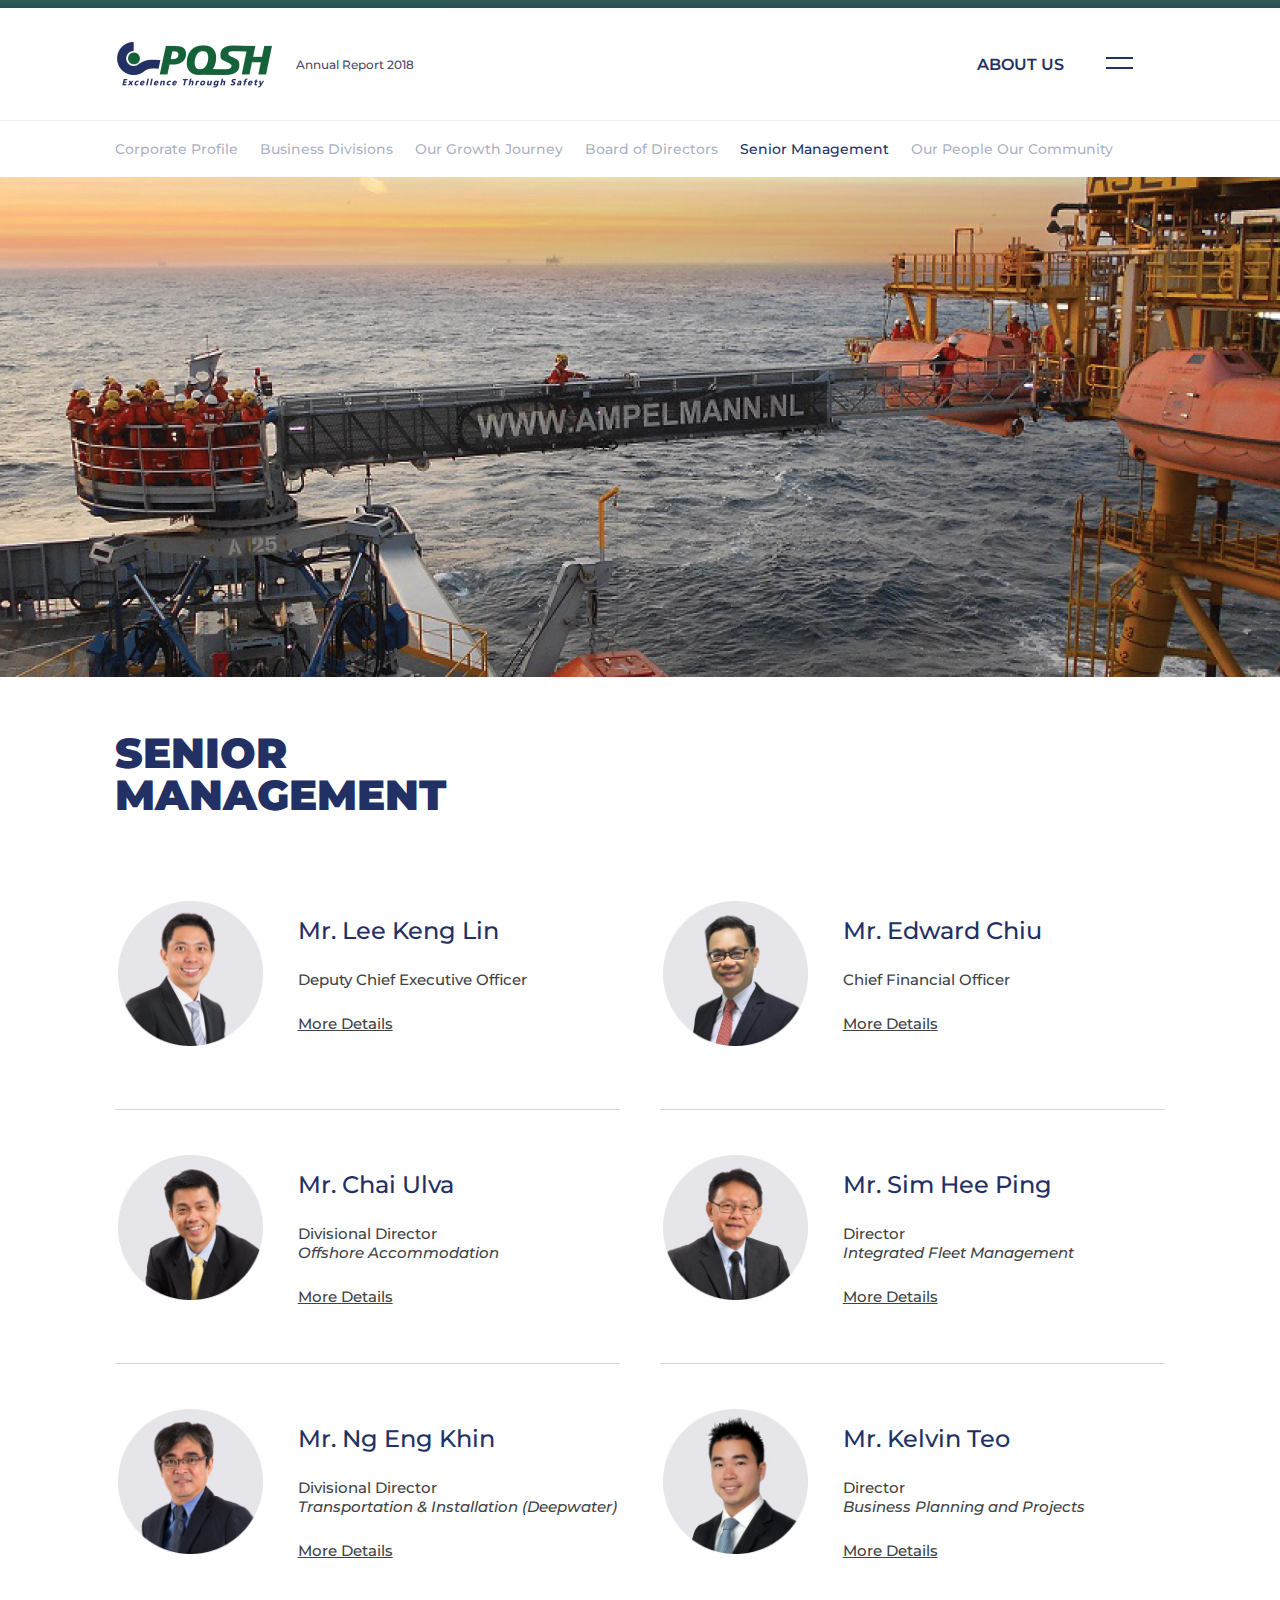
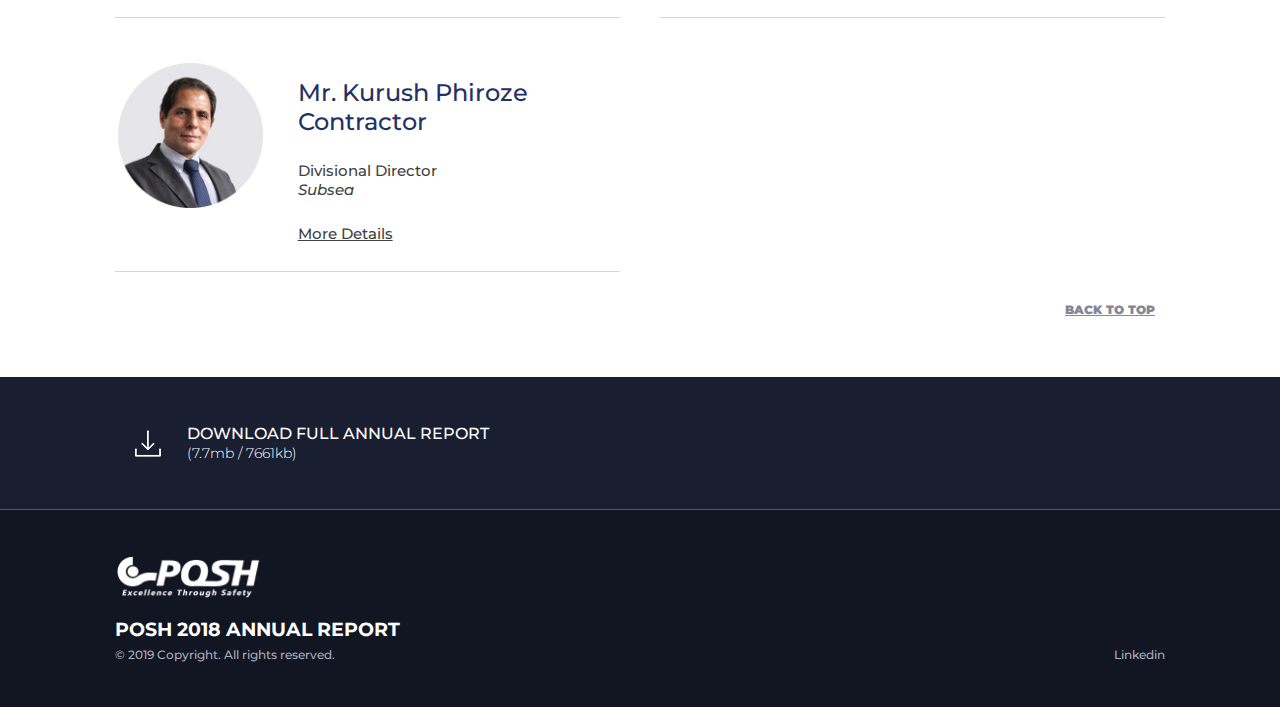
<file: seniorManagement.html>
﻿<!DOCTYPE HTML>
<html>
    <head>
        <meta charset="utf-8" />
        
        <title>seniorManagement</title>
        
        <meta name="description" content="" />
        <meta name="keywords" content="" />
        
       	<meta name="viewport" content="width=device-width, initial-scale=1, maximum-scale=1" />
		<meta name="theme-color" content="#306C4D" />
		<meta name="yandex-tableau-widget" content="logo=, color=#306C4D" />
		
		<meta property="og:title" content="" />
		<meta property="og:site_name" content="" />
		<meta property="og:url" content="" />
		<meta property="og:description" content="" />
		<meta property="og:image" content="" />
        
        <link rel="stylesheet" type="text/css" href="css/style.css" />
        <link rel="stylesheet" type="text/css" href="css/slick/slick.css"/>
        
    	<link rel="shortcut icon" type="image/x-icon" href="" />

    </head>
    <body id="top">
    	
    	<header class="">
			<div class="header-border-top"></div>
			<div class="container">
				<a class="header-logo hover-trans-05" href="/" title="">
					<img src="images/POSH-logo2.png" alt="" title="" />
				</a>
				<div class="header-text table-block">
					<p>Annual Report 2018</p>
				</div>
				<div class="header-bob-menu-bt-block table-block">
					<div>
						<button id="header-bob-menu-bt" class="def-bt hover-trans-05"></button>
					</div>
				</div>
				<div class="header-page-title table-block">
					<p>about us</p>
				</div>
			</div>
			<div id="header-menu-block">
				<a class="header-download-link" href="files/POSH AR2018.pdf" target="_blank" title="" download>DOWNLOAD FULL ANNUAL REPORT <br /><span>(7.7mb / 7661kb)</span></a>
				<div class="container">
					<nav class="header-navigation">
						<ul>
							<li>
								<a class="hover-trans-05" href="/" title="">home</a>
							</li>
							<li>
								<a class="hover-trans-05" href="chairmanMessage.html" title="">CHAIRMAN’S LETTER TO <br />SHAREHOLDERS</a>
							</li>
							<li>
								<a class="hover-trans-05" href="ceoReviewOperations.html" title="">CEO’S REVIEW OF OPERATIONS</a>
							</li>
							<li class="in">
								<a class="hover-trans-05" href="aboutUs.html" title="">About Us</a>
								<ul>
									<li>
										<a class="hover-trans-05" href="corporateProfile.html" title="">Corporate Profile</a>
									</li>
									<li>
										<a class="hover-trans-05" href="businessDivisions.html" title="">Business Divisions</a>
									</li>
									<li>
										<a class="hover-trans-05" href="ourGrowthJourney.html" title="">Our Growth Journey</a>
									</li>
									<li>
										<a class="hover-trans-05" href="bod.html" title="">Board of Directors</a>
									</li>
									<li>
										<a class="hover-trans-05" href="seniorManagement.html" title="">Senior Management</a>
									</li>
									<li>
										<a class="hover-trans-05" href="ourPeopleCommunity.html" title="">Our People Our Community</a>
									</li>
								</ul>
							</li>
							<li class="in">
								<a class="hover-trans-05" href="ourBusiness.html" title="">Our Business</a>
								<ul>
									<li>
										<a class="hover-trans-05" href="financialHighlights.html" title="">Financial Highlights</a>
									</li>
									<li>
										<a class="hover-trans-05" href="operationFinancialReview.html" title="">Operations &amp; Financial Review</a>
									</li>
									<li>
										<a class="hover-trans-05" href="geographicPresence.html" title="">Geographical Presence</a>
									</li>
									<li>
										<a class="hover-trans-05" href="files/OUR FLEET.pdf" target="_blank" title="" download>Our Fleet <span class="bg pdf-link-img"></span> (412kb)</a>
									</li>
								</ul>
							</li>
						</ul>
					</nav>
					
					<nav class="header-navigation">
						<ul>
							<li class="in">
								<a class="hover-trans-05" href="files/SUSTAINABILITY REPORT.pdf" target="_blank" title="" download>SUSTAINABILITY REPORT <span class="bg pdf-link-img"></span> <br />(1.8mb / 1768kb)</a>
							</li>
							<li>
								<a class="hover-trans-05" href="files/CORPORATE GOVERNANCE REPORT.pdf" target="_blank" title="" download>CORPORATE GOVERNANCE <br />REPORT <span class="bg pdf-link-img"></span> (140kb)</a>
							</li>
							<li>
								<a class="hover-trans-05" href="files/FINANCIAL STATEMENTS.pdf" target="_blank" title="" download>FINANCIAL STATEMENTS <span class="bg pdf-link-img"></span> <br />(687kb)</a>
							</li>
							<li>
								<a class="hover-trans-05" href="corporateInformation.html" title="">CORPORATE INFORMATION</a>
							</li>
						</ul>
					</nav>
					
					<div class="clear"></div>
					<div class="header-coop">
						<p>© 2019 Copyright. All rights reserved. PACC OFFSHORE Services Holding Ltd</p>
						<p>
							<a href="https://www.linkedin.com/company/pacc-offshore-services-holdings-ltd/" target="_blank" title="">Linkedin</a>
						</p>
						
						<a href="files/POSH AR2018.pdf" target="_blank" title="" class="mob-download-bt" download>DOWNLOAD FULL REPORT</a>
						<a href="#" title="" class="header-coop-mob-link">REQUEST FOR PRINT COPY</a>
					</div>
				</div>
			</div>
		</header>
    	
    	<div class="menu-bottom-block">
			<div class="container">
				<div class="header-bottom-page-title table-block"></div>
				<ul>
					<li>
						<a href="corporateProfile.html" title="">Corporate Profile</a>
					</li>
					<li>
						<a href="businessDivisions.html" title="">Business Divisions</a>
					</li>
					<li>
						<a href="ourGrowthJourney.html" title="">Our Growth Journey</a>
					</li>
					<li>
						<a href="bod.html" title="">Board of Directors</a>
					</li>
					<li class="active">
						<a href="seniorManagement.html" title="">Senior Management</a>
					</li>
					<li>
						<a href="ourPeopleCommunity.html" title="">Our People Our Community</a>
					</li>
				</ul>
			</div>
		</div>
    	
    	<div class="image-bg-top-block bg" style="background-image: url( 'images/img/seniorManagementTopBg.jpg' );"></div>
		
		<div class="content">
			<div class="container">
				<h1>senior <br />management</h1>
				
				<div class="two-cell-text-block">
				
					<div>
						<img src="images/team-1/01.jpg" />
						<p class="big-p">Mr. Lee Keng Lin</p>
						<p>Deputy Chief Executive Officer</p>
						<p><a href="#" title="" class="pop-link" data-id="1">More Details</a></p>
					</div>
					
					<div>
						<img src="images/team-1/02.jpg" />
						<p class="big-p">Mr. Edward Chiu</p>
						<p>Chief Financial Officer</p>
						<p><a href="#" title="" class="pop-link" data-id="2">More Details</a></p>
					</div>
					
					<div>
						<img src="images/team-1/03.jpg" />
						<p class="big-p">Mr. Chai Ulva</p>
						<p>Divisional Director <br /><em>Offshore Accommodation</em></p>
						<p><a href="#" title="" class="pop-link" data-id="3">More Details</a></p>
					</div>
					
					<div>
						<img src="images/team-1/04.jpg" />
						<p class="big-p">Mr. Sim Hee Ping</p>
						<p>Director <br /><em>Integrated Fleet Management</em></p>
						<p><a href="#" title="" class="pop-link" data-id="4">More Details</a></p>
					</div>
					
					<div>
						<img src="images/team-1/05.jpg" />
						<p class="big-p">Mr. Ng Eng Khin</p>
						<p>Divisional Director <br /><em>Transportation &amp; Installation (Deepwater)</em></p>
						<p><a href="#" title="" class="pop-link" data-id="5">More Details</a></p>
					</div>
					
					<div>
						<img src="images/team-1/06.jpg" />
						<p class="big-p">Mr. Kelvin Teo</p>
						<p>Director <br /><em>Business Planning and Projects</em></p>
						<p><a href="#" title="" class="pop-link" data-id="6">More Details</a></p>
					</div>
					
					<div>
						<img src="images/team-1/07.jpg" />
						<p class="big-p">Mr. Kurush Phiroze Contractor</p>
						<p>Divisional Director <br /><em>Subsea</em></p>
						<p><a href="#" title="" class="pop-link" data-id="7">More Details</a></p>
					</div>
					
				</div>
				
				<script type="text/javascript">
					var popData = [];
					popData[1] =
						'<h3>MR. LEE KENG LIN<br /><span>Deputy Chief Executive Officer</span></h3>' +
						'<p>Mr. Lee Keng Lin was promoted to Deputy Chief Executive Officer on 1 January 2017 as part of the Group’s ongoing succession planning, having served as Chief Operating Officer from 2014 to 2016. He is responsible for overseeing day-to-day operations for the Group and works closely with the Chief Executive Officer to grow the Group’s business and drive performance measurement in all operational aspects.</p>' +
						'<p>Mr. Lee has more than 10 years of experience in the offshore marine industry and has been with the Group since 2007. He was part of the team that led the acquisition of PSA Marine’s offshore business in 2007 and has been instrumental in the development and operations of various joint ventures and new business divisions. Prior to this, he was employed by PSA International as its Corporate and Business Development Manager, where he was responsible for business development and charters of harbour tugs and offshore support vessels.</p>' +
						'<p>Mr. Lee graduated with a First Class Honours in Engineering from the National University of Singapore and was on the Vice Chancellor’s List. He completed the Advanced Management Programme at INSEAD and is also a CFA Charterholder.</p>'
					;
					popData[2] =
						'<h3>MR. EDWARD CHIU<br /><span>Chief Financial Officer</span></h3>' +
						'<p>Mr. Edward Chiu is the Chief Financial Officer responsible for overseeing the Group’s finance functions, including corporate finance, treasury, risk management, capital management and investor relations.</p>' +
						'<p>Mr. Chiu has over 20 years of leadership experience, along with a diverse finance and commercial background. He has previously worked for global audit firms – KPMG and PwC, privately owned enterprises, SGX mainboard listed companies, and private equity controlled companies across Singapore, Hong Kong, Malaysia, Netherlands and United Kingdom. Edward holds a Master’s Degree in Finance from the London School of Economics and is also a member of the Institute of Singapore Chartered Accountants and a Fellow of the Chartered Association of Certified Accountants.</p>'
					;
					popData[3] =
						'<h3>MR. CHAI ULVA<br /><span>Divisional Director <br /><em>Offshore Accommodation</em></span></h3>' +
						'<p>Mr. Chai Ulva is the Divisional Director of Offshore Accommodation and has been instrumental in the development and expansion of the business.</p>' +
						'<p>Mr. Chai has more than 15 years of experience in the offshore marine industry. He was a Manager with PSA Marine Pte Ltd from 2000 to 2006, handling business development and overseas charters of harbour tugs, and served as a Director in PSA Marine’s joint venture company in Fuzhou, China. From 2006 to 2007, Mr. Chai was an Assistant General Manager in PSA Marine’s offshore business. Since our acquisition of the business in 2007, Mr. Chai has served the Group as General Manager of POSH Maritime Pte Ltd, and Divisional Director of various business units within POSH Semco Pte Ltd including Offshore Construction Support, Transportation & Installation (Shallow Water) and Offshore Accommodation.</p>'
					;
					popData[4] =
						'<h3>MR. SIM HEE PING<br /><span>Director <br /><em>Integrated Fleet Management</em> </span></h3>' +
						'<p>Mr. Sim Hee Ping heads our Integrated Fleet Management Division. He is responsible for the overall technical management, safety and training of the Group\'s offshore crew.</p>' +
						'<p>Mr. Sim has more than 35 years of experience in the shipping industry. Prior to joining the Group in 2009, he held various positions with Neptune Orient Lines Limited ("<strong>NOL</strong>") from 1977 to 2006. He started out as a cadet engineer in 1977 and worked his way up to become a chief engineer in 1987, responsible for equipment and machinery on board NOL ships. Between 1987 and 1989, he was seconded to Jurong Shipyard as a Ship Repair Manager. He was also a technical superintendent from 1989 to 1998 and a Technical Director from 1998 to 2006, in charge of managing NOL vessels. From 2006 to 2008, he was seconded to Neptune Shipmanagement Services Pte Ltd, the ship management arm of NOL, as Managing Director.</p>'
					;
					popData[5] =
						'<h3>MR. NG ENG KHIN<br /><span>Divisional Director <br /><em>Transportation &amp; Installation (Deepwater)</em></span></h3>' +
						'<p>Mr. Ng Eng Khin is the President of POSH Terasea Offshore Pte Ltd, the Group\'s specialist offshore service contractor joint venture. He has held the position since POSH Terasea\'s formation and oversaw the subsequent injection of the Group\'s entire Transportation & Installation (Deepwater) business into the joint venture.</p>' +
						'<p>Mr. Ng has more than 35 years of experience in the offshore marine industry. He was involved in PSA Marine\'s offshore business prior to our acquisition of the business in 2007. Mr. Ng was a Project Superintendent in charge of design, project operation and execution from 1977 to 1986 and a Senior Manager from 1985 to 2001. He was also a General Manager from 2001 to 2007 specialising in project management, operation and execution of complex transportation and installation projects, as well as being responsible for sales, marketing and development. Mr. Ng has been instrumental in the development of the Group’s Transportation & Installation (Deepwater) business.</p>'
					;
					popData[6] =
						'<h3>MR. KELVIN TEO<br /><span>Director <br /><em>Business Planning and Projects</em></span></h3>' +
						'<p>Mr. Kelvin Teo is the Director of Business Planning and Projects and is responsible for exploring opportunities in new business segments and setting up of our overseas offices. Concurrently, he also heads the Corporate Affairs and Business Development team and POSH Kerry Renewables, a joint venture with Kerry TJ Logistics, dedicated to serving the offshore renewables sector in Taiwan.</p>' +
						'<p>Mr. Teo has more than 10 years of experience in the offshore marine industry. Under PSA Corporation’s Management Associate Programme, he was rotated to various business segments in commercial, logistics and offshore marine from 2002 to 2006. He joined POSH in 2006 as Deputy Marketing Manager, and his responsibilities included exploring business opportunities in new markets and management of the chartering team. Mr. Teo was appointed Divisional Director of the Offshore Supply Vessels (“<strong>OSV</strong>”) Division in 2016. He directed the division and oversaw the growth of the OSV fleet at POSH. </p>' +
						'<p>Mr. Teo holds a Master’s Degree at Yale University and a BSc in Economics (1st Class Honours) at London School of Economics.</p>'
					;
					popData[7] =
						'<h3>MR. KURUSH PHIROZE CONTRACTOR<br /><span>Divisional Director <br /><em>Subsea</em></span></h3>' +
						'<p>Mr. Kurush Contractor is the Divisional Director of POSH\'s Subsea arm and has been instrumental in the establishment and expansion of the business within POSH.</p>' +
						'<p>Prior to his appointment at POSH, Mr. Contractor was the Chief Executive Officer ("<strong>CEO</strong>") and Managing Director of Kreuz Group since 2008. As a founding member of The Kreuz Group, he was vital in driving the company\'s growth as an integrated subsea service provider. Mr. Contractor also oversaw the expansion of several key markets in Middle East and Asia and was pivotal in the listing of Kreuz Subsea on the SGX Catalyst board in 2010 before being transferred to the SGX Main board in 2012. Prior to his appointment at Kreuz Subsea, Mr. Contractor also served with Global Industries as President and Director for India and Middle East region.</p>' +
						'<p>Being in the offshore industry for more than 35 years, Mr. Contractor has strong hands-on experience, having worked in offshore oil fields as a commercial deep-sea diver and in other supervisory positions prior to taking up managerial positions ashore. Mr. Contractor also holds a Bachelor of Science Degree from the University of Bombay.</p>'
					;
				</script>
			</div>
		</div>
		
		<div>
			<div class="container">
				<div class="back-to-top-block">
					<a class="nav-link hover-trans-05" href="#top" title="">Back to Top</a>
				</div>
			</div>
		</div>
		
		<div id="popUpBg">
			<div id="popUp"></div>
			<button id="popUpCloseBtTop" class="def-bt hover-trans-05"></button>
		</div>
		
    	<div class="download-block">
			<div class="container">
				<div class="table-block">
					<a class="download-link hover-trans-05" href="files/POSH AR2018.pdf" target="_blank" title="" download>DOWNLOAD FULL ANNUAL REPORT <br /><span>(7.7mb / 7661kb)</span></a>
				</div>
			</div>
		</div>
    	
    	<footer>
			<div class="container">
				<a class="footer-logo-link hover-trans-05" href="/" title="">
					<img src="images/POSH-logo2-white.png" alt="" title="" />
				</a>
				
				<p class="big-p">posh 2018 annual report</p>
				<p class="litle-p left">© 2019 Copyright. All rights reserved.</p>
				<p class="litle-p right">
					<a href="https://www.linkedin.com/company/pacc-offshore-services-holdings-ltd/" title="" target="_blank">Linkedin</a>
				</p>
			</div>
		</footer>
		
    	
    	<script type="text/javascript" src="js/jquery/jquery-1.11.0.min.js"></script>
  		<script type="text/javascript" src="js/jquery/jquery-migrate-1.2.1.min.js"></script>
    	<script type="text/javascript" src="js/slick/slick.min.js"></script>
    	<script type="text/javascript" src="js/main-script.js"></script>
    </body>
</html>
</file>
<file: css/style.css>
@import url(reset.css);
@import url('https://fonts.googleapis.com/css?family=Montserrat:100,100i,200,200i,300,300i,400,400i,500,500i,600,600i,700,700i,800,800i,900,900i&subset=cyrillic,cyrillic-ext,latin-ext');

::-webkit-scrollbar{
    width:8px;
    height: 8px;
}

::-webkit-scrollbar-thumb{
    border: none;
    background-color: #197C4B;
    border-radius: 4px;
    transition: background-color 0.5s;
}

::-webkit-scrollbar-thumb:hover{
    background-color: #0e9552;
}

::-webkit-scrollbar-track{
    border-width:0;
    background: #fff;
}

* {
	-webkit-overflow-scrolling:touch;
	-webkit-appearance: none;
}

a {
	text-decoration: none;
	cursor: pointer;
	transition: color 0.2s, transform 0.2s, background-color 0.2s;
}

img {
	width: 100%;
	height: 100%;
	object-fit: contain;
	object-position: center;
	transition: transform 0.2s;
}

sup {
	vertical-align: top;
}

input:focus,
input:active,
select {
	outline: none;
}

select {
	cursor: pointer;
}

input,
textarea {
	-webkit-appearance: none;
	outline: none;
	transition: border-color 0.2s, background-color 0.2s, transform 0.2s;
}

a {
	text-decoration: none;
	transition: transform 0.3s, color 0.3s;
}

img {
	object-fit: contain;
	object-position: center;
}

.clear {
	clear: both;
}

.hover-trans-05:hover,
#home-page-slider .slick-dots li button:hover {
	transform: scale(1.05);
	-webkit-transform: scale(1.05);
	-moz-transform: scale(1.05);
	-o-transform: scale(1.05);
	-ms-transform: scale(1.05);
}

.def-bt,
.slick-dots button {
	background: transparent;
	border: none;
	border-radius: 0;
	outline: none!important;
	padding: 0;
	margin: 0;
	color: transparent;
	cursor: pointer;
	position: relative;
	transition: transform 0.3s, color 0.3s, height 0.3s;
}

.text-shadow {
	text-shadow: 0px 2px 10px rgba(0, 0, 0, 0.5);
}

/* ####################################### */

html {
	width: 100%;
	min-width: 320px;
	max-width: 100%;
	height: 1px;
	min-height: 100%;
	overflow-x: hidden;
}

body {
	width: 100%;
	min-width: 320px;
	height: 1px;
	min-height: 100%;
	position: relative;
	font-family: 'Montserrat', sans-serif;
	font-style: normal;
	font-weight: 500;
	
	padding-top: 120px;
}

.container {
	width: calc( 100% - 30px );
	max-width: 1050px;
	padding: 0 15px;
	margin: 0 auto;
	position: relative;
	overflow: hidden;
}

.table-block {
	display: table;
	height: 100%;
}

	.table-block > * {
		display: table-cell;
		vertical-align: middle;
	}

.bg {
	background-position: center;
	background-repeat: no-repeat;
	background-size: cover;
}

.margin-b-80 {
	margin-bottom: 80px!important;
	display: block;
}

.margin-b-60 {
	margin-bottom: 60px!important;
	display: block;
}

.margin-b-55 {
	margin-bottom: 55px!important;
	display: block;
}

/* Header Start */
header {
	width: 100%;
	height: 120px;
	background: #fff;
	position: fixed;
	top: 0;
	left: 0;
	z-index: 1000;
}

	.header-border-top {
		width: 100%;
		height: 8px;
		background: linear-gradient(179.96deg, #306C4D -107.68%, #222D65 336.67%);
	}
	
	header > .container {
		height: calc( 100% - 8px );
	}
	
		.header-logo {
			width: 164px;
			height: 100%;
			display: block;
			float: left;
			margin-right: 17px;
		}
		
		.header-text {
			width: 218px;
			float: left;
		}
		
			.header-text p {
				/* padding-top: 11px; */
				font-size: 12px;
				line-height: 15px;
				color: #464B65;
			}
		
		.header-bob-menu-bt-block {
			width: 31px;
			float: right;
			margin-right: 30px;
		}
		
			#header-bob-menu-bt {
				width: 31px;
				height: 30px;
			}
			
				#header-bob-menu-bt::before,
				#header-bob-menu-bt::after {
					content: "";
					display: block;
					width: 27px;
					height: 2px;
					background: #233064;
					position: absolute;
					left: 2px;
					transition: transform 0.3s, width 0.3s, top 0.3s, bottom 0.3s;
				}
				
				#header-bob-menu-bt::before {
					top: 9px;
				}
				
				#header-bob-menu-bt::after {
					bottom: 9px;
				}
		
		.header-page-title {
			float: right;
			margin-right: 40px;
		}
		
			.header-page-title p {
				font-weight: 600;
				line-height: 19px;
				font-size: 16px;
				text-align: right;
				text-transform: uppercase;
				color: #233064;
			}
	
	header #header-menu-block {
		width: 100%;
		height: 0;
		background: #fff;
		position: absolute;
		z-index: 110;
		overflow-y: auto;
		transition: height 0.5s;
	}
	
	header #header-menu-block::-webkit-scrollbar{
	    width: 0;
	}
	
	header.active #header-menu-block {
		height: calc( 100vh - 120px );
	}
	
			header.active #header-bob-menu-bt::before {
				transform: rotate( 45deg );
				top: 14px;
				width: 26px;
			}
			
			header.active #header-bob-menu-bt::after {
				transform: rotate( -45deg );
				bottom: 14px;
				width: 26px;
			}
	
		#header-menu-block .header-download-link {
			top: 50px;
		}
	
		#header-menu-block .container {
			padding-top: 50px;
			padding-bottom: 50px;
		}
		
			.header-navigation {
				padding-right: 20px;
				max-width: 330px;
				width: calc( 50% - 20px );
				float: left;
			}
			
				.header-navigation > ul > li > a {
					font-weight: bold;
					line-height: 19px;
					font-size: 15px;
					text-transform: uppercase;
					color: #233064;
					display: inline-block;
					margin-bottom: 30px;
				}
				
				.header-navigation > ul > li > ul {
					margin-top: -15px;
					margin-bottom: 30px;
				}
				
					.header-navigation > ul > li > ul > li > a {
						font-weight: 500;
						line-height: 26px;
						font-size: 14px;
						color: rgba( 34, 49, 100, 0.5 ); /* #223164; */
						mix-blend-mode: normal;
						display: inline-block;
					}
					
					.header-navigation .pdf-link-img {
						position: static;
						vertical-align: bottom;
						margin: 0;
					}
			
			.header-coop {
				padding-top: 85px;
			}
			
				.header-coop p {
					font-weight: 500;
					line-height: 15px;
					font-size: 12px;
					color: #A9ACBB;
					margin-bottom: 12px;
				}
				
					.header-coop p a {
						color: inherit;
					}
					
					.header-coop p a:hover {
						color: #223164;
					}
					
				.header-coop .mob-download-bt {
					width: calc( 252px - 75px );
				    height: calc( 51px - 36px );
				    padding: 18px 30px 18px 45px;
				    display: block;
				    background: linear-gradient(170.98deg, #222D65 -26.26%, #15623A 94.14%);
				    position: relative;
				    z-index: 10;
				    font-weight: 500;
					line-height: 15px;
					font-size: 12px;
					text-align: center;
					text-transform: uppercase;
					color: #FFFFFF;
					margin-bottom: 27px;
				    transition: background-color 0.3s;
				}
				
					.header-coop .mob-download-bt::before {
						content: "";
						display: block;
						position: absolute;
						left: 18px;
						height: calc( 50% - 7px );
						background: url(../images/header-download-link.png) center no-repeat;
						background-size: contain;
						width: 14px;
						height: 14px;
					}
				
				.header-coop .header-coop-mob-link {
					padding-left: 30px;
					font-weight: 500;
					line-height: 15px;
					font-size: 12px;
					text-transform: uppercase;
					color: #233064;
					position: relative;
				}
				
					.header-coop .header-coop-mob-link::before {
						content: "";
						display: block;
						width: 17px;
						height: 12px;
						position: absolute;
						left: 2px;
						top: 2px;
						background: url(../images/header-coop-mob-link.png) center no-repeat;
						background-size: contain;
					}
				
				.header-coop .header-coop-mob-link,
				.header-coop .mob-download-bt {
					display: none;
				}
/* Header End */

/* Menu Bottom Start */
.menu-bottom-block {
	width: 100%;
	min-height: 23px;
	background: #fff;
	border-top: 1px solid #F1F1F1;
	padding: 15px 0;
	position: relative;
	left: 0;
	z-index: 99;
}

	.menu-bottom-block li {
		float: left;
		margin-right: 22px;
		display: table;
	}
	
		.menu-bottom-block li a {
			display: table-cell;
			vertical-align: middle;
			height: 100%;
			font-weight: 500;
			line-height: 26px;
			font-size: 14px;
			color: rgba(34, 49, 100, 0.4);/* #223164 */
			mix-blend-mode: normal;
		}
		
		.menu-bottom-block li a:hover,
		.menu-bottom-block li.active a,
		.menu-bottom-block li a.active {
			color: rgba(34, 49, 100, 1.0);
		}
/* Menu Bottom End */

/* Block 1 Home Page Slider Start */
.home-page-slider-block {
	width: 100%;
	height: 700px;
	position: relative;
	/*
	-webkit-box-shadow: 0px 4px 8px 0px rgba(0, 0, 0, 0.4);
	-moz-box-shadow:    0px 4px 8px 0px rgba(0, 0, 0, 0.4);
	box-shadow:         0px 4px 8px 0px rgba(0, 0, 0, 0.4);
	*/
}

	.header-download-link {
		width: calc( 423px - 83px - 30px );
		min-height: calc( 70px - 32px );
		padding: 16px 83px 16px 30px;
		display: block;
		background: #197C4B url( '../images/header-download-link.png' ) calc( 100% - 30px ) center no-repeat;
		position: absolute;
		top: 0;
		right: 0;
		z-index: 10;
		color: #fff;
		font-weight: 500;
		line-height: 19px;
		font-size: 15px;
		text-transform: uppercase;
		transition: background-color 0.3s;
	}
	
	.header-download-link:hover {
		background-color: #0e9552;
	}
	
		.header-download-link span {
			font-weight: 300;
			line-height: 16px;
			font-size: 13px;
		}

	#home-page-slider,
	#home-page-slider div {
		width: 100%;
		height: 100%;
	}
	
		#home-page-slider .slick-prev,
		#home-page-slider .slick-next {
			display: none!important;
		}
		
			.home-page-slider-slide {
				background-position: 0 0;
			}
		
		#home-page-slider .slick-dots {
			width: 100%;
			display: inline-block;
			text-align: center;
			position: absolute;
			bottom: 45px;
			left: 0;
			z-index: 10;
		}
		
			#home-page-slider .slick-dots li {
				display: inline-block;
			}
			
				/*#home-page-slider .slick-dots li button {
					width: 37px;
					height: 37px;
					margin: 6px;
					position: relative;
				}
				
					#home-page-slider .slick-dots li button::before {
						content: "";
						display: block;
						width: 100%;
						height: 1px;
						background: #fff;
						position: absolute;
						top: 18px;
						left: 0;
					}*/
				
				#home-page-slider .slick-dots li button {
					width: 12px;
					height: 12px;
					border: 1px solid #fff;
					border-radius: 12px;
					margin: 12px;
					position: relative;
				}
					
					#home-page-slider .slick-dots li.slick-active button {
						background: #fff;
					}
	
	.home-page-slider-text {
		width: 100%;
		position: absolute;
		top: 0;
		color: #FFFFFF;
	}
	
		.home-page-slider-text * {
			padding-left: 20px;
			margin-bottom: 15px;
		}
	
		.home-page-slider-text .big-p {
			font-weight: 900;
			line-height: 42px;
			font-size: 42px;
		}
		
		.home-page-slider-text .litle-p {
			font-weight: 500;
			line-height: 11px;
			font-size: 16px;
		}
/* Block 1 Home Page Slider End */

.container .left-p {
	width: 48%;
	float: left;
	font-weight: bold;
	line-height: 40px;
	font-size: 34px;
	color: #233064;
}

.container .right-p {
	width: 48%;
	float: right;
	font-weight: 500;
	line-height: 22px;
	font-size: 14px;
	color: #747474;
}

.block-image-bg {
	height: 780px;
	background-attachment: fixed;
}

/* Block 2 Start */
#block-2 .container {
	padding-top: 165px;
	padding-bottom: 260px;
}

	#block-2 .container .left-p {
		padding-left: 50px;
	}
/* Block 2 End */

/* Block 4 Start */
#block-4 .container {
	padding-top: 105px;
	padding-bottom: 215px; /* 240px */
}
/* Block 4 End */

/* Block 6 Start */
#block-6 .container {
	padding-top: 90px;
	padding-bottom: 210px;
}
/* Block 6 End */

/* Block 8 Start */
#block-8 .container {
	padding-top: 80px;
	padding-bottom: 175px;
}
/* Block 8 End */

/* Block 9 Start */
#block-9 {
	background: #F1F1F1;
	padding-top: 90px;
}

	/* Content Block 1 Start */
	.content-block-1 {
		width: 100%;
		overflow: hidden;
		transition: margin-top 0.7s;
	}
	
		.content-block-1 > img,
		.content-block-1 > a {
			width: calc( 100% - 317px );
			float: right;
		}
		
		.content-block-1 .left-text {
			width: 301px;
			padding: 38px 34px 34px 32px;
			margin-top: 96px;
			background: #fff;
			position: relative;
		}
		
		.content-block-1 .left-text.left-text2 {
			margin-top: -46px;
    		padding-top: 0;
		}
		
			.content-block-1 .left-text .big-p {
				font-weight: 500;
				line-height: 29px;
				font-size: 23px;
				text-transform: uppercase;
				color: #233064;
				margin: 0 0 15px 0;
			}
			
			.content-block-1 .left-text p {
				font-weight: 500;
				line-height: 19px;
				font-size: 15px;
				color: transparent;/* #AFB4B8 */
				margin: 12px 0;
			}
			
				.content-block-1 .left-text p a {
					color: #233064;
					text-decoration: underline;
				}
				
				.content-block-1 .left-text p a:hover {
					color: #AFB4B8;
				}
				
					.content-block-1 .left-text p a .pdf-link-img {
						position: static;
						vertical-align: bottom;
						margin-left: 0;
					}
			
			.content-block-1 .left-text ul li {
				border-bottom: 1px solid #D8D8D8;
			}
			
			.content-block-1 .left-text ul li:last-of-type {
				border-bottom: none;
			}
			
				.content-block-1 .left-text ul li a {
					font-weight: 600;
					line-height: 39px;
					font-size: 15px;
					color: #AFB4B8;
					display: block;
					position: relative;
				}
				
					.pdf-link-img {
						width: 18px;
						height: 20px;
						display: inline-block;
						margin-left: 10px;
						background-image: url( "../images/pdf-link-img.png" );
						position: absolute;
					    top: calc(50% - 10px );
					}
	/* Content Block 1 End */
	.content-block-1-mini {
		width: calc( ( 100% - 32px - 57px ) / 2 );
	}
	
	.content-block-1-mini.left {
		float: left;
		margin-left: 32px;
	}
	
	.content-block-1-mini.right {
		float: right;
		margin-top: 86px;
	}
	
		.content-block-1-mini > img,
		.content-block-1-mini > a {
			width: 100%;
			float: none;
		}
		
		.content-block-1-mini .left-text {
			margin-top: -73px;
			width: auto;
			min-width: 60%;
			float: left;
			padding: 38px 28px 34px 18px;
		}
	/* Content Block 1 Mini Start */
	
	/* Content Block 1 Mini End */
	
	/* Back To Top Block Start */
	.back-to-top-block {
		width: 100%;
		height: 75px;
		position: relative;
	}
	
		.back-to-top-block a {
			display: inline-block;
			position: absolute;
			top: 0;
			right: 10px;
			font-weight: 900;
			line-height: 15px;
			font-size: 12px;
			text-align: right;
			text-transform: uppercase;
			color: #848797;
			text-decoration: underline;
		}
	/* Back To Top Block End */
/* Block 9 End */

/* Image Bg Top Block Start */
.image-bg-top-block {
	width: 100%;
	height: 500px;
	background-attachment: scroll;
}

	.image-bg-top-block .container > div {
		border-left: 1px solid #fff;
		padding-left: 25px;
		
		float: right;
	}
	
		.image-bg-top-block-text-top {
			width: 31px;
			height: 24px;
			background-image: url( '../images/image-bg-top-block-text-top.png' );
			margin-bottom: 18px;
		}
		
		span.image-bg-top-block-text-top {
			display: block;
			float: right;
			margin-top: 15px;
			margin-bottom: 0!important;
			transform: rotate( 180deg );
		}
		
		.image-bg-top-block p {
			font-weight: 500;
			line-height: 27px;
			font-size: 22px;
			color: #FFFFFF;
			overflow: hidden;
		}
/* Image Bg Top Block End */

/* Block With Sitebar Start */
.block-with-sitebar {
	padding-top: 50px;
	overflow: hidden;
}

	.block-with-sitebar .left-content {
		width: calc( 100% - 230px - 50px );
		float: left;
	}
	
		.block-with-sitebar .left-content h1,
		.block-with-sitebar .left-content h2,
		.content h1,
		.content h2 {
			font-weight: 900;
			line-height: 42px;
			font-size: 42px;
			text-transform: uppercase;
			color: #233064;
			margin-bottom: 25px;
		}
		
		.content .big-margin-title {
			margin-bottom: 5px;
			margin-top: 35px;
		}
		
		.block-with-sitebar .left-content h3,
		.content h3 {
			font-weight: bold;
			line-height: 26px;
			font-size: 22px;
			color: #233064;
			margin-bottom: 25px;
		}
		
		.block-with-sitebar .left-content > p,
		.content > div > p,
		.block-with-sitebar .left-content > ol,
		.paragraph {
			font-weight: 500;
			line-height: 26px;
			font-size: 15px;
			color: #414243;
			margin-bottom: 25px;
		}
		
		.block-with-sitebar .left-content > ol {
			list-style-type: decimal;
			padding-left: 40px;
		}
			
			.block-with-sitebar .left-content > ol li {
				padding-left: 10px;
			}
		
		.autograf-block img {
			width: auto;
			margin-bottom: 5px;
		}
		
		.autograf-block p {
			font-weight: 300;
			line-height: 19px;
			font-size: 16px;
			color: #3F5265;
			margin-bottom: 5px;
		}
		
			.autograf-block p strong {
				font-weight: 600;
			}
			
		.header-download-link.static {
			position: static;
			margin-bottom: 40px;
		}
	
	.block-with-sitebar .right-sitebar {
		width: 230px;
		float: right;
	}
	
	.block-with-sitebar .right-sitebar.right-sitebar-gray {
		padding: 40px 27px 40px 37px;
		width: 270px;
		border: none;
		background: #A8AAAE;
	}
	
	.block-with-sitebar .right-sitebar.active {
		position: absolute;
		top: 0;
		right: 15px;
	}
	
		.block-with-sitebar .right-sitebar.right-sitebar-gray .big-p {
		    font-weight: 900;
			font-size: 22px;
			line-height: 1.4;
			text-transform: uppercase;
			color: #FFFFFF;
			margin-bottom: 20px;
		}
		
		.block-with-sitebar .right-sitebar.right-sitebar-gray p {
			font-weight: 500;
			font-size: 15px;
			line-height: 1.4;
			color: #FFFFFF;
			margin-bottom: 20px;
		}
	
		.block-with-sitebar .right-sitebar li a {
			font-weight: 600;
			line-height: 18px;
			font-size: 14px;
			color: #AFB4B8;
			padding: 11px 0;
			display: block;
			border-bottom: 1px solid #D8D8D8;
		}
		
		.block-with-sitebar .right-sitebar li:last-of-type a {
			border-bottom: none;
		}
/* Block With Sitebar End */

/* Block With Sitebar 2 Start */
.block-with-sitebar-2 .left-content {
	width: calc( 100% - 230px - 41px - 80px );
}

.block-with-sitebar-2 .right-sitebar {
	padding: 15px 0 40px 40px;
	border-left: 1px solid #233064;
}

.block-with-sitebar-2 .right-sitebar.big {
	width: 280px;
}

	.block-with-sitebar-2 .right-sitebar h3 {
		font-weight: 900;
		line-height: 37px;
		font-size: 30px;
		color: #233064;
		margin-bottom: 20px;
	}
	
	.block-with-sitebar-2 .right-sitebar p {
		font-weight: 500;
		line-height: 30px;
		font-size: 19px;
		color: #233064;
	}
	
	.block-with-sitebar-2 p.big-p {
		font-weight: 500;
		font-size: 26px;
		line-height: 1.2;
	}
/* Block With Sitebar 2 End */

/* Content Block Start */
.content {
	padding-top: 55px;
}

	.content h1,
	.content h2 {
		margin-bottom: 40px;
	}
/* Content Block End */

/* Images Block Start */
.images-block {
	padding-top: 65px;
	overflow: hidden;
}

	.img-block-1 {
		width: 60%; /* 628px */
		margin-right: 68px;
	}
	
		.img-block-1::before {
			padding-top: 48%;
		}
	
	.img-block-2 {
		width: calc( 40% - 68px );
	}
	
		.img-block-2::before {
			padding-top: 86%;
		}
	
	.img-block-3 {
		width: calc( 40% - 68px );
		margin-right: 68px;
	}
	
		.img-block-3::before {
			padding-top: 190%;
		}
	
	.img-block-4 {
		width: 60%; /* 628px */
	}
	
		.img-block-4::before {
			padding-top: 48%;
		}
	
	.img-block-5 {
		width: 60%; /* 628px */
	}
	
		.img-block-5::before {
			padding-top: 49%;
		}

	.img-block {
		position: relative;
		float: left;
		margin-bottom: 58px;
		cursor: default;
	}
	
		.img-block::before {
			content: "";
			display: block;
		}
		
		.img-block > * {
			display: block;
			position: absolute;
			top: 0;
			right: 0;
			bottom: 0;
			left: 0;
			overflow: hidden;
			cursor: default;
		}
		
			.img-block img {
				position: absolute;
				top: 0;
				left: 0;
				width: 100%;
				height: 100%;
				transition: 0.3s;
				object-fit: cover;
			}
			
			.img-block:hover img {
				width: 110%;
				height: 110%;
				top: -5%;
				left: -5%;
			}
			
			.img-block > * > div {
				position: absolute;
				top: 0;
				right: 0;
				bottom: 0;
				left: 0;
				padding: 40px 30px;
				transition: background-color 0.3s, padding 0.3s;
				overflow-y: auto;
			}
			
			.img-block > * > div::-webkit-scrollbar {
				width: 0;
			}
			
			.img-block:hover > * > div {
				background: rgba(19, 20, 28, 0.7);
				padding: 45px 45px;
			}
			
				.img-block > * > div h4 {
					margin-bottom: 20px;
					font-weight: bold;
					line-height: 29px;
					font-size: 24px;
					text-transform: uppercase;
					color: #FFFFFF;
				}
			
				.img-block > * > div p,
				.img-block > * > div li {
					max-width: 434px;
					font-weight: 500;
					line-height: 20px;
					font-size: 15px;
					color: #FFFFFF;
					margin-bottom: 20px;
					opacity: 0;
					transition: opacity 0.3s;
				}
				
				.img-block > * > div ul {
					list-style-type: disc;
					padding-left: 20px;
				}
				
				.img-block:hover > * > div p,
				.img-block:hover > * > div li {
					opacity: 1;
				}
/* Images Block End */

/* Images Block 2 Start */
.images-block-2 {
	width: 100%;
	overflow: hidden;
}

	.image-block {
		position: relative;
		width: calc( 50% - 30px );
		margin-bottom: 60px;
		float: left;
	}
	
	.image-block:nth-of-type( 2n ) {
		float: right;
	}
	
		.image-block::before {
			content: "";
			display: block;
			padding-top: 61%;
		}
		
		.image-block > * {
			position: absolute;
			top: 0;
			right: 0;
			bottom: 0;
			left: 0;
			overflow: hidden;
		}
		
			.image-block > *::after {
				content: "";
				display: block;
				background: rgba( 0, 0, 0, 0.5 );
				position: absolute;
				top: 0;
				right: 0;
				bottom: 0;
				left: 0;
				opacity: 0.4;
				transition: opacity 0.3s;
			}
			
			.image-block:hover  > *::after {
				opacity: 1;
			}
		
			.image-block img {
				position: absolute;
				object-fit: cover;
				top: 0;
				left: 0;
				width: 100%;
				height: 100%;
				transition: 0.3s;
			}
			
			.image-block:hover img {
				top: -5%;
				left: -5%;
				width: 110%;
				height: 110%;
			}
			
			.image-block > * > div {
				position: absolute;
				z-index: 1;
				top: 0;
				left: 0;
				padding: 32px 28px;
				overflow: hidden;
			}
			
				.image-block p {
					font-weight: bold;
					line-height: 27px;
					font-size: 22px;
					text-transform: uppercase;
					color: #FFFFFF;
				}
/* Images Block 2 End */

/* Two Cell Ttext Block Start */
.two-cell-text-block {
	width: 100%;
	overflow: hidden;
	margin-bottom: 30px;
}

	.two-cell-text-block > div {
		padding: 45px 3px 3px 3px;
		width: calc( 50% - 20px - 6px );
		min-height: 170px;
		border-bottom: 1px solid #D5D5D5;
		float: left;
		overflow: hidden;
		min-height: 205px;
	}
	
	.two-cell-text-block > div:nth-of-type( 2n ) {
		float: right;
	}
	.two-cell-text-block > div:nth-of-type( 2n + 1 ) {
		clear: both;
	}
	
		.two-cell-text-block > div .big-p {
			font-weight: 500;
			line-height: 29px;
			font-size: 24px;
			color: #233064;
			margin-top: 15px;
		}
		
		.two-cell-text-block > div img {
			width: 29%;
			min-width: 95px;
			float: left;
			margin-right: 7%;
			margin-bottom: 20px;
		}
		
		.two-cell-text-block > div p {
			font-weight: 500;
			line-height: 19px;
			font-size: 15px;
			color: #414243;
			margin-bottom: 25px;
		}
		
			.two-cell-text-block > div p a {
				color: inherit;
				text-decoration: underline;
			}
			
			.two-cell-text-block > div p a:hover {
				color: #D5D5D5;
			}

em {
	font-style: italic;
}
/* Two Cell Ttext Block End */

/* Sea Block Start */
.sea-block {
	width: 100%;
	background-position: top center;
	padding-top: 50px;
	position: relative;
}

	.sea-block h1 {
		font-weight: 900;
		line-height: 42px;
		font-size: 42px;
		text-transform: uppercase;
		color: #FFFFFF;
		margin-bottom: 70px;
	}
	
	.sea-content-block {
		width: 100%;
		position: relative;
		margin: 15px 0 25px 0;
		padding-bottom: 45px;
	}
	
		.sea-block > div >  p{
			font-weight: bold;
			line-height: 22px;
			font-size: 18px;
			text-align: center;
			color: #FFFFFF;
		}
	
		#sea-indicate {
			width: 4px;
			height: 100%;
			background: #8AD1E9;
			position: absolute;
			top: 0;
			left: calc( 50% - 2px );
		}
		
		.sea-content {
			padding: 25px 30px 25px 30px;
			border-top: 5px solid #197C4B;
			background: #FFFFFF;
			box-shadow: 0px 10px 19px rgba(0, 0, 0, 0.5);
			max-width: 250px;
			position: relative;
			transition: opacity 1s;
			opacity: 0;
		}
		
			.sea-content .big-p {
				font-weight: bold;
				line-height: 32px;
				font-size: 26px;
				color: #233064;
			}
			
			.sea-content p,
			.sea-content li {
				font-weight: 500;
				line-height: 20px;
				font-size: 13px;
				color: #414243;
				margin-bottom: 25px;
			}
			
			.sea-content li {
				list-style-type: disc;
				list-style-position: inside;
			}
			
			.sea-content::before {
				content: "";
				display: block;
				width: 10px;
				height: 10px;
				background: #fff;
				transform: rotate( 45deg );
				position: absolute;
				top: 17px;
			}
			
			.sea-content::after {
				content: "";
				display: block;
				width: 13px;
				height: 13px;
				background: #fff;
				border: 3px solid #8AD1E9;
				border-radius: 13px;
				transform: rotate( 45deg );
				position: absolute;
				top: 13px;
				z-index: 10;
			}
		
		.sea-content.left {
			float: left;
			margin-left: calc( 50% - 250px - 60px - 70px );
		}
		
			.sea-content.left::before {
				right: -5px;
			}
			
			.sea-content.left::after {
				right: -79px;
			}
		
		.sea-content.right {
			float: right;
			margin-right: calc( 50% - 250px - 60px - 70px );
		}
		
			.sea-content.right::before {
				left: -5px;
			}
			
			.sea-content.right::after {
				left: -79px;
			}
		
		#sea-content-2006 {
			margin-top: 57px;
		}
		
		#sea-content-2007 {
			margin-top: 310px;
		}
		
		#sea-content-2008 {
			margin-top: 190px;
		}
		
		#sea-content-2010 {
			margin-top: 220px;
		}
		
		#sea-content-2012 {
			margin-top: 210px;
		}
		
		#sea-content-2013 {
			margin-top: 155px;
		}
		
		#sea-content-2014 {
			margin-top: 190px;
		}
		
		#sea-content-2015 {
			margin-top: 155px;
		}
		
		#sea-content-2016 {
			margin-top: 75px;
		}
		
		#sea-content-2017 {
			margin-top: 220px;
		}
		
		#sea-content-2018 {
			margin-top: 305px;
		}
	
	.sea-block .back-to-top-block a {
		color: #fff;
	}
	
	.sea-nav {
		position: absolute;
		top: 130px;
		right: 50px;
		width: 70px;
	}
	
		.sea-nav li {
			height: 25px;
			margin-bottom: 14px;
			text-align: right;
		}
		
			.sea-nav a::after {
				content: "";
				display: inline-block;
				margin-left: 15px;
				background: #8AD1E9;
				height: 14px;
				width: 14px;
				border-radius: 14px;
				position: absolute;
				transition: background-color 0.3s;
			}
		
			.sea-nav a {
				font-weight: 300;
				line-height: 15px;
				font-size: 12px;
				color: #FFFFFF;
				text-align: right;
				display: block;
				height: 100%;
				transition: 0.2s;
				padding-right: 29px;
			}
			
			.sea-nav a.active,
			.sea-nav li.active a,
			.sea-nav a:hover {
				font-weight: 500;
				line-height: 19px;
				font-size: 15px;
				color: #FFFFFF;
			}
			
				.sea-nav a.active::after,
				.sea-nav li.active a::after,
				.sea-nav a:hover::after {
					background: #fff;
				}
			
	.sea-nav > ul.active {
		position: absolute;
		right: 0;
	}
	
	#boat {
		position: absolute;
		top: 0;
		left: calc( 50% - 32px );
		z-index: 100;
	}
	
		#boat > div {
			width: 64px;
			position: absolute;
			z-index: 100;
		}
		
			#boat > div::before {
				content: "";
				display: block;
				padding-top: 422%;
			}
			
			#boat > div > div {
				position: absolute;
				top: -10px;
				right: 0;
				bottom: 0;
				left: 0;
				background: url( "../images/boat.png" ) top center no-repeat;
				background-size: contain;
				z-index: 101;
			}
/* Sea Block End */

/* PopUp Start */
#popUpBg {
	position: fixed;
	top: 0;
	left: 0;
	z-index: 1000;
	width: 100%;
	height: 100%;
	overflow-y: auto;
	cursor: pointer;
	background: rgba( 216, 216, 216, 0.86 ); /* #D8D8D8 */
	opacity: 0;
	display: none;
	transition: opacity 0.3s;
}

#popUpBg.close,
#popUpBg.active,
#popUpBg.open {
	display: block;
}

#popUpBg.active {
	opacity: 1;
}

#popUpBg::-webkit-scrollbar{
    width: 0;
}

	#popUp {
		width: calc( 100% - 160px );
		max-width: calc( 886px - 160px );
		padding: 90px 80px;
		position: absolute;
		top: 105%;
		left: calc( 50% - 443px );
		background: #fff;
		cursor: default;
		margin-bottom: 5%;
		transition: top 0.5s;
	}
	
	#popUpBg.active #popUp {
		top: 15%;
	}
	
		#popUp h3 {
			font-weight: bold;
			line-height: 22px;
			font-size: 18px;
			color: #223164;
			margin-bottom: 40px;
		}
		
			#popUp h3 span {
				font-weight: 500;
			}
		
		#popUp p {
			font-weight: normal;
			line-height: 26px;
			font-size: 15px;
			color: #223164;
			margin-bottom: 30px;
		}
		
			#popUp p strong {
				font-weight: bold;
			}
		
		#popUpCloseBtBottom {
			width: 80px;
			font-weight: 500;
			line-height: 22px;
			font-size: 18px;
			text-align: center;
			color: #223164;
			text-align: center;
			position: absolute;
			bottom: 55px;
			left: calc( 50% - 40px );
		}
		
		#popUpCloseBtTop {
			position: absolute;
			top: 40px;
			right: 40px;
			width: 30px;
			height: 30px;
		}
		
			#popUpCloseBtTop::before,
			#popUpCloseBtTop::after {
				content: "";
			    display: block;
			    width: 30px;
			    height: 5px;
			    background: #fff;
			    position: absolute;
			    left: 0;
			    transition: transform 0.3s, width 0.3s, top 0.3s, bottom 0.3s;
			}
			
			#popUpCloseBtTop::before {
				transform: rotate( 45deg );
			    top: 11px;
			    width: 30px;
			}
			
			#popUpCloseBtTop::after {
				transform: rotate( -45deg );
			    bottom: 14px;
			    width: 30px;
			}
/* PopUp End */

/* Download Block Start */
.download-block {
	background: #1A1E31;
	height: 132px;
}

	.download-block .container {
		height: 100%;
	}
	
		.download-block .download-link {
			padding-left: 72px;
			font-weight: 500;
			line-height: 19px;
			font-size: 16px;
			color: #FFFFFF;
			background: url( "../images/header-download-link.png" ) 20px center no-repeat;
		}
		
			.download-block .download-link span {
				font-weight: 300;
				line-height: 18px;
				font-size: 14px;
			}
/* Download Block End */

/* Footer Start */
footer {
	background: #121522;
	min-height: 197px;
	border-top: 1px solid #197C4B;
}

	footer .container {
		padding-top: 46px;
		padding-bottom: 36px;
	}
	
		footer .footer-logo-link {
			width: 150px;
			display: block;
			margin-bottom: 17px;
		}
		
		footer .big-p {
			font-weight: bold;
			line-height: 23px;
			font-size: 19px;
			text-transform: uppercase;
			color: #FFFFFF;
			margin-bottom: 6px;
		}
		
		footer .litle-p {
			font-weight: 500;
			line-height: 15px;
			font-size: 12px;
			color: #A9ACBB;
		}
		
			footer .litle-p a {
				color: inherit;
			}
			
			footer .litle-p a:hover {
				color: #fff;
			}
		
		footer .left {
			float: left;
		}
		
		footer .right {
			float: right;
		}
/* Footer End */

/* Other Styles Start */

.two-cell {
	overflow: hidden;
}

	.two-cell > div {
		width: 45%;
		padding-right: 5%;
		float: left;
	}

.table {
	width: 100%;
	margin-bottom: 40px;
	overflow-x: auto;
}
	
	.table table {
		width: 100%;
	}
	
		.table tr:nth-of-type( 2n + 1 ) td {
			background: #FCFCFC;
		}

			.table th {
				background: #243165;
				height: 58px;
				font-weight: bold;
				font-size: 16px;
				line-height: 1.2;
				color: #FFFFFF;
			}
			
				.table span {
					font-weight: 500;
				}
				
				.table sup {
					font-size: 70%;
				}
			
			.table td {
				background: #fff;
				height: 40px;
				font-weight: normal;
				font-size: 15px;
				line-height: 1.2;
				color: #52525C;
				transition: background-color 0.3s;
			}
			
			.table th,
			.table td {
				padding: 5px 20px;
				vertical-align: middle;
				text-align: left;
			}
			
			.table .litle {
				width: 12%;
			}
			
			.table .litle-2 {
				width: 22%;
			}
			
			.table .border-b {
				border-bottom: 1px solid #243165;
			}

.ourSustainabilityApproach-img-mob {
	display: none;
}

.aligncenter {
	text-align: center!important;
}

.blue-color {
	color: #233064!important;
}

strong {
	font-weight: bold;
}

.map-block {
	width: 100%;
	position: relative;
	min-width: 1050px;
}

	.map-block span {
		position: absolute;
		display: block;
	}
	
	.map-location-1 {
		width: 16px;
		height: 23px;
		background: url( '../images/map-location-1.png' ) center no-repeat;
		background-size: contain;
		cursor: pointer;
	}
	
	.map-location-2 {
		width: 23px;
		height: 23px;
		background: url( '../images/map-location-2.png' ) center no-repeat;
		background-size: contain;
		cursor: pointer;
	}

.header-logo:hover,
.footer-logo-link:hover {
	transform: none!important;
}

.header-bottom-page-title,
.mob-menu-bottom-block {
	display: none;
}

	.header-bottom-page-title p {
		font-weight: 500;
		font-size: 13px;
		line-height: 16px;
		text-transform: uppercase;
		padding: 5px 0;
		color: #223164;
		display: block;
	}
	
#map-hover-block {
	width: 135px;
	min-height: 55px;
	padding: 10px;
	background: #fff;
	position: absolute;
	box-shadow:         0px 3px 16px 0px rgba(0, 0, 0, 0.5);
	display: none;
	z-index: 5;
}
	
	#map-hover-block p {
		font-weight: 500;
		font-size: 15px;
		line-height: 12px;
		text-align: center;
		
		color: #233064;
	}
	
	.map-block span,
	.map-block > p {
		font-weight: normal;
		font-size: 15px;
		line-height: 19px;
	}

	#map-hover-block::before {
		content: "";
		display: block;
		border-top: 18px solid #fff;
		border-right: 7px solid transparent;
		border-left: 7px solid transparent;
		height: 0;
		width: 0;
		position: absolute;
		bottom: -18px;
		left: 16px;
	}
	
	.map-block h4 {
		display: none;
	}
	
	p.map-location-2,
	p.map-location-1 {
		width: calc( 100% - 30px );
		padding-left: 30px;
		background-position: 3px center;
		margin-bottom: 10px;
		position: absolute;
		height: 19px;
		line-height: 19px;
		color: #233064!important;
	}
	
	p.map-location-2 {
		background-position: 0 center;
		bottom: -39px;
		cursor: default;
	}
	
	p.map-location-1 {
		bottom: -65px;
		cursor: default;
	}
	
.graphic-type-1-block {
	width: 100%;
	border-bottom: 2px solid #5DBFCD;
	margin-bottom: 155px;
}

	.graphic-type-1-block .right {
		float: right;
		height: 233px;
		position: relative;
	}
	
		.graphic-type-1-block .graph {
			width: 60px;
			height: 100%;
			margin-right: 56px;
			float: left;
			display: table;
		}
		
		.graphic-type-1-block .graph:last-of-type {
			margin-right: 0;
		}
		
			.graphic-type-1-block .graph > div {
				display: table-cell;
				vertical-align: bottom;
			}
			
				.graphic-type-1-block .graph .bottom-span {
					position: absolute;
					width: 60px;
					bottom: -40px;
					color: #52525C;
				}
		
				.graphic-type-1-block .graph span.green,
				.graphic-type-1-block .graph span.blue,
				.graphic-type-1-block .graph span.extra-blue {
					transition: height 1s;
					height: 10px;
				}
				
				.graphic-type-1-block .graph span.blue {
					width: 60px;
					display: table-cell;
					vertical-align: bottom;
				}
				
				.graphic-type-1-block .graph span.green {
					background: #9FD08A;
				}
				
				.graphic-type-1-block .graph span.blue {
					background: #B0DBE2;
				}
				
				.graphic-type-1-block .graph span.extra-blue {
					background: #5DBFCD;
				}
				
				.graphic-type-1-block .graph span {
					display: block;
					width: 100%;
					font-weight: 500;
					font-size: 15px;
					line-height: 19px;
					text-align: center;
					color: #52525C;
				}
	
	.graphic-type-1-block .left {
		float: left;
		height: 233px;
		position: relative;
	}
	
		.graphic-type-1-block .left span {
			position: absolute;
			display: block;
			padding-left: 39px;
			color: #52525C!important;
			margin-bottom: 5px;
			bottom: 18px;
			width: 250px;
		}
		
		.graphic-type-1-block .left span:first-of-type {
			bottom: 40px;
		}
		
		.graphic-type-1-block .left span::before,
		.graphic-type-1-block .left span::after {
			content: "";
			display: block;
			width: 15px;
			height: 9px;
			position: absolute;
			top: 3px;
			left: 0;
		}
		
		.graphic-type-1-block .left span::after {
			left: 15px;
		}
		
		.graphic-type-1-block .left span:first-of-type::before {
			background: #B0DBE2;
		}
		
		.graphic-type-1-block .left span:first-of-type::after {
			background: #5DBFCD;
		}
		
		.graphic-type-1-block .left span:last-of-type::before {
			background: #9FD08A;
		}
		
		.graphic-type-1-block .left span:last-of-type::after {
			background: #40AC49;
		}
		
.graphic-block-2-title {
	width: 100%;
	height: 58px;
	background: #5DBFCD;
}

	.graphic-block-2-title p {
		padding: 0 10px;
		font-weight: bold;
		font-size: 16px;
		line-height: 1.2;
		color: #fff;
	}
	
	.graphic-type-2 {
		border-bottom: 2px solid #5DBFCD;
		overflow: hidden;
		padding-bottom: 36px;
	}
	
	.span-title {
		font-weight: bold!important;
		color: #243165!important;
		padding-top: 17px;
		padding-bottom: 12px;
		display: inline-block;
	}
	
	.graphic-type-2 > div {
		float: left;
	}
	
	.year-title-span {
		padding: 0 15px 0 32px;
		width: 56px;
		display: inline-block;
	}
	
	.graphic-block-2 span {
		font-weight: normal;
		font-size: 15px;
		line-height: 33px;
		text-align: right;
		color: #52525C;
		vertical-align: middle;
	}
	
	.graphic-block-2 .graph-2 {
		display: inline-block;
		height: 18px;
		margin-top: 7px;
		margin-bottom: 7px;
		width: 0;
		line-height: 33px;
		margin-right: 8px;
		transition: width 0.8s, margin-left 0.8s;
		position: relative;
	}
	
		.graphic-block-2 .graph-2::before {
			content: "";
			display: block;
			width: 1px;
			height: 180%;
			background: #5DBFCD;
			position: absolute;
			left: 0;
			top: -30%;
		}
		
		.graphic-type-2 .graph-2-l::before {
			left: auto;
			right: -1px;
		}
	
	.graphic-block-2 .graph-2 span {
		position: absolute;
		left: -43px;
    	top: -8px;
	}
	
	.graphic-block-2 .extra-blue {
		background: #5DBFCD;
	}
	
	.graphic-block-2 .blue {
		background: #B0DBE2;
	}
	
	.mob-span {
		display: none;
	}
	
	.footer-image {
		margin-bottom: -3px;
	}
	
	.tree-colls-block {
		width: 100%;
		overflow: hidden;
	}
	
		.tree-colls-block > div {
			width: 30%;
			margin-right: 5%;
			margin-bottom: 50px;
			float: left;
		}
		
		.tree-colls-block > div:last-of-type {
			margin-right: 0;
		}
		
			.tree-colls-block > div p {
				font-weight: 500;
				font-size: 15px;
				line-height: 1.4;
				margin-bottom: 20px;
				color: #414243;
			}
			
			.yellow-color {
				color: #CF8F59!important;
			}

.mob-block {
	display: none;
}

@media all and ( min-width: 2000px ){
	.container {
		max-width: 1600px;
	}
	
	.header-navigation {
		float: none!important;
	}
	
	.header-download-link {
		right: calc( 50vw - 770px );
	}
	
	#block-9 .content-block-1 {
		margin-bottom: 30px;
	}
}

@media all and ( max-width: 1150px ){
	.container {
	    width: calc( 100% - 70px );
	    padding-right: 35px;
	    padding-left: 35px;
	}
	
	#block-2 .container .left-p {
		padding-left: 0;
	}
	
	#header-menu-block .container {
		padding-top: 140px;
	}
	
	#header-menu-block .header-download-link {
		top: 30px;
		right: auto;
		left: 0;
	}
	
	.img-block > * > div h4 {
		font-size: 18px;
	}
	
	.img-block > * > div p,
	.img-block > * > div li {
		font-size: 13px;
		margin-bottom: 6px;
	}
	
	.img-block > * > div {
		padding: 30px 25px!important;
	}
	
	.img-block {
		width: 60%!important;
		float: none;
		/*margin: 0 auto 20px auto;*/
	}
	
	.img-block::before {
		padding-top: 48%!important;
	}
	
	.sea-nav {
		display: none;
	}
	
	.graphic-block-2-title {
		display: none;
	}
	
	.graphic-type-2 > div {
		float: none;
		width: 100%;
	}
	
	.mob-span {
		display: inline-block;
	}
	
	.graph-2-block-l .year-title-span {
		margin-right: 130px;
	}
	
	.year-title-span {
		padding-left: 0;
	}
	
	.graphic-type-2 > div {
		transform: scale( 0.7 );
		width: 140%;
		margin-left: -21%!important;
	}
	
	.graphic-type-2 p.mob-span {
		  font-size: 13px;
		  font-weight: bold;
		  font-style: normal;
		  font-stretch: normal;
		  line-height: normal;
		  letter-spacing: normal;
		  color: #5dbfcd;
	}
	
	.graphic-block-2 span {
		text-align: left;
	}
}

@media all and ( max-width: 900px ){
	.hover-trans-05:hover {
		transform: none!important;
	}
	
	.home-page-slider-block {
		height: 500px;
	}
	
	#block-2 .container {
		padding-top: 55px;
		padding-bottom: 60px;
	}
	
	.image-block div p {
		font-size: 15px;
		line-height: 1.2;
	}
	
	.container .left-p {
		line-height: 22px;
		font-size: 22px;
	}
	
	.container .right-p {
		line-height: 22px;
		font-size: 13px;
	}
	
	.block-image-bg {
		height: 500px;
	}
	
	#block-4 .container,
	#block-6 .container,
	#block-8 .container {
		padding-top: 35px;
		padding-bottom: 80px;
	}
	
	#block-9 {
		padding-top: 35px;
	}
	
	.content-block-1 .left-text .big-p {
		line-height: 24px;
    	font-size: 21px;
	}
	
	.content-block-1 .left-text ul li a {
		line-height: 32px;
		font-size: 14px;
	}
	
	.content-block-1 .left-text {
		padding: 28px 24px 24px 24px;
	}
	
	.content-block-1 > img,
	.content-block-1 > a {
		width: calc( 100% - 300px );
	}
	
	.home-page-slider-text .big-p {
		font-size: 36px;
		line-height: 38px;
	}
	
	.home-page-slider-text .litle-p {
		font-size: 15px;
	}
	
	.download-block  {
		height: 90px;
	}
	
	.img-block {
		width: 80%!important;
	}
	
	.img-block > * > div {
	    background: rgba(19, 20, 28, 0.7);
	}
	
	.img-block > * > div p,
	.img-block > * > div li {
	    opacity: 1;
	}
	
	.block-with-sitebar-2 .left-content {
	    width: calc( 100% );
	    float: none;
	}
	
	.block-with-sitebar .right-sitebar {
	    width: 230px!important;
	    float: none;
	}
	
	.block-with-sitebar-2 {
		margin-bottom: 0!important;
	}
	
	.block-with-sitebar .left-content {
		width: 100%;
	}
	
	#popUp {
		width: calc( 90% - 160px );
		left: 5%;
	}
	
	.menu-bottom-block .container {
		overflow-y: hidden;
    	overflow-x: auto;
	}
	
	.menu-bottom-block .container::-webkit-scrollbar{
	    width: 0;
	    height: 0;
	}
	
	.menu-bottom-block ul {
		display: block;
	    overflow-x: hidden;
	    overflow-y: hidden;
	    width: 1010px;
	    margin-bottom: 17px;
	    margin-top: 20px;
	}
	
	.header-bottom-page-title {
		padding: 2px 35px;
		background: #dddddd;
		margin-left: -35px;
		margin-bottom: 0;
		width: 1000px;
	}
	
	.menu-bottom-block-2 ul {
		width: 730px;
	}
	
	.menu-bottom-block-2 .header-bottom-page-title {
		min-width: 730px;
		width: 100%;
	}
	
	.block-with-sitebar .right-sitebar.right-sitebar-gray {
		padding: 30px 25px 30px 25px;
		width: calc( 100% - 20px - 25px )!important;
	}
	
	.block-with-sitebar .right-sitebar.right-sitebar-gray .big-p {
		font-size: 20px;
	}
	
	.block-with-sitebar .right-sitebar.right-sitebar-gray p {
		font-size: 14px;
	}
	
	.ourSustainabilityApproach-img-mob,
	.header-bottom-page-title,
	.mob-menu-bottom-block {
		display: block;
	}
	
	.menu-bottom-block .container {
	    padding: 0 35px!important;
	    width: calc( 100% - 70px )!important;
	    position: static;
	}
	
	.header-bottom-page-title {
		height: 26px;
	}
	
	.ourSustainabilityApproach-img,
	.header-page-title {
		display: none;
	}
	
	.menu-bottom-block {
		padding-top: 0!important;
		padding-bottom: 0!important;
		position: relative;
	}
	
	.header-bottom-page-title p {
		color: #fff!important;
		position: absolute;
    	left: 35px;
	}
	
	.map-block {
		min-width: auto!important;
	}
	
	.map-block span {
		position: static;
		padding-left: 30px;
		width: calc( 100% - 30px );
		background-position: 3px center;
		line-height: 23px;
		margin-bottom: 5px;
		font-weight: normal;
		font-size: 15px;
		line-height: 19px;
		cursor: default;
	}
	
	.map-block .map-location-2 {
		background-position: 0 center;
	}
	
	p.map-location-2,
	p.map-location-1 {
		position: static;
	}
	
	p.map-location-2 {
		margin-top: 30px;
	}
	
	.map-block h4 {
		font-size: 18px;
		margin-bottom: 15px;
		margin-top: 15px;
		display: block;
		color: #243165!important;
		font-weight: 700;
	}
	
	.map-block > div {
		width: 51%;
		float: left;
	}
	
	#Asia {
		width: 49%;
		position: absolute;
    	left: 51%;
	}
	
	#Europe {
		width: 49%;
		margin-top: 45px;
	}
	
	#map-hover-p {
		display: none;
	}
	
	.graphic-type-1-block {
		border-bottom: none;
		margin-bottom: 25px;
		overflow-x: auto;
	}
	
	.graphic-type-1-block .right {
		width: 100%;
		float: none;
		border-bottom: 2px solid #5DBFCD;
		min-width: 330px;
	}
	
	.graphic-type-1-block .left {
		float: none;
		height: 135px;
	}
	
	.graphic-type-1-block .graph,
	.graphic-type-1-block .graph .bottom-span {
		width: 41px;
	}
	
	.graphic-type-1-block .graph {
		margin-right: 30px;
	}
	
	.graphic-type-1-block .graph span {
		font-size: 11px;
	}
	
	.footer-image {
		display: none;
	}
	
	.graphic-type-1-block .left span {
		font-size: 13px;
	}
	
	.header-coop-mob-link {
		display: none!important;
	}
	
	.tree-colls-block > div {
		width: 100%;
		margin-right: 0;
		margin-bottom: 50px;
		float: none;
	}
	
	.tree-colls-block > div:last-of-type {
		margin-right: 0;
	}
	
	.right-sitebar#sitebar-fixed {
		display: none;
	}
}

@media all and ( max-width: 700px ){
	.content-block-1 > img,
	.content-block-1 > a {
		width: 100%;
		float: none;
	}
	
	.menu-bottom-block ul {
		width: 810px;
	}
	
	.header-bottom-page-title{
		width: 790px;
	}
	
	.menu-bottom-block-2 ul {
		width: 600px;
	}
	
	.menu-bottom-block-2 .header-bottom-page-title {
		min-width: 600px;
		width: 100%;
	}
	
	.tree-colls-block > div p {
		font-size: 13px;
		line-height: 1.4;
		margin-bottom: 20px;
	}
	
	.tree-colls-block > div p.margin-b-55 {
		margin-bottom: 35px!important;
	}
	
	.tree-colls-block > div p.margin-b-80 {
		margin-bottom: 40px!important;
	}
	
	.tree-colls-block > div h3 {
		font-size: 17px;
	}
	
	body {
		padding-top: 58px;
	}
	
	.img-block {
		width: 100%!important;
	}
	
	.content-block-1 .left-text {
		margin-top: -53px;
		margin-left: -24px;
	}
	
	.content-block-1 {
		overflow: visible;
	}
	
	.container .left-p,
	.container .right-p {
		float: none;
		width: 100%;
	}
	
	.block-with-sitebar-2 .right-sitebar h3 {
		line-height: 22px;
		font-size: 18px;
	}
	
	.block-with-sitebar-2 .right-sitebar p,
	.block-with-sitebar .left-content > p,
	.content > div > p,
	.block-with-sitebar .left-content > ol,
	.paragraph {
		font-weight: 500;
		line-height: 22px;
		font-size: 13px;
	}
	
	.block-with-sitebar {
		padding-top: 30px;
	}
	
	.content .big-margin-title {
		margin-top: 15px;
	}
	
	.container .left-p {
		margin-bottom: 33px;
	}
	
	#block-4 .container .left-p br,
	#block-6 .container .left-p br,
	#block-8 .container .left-p br {
		display: none;
	}
	
	#header-menu-block .header-download-link {
		display: none;
	}
	
	header {
		height: 58px;
	}
	
	.header-border-top {
		height: 2px;
	}
	
	.header-text p {
		padding-top: 0;
		line-height: 13px;
		font-size: 10px;
	}
	
	.header-logo {
		width: 80px;
	}
	
	header > .container {
		height: calc( 100% - 2px );
		border-bottom: 1px solid #DDDDDD;
	}
	
	#header-menu-block .container {
		padding: 50px 19px 35px 19px;
	}
	
	header.active #header-menu-block {
		height: calc( 100vh - 58px );
	}
	
	#header-menu-block .container {
		width: calc( 100% - 38px );
	}
	
	.header-bob-menu-bt-block {
		margin-right: 0;
	}
	
	.header-navigation > ul > li > a {
		font-weight: 500;
		line-height: 16px;
		font-size: 13px;
		margin-bottom: 25px;
		display: block;
		padding-right: 25px;
		position: relative;
	}
	
	.header-navigation li.in > a::before,
	.header-navigation li.in > a::after {
		content: "";
		display: block;
		position: absolute;
		background: #B1B5B8;
		transition: transform 0.5s;
	}
	
	.header-navigation li.in > a::before {
		width: 15px;
		height: 1px;
		top:  calc( 50%);
		right: 0;
	}
	
	.header-navigation li.in > a.open::after {
		/* transform: rotate(90deg); */
		display: none;
	}
	
	.header-navigation li.in > a::after {
		width: 1px;
		height: 15px;
		top:  calc( 50% - 7px );
		right: 7px;
	}
	
	.header-navigation .hover-trans-05:hover {
		transform: none;
	    -webkit-transform: none;
	    -moz-transform: none;
	    -o-transform: none;
	    -ms-transform: none;
	}
	
	.header-navigation > ul > li > ul {
		margin-top: -7px;
    	margin-bottom: 30px;
    	padding-left: 16px;
    	height: 0;
    	overflow: hidden;
    	margin-bottom: 0;
    	transition: height 0.3s;
	}
	
	.header-navigation > ul > li > ul.active {
		height: auto;
		margin-bottom: 30px;
	}
	
	.header-navigation > ul > li > ul > li > a {
		font-weight: 500;
		line-height: 18px;
		font-size: 13px;
		margin-bottom: 15px;
	}
	
	.header-navigation {
	    padding-right: 0;
	    max-width: none;
	    width: 100%;
	    float: none;
	}
	
	.header-coop {
		padding-top: 120px;
	}
	
	.header-coop p {
		display: none;
	}
	
	.header-coop .header-coop-mob-link,
	.header-coop .mob-download-bt {
		display: block;
	}
	
	/*
	.download-block {
		background: #1F252A;
	}
	
	.download-block .download-link {
		padding-left: 26px;
		background: none;
		position: relative;
		font-weight: 500;
		line-height: 15px;
		font-size: 12px;
		color: #8E8F91;
		display: block;	
		margin-top: 24px;
	}
	
	.download-block .download-link span {
		font-weight: 300;
		line-height: 15px;
		font-size: 12px;
		color: #8E8F91;
	}

	.download-block .download-link::before {
		content: "";
		display: block;
		height: 15px;
		width: 15px;
		background: url( "../images/header-download-link.png" ) center no-repeat;
		background-size: contain;
		position: absolute;
		left: 0;
	}
	*/
	
	.download-block .download-link {
		font-weight: 500;
		line-height: 15px;
		font-size: 12px;
	}
	
	.download-block .download-link span {
		font-weight: 300;
		line-height: 15px;
		font-size: 12px;
	}
	
	.home-page-slider-block {
		height: 415px;
		padding-bottom: 70px;
	}
	
	.header-download-link {
		top: auto;
		bottom: 0;
		font-weight: 500;
		width: calc( 100% - 83px - 30px );
	}
	
	.home-page-slider-text > div {
		display: block;
	}
	
	.home-page-slider-text .big-p {
	    line-height: 22px;
		font-size: 22px;
		padding-top: 50px;
	}
	
	.home-page-slider-text .litle-p {
	    font-weight: 500;
		line-height: 12px;
		font-size: 11px;
	}
	
	.home-page-slider-text .container {
		padding: 0;
		width: 100%;
	}
	
	.block-image-bg {
	    height: 350px;
	}
	
	footer .right {
		width: 100%;
	}
	
	.content-block-1 .left-text .big-p {
		font-weight: 500;
		line-height: 19px;
		font-size: 16px;
	}
	
	.content-block-1 .left-text p {
		font-weight: 500;
		line-height: 16px;
		font-size: 13px;
	}
	
	.content-block-1 .left-text ul li a {
		font-size: 13px;
	}
	
	.back-to-top-block a {
		font-weight: 500;
		line-height: 15px;
		font-size: 12px;
	}
	
	.header-text {
		width: 115px;
	}
	
	.image-bg-top-block {
		height: 300px;
	}
	
	.content-block-1-mini {
		width: 100%;
		margin-left: 0!important;
		margin-right: 0!important;
		float: none!important;
		margin-bottom: 0!important;
		overflow: hidden;
		margin-top: 0!important;
	}
	
	.content-block-1 .left-text {
		width: 75%;
	}
	
	.content-block-1 {
		position: relative;
		display: block;
		margin-bottom: 20px!important;
	}
	
	/*
	.content-block-1::before {
		content: "";
		display: block;
		padding-top: 100%;
	}
	
	.content-block-1 > a,
	.content-block-1 > img {
		position: absolute;
		top: 0;
		left: 0;
		right: 0;
		bottom: 0;
		object-fit: cover;
		overflow: hidden;
	}
	*/
	
	.menu-bottom-block .container {
		padding: 0 8px;
		width: calc( 100% - 16px );
	}
	
	.menu-bottom-block li a {
		line-height: 20px;
    	font-size: 12px;
	}
	
	.menu-bottom-block li {
		margin-right: 10px;
	}
	
	.menu-bottom-block {
		padding: 0 0;
	}
	
	.header-page-title p {
		font-size: 13px;
	}
	
	.content-block-1 img {
		height: 225px;
		object-fit: cover;
	}
	
	.pdf-link-img {
		width: 15px;
		height: 15px;
		background-size: contain;
	}
	
	.block-with-sitebar .left-content h1, .block-with-sitebar .left-content h2, .content h1, .content h2, .sea-block h1 {
		line-height: 27px;
		font-size: 22px;
	}
	
	.content {
		padding-top: 30px;
	}
	
	.content h1, .content h2 {
		margin-bottom: 30px;
	}
	
	.images-block {
		padding-top: 26px;
	}
	
	.img-block {
		margin-bottom: 30px;
	}
	
	.image-bg-top-block p {
	    line-height: 18px;
	    font-size: 14px;
	}
	
	.block-with-sitebar .left-content h3 {
		font-weight: bold;
		line-height: 22px;
		font-size: 16px;
	}
	
	.autograf-block p {
		line-height: 16px;
		font-size: 13px;
	}
}

@media all and ( max-width: 767px ){
	.sea-content {
	    float: left!important;
	    margin-right: 0!important;
	    margin-left: 111px!important;
	}
	
	#sea-indicate {
		left: 40px;
	}
	
	.sea-content.left::before {
	    left: -5px;
	    right: 0;
	}
	
	.sea-content.left::after {
	    left: -79px;
	    right: 0;
	}
	
	#boat {
		left: 9px;
	}
	
	.sea-block > div > p {
		text-align: left;
		padding-left: 19px;
	}
	
	.sea-content {
		margin-top: 50px!important;
	}
	
	.mob-block {
		display: block;
	}
	
	.mob-block br,
	.image-bg-top-block > div {
		display: none;
	}
	
	.mob-block p {
		font-size: 13px;
		font-weight: 500;
		font-style: normal;
		font-stretch: normal;
		line-height: 1.5;
		letter-spacing: normal;
		color: #233064;
	}
	
	.mob-block .container > div {
		padding-left: 30px;
		border-left: 1px solid #233064;
		padding-bottom: 15px;
	}
	
	.mob-block .image-bg-top-block-text-top {
		background-image: url( '../images/image-bg-top-block-text-top-blue.png' );
		margin-bottom: 15px;
	}
	
	.two-cell-text-block > div {
	    padding: 45px 3px 3px 3px;
	    width: calc( 100% - 20px - 6px );
	    min-height: 170px;
	    border-bottom: 1px solid #D5D5D5;
	    float: none!important;
	}
	
	.image-block {
    	width: calc( 100% );
    	float: none!important;
    }
    
    #popUp {
		width: calc( 90% - 80px );
		left: 5%;
		padding: 60px 40px;
	}
	
	#popUpCloseBtTop {
		top: 15px;
		right: 15px;
	}
	
	#popUpCloseBtBottom {
		bottom: 35px;
	}
	
	.table th {
		font-size: 13px;
		height: 45px;
		padding: 0 10px;
	}
	
	.table td {
		font-size: 12px;
		height: 35px;
		padding: 0 10px;
	}
}

@media all and ( max-width: 560px ){
	.img-block > * > div {
	    padding: 20px 15px!important;
	}
	
	.img-block > * > div h4 {
		margin-bottom: 6px;
		font-size: 15px;
	}
	
	.img-block > * > div p,
	.img-block > * > div li {
		font-size: 11px;
	}
	
	.img-block > * > div h4 > br {
		display: none;
	}
	
	.map-block h4 {
		font-size: 15px;
	}
	
	.map-block span,
	p.map-location-2,
	p.map-location-1 {
		font-size: 12px;
		height: 19px;
		line-height: 19px;
	}
	
	.image-bg-top-block,
	.block-image-bg {
		height: 180px;
	}
	
	.home-page-slider-block {
	    height: 220px;
	}
	
	#home-page-slider .slick-dots {
		bottom: 10px;
	}
}

@media all and ( max-width: 480px ){
	.img-block::before {
	    padding-top: 60%!important;
	}
	
	.images-block .container {
		    width: calc( 100% - 30px );
		    padding-right: 15px;
		    padding-left: 15px;
	}
	
	.sea-content .big-p {
		line-height: 16px;
		font-size: 13px;
		margin-bottom: 12px;
	}
	
	.sea-content p, .sea-content li {
		font-weight: 500;
		line-height: 18px;
		font-size: 11px;
		margin-bottom: 12px;
	}
	
	.two-cell-text-block > div .big-p {
		font-weight: 500;
		line-height: 16px;
		font-size: 13px;
	}
	
	.two-cell-text-block > div p {
		font-weight: 500;
		line-height: 16px;
		font-size: 13px;
		margin-bottom: 12px;
	}
	
	.two-cell-text-block > div {
    	padding: 25px 3px 3px 3px;
    	min-height: 100px;
	}
	
	.header-download-link.static {
		padding: 16px 54px 16px 15px;
		background-position: calc( 100% - 20px ) center;
		width: calc( 100% - 54px - 15px );
		font-size: 12px;
		line-height: 16px;
	}
	
	.header-download-link.static span {
		font-size: 11px;
	}
	
	.block-with-sitebar .right-sitebar.right-sitebar-gray .big-p {
		font-size: 17px;
		margin-bottom: 15px;
	}
	
	.block-with-sitebar .right-sitebar.right-sitebar-gray p {
		font-size: 12px;
		margin-bottom: 15px;
	}
}

@media all and ( max-width: 400px ){
	.img-block::before {
	    padding-top: 70%!important;
	}
	
	.block-with-sitebar-2 .right-sitebar p, .block-with-sitebar .left-content > p, .content > div > p, .block-with-sitebar .left-content > ol, .paragraph {
	    line-height: 20px;
	    font-size: 12px;
	}
	
	#boat > div {
		width: 45px;
	}
	
	#sea-indicate {
	    left: 29px;
	}
	
	.sea-content::after {
	    left: -59px!important;
	}
	
	.sea-content {
		padding-left: 10px;
		padding-right: 10px;
		margin-left: 80px!important;
	}
	
	.image-block div p {
	    font-size: 14px;
	}
	
	#popUp p {
		font-size: 11px;
		line-height: 20px;
		margin-bottom: 20px;
	}
	
	#popUp h3 {
		font-size: 14px;
		line-height: 26px;
		margin-bottom: 25px;
	}
	
	.two-cell-text-block > div img {
		min-width: 85px;
		margin-bottom: 60px;
	}
	
	.header-download-link {
		font-size: 11px;
	}
}
</file>
